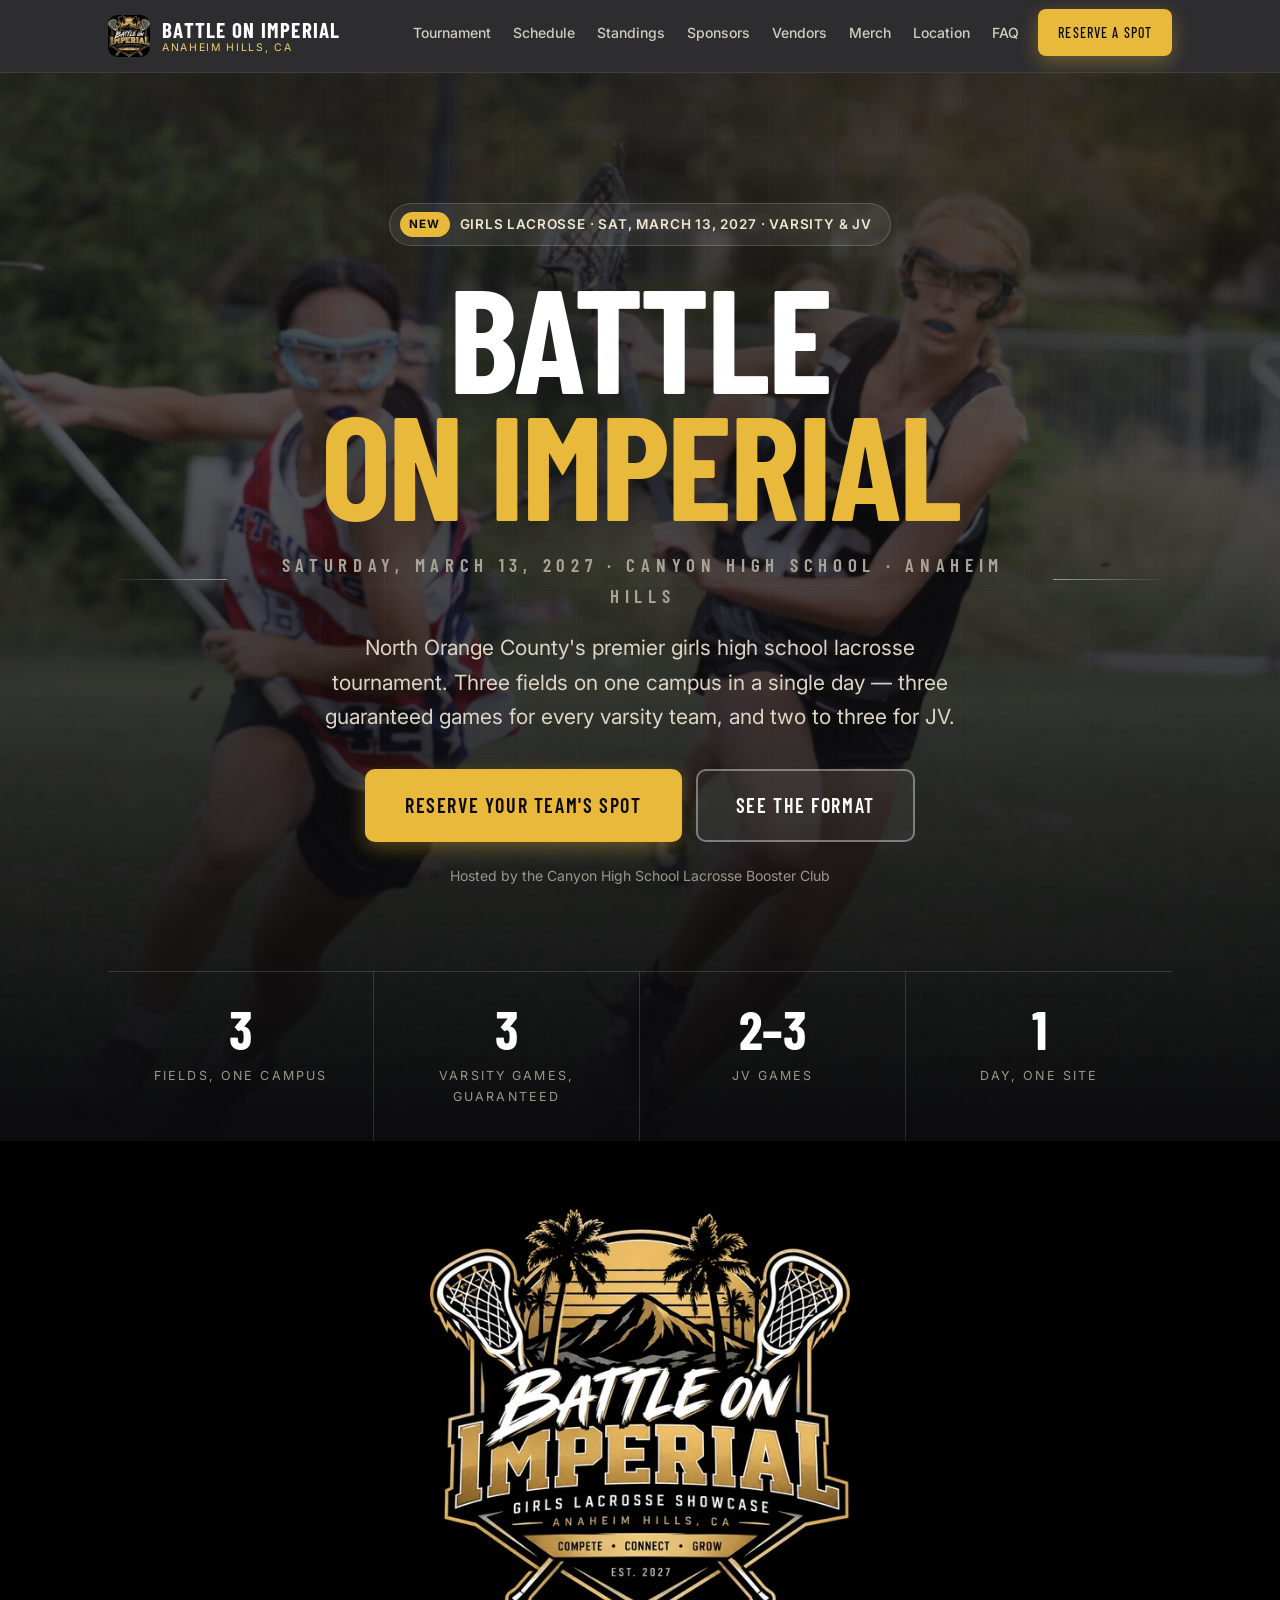
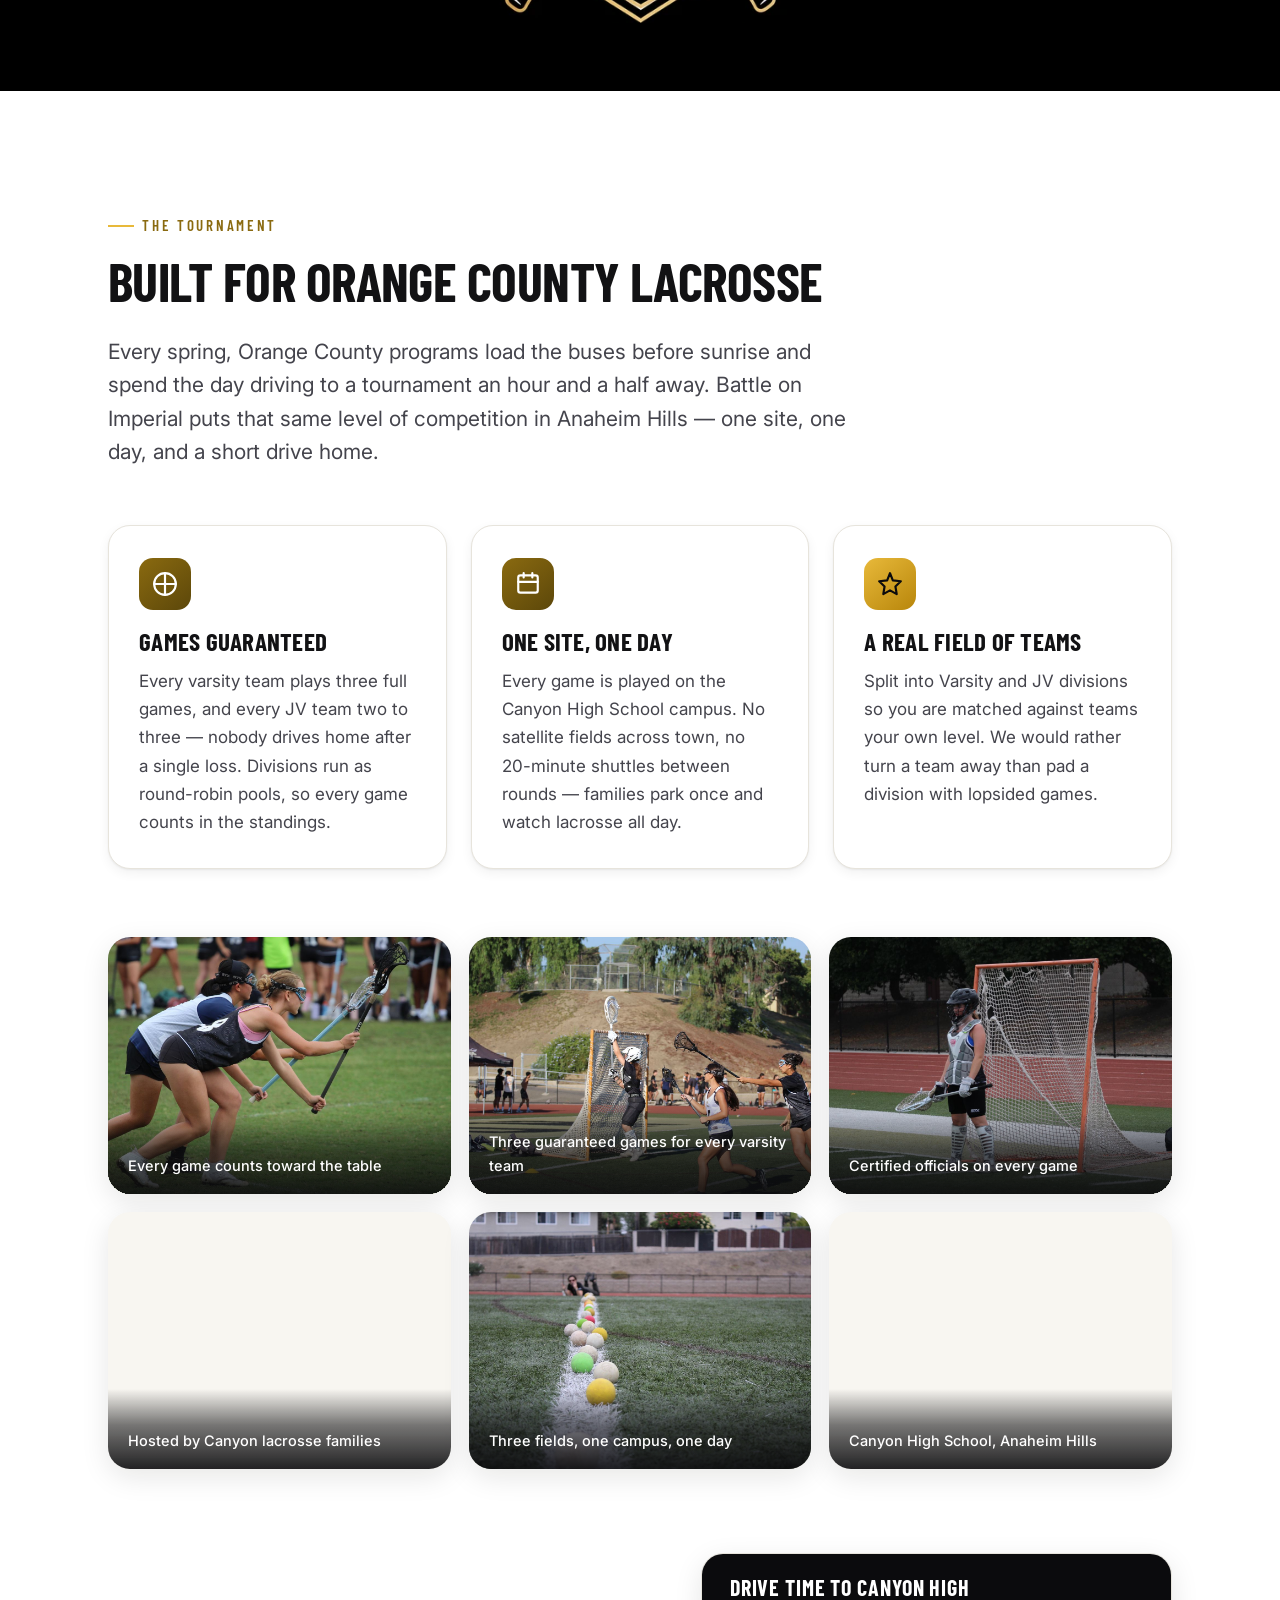
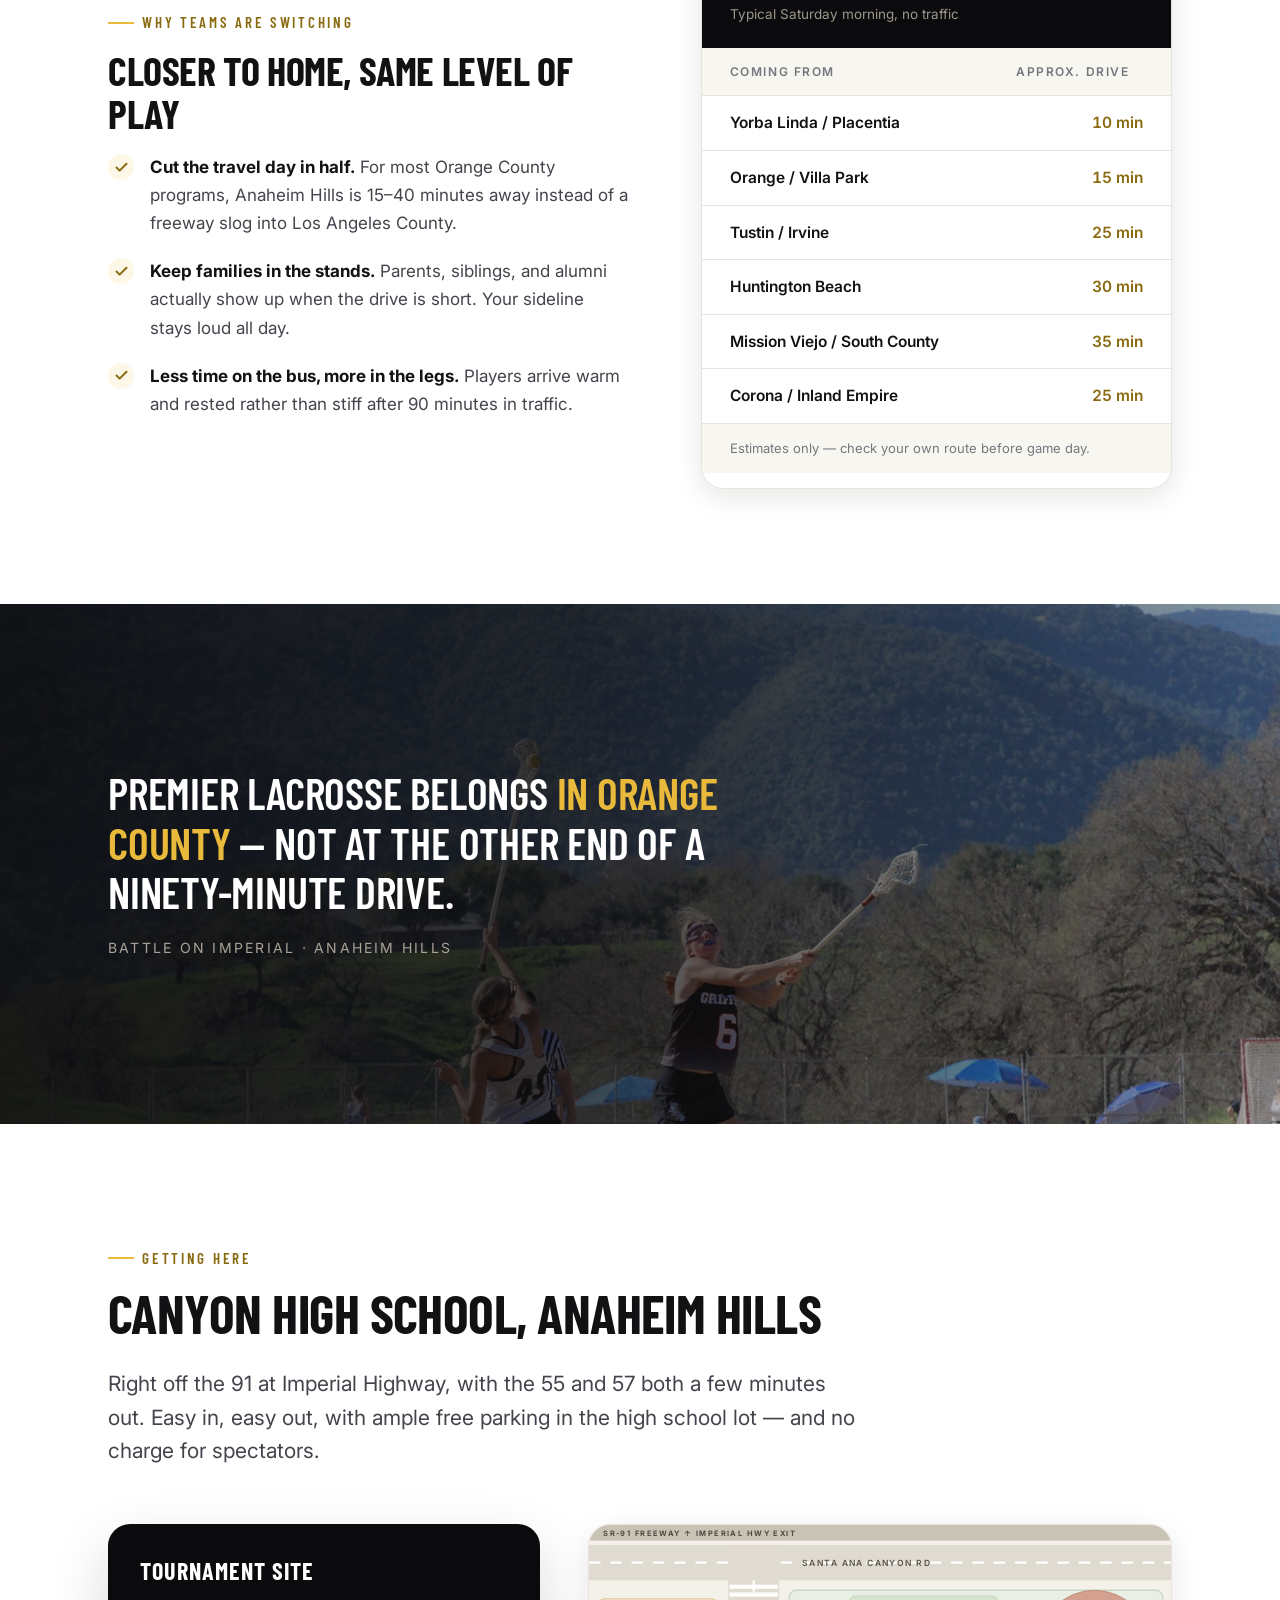
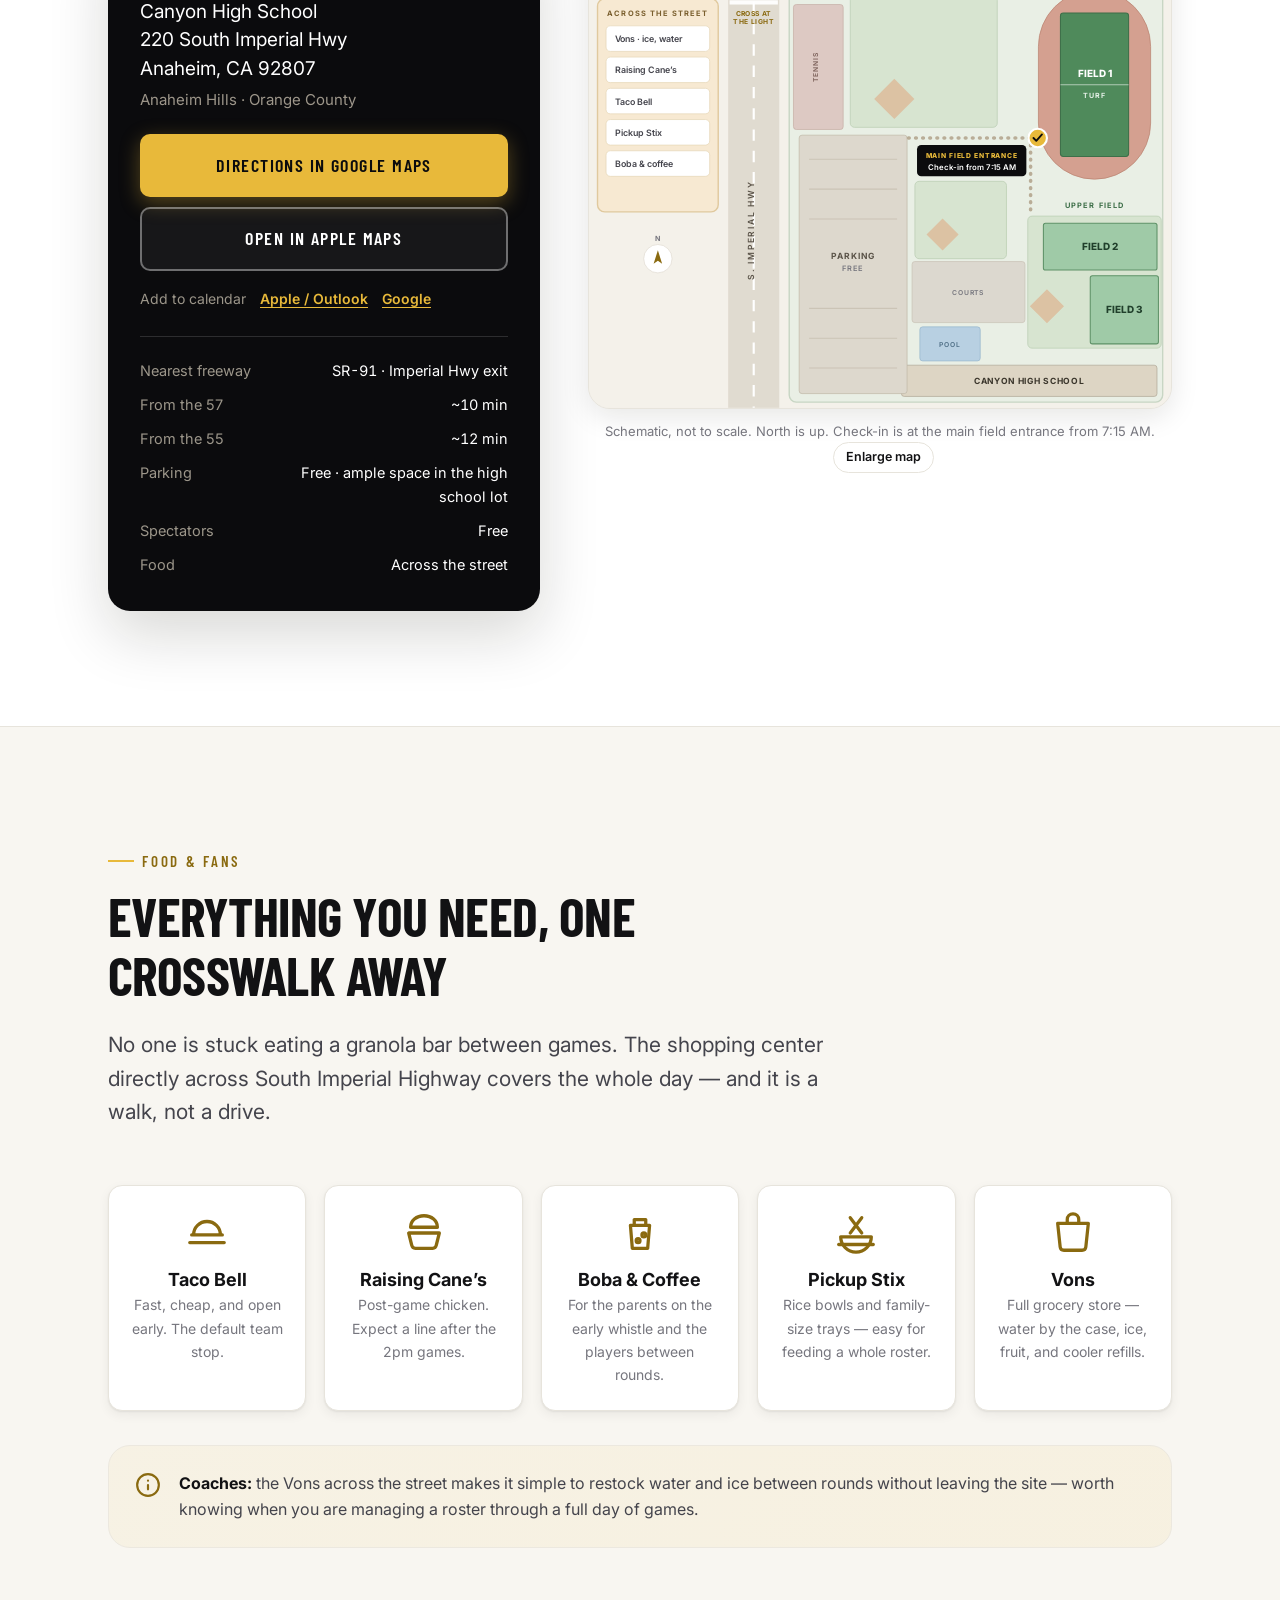
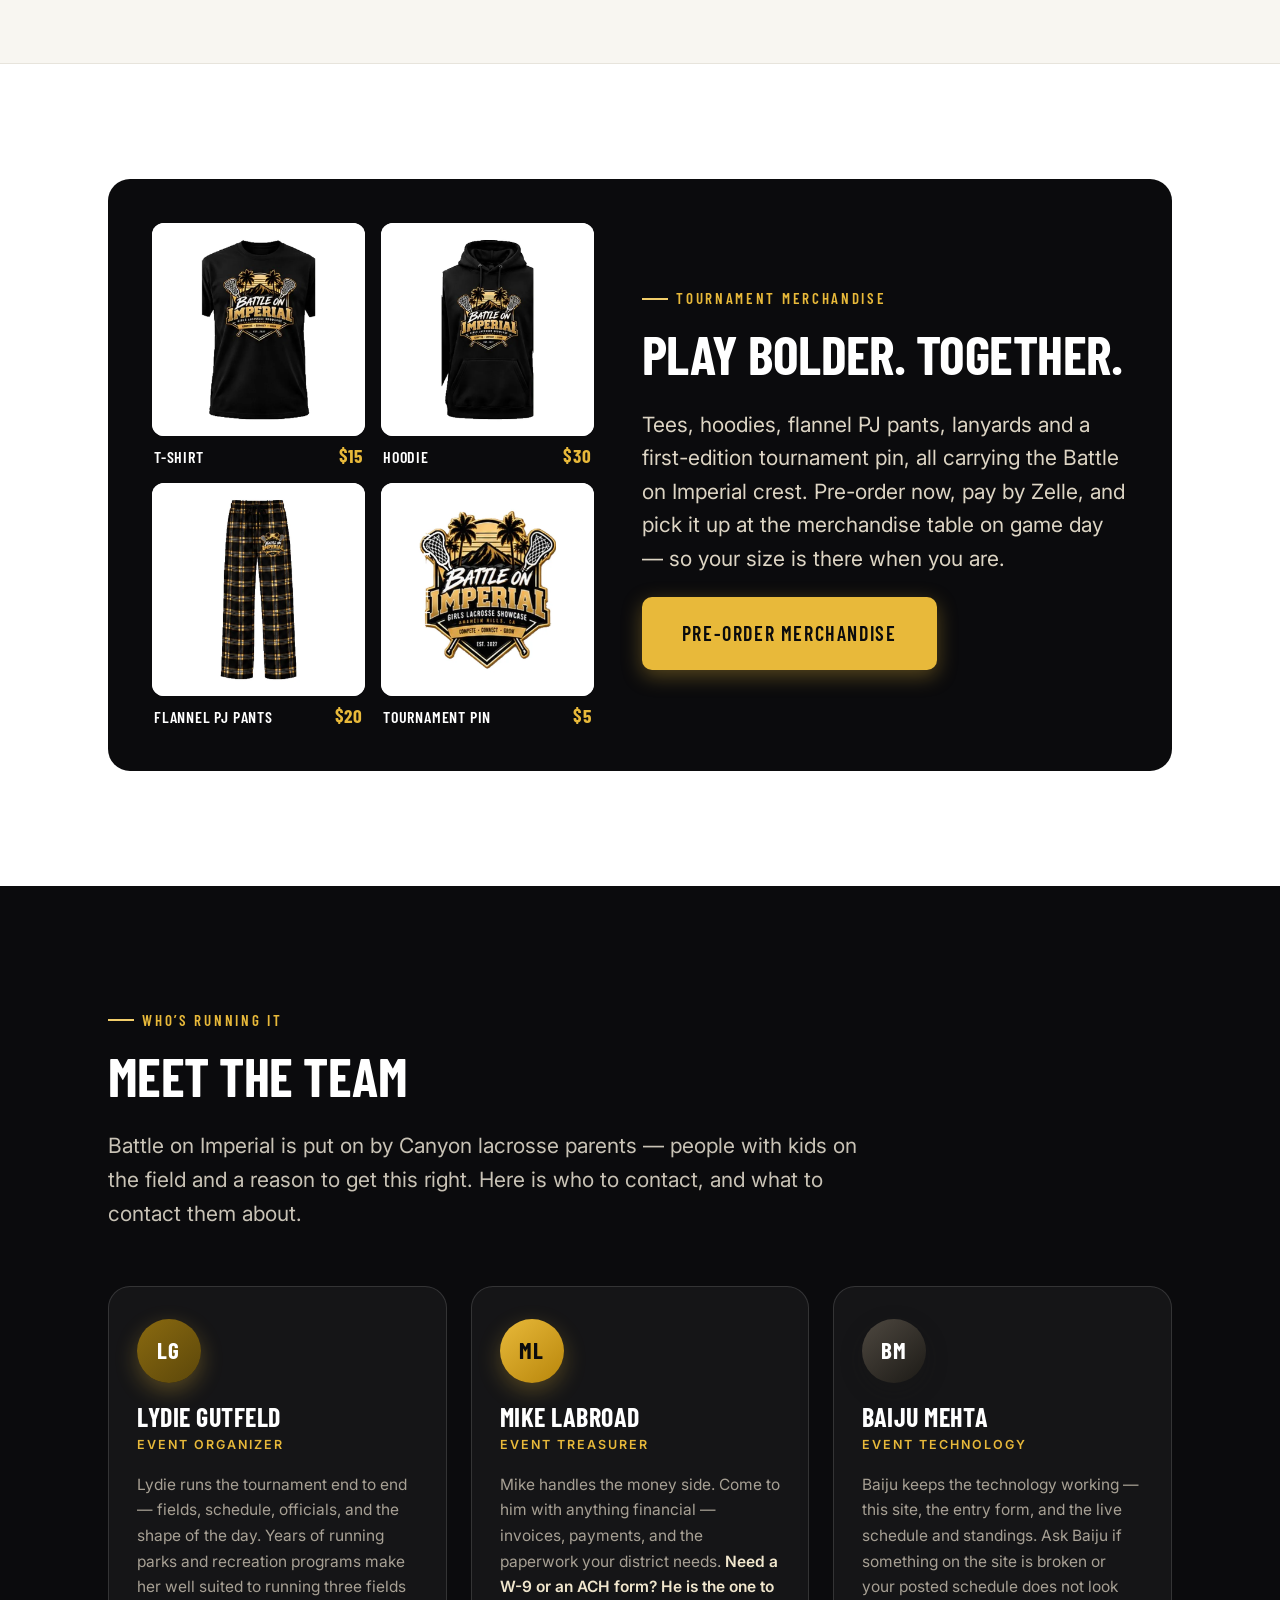
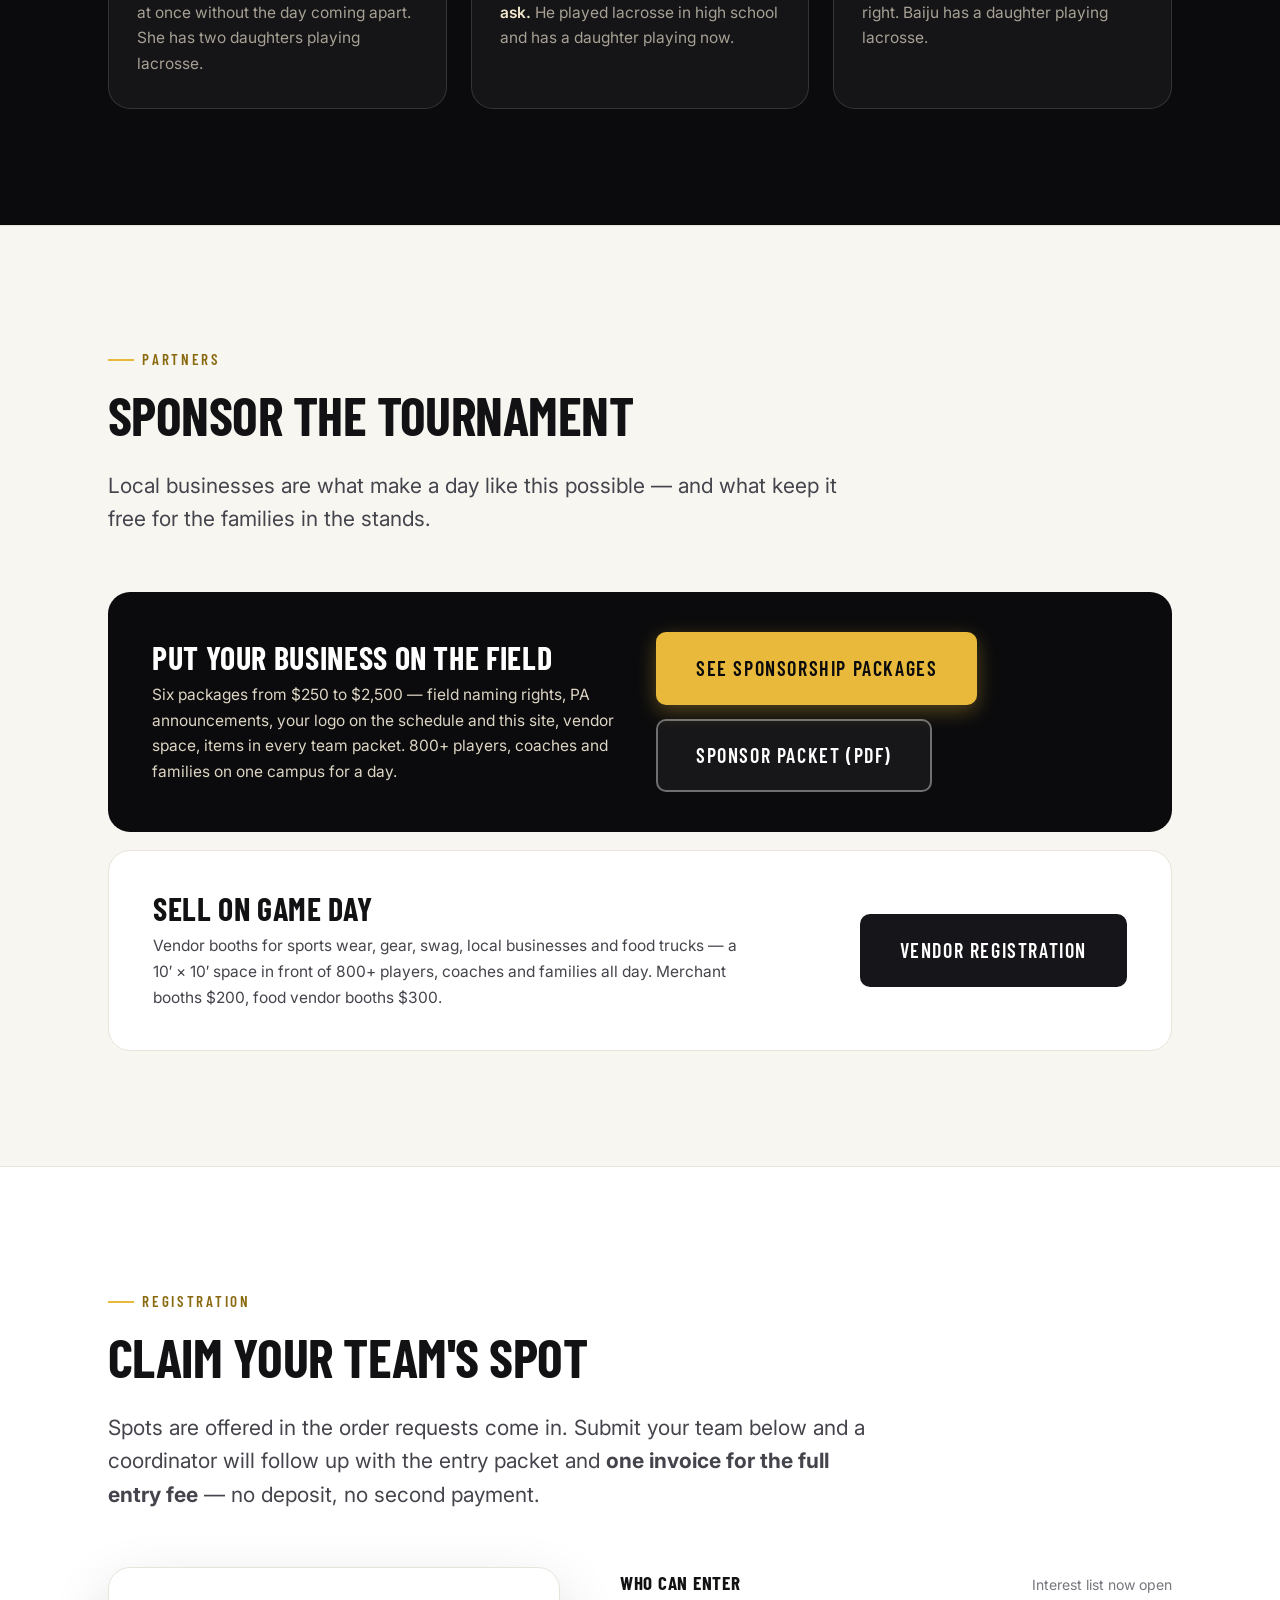
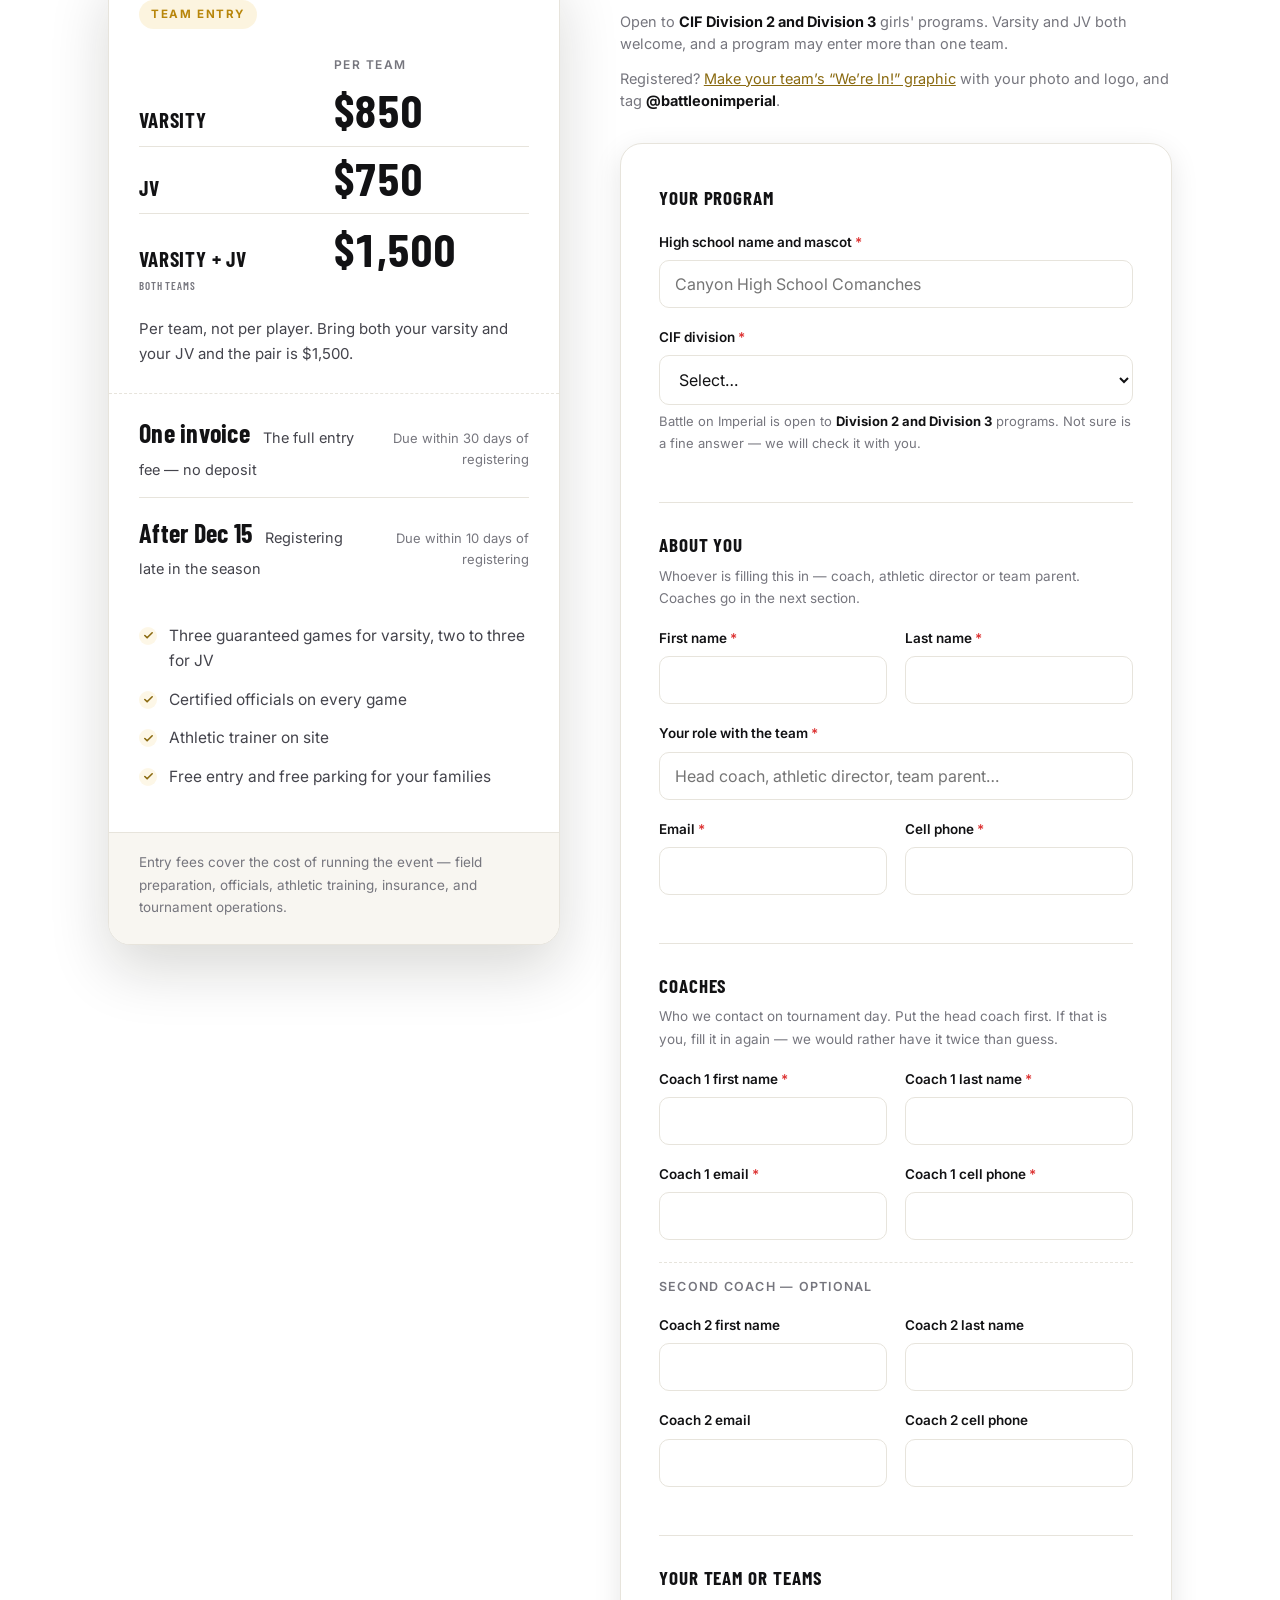
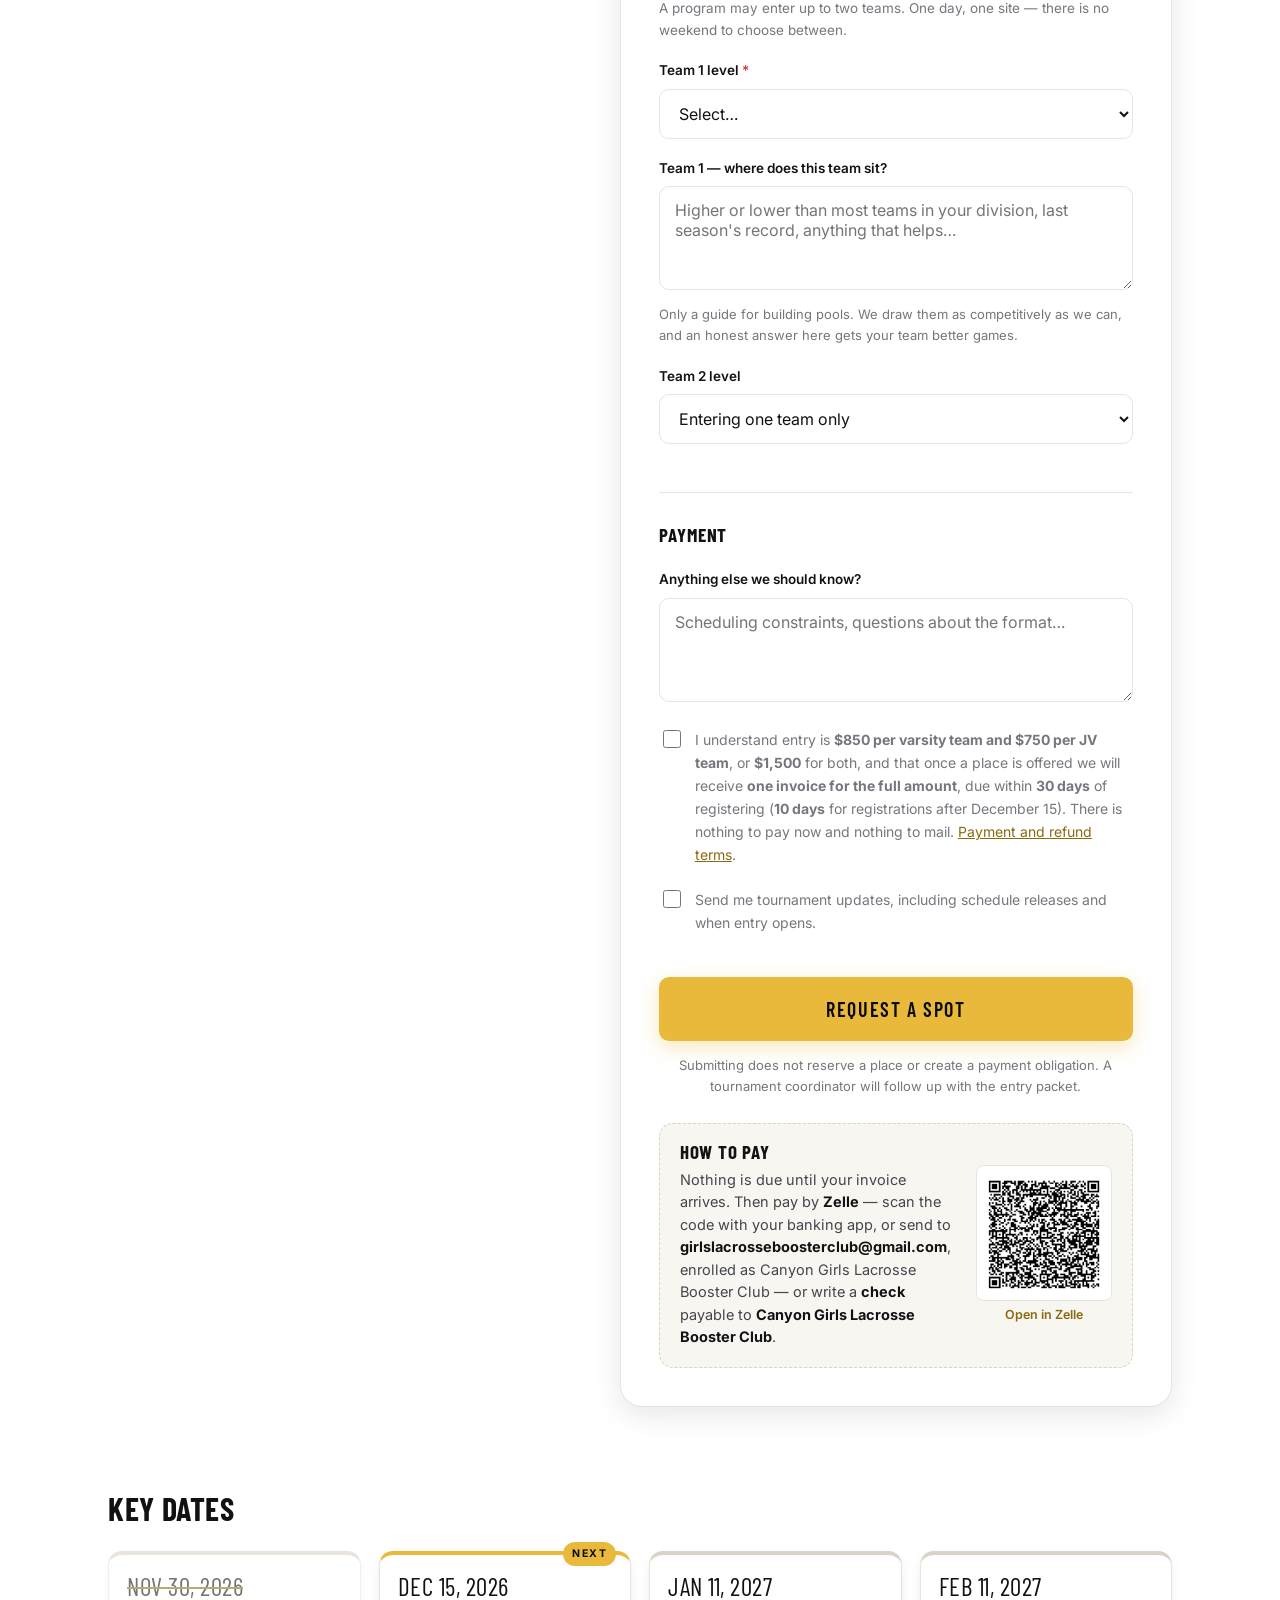
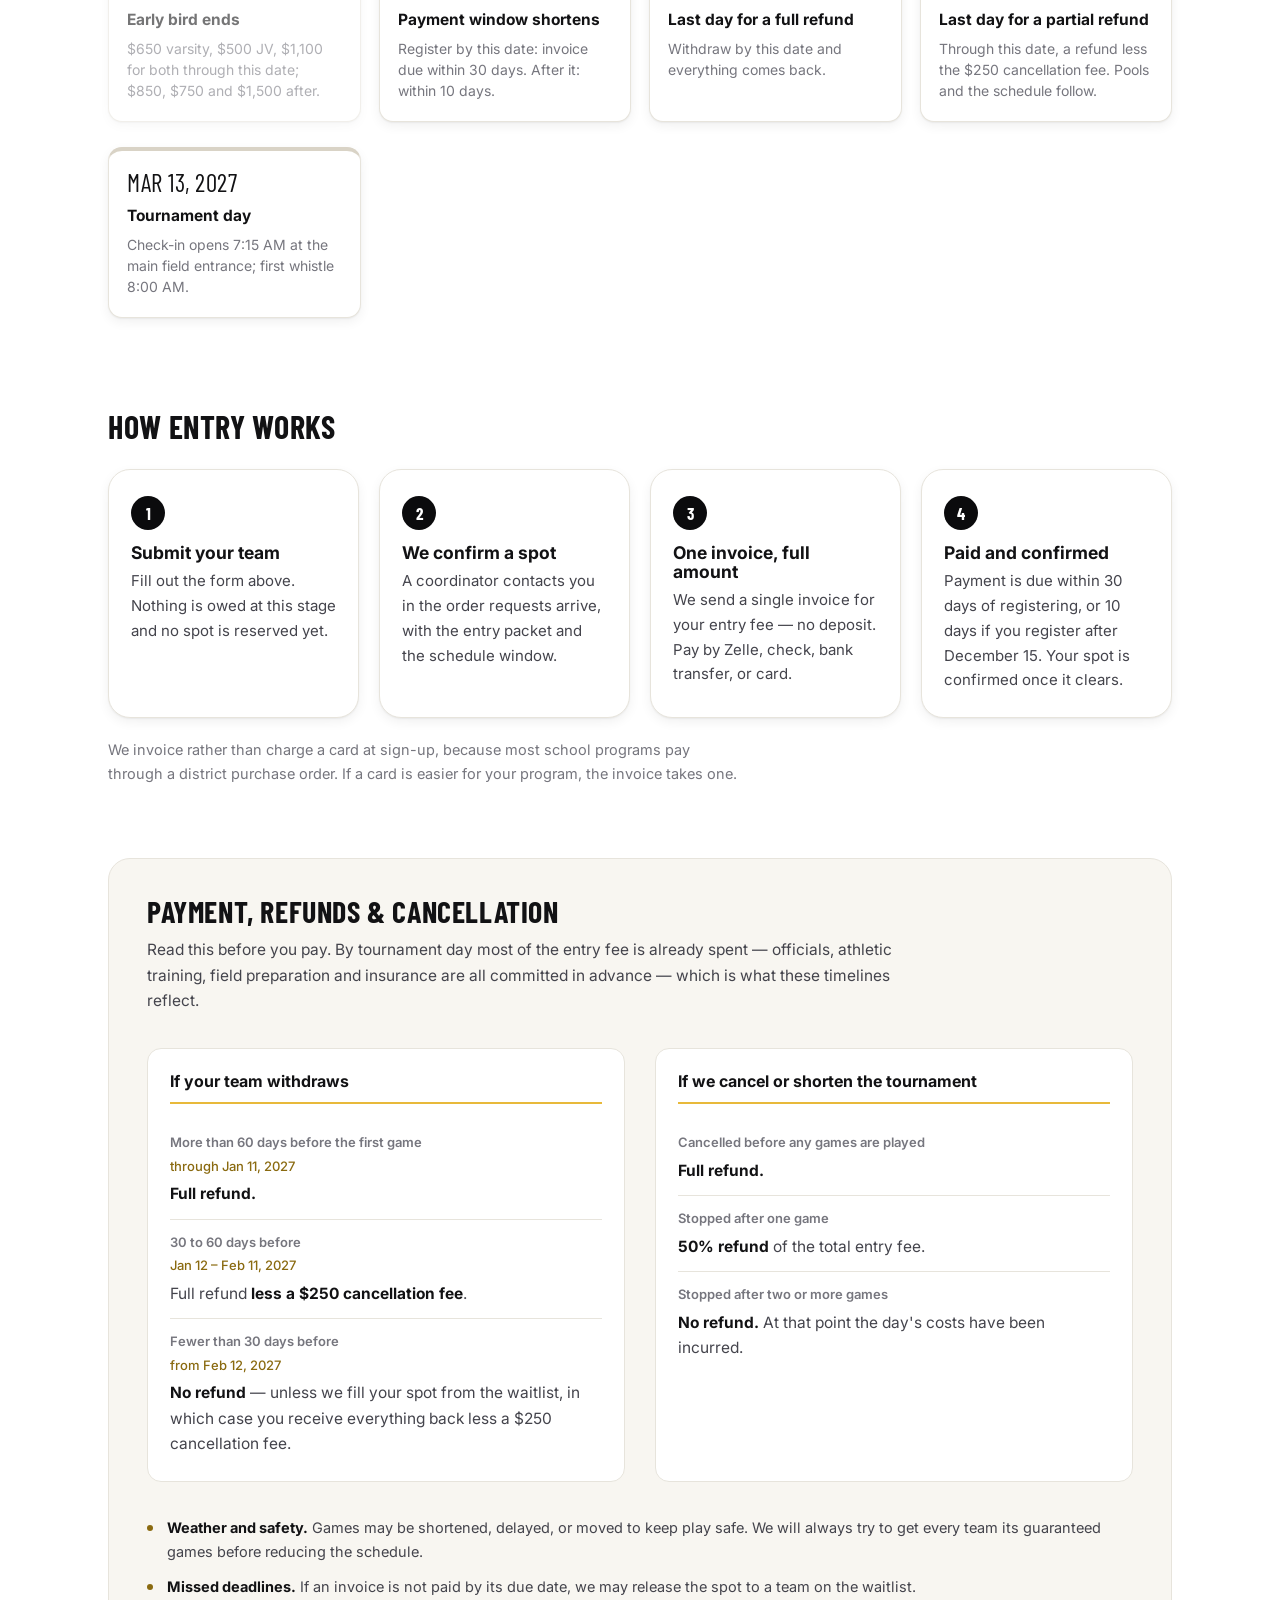
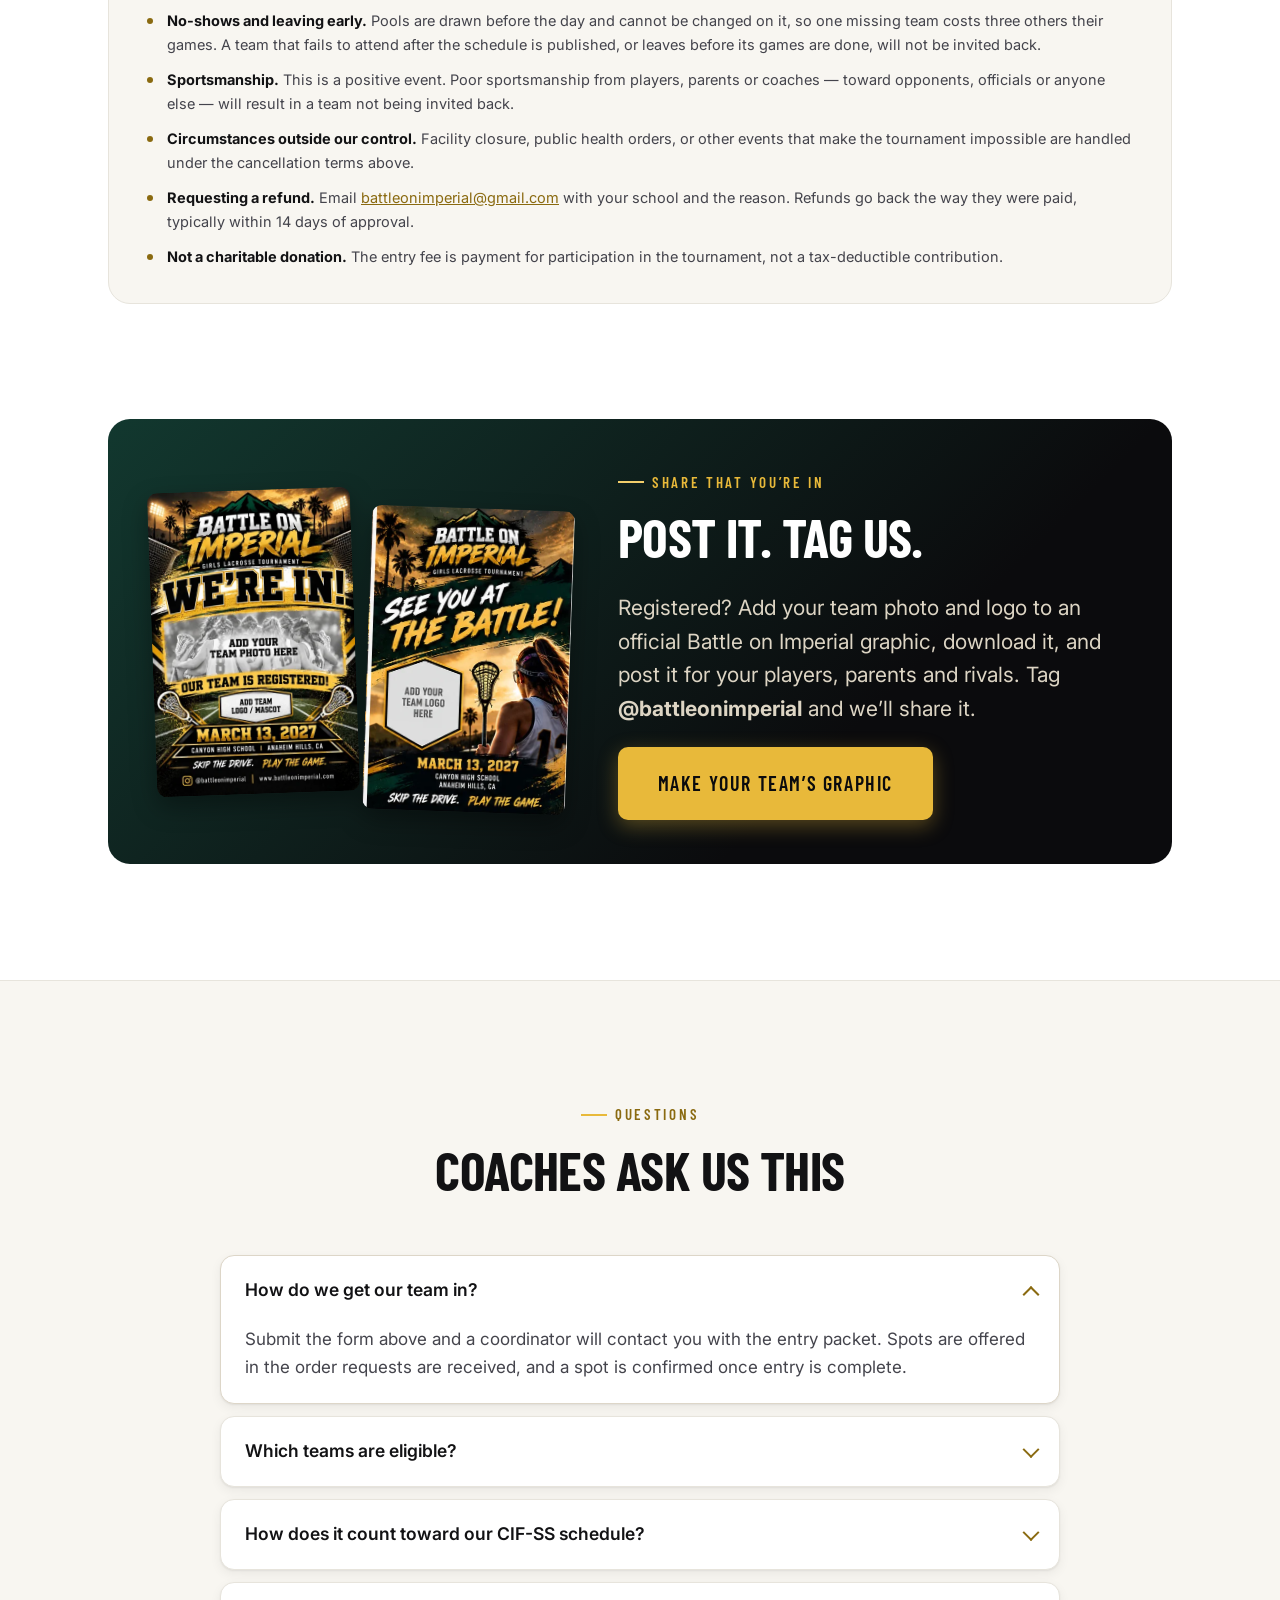
<file: index.html>
<!DOCTYPE html>
<html lang="en">
<head>
<meta charset="utf-8">
<meta name="viewport" content="width=device-width, initial-scale=1">
<title>Battle on Imperial — Girls Lacrosse Tournament, Anaheim Hills CA | March 13, 2027</title>
<meta name="description" content="Battle on Imperial is a one-day girls high school lacrosse tournament in Orange County, California: Saturday, March 13, 2027 at Canyon High School, Anaheim Hills. Varsity and JV pools for CIF Southern Section Division 2 and 3 programs, three guaranteed varsity games, free for spectators. Early bird entry through November 30.">

<!-- Social preview -->
<meta property="og:title" content="Battle on Imperial — Girls Lacrosse Tournament, Anaheim Hills, March 13, 2027">
<meta property="og:description" content="Saturday, March 13, 2027 in Anaheim Hills. Girls high school lacrosse — three fields on one campus, three guaranteed games for varsity, two to three for JV. Early bird pricing through November 30.">
<meta property="og:type" content="website">
<!-- EDIT: og:image and og:url must be absolute — a relative path is ignored by
     every scraper. The host is www: the apex 308s to it, and pointing a
     scraper at a redirect is a needless hop. The canonical below is what stops
     the old battleon-imperial.vercel.app address, which still serves this same
     site, from being indexed as a duplicate. -->
<link rel="canonical" href="https://www.battleonimperial.com/">
<meta property="og:url" content="https://www.battleonimperial.com/">
<meta property="og:image" content="https://www.battleonimperial.com/assets/img/og-battle-on-imperial.jpg">
<meta property="og:image:width" content="1200">
<meta property="og:image:height" content="630">
<meta property="og:image:alt" content="Battle on Imperial — Girls Lacrosse Showcase, Anaheim Hills, California.">
<meta name="twitter:card" content="summary_large_image">
<meta name="theme-color" content="#0b0b0d">

<!-- EDIT: structured data for Google's event listings. The date, address,
     prices and the early-bird deadline here must match the copy below — a
     mismatch is what gets a rich result pulled. isAccessibleForFree refers to
     spectators; the offers are team entry. March 13, 2027 is still PST
     (clocks change the next morning), hence -08:00. -->
<script type="application/ld+json">
{
  "@context": "https://schema.org",
  "@type": "SportsEvent",
  "name": "Battle on Imperial",
  "description": "A one-day girls high school lacrosse tournament at Canyon High School in Anaheim Hills. Round-robin pools on three fields; three guaranteed games for varsity, two to three for JV. Free for spectators, free parking.",
  "sport": "Lacrosse",
  "startDate": "2027-03-13T08:00:00-08:00",
  "endDate": "2027-03-13T17:00:00-08:00",
  "doorTime": "2027-03-13T07:15:00-08:00",
  "eventStatus": "https://schema.org/EventScheduled",
  "eventAttendanceMode": "https://schema.org/OfflineEventAttendanceMode",
  "isAccessibleForFree": true,
  "url": "https://www.battleonimperial.com/",
  "image": ["https://www.battleonimperial.com/assets/img/og-battle-on-imperial.jpg"],
  "location": {
    "@type": "Place",
    "name": "Canyon High School",
    "address": {
      "@type": "PostalAddress",
      "streetAddress": "220 S Imperial Hwy",
      "addressLocality": "Anaheim",
      "addressRegion": "CA",
      "postalCode": "92807",
      "addressCountry": "US"
    }
  },
  "performer": {
    "@type": "SportsTeam",
    "name": "Girls high school lacrosse programs from across Southern California"
  },
  "organizer": {
    "@type": "Organization",
    "name": "Canyon High School Lacrosse Booster Club",
    "url": "https://www.battleonimperial.com/",
    "email": "battleonimperial@gmail.com"
  },
  "offers": [
    { "@type": "Offer", "name": "Varsity team entry, early bird", "price": "650", "priceCurrency": "USD", "validFrom": "2026-10-01T00:00:00-07:00", "validThrough": "2026-11-30T23:59:59-08:00", "availability": "https://schema.org/InStock", "url": "https://www.battleonimperial.com/#register" },
    { "@type": "Offer", "name": "JV team entry, early bird", "price": "500", "priceCurrency": "USD", "validFrom": "2026-10-01T00:00:00-07:00", "validThrough": "2026-11-30T23:59:59-08:00", "availability": "https://schema.org/InStock", "url": "https://www.battleonimperial.com/#register" },
    { "@type": "Offer", "name": "Varsity team entry", "price": "850", "priceCurrency": "USD", "validFrom": "2026-12-01T00:00:00-08:00", "availability": "https://schema.org/InStock", "url": "https://www.battleonimperial.com/#register" },
    { "@type": "Offer", "name": "JV team entry", "price": "750", "priceCurrency": "USD", "validFrom": "2026-12-01T00:00:00-08:00", "availability": "https://schema.org/InStock", "url": "https://www.battleonimperial.com/#register" },
    { "@type": "Offer", "name": "Varsity and JV teams together, early bird", "price": "1100", "priceCurrency": "USD", "validFrom": "2026-10-01T00:00:00-07:00", "validThrough": "2026-11-30T23:59:59-08:00", "availability": "https://schema.org/InStock", "url": "https://www.battleonimperial.com/#register" },
    { "@type": "Offer", "name": "Varsity and JV teams together", "price": "1500", "priceCurrency": "USD", "validFrom": "2026-12-01T00:00:00-08:00", "availability": "https://schema.org/InStock", "url": "https://www.battleonimperial.com/#register" }
  ]
}
</script>

<link rel="preconnect" href="https://fonts.googleapis.com">
<link rel="preconnect" href="https://fonts.gstatic.com" crossorigin>
<link href="https://fonts.googleapis.com/css2?family=Barlow+Condensed:wght@500;600;700&family=Inter:wght@400;500;600;700&display=swap" rel="stylesheet">
<link rel="stylesheet" href="assets/styles.css">
<link rel="preload" as="image" href="assets/img/hero-canyon.jpg" fetchpriority="high">

<link rel="icon" type="image/png" sizes="32x32" href="assets/img/favicon-32.png">
<link rel="apple-touch-icon" sizes="180x180" href="assets/img/apple-touch-icon.png">
</head>
<body>

<a class="skip-link" href="#main">Skip to main content</a>

<!-- ============================================================== NAV -- -->
<header class="nav" id="nav">
  <div class="wrap nav__inner">
    <a class="brand" href="#top">
      <picture>
        <source srcset="assets/img/logo-96.webp" type="image/webp">
        <img class="brand__mark" src="assets/img/logo-96.png" width="96" height="95" alt="" aria-hidden="true" decoding="async">
      </picture>
      <span class="brand__text">
        <span class="brand__name">Battle on Imperial</span>
        <span class="brand__sub">Anaheim Hills, CA</span>
      </span>
    </a>

    <button class="nav__toggle" id="navToggle" aria-expanded="false" aria-controls="navLinks" aria-label="Toggle menu">
      <span></span>
    </button>

    <ul class="nav__links" id="navLinks">
      <li><a href="#tournament">Tournament</a></li>
      <li><a href="schedule.html">Schedule</a></li>
      <li><a href="standings.html">Standings</a></li>
      <li><a href="sponsors.html">Sponsors</a></li>
      <li><a href="vendors.html">Vendors</a></li>
      <li><a href="merch.html">Merch</a></li>
      <li><a href="#location">Location</a></li>
      <li><a href="#faq">FAQ</a></li>
      <li><a class="btn btn--primary nav__cta" href="#register">Reserve a Spot</a></li>
    </ul>
  </div>
</header>

<main id="main">

<!-- ============================================================= HERO -- -->
<section class="hero" id="top">
  <div class="hero__bg">
    <img src="assets/img/hero-canyon.jpg" width="1920" height="1280" alt="" fetchpriority="high" decoding="async">
  </div>
  <div class="wrap">
    <div class="hero__inner">
      <p class="hero__badge"><b>New</b> Girls Lacrosse &middot; Sat, March 13, 2027 &middot; Varsity &amp; JV</p>

      <h1>Battle<br><span class="line-2">On Imperial</span></h1>

      <!-- EDIT: the date appears here, in the badge above, in the hero note
           below, in the "When is the tournament?" FAQ, and in the meta
           description + og:description at the top of this file. Change all
           five together. -->
      <div class="hero__rule">
        <span></span>
        <b>Saturday, March 13, 2027 &middot; Canyon High School &middot; Anaheim Hills</b>
        <span></span>
      </div>

      <p class="hero__sub">
        North Orange County's premier girls high school lacrosse tournament. Three fields
        on one campus in a single day &mdash; three guaranteed games for every varsity
        team, and two to three for JV.
      </p>

      <div class="hero__actions">
        <a class="btn btn--primary btn--lg" href="#register">Reserve Your Team's Spot</a>
        <a class="btn btn--ghost btn--lg" href="#tournament">See the Format</a>
      </div>

      <!-- EDIT: early bird ends 30 Nov 2026. assets/script.js swaps this note
           and the price table automatically after that date; the static text
           states the deadline so it is still correct with scripts off. -->
      <p class="hero__note" data-earlybird>Early bird pricing through November 30 &middot; Hosted by the Canyon High School Lacrosse Booster Club</p>
      <p class="hero__note" data-regular hidden>Hosted by the Canyon High School Lacrosse Booster Club</p>
    </div>

    <div class="statbar">
      <div class="statbar__item">
        <div class="statbar__num" data-count="3">3</div>
        <div class="statbar__label">Fields, One Campus</div>
      </div>
      <div class="statbar__item">
        <div class="statbar__num" data-count="3">3</div>
        <div class="statbar__label">Varsity Games, Guaranteed</div>
      </div>
      <div class="statbar__item">
        <div class="statbar__num">2&ndash;3</div>
        <div class="statbar__label">JV Games</div>
      </div>
      <div class="statbar__item">
        <div class="statbar__num">1</div>
        <div class="statbar__label">Day, One Site</div>
      </div>
    </div>
  </div>
</section>

<!-- ============================================================ CREST -- -->
<!-- EDIT: the logo artwork sits on a black background that cannot be made
     transparent. 95% of its near-black pixels connect to the file's border,
     so a background knockout takes the palm silhouettes and the outlines with
     it. That is why this band is pure #000 rather than --black-900: matching
     the file exactly is what makes the edges of the image disappear. Any
     container you put this logo in has to be black for the same reason. -->
<section class="crest">
  <div class="wrap">
    <!-- Renders at 420px, so 480 covers 1x and 900 covers 2x. Not lazy: this
         sits right under the hero and is usually on screen at load, where a
         lazy image just pops in late. -->
    <picture>
      <source type="image/webp" srcset="assets/img/logo-480.webp 1x, assets/img/logo.webp 2x">
      <img src="assets/img/logo-480.png" srcset="assets/img/logo-480.png 1x, assets/img/logo.png 2x"
           width="480" height="473" decoding="async"
           alt="Battle on Imperial — Girls Lacrosse Showcase, Anaheim Hills, California. Compete, Connect, Grow. Established 2027.">
    </picture>
  </div>
</section>

<!-- ======================================================= TOURNAMENT -- -->
<section class="section" id="tournament">
  <div class="wrap">
    <div class="section-head reveal">
      <p class="eyebrow">The Tournament</p>
      <h2 class="title">Built for Orange County Lacrosse</h2>
      <p class="lede">
        Every spring, Orange County programs load the buses before sunrise and spend the
        day driving to a tournament an hour and a half away. Battle on Imperial puts that
        same level of competition in Anaheim Hills &mdash; one site, one day, and a
        short drive home.
      </p>
    </div>

    <div class="grid grid--3">
      <article class="card reveal">
        <div class="card__icon" aria-hidden="true">
          <svg viewBox="0 0 24 24" fill="none" stroke="currentColor" stroke-width="2" stroke-linecap="round" stroke-linejoin="round">
            <path d="M2 12h20"/><path d="M12 2v20"/><circle cx="12" cy="12" r="10"/>
          </svg>
        </div>
        <h3>Games Guaranteed</h3>
        <p>
          Every varsity team plays three full games, and every JV team two to three
          &mdash; nobody drives home after a single loss. Divisions run as round-robin
          pools, so every game counts in the standings.
        </p>
      </article>

      <article class="card reveal">
        <div class="card__icon" aria-hidden="true">
          <svg viewBox="0 0 24 24" fill="none" stroke="currentColor" stroke-width="2" stroke-linecap="round" stroke-linejoin="round">
            <rect x="3" y="4" width="18" height="16" rx="2"/><path d="M8 2v4M16 2v4M3 10h18"/>
          </svg>
        </div>
        <h3>One Site, One Day</h3>
        <p>
          Every game is played on the Canyon High School campus. No satellite fields across
          town, no 20-minute shuttles between rounds &mdash; families park once and watch
          lacrosse all day.
        </p>
      </article>

      <article class="card reveal card--gold">
        <div class="card__icon" aria-hidden="true">
          <svg viewBox="0 0 24 24" fill="none" stroke="currentColor" stroke-width="2" stroke-linecap="round" stroke-linejoin="round">
            <path d="M12 2l2.6 6.6L22 9.5l-5 4.8 1.2 7-6.2-3.4L5.8 21.3 7 14.3 2 9.5l7.4-.9z"/>
          </svg>
        </div>
        <h3>A Real Field of Teams</h3>
        <p>
          Split into Varsity and JV divisions so you are matched
          against teams your own level. We would rather turn a team away than pad a
          division with lopsided games.
        </p>
      </article>
    </div>

    <div class="gallery reveal">
      <figure>
        <img src="assets/img/gallery-draw.jpg" width="1400" height="933" alt="Two players stretch for the ball at the draw, sticks crossed above them." loading="lazy" decoding="async">
        <figcaption>Every game counts toward the table</figcaption>
      </figure>
      <figure>
        <img src="assets/img/gallery-save.jpg" width="1400" height="933" alt="A Canyon goalkeeper reaches up to make a save as attackers close in." loading="lazy" decoding="async">
        <figcaption>Three guaranteed games for every varsity team</figcaption>
      </figure>
      <figure>
        <img src="assets/img/gallery-goalie.jpg" width="1400" height="933" alt="A goalkeeper in full pads standing in front of the goal before a game." loading="lazy" decoding="async">
        <figcaption>Certified officials on every game</figcaption>
      </figure>
      <figure>
        <img src="assets/img/gallery-squad.jpg" width="1400" height="933" alt="Five Canyon players holding lacrosse balls out toward the camera outside the school." loading="lazy" decoding="async">
        <figcaption>Hosted by Canyon lacrosse families</figcaption>
      </figure>
      <figure>
        <img src="assets/img/gallery-balls.jpg" width="1400" height="933" alt="Lacrosse balls lined up along a chalk line on the practice field." loading="lazy" decoding="async">
        <figcaption>Three fields, one campus, one day</figcaption>
      </figure>
      <figure>
        <img src="assets/img/gallery-team.jpg" width="1400" height="933" alt="The Canyon High School girls lacrosse squad together in front of the school." loading="lazy" decoding="async">
        <figcaption>Canyon High School, Anaheim Hills</figcaption>
      </figure>
    </div>

    <div class="split" style="margin-top: clamp(48px, 7vw, 84px);">
      <div class="reveal">
        <p class="eyebrow">Why Teams Are Switching</p>
        <h2 class="title" style="font-size: clamp(28px, 4vw, 40px);">Closer to Home, Same Level of Play</h2>
        <ul class="checklist">
          <li><b>Cut the travel day in half.</b> For most Orange County programs, Anaheim Hills is 15&ndash;40 minutes away instead of a freeway slog into Los Angeles County.</li>
          <li><b>Keep families in the stands.</b> Parents, siblings, and alumni actually show up when the drive is short. Your sideline stays loud all day.</li>
          <li><b>Less time on the bus, more in the legs.</b> Players arrive warm and rested rather than stiff after 90 minutes in traffic.</li>
        </ul>
      </div>

      <div class="reveal">
        <div class="compare">
          <div class="compare__head">
            <h3>Drive Time to Canyon High</h3>
            <p>Typical Saturday morning, no traffic</p>
          </div>
          <div class="compare__scroll" tabindex="0" role="region" aria-label="Drive times to Canyon High School">
            <table>
              <thead>
                <tr><th scope="col">Coming From</th><th scope="col">Approx. Drive</th></tr>
              </thead>
              <tbody>
                <tr><td>Yorba Linda / Placentia</td><td>10 min</td></tr>
                <tr><td>Orange / Villa Park</td><td>15 min</td></tr>
                <tr><td>Tustin / Irvine</td><td>25 min</td></tr>
                <tr><td>Huntington Beach</td><td>30 min</td></tr>
                <tr><td>Mission Viejo / South County</td><td>35 min</td></tr>
                <tr><td>Corona / Inland Empire</td><td>25 min</td></tr>
              </tbody>
            </table>
          </div>
          <p class="compare__foot">Estimates only &mdash; check your own route before game day.</p>
        </div>
      </div>
    </div>
  </div>
</section>

<!-- ======================================================= PHOTO BAND -- -->
<section class="band">
  <div class="band__img">
    <img src="assets/img/band-canyon.jpg" width="2000" height="1333" alt="Two players leaping for the draw on an open field with the hills behind them." loading="lazy" decoding="async">
  </div>
  <div class="wrap">
    <blockquote>
      Premier lacrosse belongs <em>in Orange County</em> &mdash; not at the other end of a
      ninety-minute drive.
    </blockquote>
    <cite>Battle on Imperial &middot; Anaheim Hills</cite>
  </div>
</section>

<!-- ========================================================= LOCATION -- -->
<section class="section" id="location">
  <div class="wrap">
    <div class="section-head reveal">
      <p class="eyebrow">Getting Here</p>
      <h2 class="title">Canyon High School, Anaheim Hills</h2>
      <p class="lede">
        Right off the 91 at Imperial Highway, with the 55 and 57 both a few minutes out.
        Easy in, easy out, with ample free parking in the high school lot &mdash; and no
        charge for spectators.
      </p>
    </div>

    <div class="loc__grid">
      <div class="reveal">
        <div class="addr-card">
          <h3>Tournament Site</h3>
          <address>
            Canyon High School<br>
            220 South Imperial Hwy<br>
            Anaheim, CA 92807
            <span>Anaheim Hills &middot; Orange County</span>
          </address>

          <a class="btn btn--primary btn--block"
             href="https://www.google.com/maps/dir/?api=1&destination=220+S+Imperial+Hwy%2C+Anaheim%2C+CA+92807"
             target="_blank" rel="noopener">Directions in Google Maps</a>
          <a class="btn btn--ghost btn--block"
             href="https://maps.apple.com/?daddr=220+S+Imperial+Hwy,+Anaheim,+CA+92807"
             target="_blank" rel="noopener">Open in Apple Maps</a>

          <!-- EDIT: the .ics file at the site root and the Google Calendar link
               both carry the date and address. Change them with the date. -->
          <div class="addr-card__cal">
            <span>Add to calendar</span>
            <a href="battle-on-imperial.ics" download="battle-on-imperial.ics">Apple / Outlook</a>
            <a href="https://calendar.google.com/calendar/render?action=TEMPLATE&amp;text=Battle+on+Imperial+%E2%80%93+Girls+Lacrosse+Tournament&amp;dates=20270313%2F20270314&amp;location=Canyon+High+School%2C+220+S+Imperial+Hwy%2C+Anaheim%2C+CA+92807&amp;details=Check-in+opens+7%3A15+AM+at+the+main+field+entrance%3B+first+whistle+8%3A00+AM.+Free+parking%2C+free+for+spectators.%0ASchedule%3A+https%3A%2F%2Fwww.battleonimperial.com%2Fschedule.html"
               target="_blank" rel="noopener">Google</a>
          </div>

          <hr>

          <dl>
            <dt>Nearest freeway</dt><dd>SR-91 &middot; Imperial Hwy exit</dd>
            <dt>From the 57</dt><dd>~10 min</dd>
            <dt>From the 55</dt><dd>~12 min</dd>
            <dt>Parking</dt><dd>Free &middot; ample space in the high school lot</dd>
            <dt>Spectators</dt><dd>Free</dd>
            <dt>Food</dt><dd>Across the street</dd>
          </dl>
        </div>
      </div>

      <figure class="mapfig reveal">
        <div class="mapfig__frame">
          <!-- EDIT: drawn from a Google Maps satellite view, north up. Campus is
               EAST of Imperial Hwy and SOUTH of Santa Ana Canyon Rd (the school
               is 220, an even number; the restaurants across the street are odd,
               e.g. Raising Cane's at 191). Field 1 is the turf stadium; Fields 2
               and 3 are the two marked areas on the upper field. The check-in
               marker sits at the main field entrance. Schematic, not to scale. -->
          <svg viewBox="0 0 820 680" role="img" aria-label="Map of Canyon High School, on the east side of South Imperial Highway and south of Santa Ana Canyon Road. Field 1 is the turf stadium field in the northeast corner of campus. Fields 2 and 3 are on the upper field in the southeast corner. Check-in is at the main field entrance from 7:15 AM. Free parking runs along Imperial Highway. Vons, Raising Cane's, Taco Bell, Pickup Stix and boba are directly across Imperial Highway.">
            <rect width="820" height="680" fill="#f4f1ea"/>

            <!-- SR-91, north of everything -->
            <rect x="0" y="0" width="820" height="22" fill="#c9c3b6"/>
            <text x="20" y="15" fill="#4e4840" font-family="Inter,sans-serif" font-size="10.5" font-weight="700" letter-spacing="2">SR-91 FREEWAY &#8593; IMPERIAL HWY EXIT</text>

            <!-- Santa Ana Canyon Rd, along the north edge of campus -->
            <rect x="0" y="28" width="820" height="50" fill="#e0dbd0"/>
            <line x1="0" y1="53" x2="820" y2="53" stroke="#ffffff" stroke-width="3" stroke-dasharray="16 14"/>
            <text x="300" y="58" fill="#5a5348" font-family="Inter,sans-serif" font-size="12" font-weight="600" letter-spacing="2">SANTA ANA CANYON RD</text>

            <!-- Imperial Hwy, along the west edge of campus -->
            <rect x="196" y="28" width="72" height="652" fill="#e0dbd0"/>
            <line x1="232" y1="78" x2="232" y2="680" stroke="#ffffff" stroke-width="3" stroke-dasharray="16 14"/>
            <text x="232" y="430" fill="#5a5348" font-family="Inter,sans-serif" font-size="12" font-weight="600"
                  text-anchor="middle" letter-spacing="2.5" transform="rotate(-90 232 430)">S. IMPERIAL HWY</text>

            <!-- crossing at the signal -->
            <g fill="#ffffff" opacity=".95">
              <rect x="198" y="84" width="68" height="6"/>
              <rect x="198" y="95" width="68" height="6"/>
              <rect x="198" y="106" width="68" height="6"/>
            </g>
            <text x="232" y="128" fill="#8a6a10" font-family="Inter,sans-serif" font-size="9.5" font-weight="700" text-anchor="middle" letter-spacing=".6">CROSS AT</text>
            <text x="232" y="140" fill="#8a6a10" font-family="Inter,sans-serif" font-size="9.5" font-weight="700" text-anchor="middle" letter-spacing=".6">THE LIGHT</text>

            <!-- across the street (west of Imperial) -->
            <rect x="12" y="104" width="170" height="300" rx="10" fill="#f7e9d2" stroke="#e0c99e" stroke-width="2"/>
            <text x="97" y="128" fill="#7a5f2e" font-family="Inter,sans-serif" font-size="10.5" font-weight="700" text-anchor="middle" letter-spacing="1.5">ACROSS THE STREET</text>
            <g font-family="Inter,sans-serif" font-size="12.5" font-weight="600" fill="#44444c">
              <rect x="24" y="142" width="146" height="36" rx="6" fill="#fff" stroke="#e6d6b6"/>
              <text x="36" y="165">Vons &#183; ice, water</text>
              <rect x="24" y="186" width="146" height="36" rx="6" fill="#fff" stroke="#e6d6b6"/>
              <text x="36" y="209">Raising Cane&#8217;s</text>
              <rect x="24" y="230" width="146" height="36" rx="6" fill="#fff" stroke="#e6d6b6"/>
              <text x="36" y="253">Taco Bell</text>
              <rect x="24" y="274" width="146" height="36" rx="6" fill="#fff" stroke="#e6d6b6"/>
              <text x="36" y="297">Pickup Stix</text>
              <rect x="24" y="318" width="146" height="36" rx="6" fill="#fff" stroke="#e6d6b6"/>
              <text x="36" y="341">Boba &amp; coffee</text>
            </g>

            <!-- north arrow -->
            <g transform="translate(97,470)">
              <circle r="20" fill="#fff" stroke="#e0dbd0"/>
              <path d="M0,-12 L6,7 L0,3 L-6,7 Z" fill="#8a6a10"/>
              <text y="-25" fill="#76767e" font-family="Inter,sans-serif" font-size="10" text-anchor="middle" font-weight="700">N</text>
            </g>

            <!-- ======================================================= campus -->
            <rect x="282" y="92" width="526" height="580" rx="10" fill="#e9efe5" stroke="#c8d6c4" stroke-width="2"/>

            <!-- landmarks, kept quiet so the fields read first -->
            <rect x="288" y="112" width="70" height="176" rx="4" fill="#ddc9c3" stroke="#c7aea6"/>
            <text x="323" y="200" fill="#7a5f58" font-family="Inter,sans-serif" font-size="9.5" font-weight="600" text-anchor="middle" letter-spacing="1.2" transform="rotate(-90 323 200)">TENNIS</text>

            <rect x="368" y="100" width="207" height="185" rx="6" fill="#d7e4d0" stroke="#b9cdb2"/>
            <rect x="410" y="225" width="40" height="40" fill="#dcc2a3" transform="rotate(45 430 245)"/>

            <rect x="459" y="361" width="129" height="109" rx="6" fill="#d7e4d0" stroke="#b9cdb2"/>
            <rect x="482" y="420" width="32" height="32" fill="#dcc2a3" transform="rotate(45 498 436)"/>

            <rect x="455" y="474" width="159" height="86" rx="4" fill="#dcd8cf" stroke="#c9c3b6"/>
            <text x="534" y="521" fill="#76767e" font-family="Inter,sans-serif" font-size="9.5" font-weight="600" text-anchor="middle" letter-spacing="1.2">COURTS</text>

            <rect x="466" y="566" width="85" height="48" rx="4" fill="#b8d0e2" stroke="#97b6cc"/>
            <text x="508" y="594" fill="#4f6f86" font-family="Inter,sans-serif" font-size="9.5" font-weight="600" text-anchor="middle" letter-spacing="1.2">POOL</text>

            <rect x="440" y="620" width="360" height="44" rx="4" fill="#ddd5c4" stroke="#b0a897"/>
            <text x="620" y="647" fill="#3a352b" font-family="Inter,sans-serif" font-size="12" font-weight="700" text-anchor="middle" letter-spacing="1">CANYON HIGH SCHOOL</text>

            <!-- parking along Imperial -->
            <rect x="296" y="296" width="152" height="364" rx="4" fill="#ddd8cd" stroke="#c0b8a8"/>
            <g stroke="#cbc4b6" stroke-width="1.5">
              <line x1="310" y1="330" x2="434" y2="330"/><line x1="310" y1="372" x2="434" y2="372"/>
              <line x1="310" y1="414" x2="434" y2="414"/><line x1="310" y1="540" x2="434" y2="540"/>
              <line x1="310" y1="582" x2="434" y2="582"/><line x1="310" y1="624" x2="434" y2="624"/>
            </g>
            <text x="372" y="470" fill="#5a5348" font-family="Inter,sans-serif" font-size="12" font-weight="700" text-anchor="middle" letter-spacing="1.5">PARKING</text>
            <text x="372" y="488" fill="#76767e" font-family="Inter,sans-serif" font-size="10.5" font-weight="600" text-anchor="middle" letter-spacing="1.2">FREE</text>

            <!-- walkways from the lot to the fields -->
            <g stroke="#b9ad97" stroke-width="5" stroke-linecap="round" stroke-dasharray="1 9" fill="none">
              <path d="M450 300 H632"/>
              <path d="M622 300 V410"/>
            </g>

            <!-- FIELD 1: the turf stadium -->
            <rect x="633" y="92" width="158" height="266" rx="79" fill="#d4a090" stroke="#b9826f"/>
            <rect x="664" y="124" width="96" height="202" rx="4" fill="#4f8a5b" stroke="#3e6f49" stroke-width="1.5"/>
            <line x1="664" y1="225" x2="760" y2="225" stroke="#ffffff" stroke-width="1.5" opacity=".55"/>
            <text x="712" y="214" fill="#ffffff" font-family="Inter,sans-serif" font-size="14" font-weight="800" text-anchor="middle">FIELD 1</text>
            <text x="712" y="244" fill="#e6f1e8" font-family="Inter,sans-serif" font-size="10" font-weight="700" text-anchor="middle" letter-spacing="1.5">TURF</text>

            <!-- FIELDS 2 and 3: the upper field -->
            <text x="712" y="398" fill="#3e6f49" font-family="Inter,sans-serif" font-size="10.5" font-weight="700" text-anchor="middle" letter-spacing="1.5">UPPER FIELD</text>
            <rect x="618" y="410" width="188" height="186" rx="6" fill="#d7e4d0" stroke="#b9cdb2"/>
            <rect x="628" y="520" width="34" height="34" fill="#dcc2a3" transform="rotate(45 645 537)"/>
            <rect x="640" y="420" width="160" height="66" rx="3" fill="#9fcaa7" stroke="#5f9268" stroke-width="1.5"/>
            <text x="720" y="458" fill="#21402c" font-family="Inter,sans-serif" font-size="14" font-weight="800" text-anchor="middle">FIELD 2</text>
            <rect x="706" y="494" width="96" height="96" rx="3" fill="#9fcaa7" stroke="#5f9268" stroke-width="1.5"/>
            <text x="754" y="547" fill="#21402c" font-family="Inter,sans-serif" font-size="14" font-weight="800" text-anchor="middle">FIELD 3</text>

            <!-- check-in at the main field entrance -->
            <g id="checkin">
              <circle cx="632" cy="300" r="13" fill="#e8b93a" stroke="#ffffff" stroke-width="3"/>
              <path d="M626 300 l4 4 l8 -9" stroke="#0b0b0d" stroke-width="2.6" fill="none" stroke-linecap="round" stroke-linejoin="round"/>
              <rect x="462" y="310" width="154" height="44" rx="6" fill="#0b0b0d"/>
              <text x="539" y="328" fill="#e8b93a" font-family="Inter,sans-serif" font-size="9.5" font-weight="800" text-anchor="middle" letter-spacing="1.2">MAIN FIELD ENTRANCE</text>
              <text x="539" y="345" fill="#ffffff" font-family="Inter,sans-serif" font-size="11" font-weight="600" text-anchor="middle">Check-in from 7:15 AM</text>
            </g>
          </svg>
        </div>
        <figcaption>
          Schematic, not to scale. North is up. Check-in is at the main field entrance from 7:15 AM.
          <button class="mapfig__zoom" type="button" id="mapZoom" aria-haspopup="dialog">Enlarge map</button>
        </figcaption>
      </figure>
    </div>

    <!-- The enlarged map. assets/script.js clones the SVG above into this
         dialog when the button is pressed, so there is one drawing to edit. -->
    <dialog class="mapdialog" id="mapDialog" aria-label="Campus map, enlarged">
      <div class="mapdialog__bar">
        <strong>Canyon High School &middot; Campus Map</strong>
        <button class="mapdialog__close" type="button" id="mapClose" aria-label="Close map">&times;</button>
      </div>
      <div class="mapdialog__scroll" id="mapDialogBody"></div>
    </dialog>
  </div>
</section>

<!-- ============================================================= EATS -- -->
<section class="section section--tint" id="eats">
  <div class="wrap">
    <div class="section-head reveal">
      <p class="eyebrow">Food &amp; Fans</p>
      <h2 class="title">Everything You Need, One Crosswalk Away</h2>
      <p class="lede">
        No one is stuck eating a granola bar between games. The shopping center directly
        across South Imperial Highway covers the whole day &mdash; and it is a walk, not a drive.
      </p>
    </div>

    <div class="eats">
      <div class="eat reveal">
        <div class="eat__icon" aria-hidden="true">
          <svg viewBox="0 0 24 24" fill="none" stroke="currentColor" stroke-width="1.7" stroke-linecap="round" stroke-linejoin="round">
            <path d="M4 13h16M5 13a7 7 0 0 1 14 0M3 17h18"/>
          </svg>
        </div>
        <h3>Taco Bell</h3>
        <p>Fast, cheap, and open early. The default team stop.</p>
      </div>

      <div class="eat reveal">
        <div class="eat__icon" aria-hidden="true">
          <svg viewBox="0 0 24 24" fill="none" stroke="currentColor" stroke-width="1.7" stroke-linecap="round" stroke-linejoin="round">
            <path d="M12 3c4 0 7 2.6 7 6H5c0-3.4 3-6 7-6z"/><path d="M4 12h16l-1.6 6.4A2 2 0 0 1 16.5 20h-9a2 2 0 0 1-1.9-1.6z"/>
          </svg>
        </div>
        <h3>Raising Cane&rsquo;s</h3>
        <p>Post-game chicken. Expect a line after the 2pm games.</p>
      </div>

      <div class="eat reveal">
        <div class="eat__icon" aria-hidden="true">
          <svg viewBox="0 0 24 24" fill="none" stroke="currentColor" stroke-width="1.7" stroke-linecap="round" stroke-linejoin="round">
            <path d="M7 8h10l-1 12H8z"/><path d="M9 8V5h6v3"/><circle cx="11" cy="16" r="1"/><circle cx="14" cy="13" r="1"/>
          </svg>
        </div>
        <h3>Boba &amp; Coffee</h3>
        <p>For the parents on the early whistle and the players between rounds.</p>
      </div>

      <div class="eat reveal">
        <div class="eat__icon" aria-hidden="true">
          <svg viewBox="0 0 24 24" fill="none" stroke="currentColor" stroke-width="1.7" stroke-linecap="round" stroke-linejoin="round">
            <path d="M4 14h16a8 8 0 0 1-16 0z"/><path d="M3 18h18"/><path d="M9 4l6 8M15 4L9 12"/>
          </svg>
        </div>
        <h3>Pickup Stix</h3>
        <p>Rice bowls and family-size trays &mdash; easy for feeding a whole roster.</p>
      </div>

      <div class="eat reveal">
        <div class="eat__icon" aria-hidden="true">
          <svg viewBox="0 0 24 24" fill="none" stroke="currentColor" stroke-width="1.7" stroke-linecap="round" stroke-linejoin="round">
            <path d="M4 7h16l-1.3 12.2A2 2 0 0 1 16.7 21H7.3a2 2 0 0 1-2-1.8z"/><path d="M9 7V5a3 3 0 0 1 6 0v2"/>
          </svg>
        </div>
        <h3>Vons</h3>
        <p>Full grocery store &mdash; water by the case, ice, fruit, and cooler refills.</p>
      </div>
    </div>

    <div class="callout reveal">
      <svg viewBox="0 0 24 24" fill="none" stroke="currentColor" stroke-width="2" stroke-linecap="round" stroke-linejoin="round" aria-hidden="true">
        <circle cx="12" cy="12" r="10"/><path d="M12 16v-4M12 8h.01"/>
      </svg>
      <p>
        <b>Coaches:</b> the Vons across the street makes it simple to restock water and ice
        between rounds without leaving the site &mdash; worth knowing when you are managing a
        roster through a full day of games.
      </p>
    </div>
  </div>
</section>

<!-- ============================================================ MERCH -- -->
<!-- Pre-orders and prices live on merch.html; keep the prices here in step. -->
<section class="section" id="merch">
  <div class="wrap">
    <div class="merchteaser reveal">
      <!-- Square product shots (assets/img/merch-sq-*.jpg); the whole grid
           links to the pre-order page, which the button also does. -->
      <a class="merchteaser__pics" href="merch.html" tabindex="-1" aria-hidden="true">
        <figure class="merchtile">
          <div class="merchtile__img"><picture><source srcset="assets/img/merch-sq-tee.webp" type="image/webp"><img src="assets/img/merch-sq-tee.jpg" width="720" height="720" loading="lazy" decoding="async" alt=""></picture></div>
          <figcaption><span>T-Shirt</span><b>$15</b></figcaption>
        </figure>
        <figure class="merchtile">
          <div class="merchtile__img"><picture><source srcset="assets/img/merch-sq-hoodie.webp" type="image/webp"><img src="assets/img/merch-sq-hoodie.jpg" width="720" height="720" loading="lazy" decoding="async" alt=""></picture></div>
          <figcaption><span>Hoodie</span><b>$30</b></figcaption>
        </figure>
        <figure class="merchtile">
          <div class="merchtile__img"><picture><source srcset="assets/img/merch-sq-pants.webp" type="image/webp"><img src="assets/img/merch-sq-pants.jpg" width="720" height="720" loading="lazy" decoding="async" alt=""></picture></div>
          <figcaption><span>Flannel PJ Pants</span><b>$20</b></figcaption>
        </figure>
        <figure class="merchtile">
          <div class="merchtile__img"><picture><source srcset="assets/img/merch-sq-pin.webp" type="image/webp"><img src="assets/img/merch-sq-pin.jpg" width="720" height="720" loading="lazy" decoding="async" alt=""></picture></div>
          <figcaption><span>Tournament Pin</span><b>$5</b></figcaption>
        </figure>
      </a>
      <div class="merchteaser__text">
        <p class="eyebrow">Tournament Merchandise</p>
        <h2 class="title">Play Bolder. Together.</h2>
        <p class="lede">
          Tees, hoodies, flannel PJ pants, lanyards and a first-edition tournament pin, all
          carrying the Battle on Imperial crest. Pre-order now, pay by Zelle, and pick it up
          at the merchandise table on game day &mdash; so your size is there when you are.
        </p>
        <a class="btn btn--primary btn--lg" href="merch.html">Pre-order Merchandise</a>
      </div>
    </div>
  </div>
</section>

<!-- ============================================================= TEAM -- -->
<section class="section section--dark" id="team">
  <div class="wrap">
    <div class="section-head reveal">
      <p class="eyebrow">Who&rsquo;s Running It</p>
      <h2 class="title">Meet the Team</h2>
      <p class="lede">
        Battle on Imperial is put on by Canyon lacrosse parents &mdash; people with kids on
        the field and a reason to get this right. Here is who to contact, and what to
        contact them about.
      </p>
    </div>

    <div class="people">
      <article class="person reveal">
        <div class="person__avatar" aria-hidden="true"><span>LG</span></div>
        <h3>Lydie Gutfeld</h3>
        <p class="person__role">Event Organizer</p>
        <p class="person__bio">
          Lydie runs the tournament end to end &mdash; fields, schedule, officials, and the
          shape of the day. Years of running parks and recreation programs make her
          well suited to running three fields at once without the day coming apart.
          She has two daughters playing lacrosse.
        </p>
      </article>

      <article class="person reveal">
        <div class="person__avatar person__avatar--gold" aria-hidden="true"><span>ML</span></div>
        <h3>Mike Labroad</h3>
        <p class="person__role">Event Treasurer</p>
        <p class="person__bio">
          Mike handles the money side. Come to him with anything financial &mdash; invoices,
          payments, and the paperwork your district needs. <b>Need a W-9 or an ACH form?
          He is the one to ask.</b> He played lacrosse in high school and has a daughter
          playing now.
        </p>
      </article>

      <article class="person reveal">
        <div class="person__avatar person__avatar--slate" aria-hidden="true"><span>BM</span></div>
        <h3>Baiju Mehta</h3>
        <p class="person__role">Event Technology</p>
        <p class="person__bio">
          Baiju keeps the technology working &mdash; this site, the entry form, and the
          live schedule and standings. Ask Baiju if something on the site is broken or
          your posted schedule does not look right.
          Baiju has a daughter playing lacrosse.
        </p>
      </article>
    </div>
  </div>
</section>

<!-- ========================================================= SPONSORS -- -->
<!-- The logo band is filled by assets/sponsors.js from the sponsors table and
     stays hidden until the first sponsor is added in Tournament Control; the
     heading swaps from "Sponsor the Tournament" to "Our Sponsors" at the same
     moment. Packages and the inquiry form live on sponsors.html. -->
<section class="section section--tint" id="sponsors">
  <div class="wrap">
    <div class="section-head reveal">
      <p class="eyebrow">Partners</p>
      <h2 class="title" data-when-sponsors hidden>Our Sponsors</h2>
      <h2 class="title" data-when-no-sponsors>Sponsor the Tournament</h2>
      <p class="lede">
        Local businesses are what make a day like this possible &mdash; and what keep it
        free for the families in the stands.
      </p>
    </div>

    <div class="sponsorband reveal" id="sponsorBand" hidden></div>

    <div class="sponsorcta reveal">
      <div>
        <h3>Put Your Business on the Field</h3>
        <p>
          Six packages from $250 to $2,500 &mdash; field naming rights, PA announcements,
          your logo on the schedule and this site, vendor space, items in every team
          packet. 800+ players, coaches and families on one campus for a day.
        </p>
      </div>
      <div class="hero__actions" style="justify-content:flex-start;">
        <a class="btn btn--primary btn--lg" href="sponsors.html">See Sponsorship Packages</a>
        <a class="btn btn--ghost btn--lg" href="assets/battle-on-imperial-sponsorship.pdf" download="battle-on-imperial-sponsorship.pdf">Sponsor Packet (PDF)</a>
      </div>
    </div>

    <!-- Vendors: a booth rather than a package. Details and the form are on
         vendors.html; prices here must match that page. -->
    <div class="sponsorcta sponsorcta--light reveal">
      <div>
        <h3>Sell on Game Day</h3>
        <p>
          Vendor booths for sports wear, gear, swag, local businesses and food trucks
          &mdash; a 10&prime;&nbsp;&times;&nbsp;10&prime; space in front of 800+ players, coaches
          and families all day. Merchant booths $200, food vendor booths $300.
        </p>
      </div>
      <a class="btn btn--dark btn--lg" href="vendors.html">Vendor Registration</a>
    </div>
  </div>
</section>

<!-- ========================================================= REGISTER -- -->
<section class="section" id="register">
  <div class="wrap">
    <div class="section-head reveal">
      <p class="eyebrow">Registration</p>
      <h2 class="title">Claim Your Team's Spot</h2>
      <p class="lede">
        Spots are offered in the order requests come in. Submit your team below and a
        coordinator will follow up with the entry packet and <b>one invoice for the full
        entry fee</b> &mdash; no deposit, no second payment.
      </p>
    </div>

    <div class="reg__grid">
      <div class="reveal">
        <div class="pricebox">
          <!-- EDIT: prices also appear in the "What does entry cost?" FAQ, the
               payment acknowledgement on the form, Key Dates, the JSON-LD offers,
               and the coach confirmation email
               (supabase/functions/registration-email/templates.ts). -->
          <div class="pricebox__top">
            <!-- assets/script.js fills the span with "· N days left" while the
                 offer runs; with scripts off the deadline still reads. -->
            <span class="pricebox__tag" data-earlybird>Early Bird &middot; Through November 30<span data-earlybird-days></span></span>
            <span class="pricebox__tag" data-regular hidden>Team Entry</span>

            <table class="pricetable">
              <thead>
                <tr>
                  <th scope="col"><span class="sr-only">Level</span></th>
                  <th scope="col" data-earlybird>Early bird</th>
                  <th scope="col"><span data-earlybird>From Dec 1</span><span data-regular hidden>Per team</span></th>
                </tr>
              </thead>
              <tbody>
                <tr>
                  <th scope="row">Varsity</th>
                  <td class="pricetable__now" data-earlybird>$650</td>
                  <td class="pricetable__later">$850</td>
                </tr>
                <tr>
                  <th scope="row">JV</th>
                  <td class="pricetable__now" data-earlybird>$500</td>
                  <td class="pricetable__later">$750</td>
                </tr>
                <tr class="pricetable__bundle">
                  <th scope="row">Varsity + JV <small>both teams</small></th>
                  <td class="pricetable__now" data-earlybird>$1,100</td>
                  <td class="pricetable__later">$1,500</td>
                </tr>
              </tbody>
            </table>

            <p>Per team, not per player. Bring both your varsity and your JV and the pair is
              <span data-earlybird>$1,100 through November 30, $1,500 after</span><span data-regular hidden>$1,500</span>.</p>
          </div>

          <!-- EDIT: payment terms. Also in Key Dates, the form acknowledgement,
               How Entry Works, the "How and when do we pay?" FAQ, the policy
               notes, and the coach confirmation email. -->
          <div class="paysplit">
            <div class="paysplit__row">
              <div>
                <strong>One invoice</strong>
                <span>The full entry fee &mdash; no deposit</span>
              </div>
              <em>Due within 30 days of registering</em>
            </div>
            <div class="paysplit__row">
              <div>
                <strong>After Dec 15</strong>
                <span>Registering late in the season</span>
              </div>
              <em>Due within 10 days of registering</em>
            </div>
          </div>

          <ul class="pricebox__list">
            <li>Three guaranteed games for varsity, two to three for JV</li>
            <li>Certified officials on every game</li>
            <li>Athletic trainer on site</li>
            <li>Free entry and free parking for your families</li>
          </ul>
          <div class="pricebox__foot">
            Entry fees cover the cost of running the event &mdash; field preparation,
            officials, athletic training, insurance, and tournament operations.
          </div>
        </div>
      </div>

      <div class="reveal">
        <div class="capacity">
          <div class="capacity__row">
            <strong>Who Can Enter</strong>
            <!-- assets/script.js replaces this with "N teams confirmed" once
                 the confirmed_teams table has rows. -->
            <span id="teamsCount">Interest list now open</span>
          </div>
          <p class="capacity__note">
            Open to <b>CIF Division 2 and Division 3</b> girls' programs. Varsity and JV
            both welcome, and a program may enter more than one team.
          </p>
          <!-- Filled from public.confirmed_teams (Tournament Control → Confirmed
               Teams). Stays hidden until the first school is confirmed. -->
          <p class="capacity__note">
            Registered? <a href="media.html">Make your team&rsquo;s &ldquo;We&rsquo;re In!&rdquo; graphic</a>
            with your photo and logo, and tag <b>@battleonimperial</b>.
          </p>
          <div class="teamsin" id="teamsIn" hidden>
            <p class="teamsin__label">Confirmed so far</p>
            <ul class="teamsin__list"></ul>
          </div>
        </div>

        <!--
          Submissions go straight into public.registrations in Supabase and are
          read in admin.html. The mailto path below is only a fallback for when
          that POST fails.

          NOT BUILT YET: nobody is emailed when a form comes in. No alert to the
          coordinator, no confirmation to the coach — someone has to open
          Tournament Control and look. Wiring that up needs a Supabase database
          webhook into an edge function and a sending domain we do not own yet.
        -->
        <!-- EDIT: every name= here is a column in public.registrations. Adding a
             field means adding the column too (supabase/entry-form.sql) or the
             whole insert is rejected and the visitor silently lands in the
             mailto fallback. The option strings in the selects are mirrored by
             CHECK constraints — change one, change both. -->
        <form class="form" id="regForm" data-mailto="battleonimperial@gmail.com" novalidate>

          <!-- ------------------------------------------------- the program -- -->
          <fieldset class="formset">
            <legend>Your program</legend>

            <div class="field">
              <label for="school">High school name and mascot <span class="req">*</span></label>
              <input type="text" id="school" name="school" required maxlength="120"
                     autocomplete="organization" placeholder="Canyon High School Comanches">
            </div>

            <div class="field">
              <label for="cif_division">CIF division <span class="req">*</span></label>
              <select id="cif_division" name="cif_division" required aria-describedby="cifHint">
                <option value="">Select&hellip;</option>
                <option>Division 2</option>
                <option>Division 3</option>
                <option>Not sure</option>
                <option>Another division</option>
              </select>
              <p class="field__hint" id="cifHint">
                Battle on Imperial is open to <b>Division 2 and Division 3</b> programs.
                Not sure is a fine answer &mdash; we will check it with you.
              </p>
            </div>
          </fieldset>

          <!-- --------------------------------------------------- about you -- -->
          <fieldset class="formset">
            <legend>About you</legend>
            <p class="formset__hint">
              Whoever is filling this in &mdash; coach, athletic director or team parent.
              Coaches go in the next section.
            </p>

            <div class="form__row">
              <div class="field">
                <label for="contact_first">First name <span class="req">*</span></label>
                <input type="text" id="contact_first" name="contact_first" required maxlength="120" autocomplete="given-name">
              </div>
              <div class="field">
                <label for="contact_last">Last name <span class="req">*</span></label>
                <input type="text" id="contact_last" name="contact_last" required maxlength="120" autocomplete="family-name">
              </div>
            </div>

            <div class="field">
              <label for="role">Your role with the team <span class="req">*</span></label>
              <input type="text" id="role" name="role" required maxlength="120"
                     placeholder="Head coach, athletic director, team parent&hellip;">
            </div>

            <div class="form__row">
              <div class="field">
                <label for="email">Email <span class="req">*</span></label>
                <input type="email" id="email" name="email" required maxlength="200" autocomplete="email">
              </div>
              <div class="field">
                <label for="phone">Cell phone <span class="req">*</span></label>
                <input type="tel" id="phone" name="phone" required maxlength="40" autocomplete="tel">
              </div>
            </div>
          </fieldset>

          <!-- ----------------------------------------------------- coaches -- -->
          <fieldset class="formset">
            <legend>Coaches</legend>
            <p class="formset__hint">
              Who we contact on tournament day. Put the head coach first. If that is
              you, fill it in again &mdash; we would rather have it twice than guess.
            </p>

            <div class="form__row">
              <div class="field">
                <label for="coach1_first">Coach 1 first name <span class="req">*</span></label>
                <input type="text" id="coach1_first" name="coach1_first" required maxlength="120">
              </div>
              <div class="field">
                <label for="coach1_last">Coach 1 last name <span class="req">*</span></label>
                <input type="text" id="coach1_last" name="coach1_last" required maxlength="120">
              </div>
            </div>
            <div class="form__row">
              <div class="field">
                <label for="coach1_email">Coach 1 email <span class="req">*</span></label>
                <input type="email" id="coach1_email" name="coach1_email" required maxlength="200">
              </div>
              <div class="field">
                <label for="coach1_phone">Coach 1 cell phone <span class="req">*</span></label>
                <input type="tel" id="coach1_phone" name="coach1_phone" required maxlength="40">
              </div>
            </div>

            <p class="formset__divider">Second coach &mdash; optional</p>

            <div class="form__row">
              <div class="field">
                <label for="coach2_first">Coach 2 first name</label>
                <input type="text" id="coach2_first" name="coach2_first" maxlength="120">
              </div>
              <div class="field">
                <label for="coach2_last">Coach 2 last name</label>
                <input type="text" id="coach2_last" name="coach2_last" maxlength="120">
              </div>
            </div>
            <div class="form__row">
              <div class="field">
                <label for="coach2_email">Coach 2 email</label>
                <input type="email" id="coach2_email" name="coach2_email" maxlength="200">
              </div>
              <div class="field">
                <label for="coach2_phone">Coach 2 cell phone</label>
                <input type="tel" id="coach2_phone" name="coach2_phone" maxlength="40">
              </div>
            </div>
          </fieldset>

          <!-- ------------------------------------------------- the team(s) -- -->
          <fieldset class="formset">
            <legend>Your team or teams</legend>
            <p class="formset__hint">
              A program may enter up to two teams. One day, one site &mdash; there is no
              weekend to choose between.
            </p>

            <div class="field">
              <label for="team1_level">Team 1 level <span class="req">*</span></label>
              <select id="team1_level" name="team1_level" required>
                <option value="">Select&hellip;</option>
                <option>Varsity</option>
                <option>JV</option>
              </select>
            </div>

            <div class="field">
              <label for="team1_strength">Team 1 &mdash; where does this team sit?</label>
              <textarea id="team1_strength" name="team1_strength" rows="2" maxlength="600"
                placeholder="Higher or lower than most teams in your division, last season's record, anything that helps&hellip;"></textarea>
              <p class="field__hint">
                Only a guide for building pools. We draw them as competitively as we can,
                and an honest answer here gets your team better games.
              </p>
            </div>

            <div class="field">
              <label for="team2_level">Team 2 level</label>
              <select id="team2_level" name="team2_level">
                <option value="">Entering one team only</option>
                <option>Varsity</option>
                <option>JV</option>
              </select>
            </div>

            <div class="field" id="team2StrengthField" hidden>
              <label for="team2_strength">Team 2 &mdash; where does this team sit?</label>
              <textarea id="team2_strength" name="team2_strength" rows="2" maxlength="600"
                placeholder="Same question for your second team&hellip;"></textarea>
            </div>
          </fieldset>

          <!-- --------------------------------------------------- the money -- -->
          <fieldset class="formset">
            <legend>Payment</legend>

            <div class="field">
              <label for="notes">Anything else we should know?</label>
              <textarea id="notes" name="notes" maxlength="2000"
                placeholder="Scheduling constraints, questions about the format&hellip;"></textarea>
            </div>

            <label class="form__consent">
              <input type="checkbox" id="payment_ack" name="payment_ack" required>
              <span>
                I understand entry is <b>$850 per varsity team and $750 per JV team</b>, or
                <b>$1,500</b> for both<span data-earlybird> ($650, $500 and $1,100 early bird,
                through November 30)</span>, and that once a place is offered we will receive
                <b>one invoice for the full amount</b>, due within <b>30 days</b> of registering
                (<b>10 days</b> for registrations after December 15). There is nothing to pay now
                and nothing to mail.
                <a href="#policy">Payment and refund terms</a>.
              </span>
            </label>

            <label class="form__consent">
              <input type="checkbox" id="consent" name="consent" required>
              <span>Send me tournament updates, including schedule releases and when entry opens.</span>
            </label>
          </fieldset>

          <!-- Honeypot: hidden from people, irresistible to bots. -->
          <div class="hp" aria-hidden="true">
            <label for="website">Website</label>
            <input type="text" id="website" name="website" tabindex="-1" autocomplete="off">
          </div>

          <button class="btn btn--primary btn--block btn--lg" type="submit">Request a Spot</button>

          <p class="field__hint" style="text-align:center; margin-top:14px;">
            Submitting does not reserve a place or create a payment obligation. A tournament
            coordinator will follow up with the entry packet.
          </p>

          <div class="form__status" id="formStatus" role="status" aria-live="polite"></div>

          <!-- EDIT: how to pay. The QR is the booster club's Zelle code
               (assets/img/zelle-qr.png); it decodes to the enroll.zellepay.com
               link on the image, so tapping it on a phone opens Zelle. The
               Zelle address and the check payee are printed because a visitor
               on a phone cannot scan their own screen. Same block on all three
               forms — change them together. -->
          <aside class="payhow" aria-labelledby="payhowTitle">
            <div class="payhow__text">
              <h4 id="payhowTitle">How to pay</h4>
              <p>
                Nothing is due until your invoice arrives. Then pay by <b>Zelle</b> &mdash;
                scan the code with your banking app, or send to
                <b>girlslacrosseboosterclub@gmail.com</b>, enrolled as Canyon Girls Lacrosse
                Booster Club &mdash; or write a <b>check</b> payable to
                <b>Canyon Girls Lacrosse Booster Club</b>.
              </p>
            </div>
            <a class="payhow__qr" href="https://enroll.zellepay.com/qr-codes?data=eyJuYW1lIjoiQ0FOWU9OIEdJUkxTIExBQ1JPU1NFIEJPT1NURVIgQ0xVQiIsImFjdGlvbiI6InBheW1lbnQiLCJ0b2tlbiI6ImdpcmxzbGFjcm9zc2Vib29zdGVyY2x1YkBnbWFpbC5jb20ifQ==" target="_blank" rel="noopener">
              <picture>
                <source srcset="assets/img/zelle-qr.webp" type="image/webp">
                <img src="assets/img/zelle-qr.png" width="776" height="776" loading="lazy" decoding="async"
                     alt="Zelle QR code for Canyon Girls Lacrosse Booster Club">
              </picture>
              <span>Open in Zelle</span>
            </a>
          </aside>
        </form>
      </div>
    </div>

    <!-- -------------------------------------------------------- key dates -- -->
    <!-- EDIT: every date here is derived from the tournament date and the
         terms below. Nov 30 is the early-bird deadline (script.js and the price
         panel); Dec 15 is when the payment window shortens to 10 days; Jan 11
         is the last day that is still "more than 60 days before" March 13;
         Feb 11 is 30 days before. Move the tournament and these all move.
         assets/script.js greys out dates that have passed and highlights the
         next one. -->
    <div class="dates reveal" id="dates">
      <h3 class="dates__title">Key Dates</h3>
      <ol class="dates__list">
        <li data-date="2026-11-30">
          <time datetime="2026-11-30">Nov 30, 2026</time>
          <b>Early bird ends</b>
          <span>$650 varsity, $500 JV, $1,100 for both through this date; $850, $750 and $1,500 after.</span>
        </li>
        <li data-date="2026-12-15">
          <time datetime="2026-12-15">Dec 15, 2026</time>
          <b>Payment window shortens</b>
          <span>Register by this date: invoice due within 30 days. After it: within 10 days.</span>
        </li>
        <li data-date="2027-01-11">
          <time datetime="2027-01-11">Jan 11, 2027</time>
          <b>Last day for a full refund</b>
          <span>Withdraw by this date and everything comes back.</span>
        </li>
        <li data-date="2027-02-11">
          <time datetime="2027-02-11">Feb 11, 2027</time>
          <b>Last day for a partial refund</b>
          <span>Through this date, a refund less the $250 cancellation fee. Pools and the schedule follow.</span>
        </li>
        <li data-date="2027-03-13">
          <time datetime="2027-03-13">Mar 13, 2027</time>
          <b>Tournament day</b>
          <span>Check-in opens 7:15 AM at the main field entrance; first whistle 8:00 AM.</span>
        </li>
      </ol>
    </div>

    <!-- ------------------------------------------------ how entry works -- -->
    <div class="steps reveal">
      <h3 class="steps__title">How Entry Works</h3>
      <ol class="steps__list">
        <li>
          <span class="steps__n">1</span>
          <h4>Submit your team</h4>
          <p>Fill out the form above. Nothing is owed at this stage and no spot is reserved yet.</p>
        </li>
        <li>
          <span class="steps__n">2</span>
          <h4>We confirm a spot</h4>
          <p>A coordinator contacts you in the order requests arrive, with the entry packet and the schedule window.</p>
        </li>
        <li>
          <span class="steps__n">3</span>
          <h4>One invoice, full amount</h4>
          <p>We send a single invoice for your entry fee &mdash; no deposit. Pay by Zelle, check, bank transfer, or card.</p>
        </li>
        <li>
          <span class="steps__n">4</span>
          <h4>Paid and confirmed</h4>
          <p>Payment is due within 30 days of registering, or 10 days if you register after December 15. Your spot is confirmed once it clears.</p>
        </li>
      </ol>
      <p class="steps__foot">
        We invoice rather than charge a card at sign-up, because most school programs pay
        through a district purchase order. If a card is easier for your program, the
        invoice takes one.
      </p>
    </div>

    <!-- --------------------------------------------- refunds + policy -- -->
    <div class="policy reveal" id="policy">
      <div class="policy__head">
        <h3>Payment, Refunds &amp; Cancellation</h3>
        <p>
          Read this before you pay. By tournament day most of the entry fee is already
          spent &mdash; officials, athletic training, field preparation and insurance are
          all committed in advance &mdash; which is what these timelines reflect.
        </p>
      </div>

      <div class="policy__grid">
        <div class="policy__col">
          <h4>If your team withdraws</h4>
          <dl class="tiers">
            <div>
              <dt>More than 60 days before the first game <span class="tiers__date">through Jan 11, 2027</span></dt>
              <dd><b>Full refund.</b></dd>
            </div>
            <div>
              <dt>30 to 60 days before <span class="tiers__date">Jan 12 &ndash; Feb 11, 2027</span></dt>
              <dd>Full refund <b>less a $250 cancellation fee</b>.</dd>
            </div>
            <div>
              <dt>Fewer than 30 days before <span class="tiers__date">from Feb 12, 2027</span></dt>
              <dd>
                <b>No refund</b> &mdash; unless we fill your spot from the waitlist, in which
                case you receive everything back less a $250 cancellation fee.
              </dd>
            </div>
          </dl>
        </div>

        <div class="policy__col">
          <h4>If we cancel or shorten the tournament</h4>
          <dl class="tiers">
            <div>
              <dt>Cancelled before any games are played</dt>
              <dd><b>Full refund.</b></dd>
            </div>
            <div>
              <dt>Stopped after one game</dt>
              <dd><b>50% refund</b> of the total entry fee.</dd>
            </div>
            <div>
              <dt>Stopped after two or more games</dt>
              <dd><b>No refund.</b> At that point the day's costs have been incurred.</dd>
            </div>
          </dl>
        </div>
      </div>

      <ul class="policy__notes">
        <li>
          <b>Weather and safety.</b> Games may be shortened, delayed, or moved to keep play
          safe. We will always try to get every team its guaranteed games before reducing
          the schedule.
        </li>
        <li>
          <b>Missed deadlines.</b> If an invoice is not paid by its due date, we may release
          the spot to a team on the waitlist.
        </li>
        <li>
          <b>No-shows and leaving early.</b> Pools are drawn before the day and cannot be
          changed on it, so one missing team costs three others their games. A team that
          fails to attend after the schedule is published, or leaves before its games are
          done, will not be invited back.
        </li>
        <li>
          <b>Sportsmanship.</b> This is a positive event. Poor sportsmanship from players,
          parents or coaches &mdash; toward opponents, officials or anyone else &mdash;
          will result in a team not being invited back.
        </li>
        <li>
          <b>Circumstances outside our control.</b> Facility closure, public health orders,
          or other events that make the tournament impossible are handled under the
          cancellation terms above.
        </li>
        <li>
          <b>Requesting a refund.</b> Email
          <a href="mailto:battleonimperial@gmail.com">battleonimperial@gmail.com</a> with your
          school and the reason. Refunds go back the way they were paid, typically within
          14 days of approval.
        </li>
        <li>
          <b>Not a charitable donation.</b> The entry fee is payment for participation in
          the tournament, not a tax-deductible contribution.
        </li>
      </ul>
    </div>
  </div>
</section>

<!-- ============================================================ SHARE -- -->
<!-- Points registered teams at media.html. The thumbnails are the design
     previews from assets/img/media/. -->
<section class="section section--tight" id="share">
  <div class="wrap">
    <div class="shareband reveal">
      <div class="shareband__pics" aria-hidden="true">
        <img src="assets/img/media/were-in-poster-thumb.webp" width="420" height="630" loading="lazy" decoding="async" alt="">
        <img src="assets/img/media/see-you-at-the-battle-thumb.webp" width="420" height="640" loading="lazy" decoding="async" alt="">
      </div>
      <div class="shareband__text">
        <p class="eyebrow">Share That You&rsquo;re In</p>
        <h2 class="title">Post It. Tag Us.</h2>
        <p class="lede">
          Registered? Add your team photo and logo to an official Battle on Imperial
          graphic, download it, and post it for your players, parents and rivals. Tag
          <b>@battleonimperial</b> and we&rsquo;ll share it.
        </p>
        <a class="btn btn--primary btn--lg" href="media.html">Make Your Team&rsquo;s Graphic</a>
      </div>
    </div>
  </div>
</section>

<!-- ============================================================== FAQ -- -->
<section class="section section--tint" id="faq">
  <div class="wrap">
    <div class="section-head reveal" style="text-align:center; margin-inline:auto;">
      <p class="eyebrow">Questions</p>
      <h2 class="title">Coaches Ask Us This</h2>
    </div>

    <div class="faq">
      <details class="reveal" open>
        <summary>How do we get our team in?</summary>
        <div class="faq__body">
          <p>
            Submit the form above and a coordinator will
            contact you with the entry packet. Spots are offered in the order requests are
            received, and a spot is confirmed once entry is complete.
          </p>
        </div>
      </details>

      <!-- EDIT: eligibility also appears in the registration panel above.
           Change both together. -->
      <details class="reveal">
        <summary>Which teams are eligible?</summary>
        <div class="faq__body">
          <p>
            <b>Battle on Imperial is open to CIF Southern Section Division 2 and
            Division 3 girls' high school programs.</b> Both varsity and JV teams are
            welcome, and a program may enter more than one team.
          </p>
          <p>
            It is built for Orange County, but any Southern California program is
            welcome &mdash; Los Angeles, the Inland Empire and San Diego are all within a
            morning's drive of Anaheim Hills, and a one-day format means no hotel.
          </p>
          <p>
            If you are not sure where your program sits, ask before you submit &mdash;
            we would far rather sort it out now than after you have built a Saturday
            around it.
          </p>
        </div>
      </details>

      <details class="reveal">
        <summary>How does it count toward our CIF-SS schedule?</summary>
        <div class="faq__body">
          <p>
            These are shortened, timed tournament games, so under CIF-SS rules the day
            counts as <b>one of your allotted tournaments</b> &mdash; <b>two toward your
            20 allowed</b>. Every game is worked by certified officials.
          </p>
        </div>
      </details>

      <details class="reveal">
        <summary>What does entry cost, and what does it include?</summary>
        <div class="faq__body">
          <p>
            <b>$850 per varsity team and $750 per JV team.</b>
            <span data-earlybird>Enter by <b>November 30</b> and it's early bird pricing:
            <b>$650 varsity, $500 JV</b>.</span>
            Bringing both your varsity and your JV? The pair is <b><span data-earlybird>$1,100
            through November 30 and </span>$1,500<span data-earlybird> after</span></b>.
          </p>
          <p>
            That covers three guaranteed games for varsity and two to three for JV,
            certified officials, an athletic trainer on site, and free entry and free
            parking for your families. There are no per-player charges.
          </p>
        </div>
      </details>

      <details class="reveal">
        <summary>How and when do we pay?</summary>
        <div class="faq__body">
          <p>
            Once a coordinator confirms your spot, we send <b>one invoice for the full entry
            fee</b> &mdash; there is no deposit. It is due <b>within 30 days of registering</b>,
            or <b>within 10 days</b> if you register after December 15.
          </p>
          <p>
            We invoice rather than ask for a card at sign-up, because most school programs pay
            through a district purchase order. Invoices can be paid by check, bank transfer, or
            card, or by Zelle. Need a W-9 or an ACH form for your district's paperwork?
            <a href="#team">Mike Labroad</a>, our event treasurer, handles that.
          </p>
        </div>
      </details>

      <details class="reveal">
        <summary>What is the refund policy?</summary>
        <div class="faq__body">
          <p>
            Withdraw more than 60 days out and you get everything back. Between 30 and 60 days,
            everything less a $250 cancellation fee. Inside 30 days there is no refund unless we
            fill your spot from the waitlist, in which case the same fee applies. If we cancel
            before any games are played, you get a full refund.
          </p>
          <p>
            The <a href="#policy">full terms are here</a>, including what happens if weather
            shortens the day.
          </p>
        </div>
      </details>

      <details class="reveal">
        <summary>Where does the entry fee go?</summary>
        <div class="faq__body">
          <p>
            Entry fees pay for running the tournament: field preparation and striping,
            certified officials, athletic training coverage, insurance, permits,
            equipment, and event-day operations. The
            Canyon High School Lacrosse Booster Club is a volunteer parent organization
            &mdash; the event is run by volunteers, and the fee is set to cover what the
            day costs to put on.
          </p>
        </div>
      </details>

      <details class="reveal">
        <summary>How many games will we play?</summary>
        <div class="faq__body">
          <p>
            <b>Varsity teams are guaranteed three games. JV teams play two to three.</b>
            The JV number depends on how many JV teams enter, since the pools are built
            around the field we actually get. You will know your exact count when the
            pool draw is published with the schedule.
          </p>
          <p>
            Either way there is no bracket to qualify for and no early exit &mdash; every
            game is a pool game, and pool standings decide the finish. Weather or safety
            cancellations are the only exception, and our make-up policy is in the entry
            packet.
          </p>
          <p>
            <b>How pools are drawn.</b> We match teams by expected strength, and wherever
            the field allows we keep teams from the same league apart &mdash; you see
            your league rivals all season, and a tournament day should give you someone
            new.
          </p>
        </div>
      </details>

      <!-- EDIT: a game occupies 44 minutes of a 50-minute slot, leaving about 6
           minutes to clear the field. Change either number and the other has to
           be re-checked, along with the time_label values in the games table.
           All three fields share one master clock, so the slot length is the
           same everywhere and the horn lands at the same moment on each field. -->
      <details class="reveal">
        <summary>How long are the games?</summary>
        <div class="faq__body">
          <p>
            <b>Two 20-minute running halves with a four-minute halftime</b> &mdash; 44
            minutes from first whistle to final horn. The clock runs throughout, and
            there are <b>no team timeouts</b>, so halftime is the only break in the game.
          </p>
          <p>
            Games run on a <b>50-minute cadence</b>, and all three fields run on
            <b>one master clock</b>. Every game in a slot starts and ends together, so a
            delay on one field cannot spread to the other two. The six minutes between
            the final horn and the next first whistle are there to clear the field, and
            that cushion resets at every slot rather than draining away across the day.
          </p>
          <p>
            <b>The horn is absolute.</b> It sounds at the end of the slot however the
            game has gone. A team that takes the field late plays a shorter second half
            rather than pushing the schedule back, so be ready to go on time. Shake
            hands quickly, clear the field, and take post-game team talks somewhere off
            it. Warm up on the sideline rather than waiting for the field.
          </p>
          <p>
            <b>One exception:</b> if a free position has already been awarded when the
            horn sounds, the officials on that field may let it be taken. That call is
            theirs alone.
          </p>
          <p>
            <b>Pool games can end level.</b> There is no overtime in pool play, and a tie
            is recorded as a tie. The full rule set, mercy rule and tiebreaker order are
            in the entry packet.
          </p>
        </div>
      </details>

      <details class="reveal">
        <summary>How are the standings decided?</summary>
        <div class="faq__body">
          <p>
            <b>Three points for a win, one for a tie, none for a loss.</b> If two teams
            finish level on points, <b>goal difference</b> separates them, then goals
            scored.
          </p>
          <p>
            Because each pool is a round robin, every game counts toward the table &mdash;
            there are no dead games at the end of the day. Live standings are on the
            <a href="standings.html">standings page</a> and update as results come in.
          </p>
        </div>
      </details>

      <details class="reveal">
        <summary>How are final scores recorded?</summary>
        <div class="faq__body">
          <p>
            <b>Scores are kept at the field, and both coaches sign the score sheet before
            leaving it.</b> A coach who leaves without signing accepts the score table's
            record as final. That signed sheet is what goes into the standings.
          </p>
          <p>
            <b>Posting to MaxPreps?</b> Enter the games as <b>tournament</b> games, and
            record a tie as a tie &mdash; there is no overtime.
          </p>
        </div>
      </details>

      <details class="reveal">
        <summary>What do we need to know on game day?</summary>
        <div class="faq__body">
          <p>
            <b>Check-in opens at 7:15 AM at the main field entrance, and the first whistle
            is at 8:00 AM.</b> Check in at the tournament table before your first game.
            Tournament staff are based at that table all day.
          </p>
          <p>
            <b>Bring both your white and your dark jerseys.</b> The home team wears white
            and the away team wears dark, and the
            <a href="schedule.html">schedule</a> marks which you are for every game. It
            can change from one game to the next.
          </p>
        </div>
      </details>

      <details class="reveal">
        <summary>When is the tournament?</summary>
        <div class="faq__body">
          <p>
            <b>Saturday, March 13, 2027</b> at Canyon High School. One day, start to
            finish &mdash; check-in from 7:15 AM, <b>first whistle at 8:00 AM</b>, and the
            last game done by late afternoon, so there is no second day to plan around.
          </p>
          <p>
            <a href="battle-on-imperial.ics" download="battle-on-imperial.ics">Add it to your
            calendar</a>, and join the interest list above to get first look at the
            schedule once pools are drawn.
          </p>
        </div>
      </details>

      <details class="reveal">
        <summary>Can we enter more than one team?</summary>
        <div class="faq__body">
          <p>
            Yes &mdash; a program may enter both a varsity and a JV team, and the form has
            room for each. Note anything about scheduling the two together and a
            coordinator will work through it with you. Each team pays its own entry.
          </p>
        </div>
      </details>
    </div>
  </div>
</section>

<!-- =========================================================== FINAL -- -->
<section class="section cta-final">
  <div class="wrap">
    <h2>Three Fields. One Day.</h2>
    <p>Get your program on the list before the field fills.</p>
    <div class="hero__actions">
      <a class="btn btn--primary btn--lg" href="#register">Request a Spot</a>
      <a class="btn btn--ghost btn--lg" href="https://www.instagram.com/battleonimperial" target="_blank" rel="me noopener">
        <svg viewBox="0 0 24 24" fill="none" stroke="currentColor" stroke-width="1.9" stroke-linecap="round" stroke-linejoin="round" aria-hidden="true">
          <rect x="2.6" y="2.6" width="18.8" height="18.8" rx="5.4"/>
          <circle cx="12" cy="12" r="4.2"/>
          <circle cx="17.4" cy="6.6" r="1.15" fill="currentColor" stroke="none"/>
        </svg>
        Follow on Instagram
      </a>
      <a class="btn btn--ghost btn--lg" href="mailto:battleonimperial@gmail.com">Email the Coordinator</a>
    </div>
  </div>
</section>

</main>

<!-- =========================================================== FOOTER -- -->
<footer class="footer">
  <div class="wrap">
    <div class="footer__grid">
      <div>
        <div class="footer__brand">
          <picture>
            <source srcset="assets/img/logo-240.webp" type="image/webp">
            <img src="assets/img/logo-240.png" width="240" height="236" loading="lazy" decoding="async"
                 alt="Battle on Imperial — Girls Lacrosse Showcase, Anaheim Hills, California.">
          </picture>
        </div>
        <p style="max-width:38ch;">
          Hosted by the Canyon High School Lacrosse Booster Club, a volunteer parent
          organization supporting lacrosse at Canyon High School in Anaheim Hills, California.
        </p>

        <!-- rel="me" links the profile back to this site as the same owner.
             Add TikTok as a second <li> when that account exists. -->
        <ul class="social">
          <li>
            <a href="https://www.instagram.com/battleonimperial" target="_blank" rel="me noopener">
              <svg viewBox="0 0 24 24" fill="none" stroke="currentColor" stroke-width="1.9" stroke-linecap="round" stroke-linejoin="round" aria-hidden="true">
                <rect x="2.6" y="2.6" width="18.8" height="18.8" rx="5.4"/>
                <circle cx="12" cy="12" r="4.2"/>
                <circle cx="17.4" cy="6.6" r="1.15" fill="currentColor" stroke="none"/>
              </svg>
              <span>@battleonimperial</span>
            </a>
          </li>
        </ul>
      </div>

      <div>
        <h3>Tournament</h3>
        <ul>
          <li><a href="#tournament">The Tournament</a></li>
          <li><a href="schedule.html">Schedule</a></li>
          <li><a href="standings.html">Standings</a></li>
          <li><a href="#team">Meet the Team</a></li>
          <li><a href="#register">Registration</a></li>
          <li><a href="sponsors.html">Sponsors</a></li>
          <li><a href="vendors.html">Vendors</a></li>
          <li><a href="merch.html">Merchandise</a></li>
          <li><a href="media.html">Graphics</a></li>
          <li><a href="#policy">Payment &amp; Refunds</a></li>
          <li><a href="#faq">FAQ</a></li>
        </ul>
      </div>

      <div>
        <h3>Location</h3>
        <ul>
          <li>Canyon High School</li>
          <li>220 S Imperial Hwy</li>
          <li>Anaheim, CA 92807</li>
          <li><a href="https://www.google.com/maps/dir/?api=1&destination=220+S+Imperial+Hwy%2C+Anaheim%2C+CA+92807" target="_blank" rel="noopener">Get directions</a></li>
          <li><a href="#eats">Food &amp; Fans</a></li>
          <li><a href="mailto:battleonimperial@gmail.com">battleonimperial@gmail.com</a></li>
        </ul>
      </div>
    </div>

    <div class="footer__bottom">
      <span>&copy; <span id="year">2026</span> Canyon High School Lacrosse Booster Club. All rights reserved.</span>
      <span>Anaheim Hills, California &middot; <a href="privacy.html">Privacy</a></span>
    </div>
  </div>
</footer>

<script src="assets/config.js"></script>
<script src="assets/script.js"></script>
<script src="assets/sponsors.js"></script>
</body>
</html>
</file>
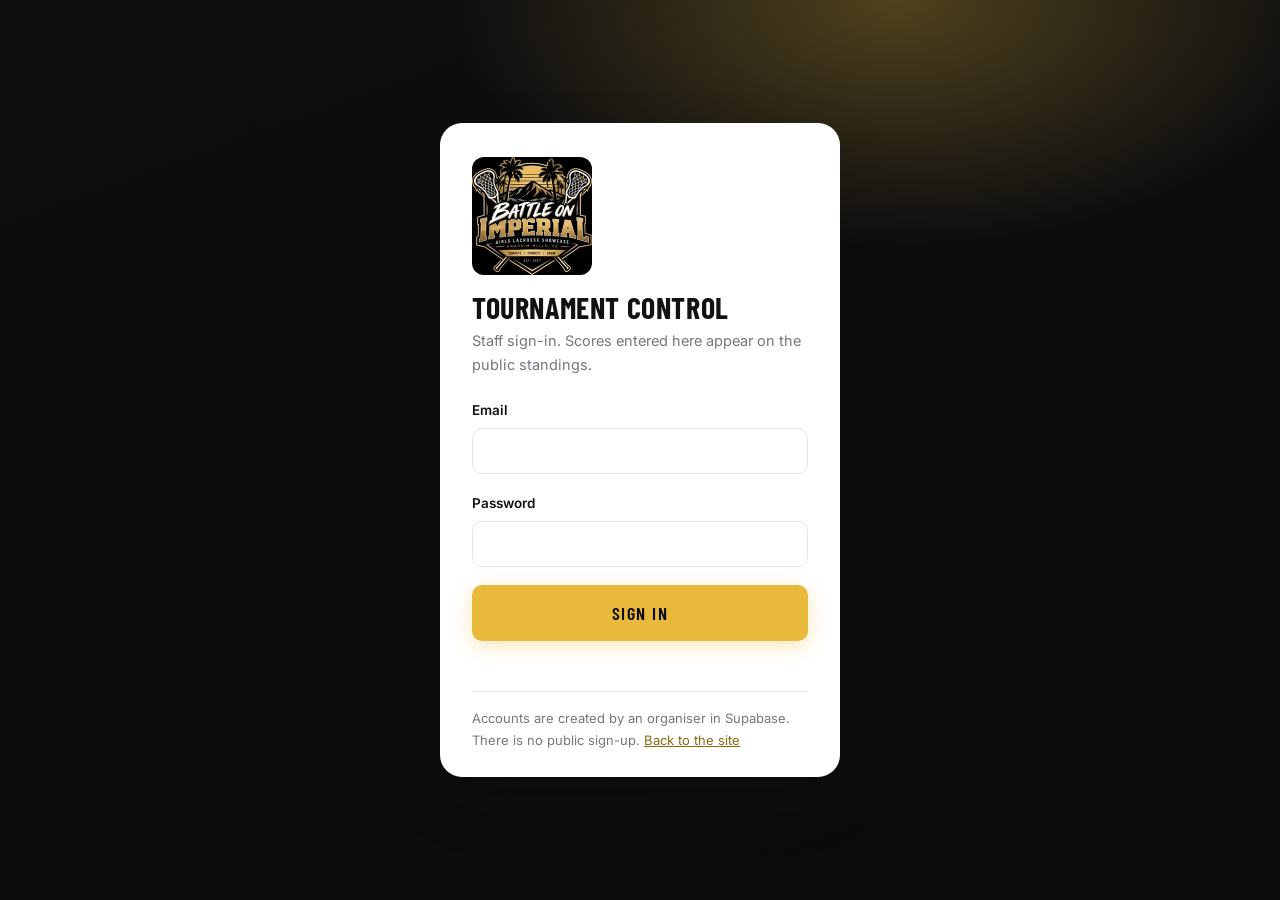
<file: admin.html>
<!DOCTYPE html>
<html lang="en">
<head>
<meta charset="utf-8">
<meta name="viewport" content="width=device-width, initial-scale=1">
<title>Tournament Control | Battle on Imperial</title>
<meta name="robots" content="noindex, nofollow">
<meta name="theme-color" content="#0b0b0d">

<link rel="preconnect" href="https://fonts.googleapis.com">
<link rel="preconnect" href="https://fonts.gstatic.com" crossorigin>
<link href="https://fonts.googleapis.com/css2?family=Barlow+Condensed:wght@500;600;700&family=Inter:wght@400;500;600;700&display=swap" rel="stylesheet">
<link rel="stylesheet" href="assets/styles.css">
<link rel="stylesheet" href="assets/admin.css">

<link rel="icon" type="image/png" sizes="32x32" href="assets/img/favicon-32.png">
<link rel="apple-touch-icon" sizes="180x180" href="assets/img/apple-touch-icon.png">
</head>
<body class="adminbody">

<div class="toast" id="toast" role="status" aria-live="polite"></div>

<!-- ============================================================== LOGIN -- -->
<section class="login" id="login">
  <div class="login__card">
    <picture>
      <source srcset="assets/img/logo-240.webp" type="image/webp">
      <img class="login__mark" src="assets/img/logo-240.png" width="240" height="236"
           alt="" aria-hidden="true" decoding="async">
    </picture>
    <h1>Tournament Control</h1>
    <p class="login__sub">Staff sign-in. Scores entered here appear on the public standings.</p>

    <form id="loginForm" novalidate>
      <div class="field">
        <label for="email">Email</label>
        <input type="email" id="email" name="email" autocomplete="username" required>
      </div>
      <div class="field">
        <label for="password">Password</label>
        <input type="password" id="password" name="password" autocomplete="current-password" required>
      </div>
      <button class="btn btn--primary btn--block" type="submit">Sign In</button>
      <p class="formmsg" id="loginMsg"></p>
    </form>

    <p class="login__foot">
      Accounts are created by an organiser in Supabase. There is no public sign-up.
      <a href="index.html">Back to the site</a>
    </p>
  </div>
</section>

<!-- ================================================================ APP -- -->
<div id="app" hidden>

  <header class="adminbar">
    <div class="adminbar__inner">
      <div class="adminbar__brand">
        <strong>Tournament Control</strong>
        <span id="counts" class="muted"></span>
      </div>
      <div class="adminbar__right">
        <span class="muted" id="whoami"></span>
        <span class="rolebadge" id="rolebadge"></span>
        <a class="linkbtn" href="index.html" target="_blank" rel="noopener">View site</a>
        <button class="linkbtn" id="signOut" type="button">Sign out</button>
      </div>
    </div>
    <div class="tabs" role="tablist">
      <button class="tab is-active" data-panel="scores" role="tab" aria-selected="true" type="button">Scores</button>
      <button class="tab" data-panel="teams" role="tab" aria-selected="false" type="button" data-admin-only>Teams</button>
      <button class="tab" data-panel="regs" role="tab" aria-selected="false" type="button" data-admin-only>Registrations</button>
      <button class="tab" data-panel="invoices" role="tab" aria-selected="false" type="button" data-admin-only>Invoices</button>
      <button class="tab" data-panel="sponsors" role="tab" aria-selected="false" type="button" data-admin-only>Sponsors</button>
      <button class="tab" data-panel="inquiries" role="tab" aria-selected="false" type="button" data-admin-only>Sponsor Inquiries</button>
      <button class="tab" data-panel="vendors" role="tab" aria-selected="false" type="button" data-admin-only>Vendors</button>
      <button class="tab" data-panel="confirmed" role="tab" aria-selected="false" type="button" data-admin-only>Confirmed Teams</button>
      <button class="tab" data-panel="merch" role="tab" aria-selected="false" type="button" data-admin-only>Merch Orders</button>
    </div>
  </header>

  <main class="adminmain">

    <div class="loaderr" id="loadError" hidden>
      <strong>Signed in, but the data would not load.</strong>
      <p>The server said:</p>
      <code></code>
      <p class="loaderr__hint">
        A permission error here usually means the account is missing from
        <b>public.admins</b>. Check with:
        <code class="inline">select email from public.admins;</code>
      </p>
    </div>


    <!-- --------------------------------------------------------- scores -- -->
    <section class="panel" id="panel-scores" role="tabpanel">
      <p class="panel__hint">
        Type a score and tab away &mdash; it saves on its own. Set a game to
        <b>Final</b> once it counts; standings only include finals.
      </p>
      <div id="scores"></div>
    </section>

    <!-- ---------------------------------------------------------- teams -- -->
    <section class="panel" id="panel-teams" role="tabpanel" hidden data-admin-only>
      <p class="panel__hint">
        Edit a field and it saves when you leave it. Pools A&ndash;C are Varsity and
        D&ndash;E are JV by convention, but nothing enforces that &mdash; set the level
        explicitly on each team.
      </p>

      <form class="addteam" id="addTeam">
        <div class="field">
          <label for="t-name">Add a team</label>
          <input type="text" id="t-name" name="name" placeholder="School name" required>
        </div>
        <div class="field">
          <label for="t-level">Level</label>
          <select id="t-level" name="level">
            <option>Varsity</option>
            <option>JV</option>
          </select>
        </div>
        <div class="field">
          <label for="t-pool">Pool</label>
          <select id="t-pool" name="pool">
            <option>A</option><option>B</option><option>C</option>
            <option>D</option><option>E</option><option>F</option>
          </select>
        </div>
        <div class="field">
          <label for="t-seed">Seed</label>
          <input type="number" id="t-seed" name="seed" value="0" min="0" max="20">
        </div>
        <button class="btn btn--dark" type="submit">Add</button>
      </form>

      <div class="table-scroll">
        <table class="admtable">
          <thead>
            <tr>
              <th scope="col">ID</th><th scope="col">Name</th><th scope="col">Level</th>
              <th scope="col">Pool</th><th scope="col">Seed</th><th scope="col"></th>
            </tr>
          </thead>
          <tbody id="teamRows"></tbody>
        </table>
      </div>
    </section>

    <!-- -------------------------------------------------- registrations -- -->
    <section class="panel" id="panel-regs" role="tabpanel" hidden data-admin-only>
      <p class="panel__hint">
        Teams that submitted the form on the site. Status follows the invoice:
        <b>New &rarr; Contacted</b> when it is sent, <b>&rarr; Confirmed</b> when it is
        paid. Change it by hand only for an exception.
        <span id="regCount" class="muted"></span>
      </p>
      <div class="table-scroll">
        <table class="admtable">
          <thead>
            <tr>
              <th scope="col">Received</th><th scope="col">School</th><th scope="col">Level</th>
              <th scope="col">CIF</th>
              <th scope="col">Contact</th><th scope="col">Reach them</th>
              <th scope="col">Notes</th><th scope="col">Status</th><th scope="col"><span class="sr-only">Details</span></th>
            </tr>
          </thead>
          <tbody id="regRows"></tbody>
        </table>
      </div>
    </section>

    <!-- ------------------------------------------------------- invoices -- -->
    <section class="panel" id="panel-invoices" role="tabpanel" hidden data-admin-only>
      <p class="panel__hint">
        Create an invoice from a registration, a sponsor inquiry or a vendor request
        (the <b>Invoice</b> button on those tabs fills in the prices and due date), or
        start a blank one. <b>Send</b> emails the school a link to view, print or save
        it as a PDF, copying the treasurer, and moves the request it came from to
        Contacted. Record each payment as it arrives; the status
        moves to Partial or Paid on its own. <b>When an invoice is paid, its registration
        is confirmed and the team is listed under Confirmed so far on the home page.</b>
        <span id="invCount" class="muted"></span>
      </p>

      <div class="invbar">
        <button class="btn btn--dark" type="button" id="invNew">New blank invoice</button>
      </div>

      <form class="inveditor" id="invEditor" hidden novalidate>
        <div class="inveditor__head">
          <h3 id="invEditorTitle">New invoice</h3>
          <button type="button" class="linkbtn" id="invCancel">Close</button>
        </div>

        <div class="inveditor__grid">
          <fieldset>
            <legend>Bill to</legend>
            <label>School / District <input name="bill_school" required maxlength="160"></label>
            <label>Team / Program <input name="bill_program" maxlength="160"></label>
            <label>Coach / Contact <input name="bill_contact" maxlength="160"></label>
            <label>Billing email <input name="bill_email" type="email" maxlength="200"></label>
            <label>Billing address <textarea name="bill_address" rows="2" maxlength="400"></textarea></label>
            <label>PO / Reference No. <input name="po_ref" maxlength="80"></label>
          </fieldset>
          <fieldset>
            <legend>Dates &amp; notes</legend>
            <label>Invoice date <input name="issued_on" type="date" required></label>
            <label>Payment due <input name="due_on" type="date" required></label>
            <label>Notes / billing requirements <textarea name="notes" rows="5" maxlength="2000"></textarea></label>
          </fieldset>
        </div>

        <fieldset>
          <legend>Line items</legend>
          <table class="invlines">
            <thead><tr><th>Description</th><th>Qty</th><th>Unit price</th><th>Discount</th><th>Line total</th><th></th></tr></thead>
            <tbody id="invLines"></tbody>
          </table>
          <button type="button" class="linkbtn" id="invAddLine">+ Add line</button>
          <div class="invtotals">
            <label>Credit label <input name="credit_label" maxlength="120" placeholder="Varsity + JV bundle"></label>
            <label>Credit / discount ($) <input name="credit" type="number" min="0" step="0.01" value="0"></label>
            <div class="invtotals__sum">Subtotal <b id="invSubtotal">$0.00</b> · Credit <b id="invCredit">$0.00</b> · Total <b id="invTotal">$0.00</b></div>
          </div>
        </fieldset>

        <div class="inveditor__actions">
          <button class="btn btn--dark" type="submit" id="invSave">Save</button>
          <span class="muted" id="invEditorNote"></span>
        </div>
      </form>

      <div class="table-scroll">
        <table class="admtable">
          <thead>
            <tr>
              <th scope="col">Invoice</th><th scope="col">Issued</th><th scope="col">Bill to</th>
              <th scope="col">Total</th><th scope="col">Paid</th><th scope="col">Balance</th>
              <th scope="col">Due</th><th scope="col">Status</th><th scope="col"></th>
            </tr>
          </thead>
          <tbody id="invRows"></tbody>
        </table>
      </div>
    </section>

    <!-- ------------------------------------------------------- sponsors -- -->
    <section class="panel" id="panel-sponsors" role="tabpanel" hidden data-admin-only>
      <p class="panel__hint">
        Everything here shows on the home page and on sponsors.html, in package
        order. Edit a field and it saves when you leave it. Untick <b>Visible</b> to
        take a sponsor off the site without deleting it &mdash; useful while you wait
        on a logo. Logos: PNG, JPG, WebP or SVG, up to 2 MB; a wide logo on a plain
        background looks best.
      </p>

      <form class="addteam" id="addSponsor">
        <div class="field">
          <label for="s-name">Add a sponsor</label>
          <input type="text" id="s-name" name="name" placeholder="Business name" required>
        </div>
        <div class="field">
          <label for="s-tier">Package</label>
          <select id="s-tier" name="tier">
            <option>Presenting Partner</option>
            <option>Field Partner</option>
            <option>Player Experience Partner</option>
            <option>Athletic Trainer Partner</option>
            <option>Coaches Zone Partner</option>
            <option>Game Sponsor</option>
          </select>
        </div>
        <div class="field">
          <label for="s-website">Website</label>
          <input type="url" id="s-website" name="website" placeholder="https://">
        </div>
        <div class="field">
          <label for="s-logo">Logo</label>
          <input type="file" id="s-logo" name="logo" accept="image/png,image/jpeg,image/webp,image/svg+xml">
        </div>
        <button class="btn btn--dark" type="submit">Add</button>
      </form>

      <div class="table-scroll">
        <table class="admtable admtable--sponsors">
          <thead>
            <tr>
              <th scope="col">Logo</th><th scope="col">Name</th><th scope="col">Package</th>
              <th scope="col">Website</th><th scope="col">One line (optional)</th>
              <th scope="col">Sort</th><th scope="col">Visible</th><th scope="col"></th>
            </tr>
          </thead>
          <tbody id="sponsorRows"></tbody>
        </table>
      </div>
    </section>

    <!-- ----------------------------------------------- sponsor inquiries -- -->
    <section class="panel" id="panel-inquiries" role="tabpanel" hidden data-admin-only>
      <p class="panel__hint">
        Businesses that sent the form on sponsors.html. Move each one through
        <b>New &rarr; Contacted &rarr; Confirmed</b>; once a deal is done, add them on
        the Sponsors tab so they appear on the site.
        <span id="inqCount" class="muted"></span>
      </p>
      <div class="table-scroll">
        <table class="admtable">
          <thead>
            <tr>
              <th scope="col">Received</th><th scope="col">Business</th><th scope="col">Contact</th>
              <th scope="col">Reach them</th><th scope="col">Package</th>
              <th scope="col">Message</th><th scope="col">Status</th><th scope="col"></th>
            </tr>
          </thead>
          <tbody id="inqRows"></tbody>
        </table>
      </div>
    </section>

    <!-- -------------------------------------------------------- vendors -- -->
    <section class="panel" id="panel-vendors" role="tabpanel" hidden data-admin-only>
      <p class="panel__hint">
        Booth requests from vendors.html. Move each one through
        <b>New &rarr; Contacted &rarr; Confirmed</b> as Lydie confirms the space and the
        invoice is paid. A food vendor who did not confirm their licence and permits is
        flagged &mdash; check before confirming.
        <span id="vendorCount" class="muted"></span>
      </p>
      <div class="table-scroll">
        <table class="admtable">
          <thead>
            <tr>
              <th scope="col">Received</th><th scope="col">Business</th><th scope="col">Booth</th>
              <th scope="col">Sells</th><th scope="col">Contact</th><th scope="col">Reach them</th>
              <th scope="col">Notes</th><th scope="col">Status</th><th scope="col"></th>
            </tr>
          </thead>
          <tbody id="vendorRows"></tbody>
        </table>
      </div>
    </section>

    <!-- ------------------------------------------------ confirmed teams -- -->
    <section class="panel" id="panel-confirmed" role="tabpanel" hidden data-admin-only>
      <p class="panel__hint">
        Schools whose entry is confirmed. They appear under <b>Confirmed so far</b> in
        the registration section of the home page, with a count. Teams are added here
        automatically when their invoice is paid; tidy a name (e.g. drop the mascot) or
        untick Visible as needed. Add each level as its
        own row. This list is separate from the <b>Teams</b> tab, which carries pools
        and seeds for the schedule once the pools are drawn.
        <span id="confirmedCount" class="muted"></span>
      </p>

      <form class="addteam" id="addConfirmed">
        <div class="field">
          <label for="c-school">Add a confirmed team</label>
          <input type="text" id="c-school" name="school" placeholder="School name" required>
        </div>
        <div class="field">
          <label for="c-level">Level</label>
          <select id="c-level" name="level">
            <option>Varsity</option>
            <option>JV</option>
          </select>
        </div>
        <button class="btn btn--dark" type="submit">Add</button>
      </form>

      <div class="table-scroll">
        <table class="admtable">
          <thead>
            <tr>
              <th scope="col">School</th><th scope="col">Level</th>
              <th scope="col">Sort</th><th scope="col">Visible</th><th scope="col"></th>
            </tr>
          </thead>
          <tbody id="confirmedRows"></tbody>
        </table>
      </div>
    </section>

    <!-- --------------------------------------------------- merch orders -- -->
    <section class="panel" id="panel-merch" role="tabpanel" hidden data-admin-only>
      <p class="panel__hint">
        Pre-orders from merch.html. Buyers are told to Zelle the total with the order
        number in the memo: when it lands, set the order to <b>Paid</b>; on the day, set
        it to <b>Picked up</b>. The tally counts open and paid orders &mdash; that is what
        to order from the printer.
        <span id="merchCount" class="muted"></span>
      </p>

      <div class="tally" id="merchTally"></div>

      <div class="table-scroll">
        <table class="admtable">
          <thead>
            <tr>
              <th scope="col">Order</th><th scope="col">Received</th><th scope="col">Buyer</th>
              <th scope="col">Reach them</th><th scope="col">Items</th><th scope="col">Total</th>
              <th scope="col">Notes</th><th scope="col">Status</th><th scope="col"></th>
            </tr>
          </thead>
          <tbody id="merchRows"></tbody>
        </table>
      </div>
    </section>

  </main>
</div>

<script src="assets/config.js"></script>
<script src="assets/admin.js"></script>
</body>
</html>
</file>
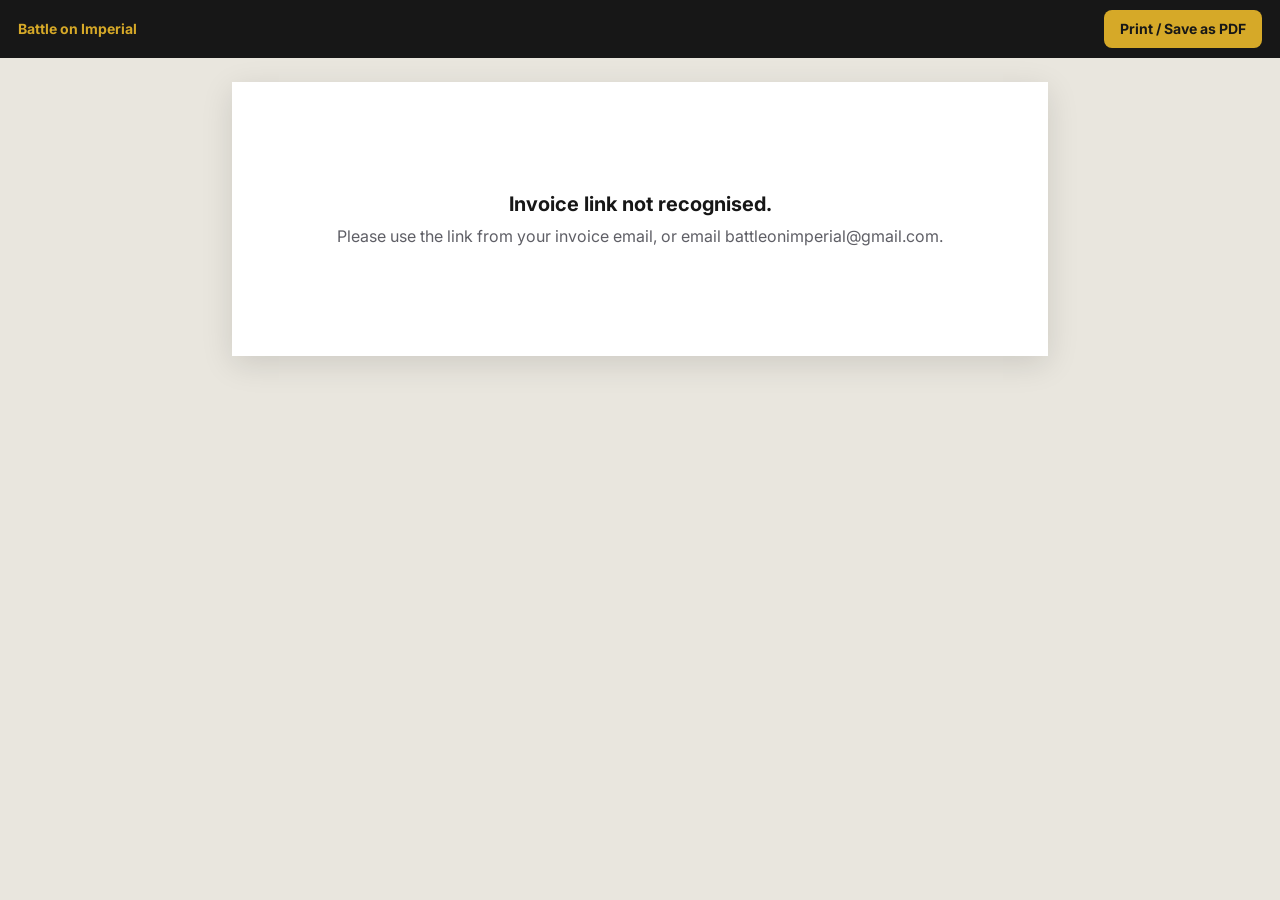
<file: invoice.html>
<!DOCTYPE html>
<html lang="en">
<head>
<meta charset="utf-8">
<meta name="viewport" content="width=device-width, initial-scale=1">
<title>Invoice | Battle on Imperial</title>
<!-- Private page: each invoice is reached only through its emailed link
     (invoice.html?t=<token>). Never indexed. -->
<meta name="robots" content="noindex, nofollow">
<meta name="referrer" content="no-referrer">
<meta name="theme-color" content="#171717">

<link rel="preconnect" href="https://fonts.googleapis.com">
<link rel="preconnect" href="https://fonts.gstatic.com" crossorigin>
<link href="https://fonts.googleapis.com/css2?family=Barlow+Condensed:wght@600;700&family=Inter:wght@400;500;600;700&display=swap" rel="stylesheet">
<link rel="stylesheet" href="assets/invoice.css">

<link rel="icon" type="image/png" sizes="32x32" href="assets/img/favicon-32.png">
</head>
<body>

<div class="toolbar" id="toolbar" hidden>
  <a href="index.html" class="toolbar__home">Battle on Imperial</a>
  <span class="toolbar__note" id="toolbarNote"></span>
  <button type="button" class="toolbar__btn" id="printBtn">Print / Save as PDF</button>
</div>

<main class="sheet" id="sheet" aria-live="polite">
  <p class="loading" id="loading">Loading invoice&hellip;</p>
</main>

<!-- EDIT: the invoice layout follows Battle_on_Imperial_Coach_Invoice_Template.docx.
     Payment details are mirrored in invoice-templates.ts (the email) and the
     How-to-pay block on the site's forms. -->
<template id="invoiceTpl">
  <div class="stamp" data-stamp hidden></div>

  <header class="hd">
    <div class="hd__brand">
      <img src="assets/img/logo-240.png" width="240" height="236" alt="">
      <div>
        <div class="hd__name">Battle on Imperial</div>
        <div class="hd__sub">Girls Lacrosse Tournament</div>
      </div>
    </div>
    <div class="hd__right">
      <div class="hd__title">Invoice</div>
      <div class="hd__date">March 13, 2027</div>
    </div>
  </header>
  <div class="tag">Skip the drive. Play the game.</div>

  <dl class="meta">
    <div><dt>Invoice No.</dt><dd data-f="invoice_no"></dd></div>
    <div><dt>Invoice Date</dt><dd data-f="issued_on"></dd></div>
    <div><dt>Payment Due</dt><dd data-f="due_on"></dd></div>
    <div><dt>Status</dt><dd data-f="status"></dd></div>
    <div><dt>Event Date</dt><dd>Saturday, March 13, 2027</dd></div>
    <div><dt>Location</dt><dd>Canyon High School, Anaheim Hills, CA</dd></div>
  </dl>

  <div class="parties">
    <section class="party">
      <h2>Bill To</h2>
      <dl>
        <dt data-label="school">School / District</dt><dd data-f="bill_school"></dd>
        <dt data-label="program">Team / Program</dt><dd data-f="bill_program"></dd>
        <dt data-label="contact">Coach / Contact</dt><dd data-f="bill_contact"></dd>
        <dt>Email</dt><dd data-f="bill_email"></dd>
        <dt>Billing Address</dt><dd data-f="bill_address" class="pre"></dd>
        <dt>PO / Reference No.</dt><dd data-f="po_ref"></dd>
      </dl>
    </section>
    <section class="party party--us">
      <h2>Tournament Contact</h2>
      <p>
        <b>Battle on Imperial Tournament</b><br>
        Canyon Girls Lacrosse Booster Club<br>
        Attn: Lydie Gutfeld, Tournament Director<br>
        PO Box 17992, Anaheim, CA 92817<br>
        battleonimperial@gmail.com<br>
        Call/text: 714-747-4770<br>
        www.battleonimperial.com
      </p>
    </section>
  </div>

  <table class="lines">
    <thead>
      <tr><th>Description</th><th class="n">Qty.</th><th class="n">Unit Price</th><th class="n">Discount</th><th class="n">Line Total</th></tr>
    </thead>
    <tbody data-lines></tbody>
  </table>

  <div class="bottom">
    <section class="pay">
      <h2>Payment Information</h2>
      <div class="pay__body">
        <div class="pay__text">
          <p><b>Zelle:</b> girlslacrosseboosterclub@gmail.com<br><span class="muted">Enrolled as Canyon Girls Lacrosse Booster Club</span></p>
          <p data-check><b>Check:</b> payable to Canyon Girls Lacrosse Booster Club.</p>
          <p class="muted">Please reference the invoice number and team name with payment. For purchase orders or additional billing documentation, contact battleonimperial@gmail.com.</p>
        </div>
        <img class="pay__qr" src="assets/img/zelle-qr.png" width="776" height="776" alt="Zelle QR code for Canyon Girls Lacrosse Booster Club">
      </div>
    </section>

    <table class="totals">
      <tr><th>Subtotal</th><td data-f="subtotal"></td></tr>
      <tr data-credit-row><th data-f="credit_label"></th><td data-f="credit"></td></tr>
      <tr><th>Amount Paid</th><td data-f="amount_paid"></td></tr>
      <tr class="totals__due"><th>Balance Due</th><td data-f="balance"></td></tr>
    </table>
  </div>

  <section class="payments" data-payments hidden>
    <h2>Payments Received</h2>
    <table><tbody data-payment-rows></tbody></table>
  </section>

  <section class="notes" data-notes hidden>
    <h2>Notes / Billing Requirements</h2>
    <p data-f="notes" class="pre"></p>
  </section>

  <footer class="ft">
    <p><b data-ft="1">Thank you for registering for the inaugural Battle on Imperial Girls Lacrosse Tournament!</b></p>
    <p data-ft="2">Three games guaranteed per varsity team; two to three per JV team.</p>
  </footer>
</template>

<script src="assets/config.js"></script>
<script src="assets/invoice.js"></script>
</body>
</html>
</file>
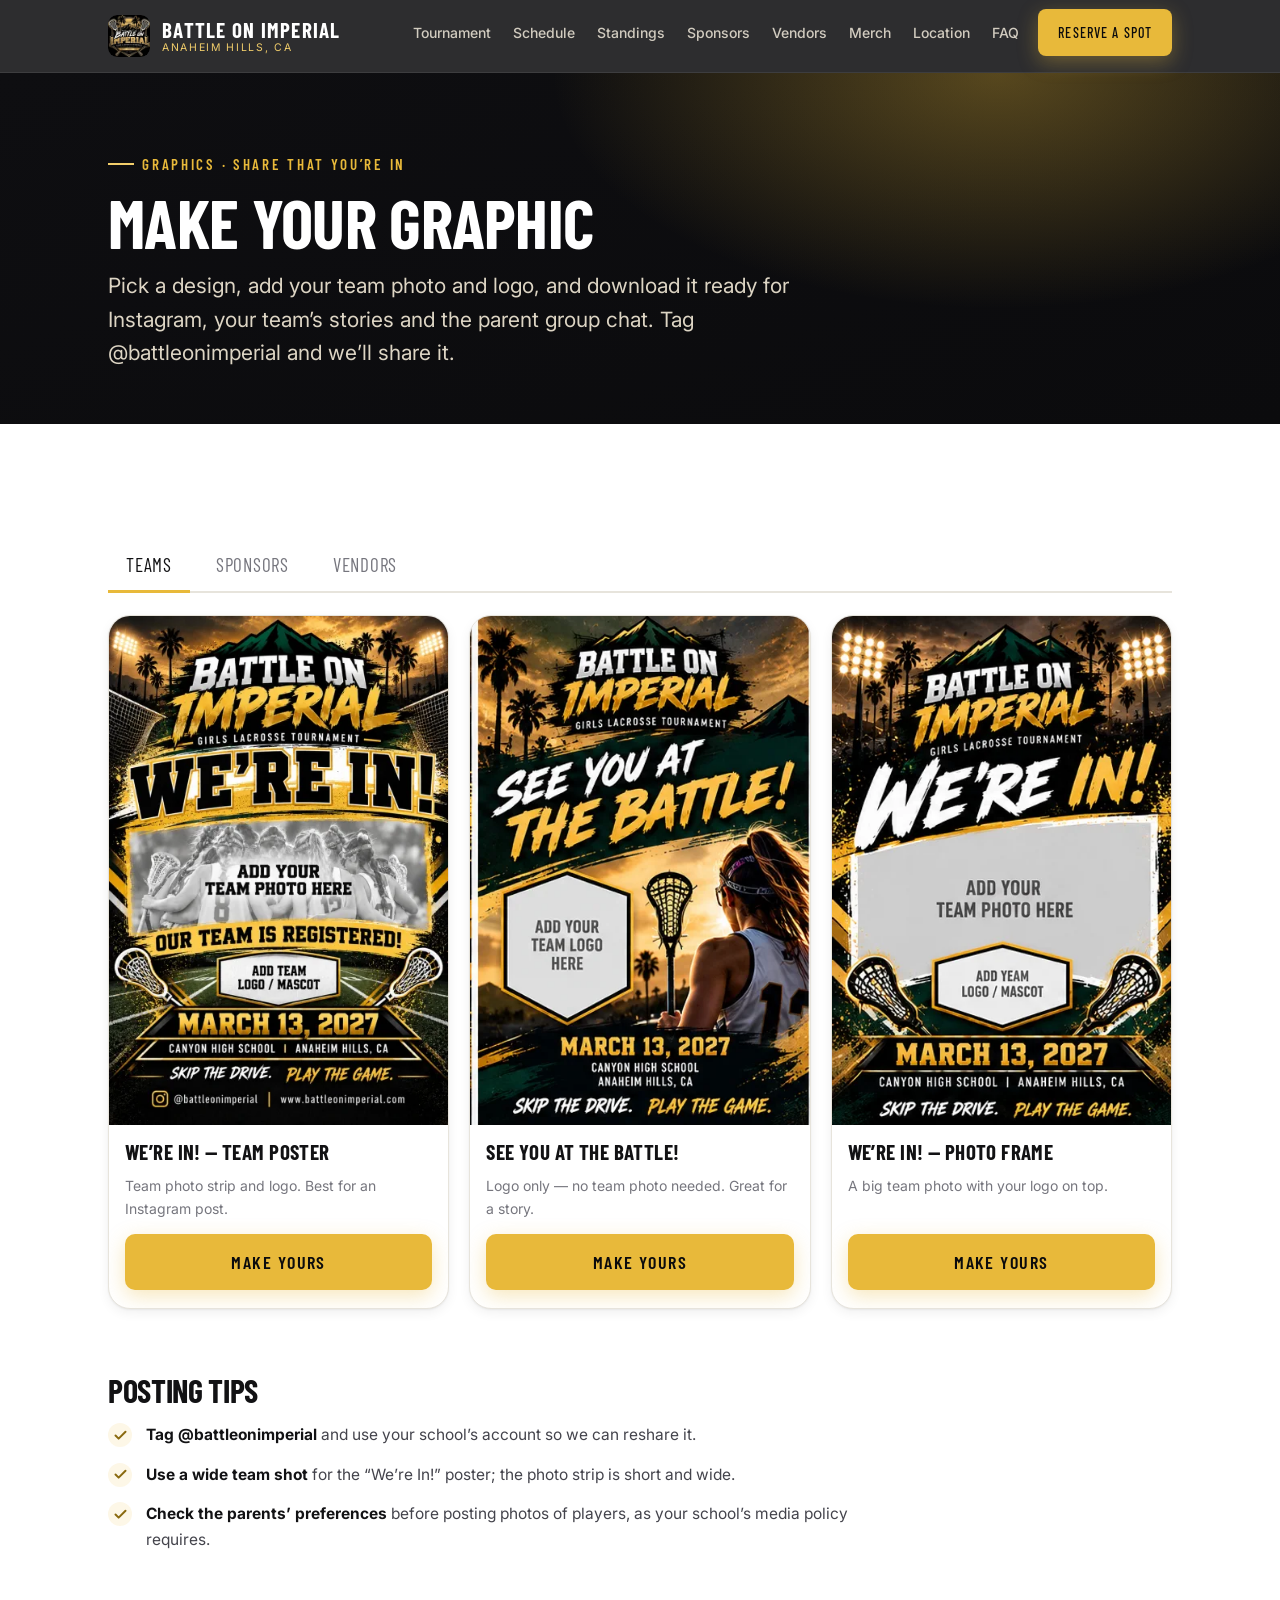
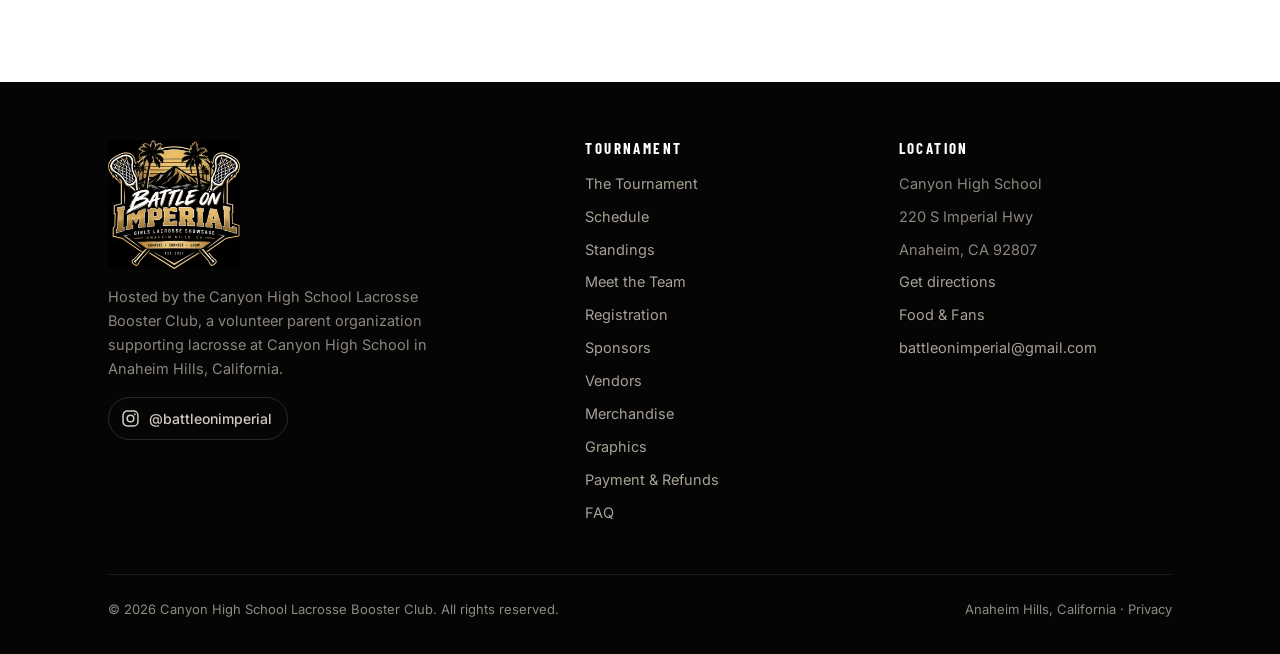
<file: media.html>
<!DOCTYPE html>
<html lang="en">
<head>
<meta charset="utf-8">
<meta name="viewport" content="width=device-width, initial-scale=1">
<title>Graphics | Battle on Imperial</title>
<meta name="description" content="Make your Battle on Imperial graphic: teams, sponsors and vendors add their photo and logo to the official templates and download them for Instagram and group chats.">
<meta name="theme-color" content="#0b0b0d">

<meta property="og:title" content="Battle on Imperial — Team Graphics">
<meta property="og:description" content="Add your team photo and logo to the official Battle on Imperial graphics and share that you're in.">
<meta property="og:type" content="website">
<meta property="og:url" content="https://www.battleonimperial.com/media.html">
<meta property="og:image" content="https://www.battleonimperial.com/assets/img/og-battle-on-imperial.jpg">
<meta property="og:image:width" content="1200">
<meta property="og:image:height" content="630">
<meta name="twitter:card" content="summary_large_image">

<link rel="preconnect" href="https://fonts.googleapis.com">
<link rel="preconnect" href="https://fonts.gstatic.com" crossorigin>
<link href="https://fonts.googleapis.com/css2?family=Barlow+Condensed:wght@500;600;700&family=Inter:wght@400;500;600;700&display=swap" rel="stylesheet">
<link rel="canonical" href="https://www.battleonimperial.com/media.html">
<link rel="stylesheet" href="assets/styles.css">

<link rel="icon" type="image/png" sizes="32x32" href="assets/img/favicon-32.png">
<link rel="apple-touch-icon" sizes="180x180" href="assets/img/apple-touch-icon.png">
</head>
<body>

<a class="skip-link" href="#main">Skip to main content</a>

<header class="nav" id="nav">
  <div class="wrap nav__inner">
    <a class="brand" href="index.html">
      <picture>
        <source srcset="assets/img/logo-96.webp" type="image/webp">
        <img class="brand__mark" src="assets/img/logo-96.png" width="96" height="95" alt="" aria-hidden="true" decoding="async">
      </picture>
      <span class="brand__text">
        <span class="brand__name">Battle on Imperial</span>
        <span class="brand__sub">Anaheim Hills, CA</span>
      </span>
    </a>

    <button class="nav__toggle" id="navToggle" aria-expanded="false" aria-controls="navLinks" aria-label="Toggle menu">
      <span></span>
    </button>

    <ul class="nav__links" id="navLinks">
      <li><a href="index.html#tournament">Tournament</a></li>
      <li><a href="schedule.html">Schedule</a></li>
      <li><a href="standings.html">Standings</a></li>
      <li><a href="sponsors.html">Sponsors</a></li>
      <li><a href="vendors.html">Vendors</a></li>
      <li><a href="merch.html">Merch</a></li>
      <li><a href="index.html#location">Location</a></li>
      <li><a href="index.html#faq">FAQ</a></li>
      <li><a class="btn btn--primary nav__cta" href="index.html#register">Reserve a Spot</a></li>
    </ul>
  </div>
</header>

<main id="main">

<section class="pagehead">
  <div class="wrap">
    <p class="eyebrow">Graphics &middot; Share That You&rsquo;re In</p>
    <h1>Make Your Graphic</h1>
    <!-- The lede changes with the tab; this is the Teams wording, which also
         shows with scripts off. -->
    <p class="lede" id="mediaLede">
      Pick a design, add your team photo and logo, and download it ready for Instagram,
      your team&rsquo;s stories and the parent group chat. Tag <b>@battleonimperial</b> and
      we&rsquo;ll share it.
    </p>
  </div>
</section>

<section class="section">
  <div class="wrap">
    <!-- Teams / Sponsors / Vendors. media.html?for=sponsors opens a tab
         directly; the address bar follows the tab. -->
    <div class="mediatabs" role="tablist" aria-label="Who the graphic is for">
      <button type="button" role="tab" class="mediatab" data-for="teams" aria-selected="true">Teams</button>
      <button type="button" role="tab" class="mediatab" data-for="sponsors" aria-selected="false">Sponsors</button>
      <button type="button" role="tab" class="mediatab" data-for="vendors" aria-selected="false">Vendors</button>
    </div>

    <!-- EDIT: the designs come from TEMPLATES in assets/media.js; each card
         is built from that list. Add a design there, not here. -->
    <div class="mediagrid" id="mediaGrid" role="tabpanel"></div>

    <!-- The maker. assets/media.js moves this under the chosen card. -->
    <div class="maker" id="maker" hidden>
      <div class="maker__preview">
        <canvas id="makerCanvas" aria-label="Preview of your graphic"></canvas>
      </div>
      <div class="maker__controls">
        <h2 class="maker__title" id="makerTitle"></h2>

        <div class="maker__field" data-slot="photo">
          <label class="maker__label" for="photoInput">1. <span data-photo-label>Team photo</span></label>
          <input type="file" id="photoInput" accept="image/*">
          <div class="maker__adjust">
            <label>Zoom <input type="range" id="photoZoom" min="100" max="250" value="100"></label>
            <label>Move up / down <input type="range" id="photoY" min="0" max="100" value="50"></label>
            <label>Move left / right <input type="range" id="photoX" min="0" max="100" value="50"></label>
          </div>
        </div>

        <div class="maker__field" data-slot="logo">
          <label class="maker__label" for="logoInput"><span data-logo-step>2.</span> <span data-logo-label>Team logo or mascot</span></label>
          <input type="file" id="logoInput" accept="image/*">
          <p class="maker__hint">A logo on a transparent or white background looks best.</p>
        </div>

        <div class="maker__actions">
          <button type="button" class="btn btn--primary" id="makerDownload" disabled>Download</button>
          <button type="button" class="btn btn--outline" id="makerShare" hidden disabled>Share</button>
          <button type="button" class="linkbtn" id="makerClose">Close</button>
        </div>
        <p class="maker__hint" id="makerStatus" aria-live="polite">Add your images to finish the graphic.</p>
        <p class="maker__privacy">
          Your photos stay on your device &mdash; the graphic is made in your browser and
          nothing is uploaded to us.
        </p>
      </div>
    </div>

    <div class="mediatips" data-tips="teams">
      <h2 class="title" style="font-size: clamp(24px, 3.4vw, 32px);">Posting Tips</h2>
      <ul class="checklist checklist--tight">
        <li><b>Tag @battleonimperial</b> and use your school&rsquo;s account so we can reshare it.</li>
        <li><b>Use a wide team shot</b> for the &ldquo;We&rsquo;re In!&rdquo; poster; the photo strip is short and wide.</li>
        <li><b>Check the parents&rsquo; preferences</b> before posting photos of players, as your school&rsquo;s media policy requires.</li>
      </ul>
    </div>
    <div class="mediatips" data-tips="sponsors" hidden>
      <h2 class="title" style="font-size: clamp(24px, 3.4vw, 32px);">Posting Tips</h2>
      <ul class="checklist checklist--tight">
        <li><b>Tag @battleonimperial</b> so we can reshare it to the tournament&rsquo;s families.</li>
        <li><b>Use your logo file</b>, not a screenshot &mdash; a PNG on a transparent or white background looks sharpest.</li>
        <li><b>Post it twice:</b> once when you sign on, and again the week of the tournament.</li>
      </ul>
    </div>
    <div class="mediatips" data-tips="vendors" hidden>
      <h2 class="title" style="font-size: clamp(24px, 3.4vw, 32px);">Posting Tips</h2>
      <ul class="checklist checklist--tight">
        <li><b>Tag @battleonimperial</b> so families know to look for your booth.</li>
        <li><b>Post the week before</b> with what you&rsquo;ll be bringing on the day.</li>
        <li><b>Use your logo file</b>, not a screenshot, for the sharpest result.</li>
      </ul>
    </div>
  </div>
</section>

</main>

<footer class="footer">
  <div class="wrap">
    <div class="footer__grid">
      <div>
        <div class="footer__brand">
          <picture>
            <source srcset="assets/img/logo-240.webp" type="image/webp">
            <img src="assets/img/logo-240.png" width="240" height="236" loading="lazy" decoding="async"
                 alt="Battle on Imperial — Girls Lacrosse Showcase, Anaheim Hills, California.">
          </picture>
        </div>
        <p style="max-width:38ch;">
          Hosted by the Canyon High School Lacrosse Booster Club, a volunteer parent
          organization supporting lacrosse at Canyon High School in Anaheim Hills, California.
        </p>
        <ul class="social">
          <li>
            <a href="https://www.instagram.com/battleonimperial" target="_blank" rel="me noopener">
              <svg viewBox="0 0 24 24" fill="none" stroke="currentColor" stroke-width="1.9" stroke-linecap="round" stroke-linejoin="round" aria-hidden="true">
                <rect x="2.6" y="2.6" width="18.8" height="18.8" rx="5.4"/>
                <circle cx="12" cy="12" r="4.2"/>
                <circle cx="17.4" cy="6.6" r="1.15" fill="currentColor" stroke="none"/>
              </svg>
              <span>@battleonimperial</span>
            </a>
          </li>
        </ul>
      </div>

      <div>
        <h3>Tournament</h3>
        <ul>
          <li><a href="index.html#tournament">The Tournament</a></li>
          <li><a href="schedule.html">Schedule</a></li>
          <li><a href="standings.html">Standings</a></li>
          <li><a href="index.html#team">Meet the Team</a></li>
          <li><a href="index.html#register">Registration</a></li>
          <li><a href="sponsors.html">Sponsors</a></li>
          <li><a href="vendors.html">Vendors</a></li>
          <li><a href="merch.html">Merchandise</a></li>
          <li><a href="media.html">Graphics</a></li>
          <li><a href="index.html#policy">Payment &amp; Refunds</a></li>
          <li><a href="index.html#faq">FAQ</a></li>
        </ul>
      </div>

      <div>
        <h3>Location</h3>
        <ul>
          <li>Canyon High School</li>
          <li>220 S Imperial Hwy</li>
          <li>Anaheim, CA 92807</li>
          <li><a href="https://www.google.com/maps/dir/?api=1&destination=220+S+Imperial+Hwy%2C+Anaheim%2C+CA+92807" target="_blank" rel="noopener">Get directions</a></li>
          <li><a href="index.html#eats">Food &amp; Fans</a></li>
          <li><a href="mailto:battleonimperial@gmail.com">battleonimperial@gmail.com</a></li>
        </ul>
      </div>
    </div>

    <div class="footer__bottom">
      <span>&copy; <span id="year">2026</span> Canyon High School Lacrosse Booster Club. All rights reserved.</span>
      <span>Anaheim Hills, California &middot; <a href="privacy.html">Privacy</a></span>
    </div>
  </div>
</footer>

<script src="assets/script.js"></script>
<script src="assets/media.js"></script>
</body>
</html>
</file>
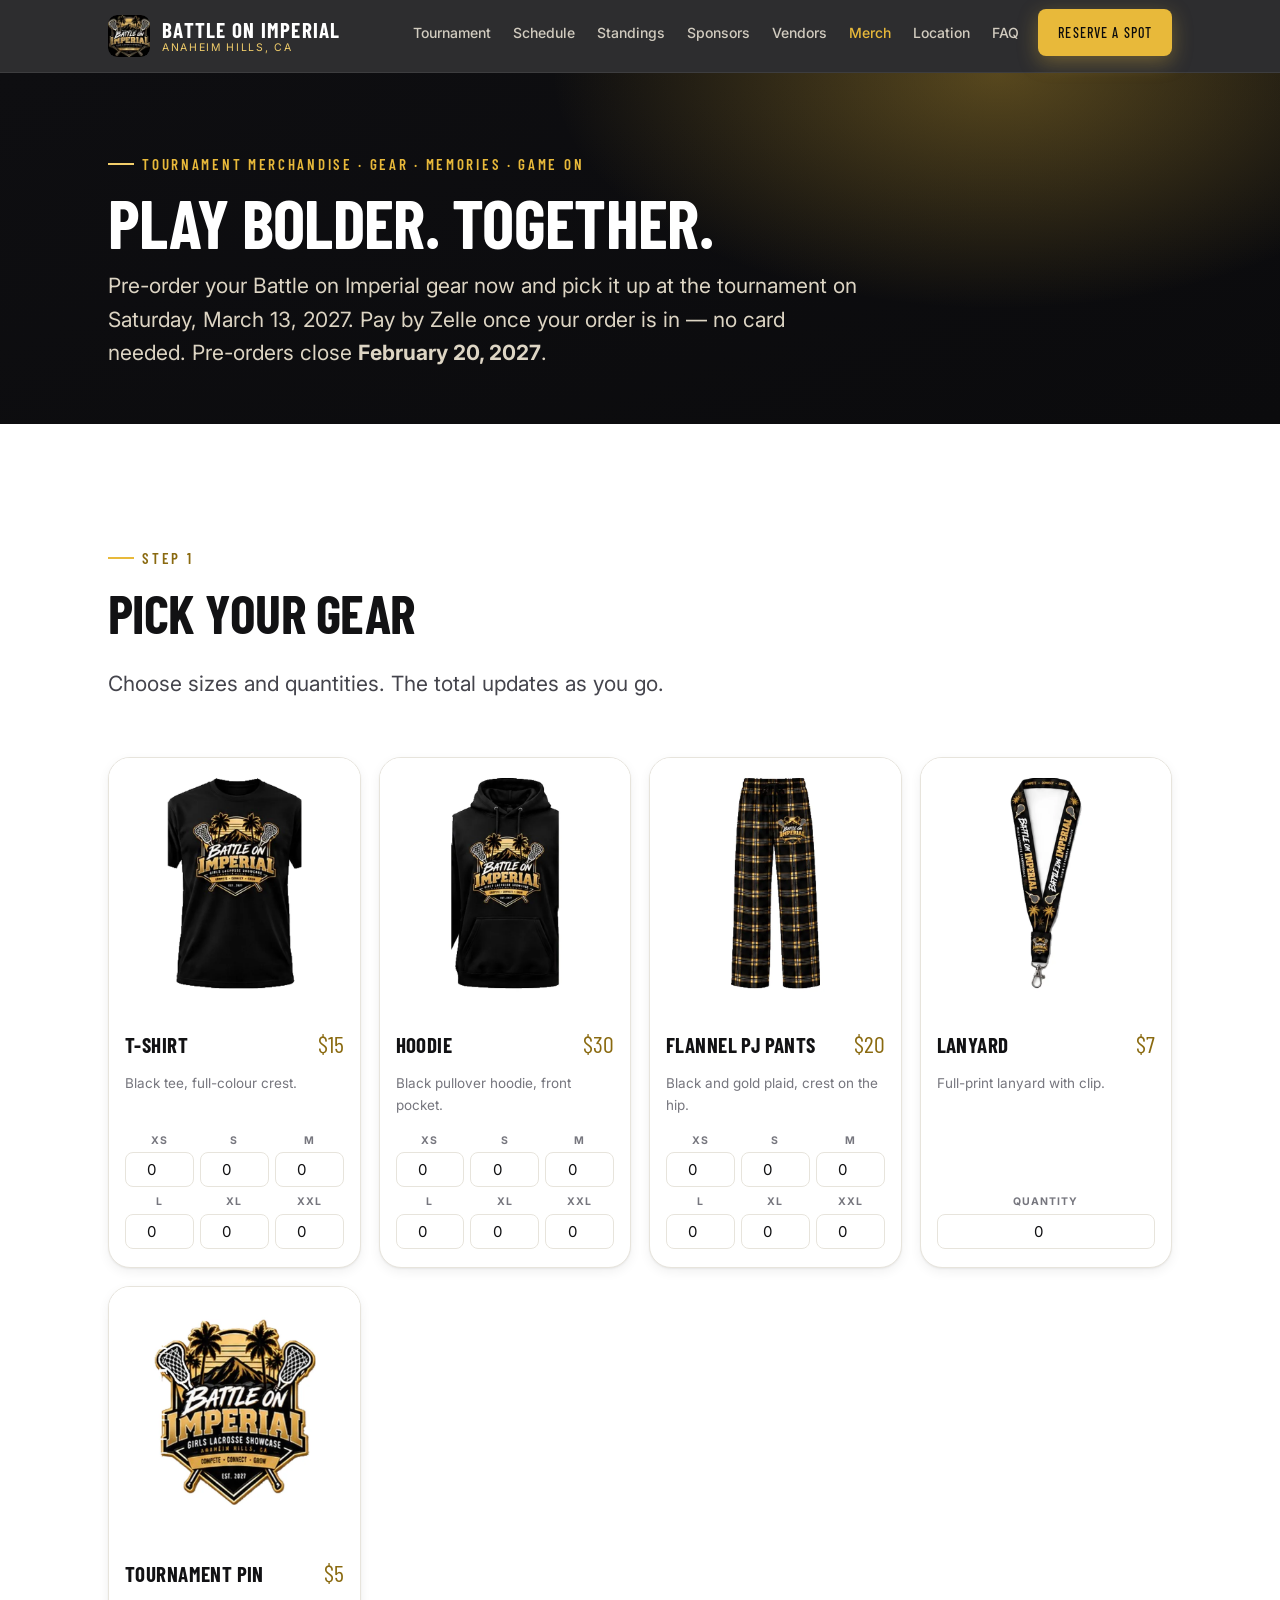
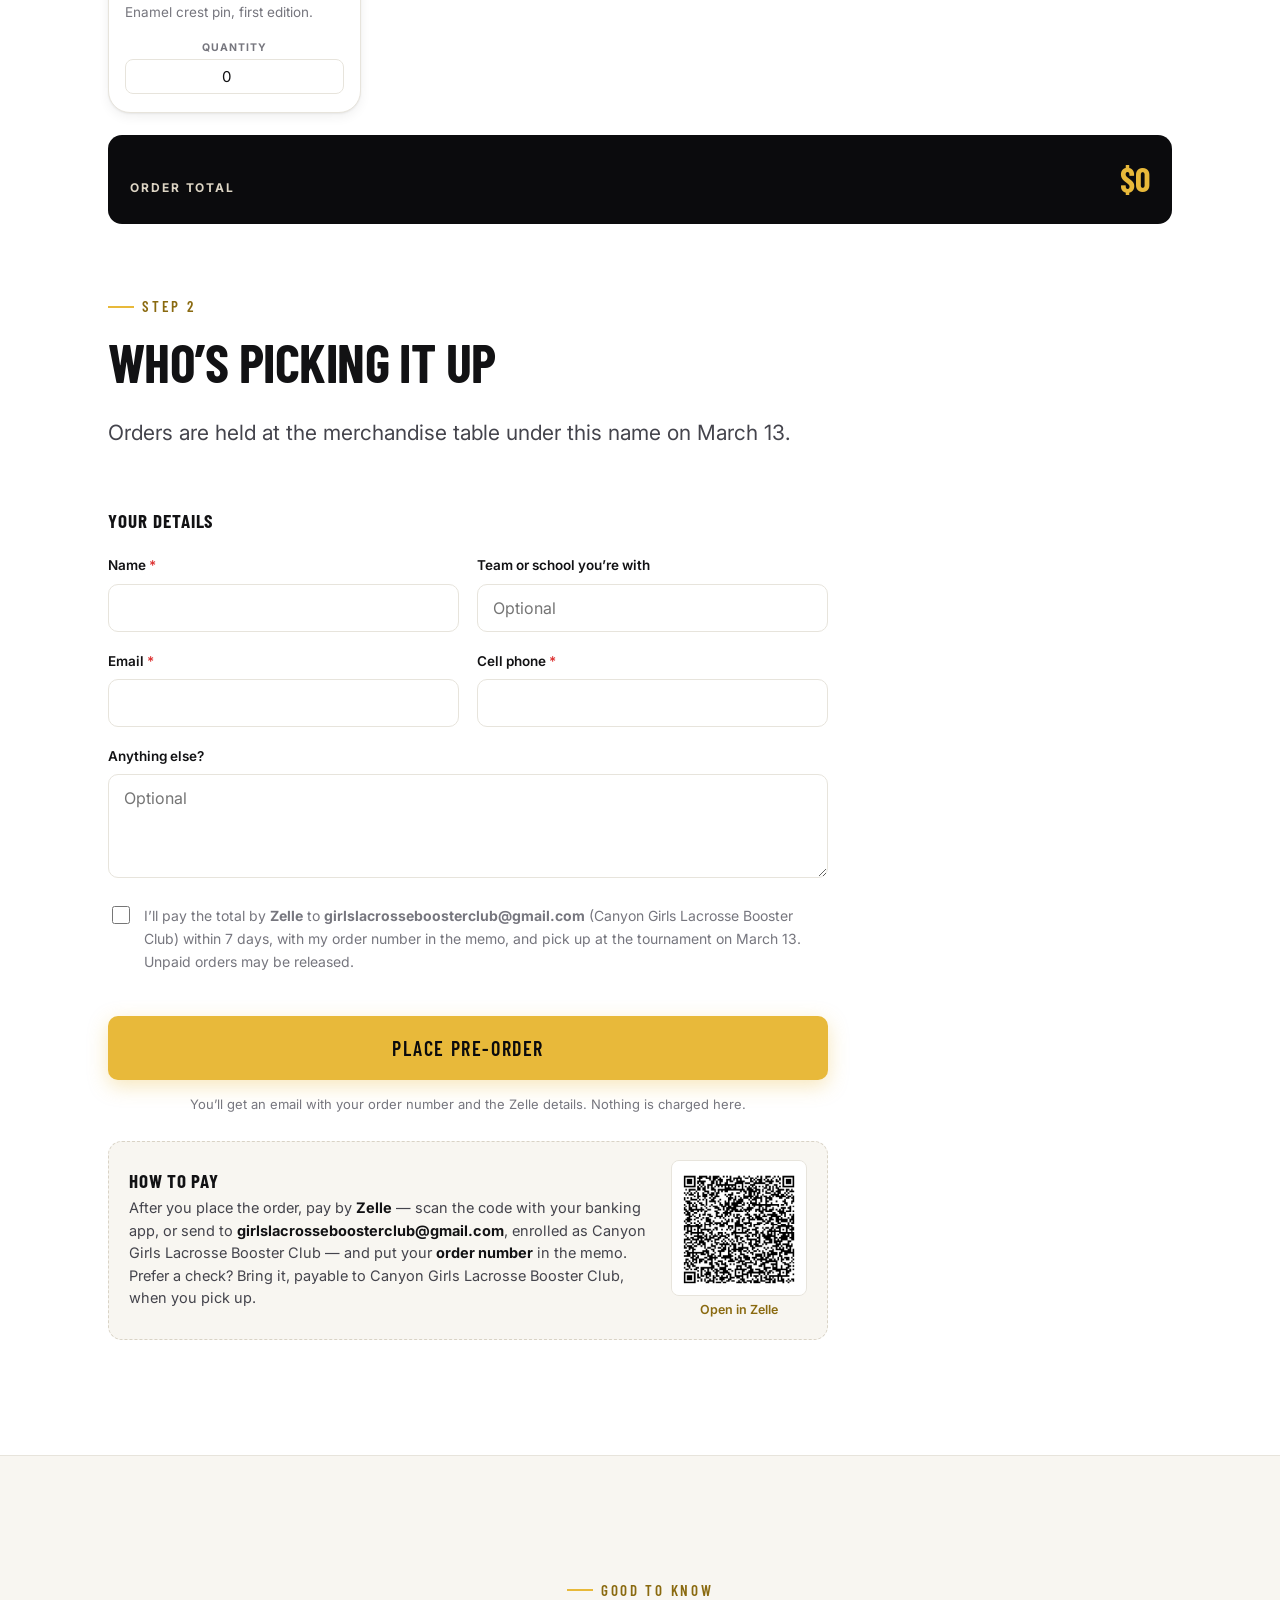
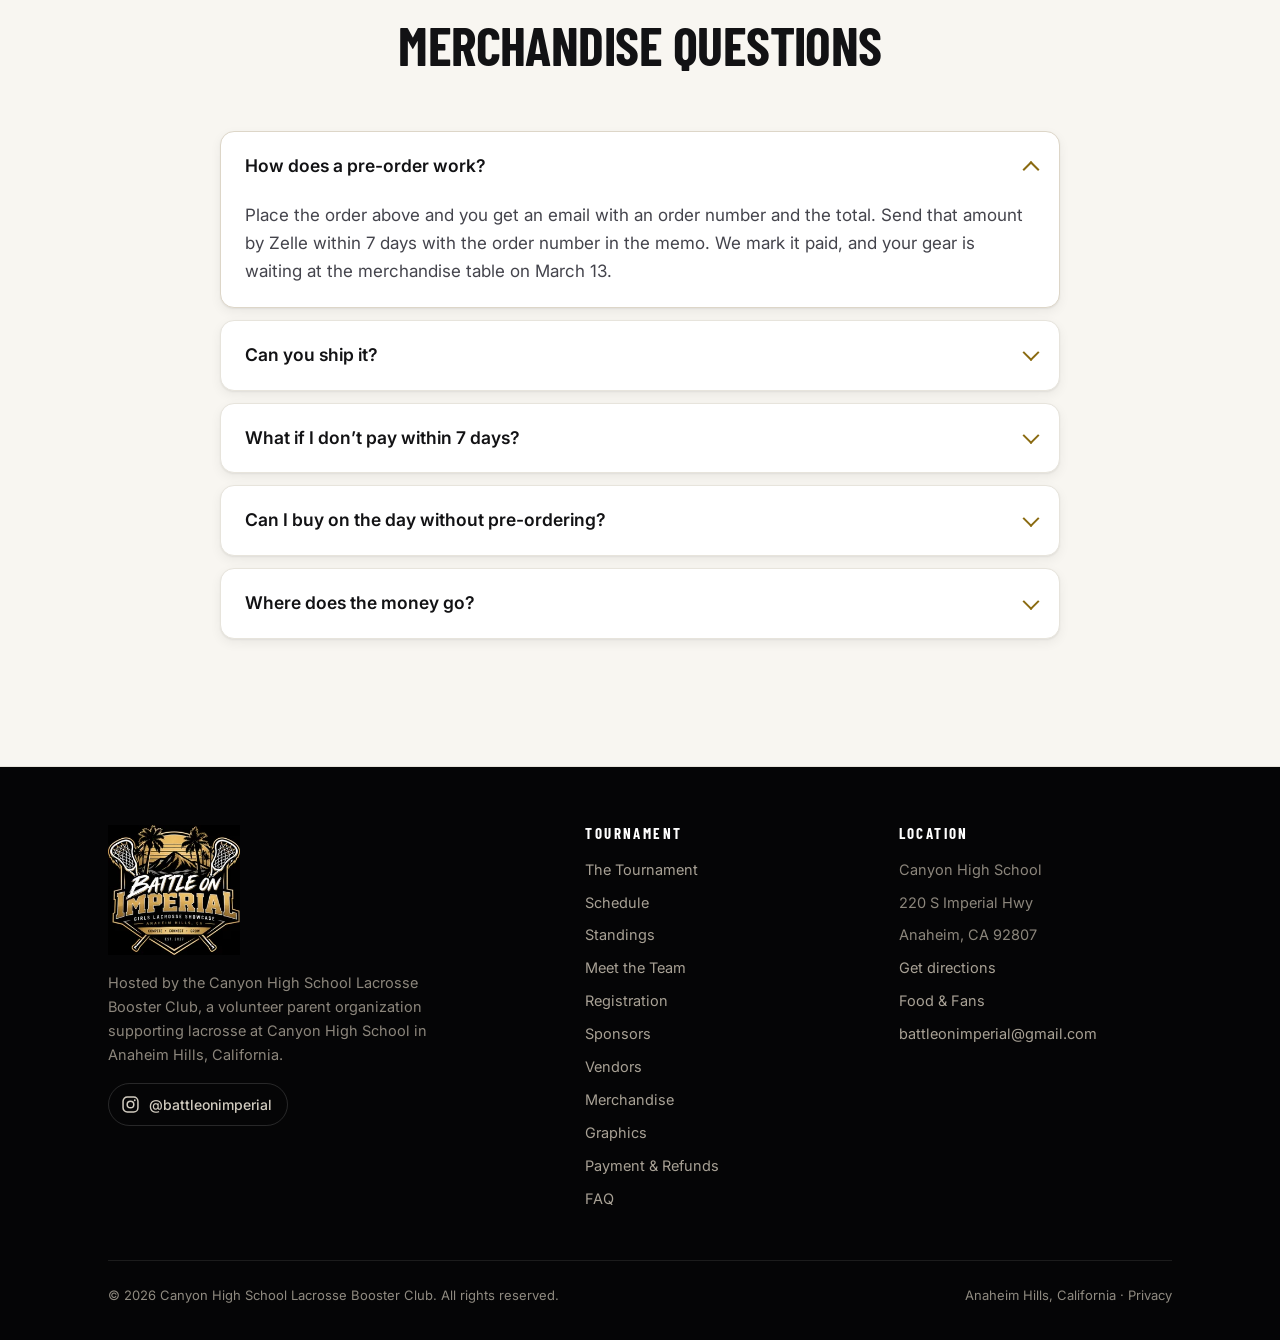
<file: merch.html>
<!DOCTYPE html>
<html lang="en">
<head>
<meta charset="utf-8">
<meta name="viewport" content="width=device-width, initial-scale=1">
<title>Merchandise | Battle on Imperial</title>
<meta name="description" content="Battle on Imperial tournament merchandise: T-shirts $15, hoodies $30, flannel PJ pants $20, lanyards $7 and tournament pins $5. Pre-order online, pay by Zelle, pick up at the tournament on March 13, 2027.">
<meta name="theme-color" content="#0b0b0d">

<meta property="og:title" content="Battle on Imperial Merchandise">
<meta property="og:description" content="Pre-order tournament T-shirts, hoodies, flannel PJ pants, lanyards and pins. Pick up at Canyon High School on March 13, 2027.">
<meta property="og:type" content="website">
<meta property="og:url" content="https://www.battleonimperial.com/merch.html">
<meta property="og:image" content="https://www.battleonimperial.com/assets/img/og-battle-on-imperial.jpg">
<meta property="og:image:width" content="1200">
<meta property="og:image:height" content="630">
<meta name="twitter:card" content="summary_large_image">

<link rel="preconnect" href="https://fonts.googleapis.com">
<link rel="preconnect" href="https://fonts.gstatic.com" crossorigin>
<link href="https://fonts.googleapis.com/css2?family=Barlow+Condensed:wght@500;600;700&family=Inter:wght@400;500;600;700&display=swap" rel="stylesheet">
<link rel="canonical" href="https://www.battleonimperial.com/merch.html">
<link rel="stylesheet" href="assets/styles.css">

<link rel="icon" type="image/png" sizes="32x32" href="assets/img/favicon-32.png">
<link rel="apple-touch-icon" sizes="180x180" href="assets/img/apple-touch-icon.png">
</head>
<body>

<a class="skip-link" href="#main">Skip to main content</a>

<header class="nav" id="nav">
  <div class="wrap nav__inner">
    <a class="brand" href="index.html">
      <picture>
        <source srcset="assets/img/logo-96.webp" type="image/webp">
        <img class="brand__mark" src="assets/img/logo-96.png" width="96" height="95" alt="" aria-hidden="true" decoding="async">
      </picture>
      <span class="brand__text">
        <span class="brand__name">Battle on Imperial</span>
        <span class="brand__sub">Anaheim Hills, CA</span>
      </span>
    </a>

    <button class="nav__toggle" id="navToggle" aria-expanded="false" aria-controls="navLinks" aria-label="Toggle menu">
      <span></span>
    </button>

    <ul class="nav__links" id="navLinks">
      <li><a href="index.html#tournament">Tournament</a></li>
      <li><a href="schedule.html">Schedule</a></li>
      <li><a href="standings.html">Standings</a></li>
      <li><a href="sponsors.html">Sponsors</a></li>
      <li><a href="vendors.html">Vendors</a></li>
      <li><a class="is-active" href="merch.html">Merch</a></li>
      <li><a href="index.html#location">Location</a></li>
      <li><a href="index.html#faq">FAQ</a></li>
      <li><a class="btn btn--primary nav__cta" href="index.html#register">Reserve a Spot</a></li>
    </ul>
  </div>
</header>

<main id="main">

<section class="pagehead">
  <div class="wrap">
    <p class="eyebrow">Tournament Merchandise &middot; Gear &middot; Memories &middot; Game On</p>
    <h1>Play Bolder. Together.</h1>
    <p class="lede">
      Pre-order your Battle on Imperial gear now and pick it up at the tournament on
      Saturday, March 13, 2027. Pay by Zelle once your order is in &mdash; no card needed.
      <span data-merch-open>Pre-orders close <b>February 20, 2027</b>.</span>
    </p>
  </div>
</section>

<!-- ============================================================ ORDER -- -->
<section class="section" id="order">
  <div class="wrap">
    <!-- Shown by assets/merch.js after the pre-order deadline. -->
    <div class="state state--empty" id="merchClosed" hidden>
      <h2>Pre-orders have closed</h2>
      <p>Tournament merchandise is on sale at the merchandise table on game day &mdash; cash, card or Zelle.</p>
    </div>

    <!-- EDIT: products, prices and sizes live in assets/merch.js (PRODUCTS),
         which builds this grid, and in supabase/merch.sql (merch_total) and
         merch-templates.ts, which must agree with it. The images are crops
         of the merchandise artwork (assets/img/merch-sq-*.jpg). -->
    <form class="merch" id="merchForm" data-mailto="battleonimperial@gmail.com" novalidate>
      <div class="section-head reveal">
        <p class="eyebrow">Step 1</p>
        <h2 class="title">Pick Your Gear</h2>
        <p class="lede">Choose sizes and quantities. The total updates as you go.</p>
      </div>

      <div class="products" id="products"></div>

      <div class="merch__total reveal" aria-live="polite">
        <span>Order total</span>
        <strong id="merchTotal">$0</strong>
      </div>

      <div class="section-head reveal" style="margin-top: clamp(40px, 6vw, 64px);">
        <p class="eyebrow">Step 2</p>
        <h2 class="title">Who&rsquo;s Picking It Up</h2>
        <p class="lede">Orders are held at the merchandise table under this name on March 13.</p>
      </div>

      <div class="merch__who reveal">
        <fieldset class="formset">
          <legend>Your details</legend>
          <div class="form__row">
            <div class="field">
              <label for="name">Name <span class="req">*</span></label>
              <input type="text" id="name" name="name" required maxlength="120" autocomplete="name">
            </div>
            <div class="field">
              <label for="school">Team or school you&rsquo;re with</label>
              <input type="text" id="school" name="school" maxlength="120" placeholder="Optional">
            </div>
          </div>
          <div class="form__row">
            <div class="field">
              <label for="email">Email <span class="req">*</span></label>
              <input type="email" id="email" name="email" required maxlength="200" autocomplete="email">
            </div>
            <div class="field">
              <label for="phone">Cell phone <span class="req">*</span></label>
              <input type="tel" id="phone" name="phone" required maxlength="40" autocomplete="tel">
            </div>
          </div>
          <div class="field">
            <label for="notes">Anything else?</label>
            <textarea id="notes" name="notes" maxlength="1000" rows="2" placeholder="Optional"></textarea>
          </div>

          <!-- EDIT: the Zelle address and payee are the same as the How-to-pay
               block on the other forms. -->
          <label class="form__consent">
            <input type="checkbox" id="ack" name="ack" required>
            <span>
              I&rsquo;ll pay the total by <b>Zelle</b> to <b>girlslacrosseboosterclub@gmail.com</b>
              (Canyon Girls Lacrosse Booster Club) within 7 days, with my order number in the
              memo, and pick up at the tournament on March 13. Unpaid orders may be released.
            </span>
          </label>
        </fieldset>

        <!-- Honeypot: hidden from people, irresistible to bots. -->
        <div class="hp" aria-hidden="true">
          <label for="company_url">Company URL</label>
          <input type="text" id="company_url" name="company_url" tabindex="-1" autocomplete="off">
        </div>

        <button class="btn btn--primary btn--block btn--lg" type="submit" id="merchSubmit">Place Pre-order</button>
        <p class="field__hint" style="text-align:center; margin-top:14px;">
          You&rsquo;ll get an email with your order number and the Zelle details. Nothing is
          charged here.
        </p>
        <div class="form__status" id="merchStatus" role="status" aria-live="polite"></div>

        <aside class="payhow" aria-labelledby="payhowTitle">
          <div class="payhow__text">
            <h3 id="payhowTitle">How to pay</h3>
            <p>
              After you place the order, pay by <b>Zelle</b> &mdash; scan the code with your
              banking app, or send to <b>girlslacrosseboosterclub@gmail.com</b>, enrolled as
              Canyon Girls Lacrosse Booster Club &mdash; and put your <b>order number</b> in
              the memo. Prefer a check? Bring it, payable to Canyon Girls Lacrosse Booster
              Club, when you pick up.
            </p>
          </div>
          <a class="payhow__qr" href="https://enroll.zellepay.com/qr-codes?data=eyJuYW1lIjoiQ0FOWU9OIEdJUkxTIExBQ1JPU1NFIEJPT1NURVIgQ0xVQiIsImFjdGlvbiI6InBheW1lbnQiLCJ0b2tlbiI6ImdpcmxzbGFjcm9zc2Vib29zdGVyY2x1YkBnbWFpbC5jb20ifQ==" target="_blank" rel="noopener">
            <picture>
              <source srcset="assets/img/zelle-qr.webp" type="image/webp">
              <img src="assets/img/zelle-qr.png" width="776" height="776" loading="lazy" decoding="async"
                   alt="Zelle QR code for Canyon Girls Lacrosse Booster Club">
            </picture>
            <span>Open in Zelle</span>
          </a>
        </aside>
      </div>
    </form>
  </div>
</section>

<!-- ============================================================= FAQ -- -->
<section class="section section--tint" id="merch-faq">
  <div class="wrap">
    <div class="section-head reveal" style="text-align:center; margin-inline:auto;">
      <p class="eyebrow">Good to Know</p>
      <h2 class="title">Merchandise Questions</h2>
    </div>
    <div class="faq">
      <details class="reveal" open>
        <summary>How does a pre-order work?</summary>
        <div class="faq__body">
          <p>Place the order above and you get an email with an order number and the total.
            Send that amount by Zelle within 7 days with the order number in the memo. We mark
            it paid, and your gear is waiting at the merchandise table on March 13.</p>
        </div>
      </details>
      <details class="reveal">
        <summary>Can you ship it?</summary>
        <div class="faq__body">
          <p>No &mdash; pickup at the tournament only. It keeps prices where they are.</p>
        </div>
      </details>
      <details class="reveal">
        <summary>What if I don&rsquo;t pay within 7 days?</summary>
        <div class="faq__body">
          <p>We may release the order so the stock goes to someone else. Email us if you need
            a little longer and we&rsquo;ll hold it.</p>
        </div>
      </details>
      <details class="reveal">
        <summary>Can I buy on the day without pre-ordering?</summary>
        <div class="faq__body">
          <p>Yes, while stock lasts &mdash; the merchandise table takes cash, card and Zelle.
            Pre-ordering is how you make sure your size is there.</p>
        </div>
      </details>
      <details class="reveal">
        <summary>Where does the money go?</summary>
        <div class="faq__body">
          <p>Merchandise is sold by the Canyon High School Lacrosse Booster Club, the volunteer
            parent group that puts the tournament on. Purchases are not tax-deductible donations.</p>
        </div>
      </details>
    </div>
  </div>
</section>

</main>

<footer class="footer">
  <div class="wrap">
    <div class="footer__grid">
      <div>
        <div class="footer__brand">
          <picture>
            <source srcset="assets/img/logo-240.webp" type="image/webp">
            <img src="assets/img/logo-240.png" width="240" height="236" loading="lazy" decoding="async"
                 alt="Battle on Imperial — Girls Lacrosse Showcase, Anaheim Hills, California.">
          </picture>
        </div>
        <p style="max-width:38ch;">
          Hosted by the Canyon High School Lacrosse Booster Club, a volunteer parent
          organization supporting lacrosse at Canyon High School in Anaheim Hills, California.
        </p>
        <ul class="social">
          <li>
            <a href="https://www.instagram.com/battleonimperial" target="_blank" rel="me noopener">
              <svg viewBox="0 0 24 24" fill="none" stroke="currentColor" stroke-width="1.9" stroke-linecap="round" stroke-linejoin="round" aria-hidden="true">
                <rect x="2.6" y="2.6" width="18.8" height="18.8" rx="5.4"/>
                <circle cx="12" cy="12" r="4.2"/>
                <circle cx="17.4" cy="6.6" r="1.15" fill="currentColor" stroke="none"/>
              </svg>
              <span>@battleonimperial</span>
            </a>
          </li>
        </ul>
      </div>

      <div>
        <h3>Tournament</h3>
        <ul>
          <li><a href="index.html#tournament">The Tournament</a></li>
          <li><a href="schedule.html">Schedule</a></li>
          <li><a href="standings.html">Standings</a></li>
          <li><a href="index.html#team">Meet the Team</a></li>
          <li><a href="index.html#register">Registration</a></li>
          <li><a href="sponsors.html">Sponsors</a></li>
          <li><a href="vendors.html">Vendors</a></li>
          <li><a href="merch.html">Merchandise</a></li>
          <li><a href="media.html">Graphics</a></li>
          <li><a href="index.html#policy">Payment &amp; Refunds</a></li>
          <li><a href="index.html#faq">FAQ</a></li>
        </ul>
      </div>

      <div>
        <h3>Location</h3>
        <ul>
          <li>Canyon High School</li>
          <li>220 S Imperial Hwy</li>
          <li>Anaheim, CA 92807</li>
          <li><a href="https://www.google.com/maps/dir/?api=1&destination=220+S+Imperial+Hwy%2C+Anaheim%2C+CA+92807" target="_blank" rel="noopener">Get directions</a></li>
          <li><a href="index.html#eats">Food &amp; Fans</a></li>
          <li><a href="mailto:battleonimperial@gmail.com">battleonimperial@gmail.com</a></li>
        </ul>
      </div>
    </div>

    <div class="footer__bottom">
      <span>&copy; <span id="year">2026</span> Canyon High School Lacrosse Booster Club. All rights reserved.</span>
      <span>Anaheim Hills, California &middot; <a href="privacy.html">Privacy</a></span>
    </div>
  </div>
</footer>

<script src="assets/config.js"></script>
<script src="assets/script.js"></script>
<script src="assets/merch.js"></script>
</body>
</html>
</file>
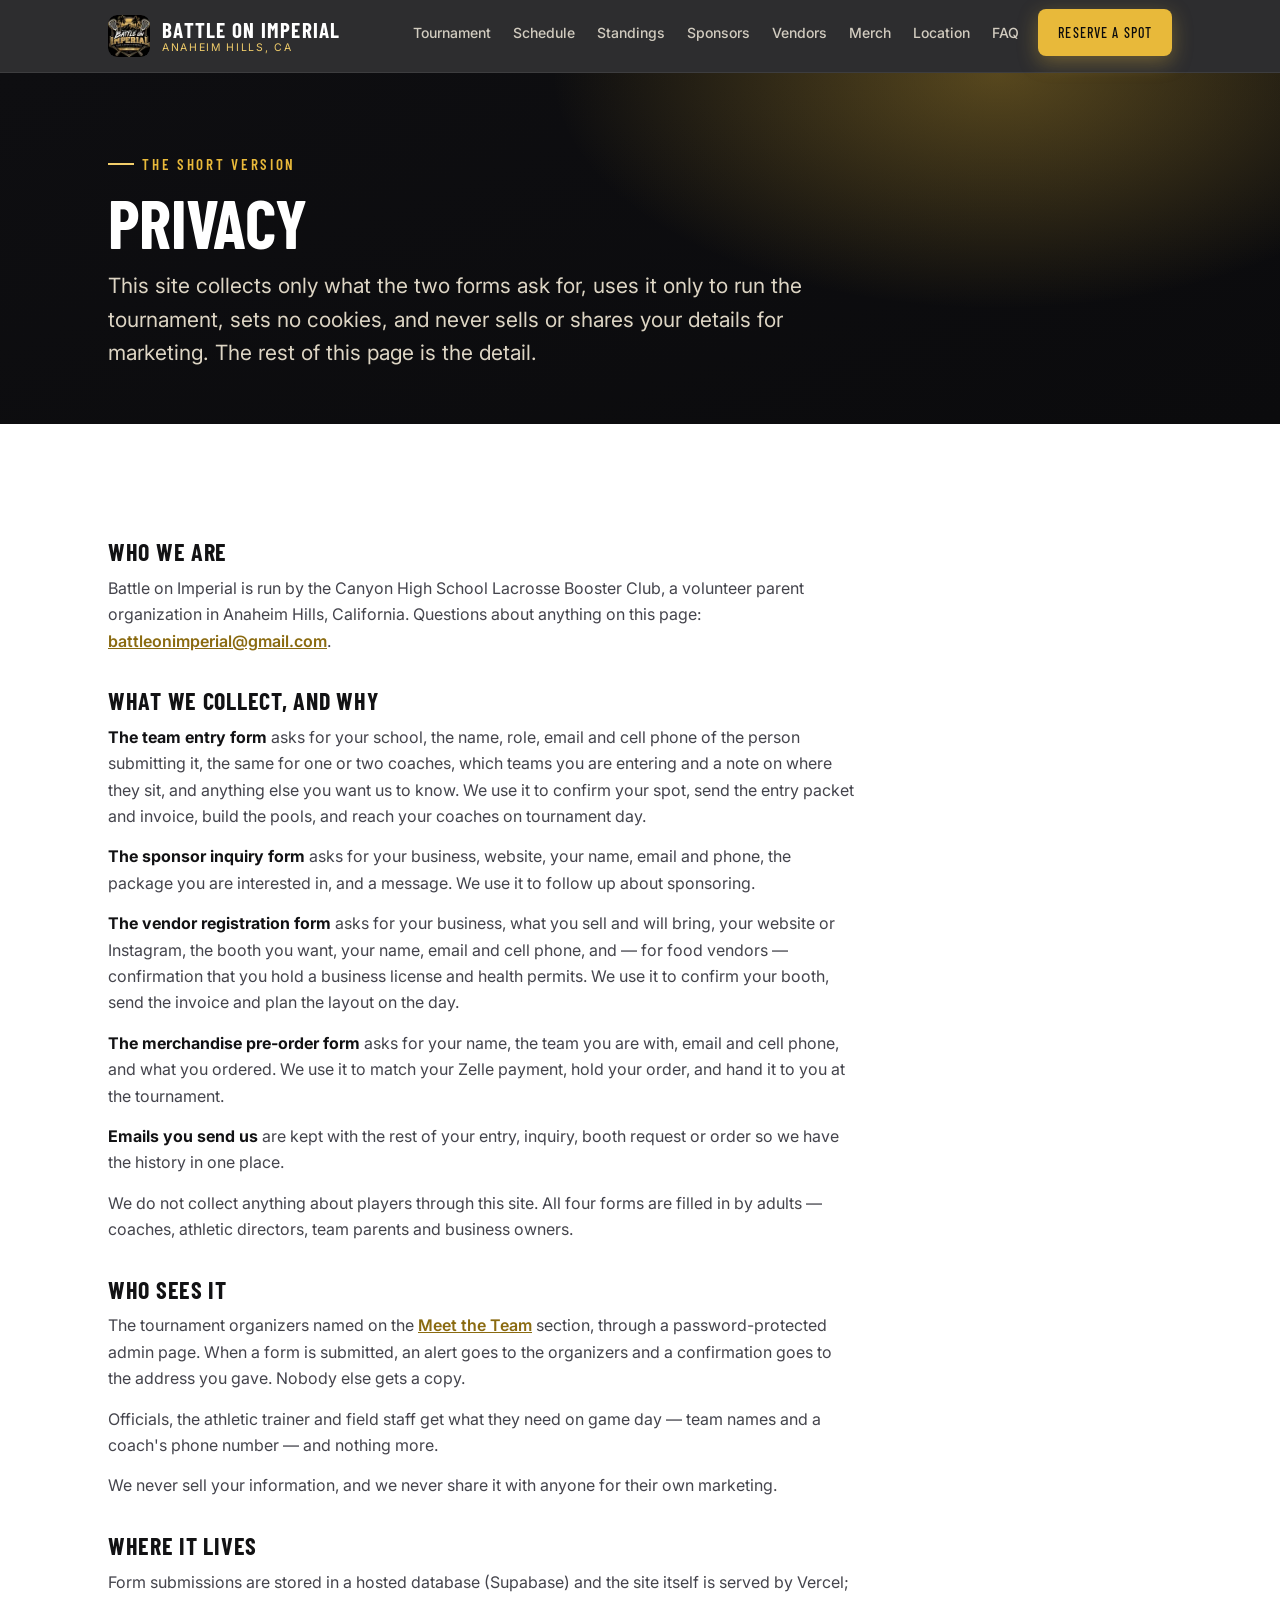
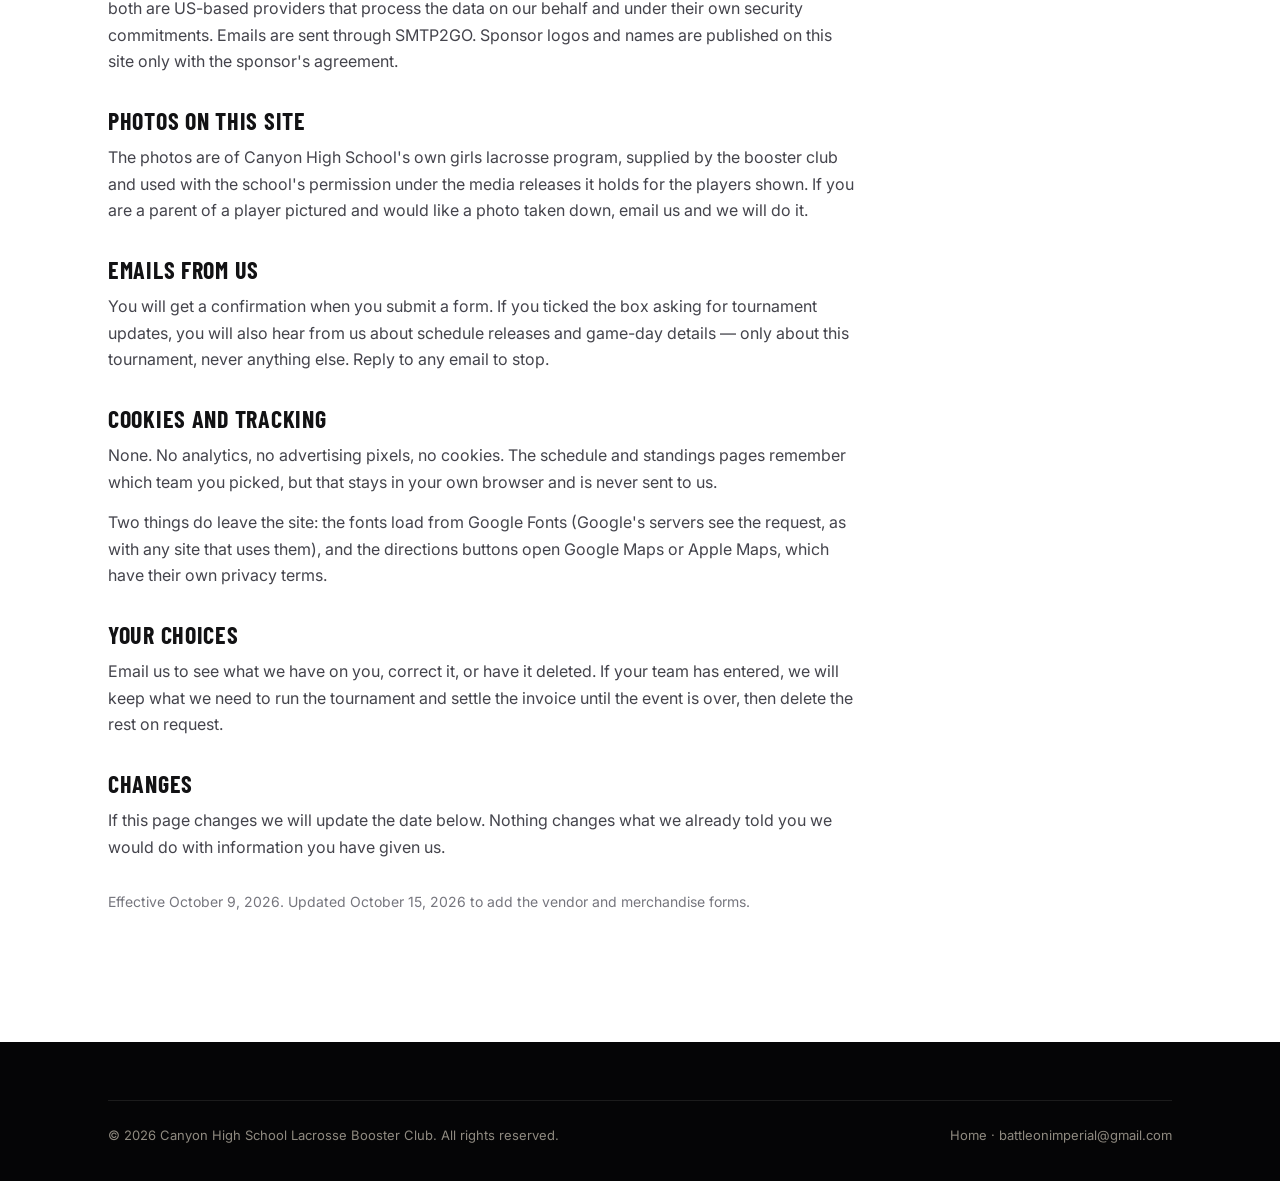
<file: privacy.html>
<!DOCTYPE html>
<html lang="en">
<head>
<meta charset="utf-8">
<meta name="viewport" content="width=device-width, initial-scale=1">
<title>Privacy | Battle on Imperial</title>
<meta name="description" content="What the Battle on Imperial website collects, why, who sees it, and how to ask us to change or delete it.">
<meta name="theme-color" content="#0b0b0d">

<link rel="preconnect" href="https://fonts.googleapis.com">
<link rel="preconnect" href="https://fonts.gstatic.com" crossorigin>
<link href="https://fonts.googleapis.com/css2?family=Barlow+Condensed:wght@500;600;700&family=Inter:wght@400;500;600;700&display=swap" rel="stylesheet">
<link rel="canonical" href="https://www.battleonimperial.com/privacy.html">
<link rel="stylesheet" href="assets/styles.css">

<link rel="icon" type="image/png" sizes="32x32" href="assets/img/favicon-32.png">
<link rel="apple-touch-icon" sizes="180x180" href="assets/img/apple-touch-icon.png">
</head>
<body>

<a class="skip-link" href="#main">Skip to main content</a>

<header class="nav" id="nav">
  <div class="wrap nav__inner">
    <a class="brand" href="index.html">
      <picture>
        <source srcset="assets/img/logo-96.webp" type="image/webp">
        <img class="brand__mark" src="assets/img/logo-96.png" width="96" height="95" alt="" aria-hidden="true" decoding="async">
      </picture>
      <span class="brand__text">
        <span class="brand__name">Battle on Imperial</span>
        <span class="brand__sub">Anaheim Hills, CA</span>
      </span>
    </a>

    <button class="nav__toggle" id="navToggle" aria-expanded="false" aria-controls="navLinks" aria-label="Toggle menu">
      <span></span>
    </button>

    <ul class="nav__links" id="navLinks">
      <li><a href="index.html#tournament">Tournament</a></li>
      <li><a href="schedule.html">Schedule</a></li>
      <li><a href="standings.html">Standings</a></li>
      <li><a href="sponsors.html">Sponsors</a></li>
      <li><a href="vendors.html">Vendors</a></li>
      <li><a href="merch.html">Merch</a></li>
      <li><a href="index.html#location">Location</a></li>
      <li><a href="index.html#faq">FAQ</a></li>
      <li><a class="btn btn--primary nav__cta" href="index.html#register">Reserve a Spot</a></li>
    </ul>
  </div>
</header>

<main id="main">

<section class="pagehead">
  <div class="wrap">
    <p class="eyebrow">The Short Version</p>
    <h1>Privacy</h1>
    <p class="lede">
      This site collects only what the two forms ask for, uses it only to run the
      tournament, sets no cookies, and never sells or shares your details for marketing.
      The rest of this page is the detail.
    </p>
  </div>
</section>

<section class="section">
  <div class="wrap">
    <div class="prose">
      <!-- EDIT: keep this in step with what the forms actually ask (index.html
           #regForm, sponsors.html #sponsorForm) and with who is on the
           organiser email list. Update the date at the bottom when it changes. -->

      <h2>Who we are</h2>
      <p>
        Battle on Imperial is run by the Canyon High School Lacrosse Booster Club, a
        volunteer parent organization in Anaheim Hills, California. Questions about
        anything on this page: <a href="mailto:battleonimperial@gmail.com">battleonimperial@gmail.com</a>.
      </p>

      <h2>What we collect, and why</h2>
      <p><b>The team entry form</b> asks for your school, the name, role, email and cell
        phone of the person submitting it, the same for one or two coaches, which teams
        you are entering and a note on where they sit, and anything else you want us to
        know. We use it to confirm your spot, send the entry packet and invoice, build
        the pools, and reach your coaches on tournament day.</p>
      <p><b>The sponsor inquiry form</b> asks for your business, website, your name, email
        and phone, the package you are interested in, and a message. We use it to follow
        up about sponsoring.</p>
      <p><b>The vendor registration form</b> asks for your business, what you sell and
        will bring, your website or Instagram, the booth you want, your name, email and
        cell phone, and &mdash; for food vendors &mdash; confirmation that you hold a
        business license and health permits. We use it to confirm your booth, send the
        invoice and plan the layout on the day.</p>
      <p><b>The merchandise pre-order form</b> asks for your name, the team you are with,
        email and cell phone, and what you ordered. We use it to match your Zelle payment,
        hold your order, and hand it to you at the tournament.</p>
      <p><b>Emails you send us</b> are kept with the rest of your entry, inquiry, booth
        request or order so we have the history in one place.</p>
      <p>We do not collect anything about players through this site. All four forms are
        filled in by adults &mdash; coaches, athletic directors, team parents and business
        owners.</p>

      <h2>Who sees it</h2>
      <p>The tournament organizers named on the <a href="index.html#team">Meet the
        Team</a> section, through a password-protected admin page. When a form is
        submitted, an alert goes to the organizers and a confirmation goes to the address
        you gave. Nobody else gets a copy.</p>
      <p>Officials, the athletic trainer and field staff get what they need on game day
        &mdash; team names and a coach's phone number &mdash; and nothing more.</p>
      <p>We never sell your information, and we never share it with anyone for their own
        marketing.</p>

      <h2>Where it lives</h2>
      <p>Form submissions are stored in a hosted database (Supabase) and the site itself is
        served by Vercel; both are US-based providers that process the data on our behalf
        and under their own security commitments. Emails are sent through SMTP2GO. Sponsor
        logos and names are published on this site only with the sponsor's agreement.</p>

      <h2>Photos on this site</h2>
      <p>The photos are of Canyon High School's own girls lacrosse program, supplied by the
        booster club and used with the school's permission under the media releases it holds
        for the players shown. If you are a parent of a player pictured and would like a
        photo taken down, email us and we will do it.</p>

      <h2>Emails from us</h2>
      <p>You will get a confirmation when you submit a form. If you ticked the box asking
        for tournament updates, you will also hear from us about schedule releases and
        game-day details &mdash; only about this tournament, never anything else. Reply to
        any email to stop.</p>

      <h2>Cookies and tracking</h2>
      <p>None. No analytics, no advertising pixels, no cookies. The schedule and standings
        pages remember which team you picked, but that stays in your own browser and is
        never sent to us.</p>
      <p>Two things do leave the site: the fonts load from Google Fonts (Google's servers
        see the request, as with any site that uses them), and the directions buttons open
        Google Maps or Apple Maps, which have their own privacy terms.</p>

      <h2>Your choices</h2>
      <p>Email us to see what we have on you, correct it, or have it deleted. If your
        team has entered, we will keep what we need to run the tournament and settle the
        invoice until the event is over, then delete the rest on request.</p>

      <h2>Changes</h2>
      <p>If this page changes we will update the date below. Nothing changes what we
        already told you we would do with information you have given us.</p>

      <p class="prose__date">Effective October 9, 2026. Updated October 15, 2026 to add the vendor and merchandise forms.</p>
    </div>
  </div>
</section>

</main>

<footer class="footer">
  <div class="wrap">
    <div class="footer__bottom">
      <span>&copy; <span id="year">2026</span> Canyon High School Lacrosse Booster Club. All rights reserved.</span>
      <span><a href="index.html">Home</a> &middot; <a href="mailto:battleonimperial@gmail.com">battleonimperial@gmail.com</a></span>
    </div>
  </div>
</footer>

<script src="assets/script.js"></script>
</body>
</html>
</file>
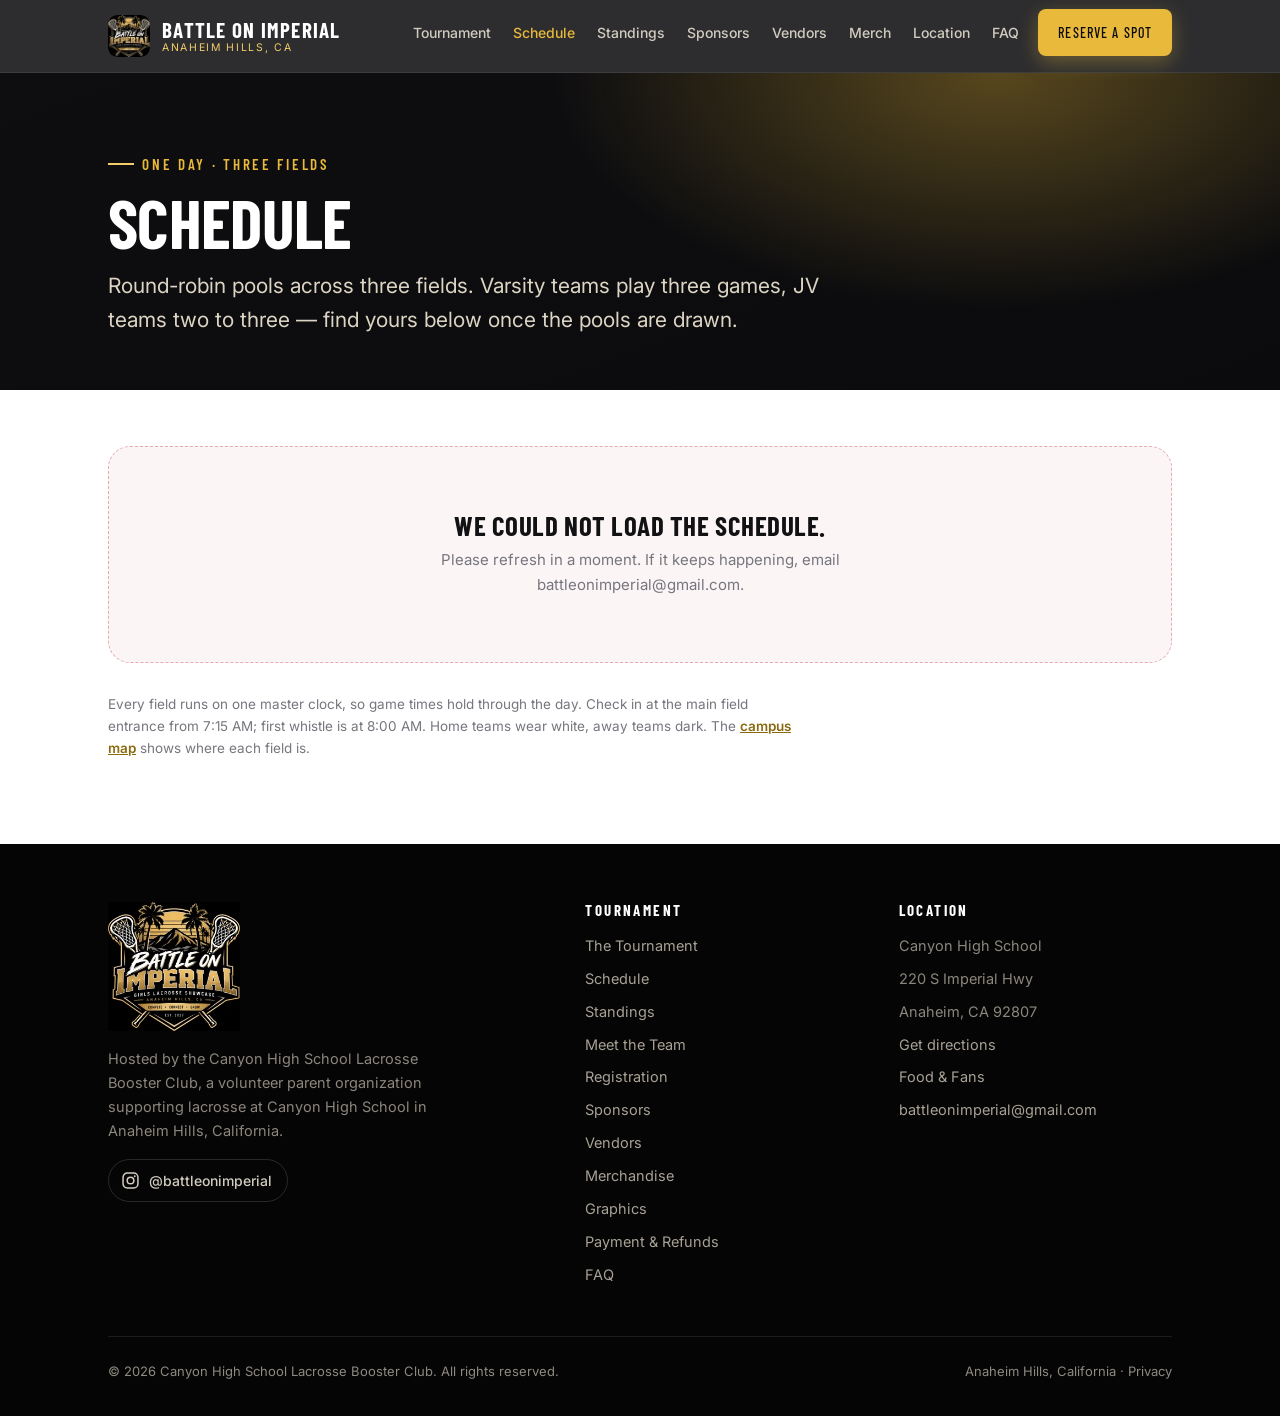
<file: schedule.html>
<!DOCTYPE html>
<html lang="en">
<head>
<meta charset="utf-8">
<meta name="viewport" content="width=device-width, initial-scale=1">
<title>Schedule | Battle on Imperial</title>
<meta name="description" content="Game schedule for Battle on Imperial, the girls high school lacrosse tournament in Anaheim Hills, California: round-robin pools across three fields on Saturday, March 13, 2027.">
<meta name="theme-color" content="#0b0b0d">
<!-- Social preview for links shared into team group chats. -->
<meta property="og:title" content="Schedule | Battle on Imperial">
<meta property="og:description" content="Game times, fields and jersey colours for Battle on Imperial, Saturday, March 13, 2027 at Canyon High School, Anaheim Hills.">
<meta property="og:type" content="website">
<meta property="og:url" content="https://www.battleonimperial.com/schedule.html">
<meta property="og:image" content="https://www.battleonimperial.com/assets/img/og-battle-on-imperial.jpg">
<meta property="og:image:width" content="1200">
<meta property="og:image:height" content="630">
<meta name="twitter:card" content="summary_large_image">

<link rel="preconnect" href="https://fonts.googleapis.com">
<link rel="preconnect" href="https://fonts.gstatic.com" crossorigin>
<link href="https://fonts.googleapis.com/css2?family=Barlow+Condensed:wght@500;600;700&family=Inter:wght@400;500;600;700&display=swap" rel="stylesheet">
<link rel="canonical" href="https://www.battleonimperial.com/schedule.html">
<link rel="stylesheet" href="assets/styles.css">

<link rel="icon" type="image/png" sizes="32x32" href="assets/img/favicon-32.png">
<link rel="apple-touch-icon" sizes="180x180" href="assets/img/apple-touch-icon.png">
</head>
<body>

<a class="skip-link" href="#main">Skip to main content</a>

<header class="nav" id="nav">
  <div class="wrap nav__inner">
    <a class="brand" href="index.html">
      <picture>
        <source srcset="assets/img/logo-96.webp" type="image/webp">
        <img class="brand__mark" src="assets/img/logo-96.png" width="96" height="95" alt="" aria-hidden="true" decoding="async">
      </picture>
      <span class="brand__text">
        <span class="brand__name">Battle on Imperial</span>
        <span class="brand__sub">Anaheim Hills, CA</span>
      </span>
    </a>

    <button class="nav__toggle" id="navToggle" aria-expanded="false" aria-controls="navLinks" aria-label="Toggle menu">
      <span></span>
    </button>

    <ul class="nav__links" id="navLinks">
      <li><a href="index.html#tournament">Tournament</a></li>
      <li><a class="is-active" href="schedule.html">Schedule</a></li>
      <li><a href="standings.html">Standings</a></li>
      <li><a href="sponsors.html">Sponsors</a></li>
      <li><a href="vendors.html">Vendors</a></li>
      <li><a href="merch.html">Merch</a></li>
      <li><a href="index.html#location">Location</a></li>
      <li><a href="index.html#faq">FAQ</a></li>
      <li><a class="btn btn--primary nav__cta" href="index.html#register">Reserve a Spot</a></li>
    </ul>
  </div>
</header>

<main id="main">

<section class="pagehead">
  <div class="wrap">
    <p class="eyebrow">One Day &middot; Three Fields</p>
    <h1>Schedule</h1>
    <p class="lede">
      Round-robin pools across three fields. Varsity teams play three games, JV teams
      two to three &mdash; find yours below once the pools are drawn.
    </p>
  </div>
</section>

<div class="wrap">
  <div class="filters" id="filters"></div>

  <div class="board" id="board" data-mode="schedule"></div>

  <p class="board__legend">
    Every field runs on one master clock, so game times hold through the day. Check in
    at the main field entrance from 7:15 AM; first whistle is at 8:00 AM. Home teams wear
    white, away teams dark.
    The <a href="index.html#location">campus map</a> shows where each field is.
  </p>
</div>

</main>

<footer class="footer">
  <div class="wrap">
    <div class="footer__grid">
      <div>
        <div class="footer__brand">
            <picture>
              <source srcset="assets/img/logo-240.webp" type="image/webp">
              <img src="assets/img/logo-240.png" width="240" height="236" loading="lazy" decoding="async"
                   alt="Battle on Imperial — Girls Lacrosse Showcase, Anaheim Hills, California.">
            </picture>
          </div>
        <p style="max-width:38ch;">
          Hosted by the Canyon High School Lacrosse Booster Club, a volunteer parent
          organization supporting lacrosse at Canyon High School in Anaheim Hills, California.
        </p>

        <!-- rel="me" links the profile back to this site as the same owner.
             Add TikTok as a second <li> when that account exists. -->
        <ul class="social">
          <li>
            <a href="https://www.instagram.com/battleonimperial" target="_blank" rel="me noopener">
              <svg viewBox="0 0 24 24" fill="none" stroke="currentColor" stroke-width="1.9" stroke-linecap="round" stroke-linejoin="round" aria-hidden="true">
                <rect x="2.6" y="2.6" width="18.8" height="18.8" rx="5.4"/>
                <circle cx="12" cy="12" r="4.2"/>
                <circle cx="17.4" cy="6.6" r="1.15" fill="currentColor" stroke="none"/>
              </svg>
              <span>@battleonimperial</span>
            </a>
          </li>
        </ul>
      </div>

      <div>
        <h3>Tournament</h3>
        <ul>
          <li><a href="index.html#tournament">The Tournament</a></li>
          <li><a href="schedule.html">Schedule</a></li>
          <li><a href="standings.html">Standings</a></li>
          <li><a href="index.html#team">Meet the Team</a></li>
          <li><a href="index.html#register">Registration</a></li>
          <li><a href="sponsors.html">Sponsors</a></li>
          <li><a href="vendors.html">Vendors</a></li>
          <li><a href="merch.html">Merchandise</a></li>
          <li><a href="media.html">Graphics</a></li>
          <li><a href="index.html#policy">Payment &amp; Refunds</a></li>
          <li><a href="index.html#faq">FAQ</a></li>
        </ul>
      </div>

      <div>
        <h3>Location</h3>
        <ul>
          <li>Canyon High School</li>
          <li>220 S Imperial Hwy</li>
          <li>Anaheim, CA 92807</li>
          <li><a href="https://www.google.com/maps/dir/?api=1&destination=220+S+Imperial+Hwy%2C+Anaheim%2C+CA+92807" target="_blank" rel="noopener">Get directions</a></li>
          <li><a href="index.html#eats">Food &amp; Fans</a></li>
          <li><a href="mailto:battleonimperial@gmail.com">battleonimperial@gmail.com</a></li>
        </ul>
      </div>
    </div>

    <div class="footer__bottom">
      <span>&copy; <span id="year">2026</span> Canyon High School Lacrosse Booster Club. All rights reserved.</span>
      <span>Anaheim Hills, California &middot; <a href="privacy.html">Privacy</a></span>
    </div>
  </div>
</footer>

<script src="assets/config.js"></script>
<script src="assets/script.js"></script>
<script src="assets/tournament.js"></script>
</body>
</html>
</file>
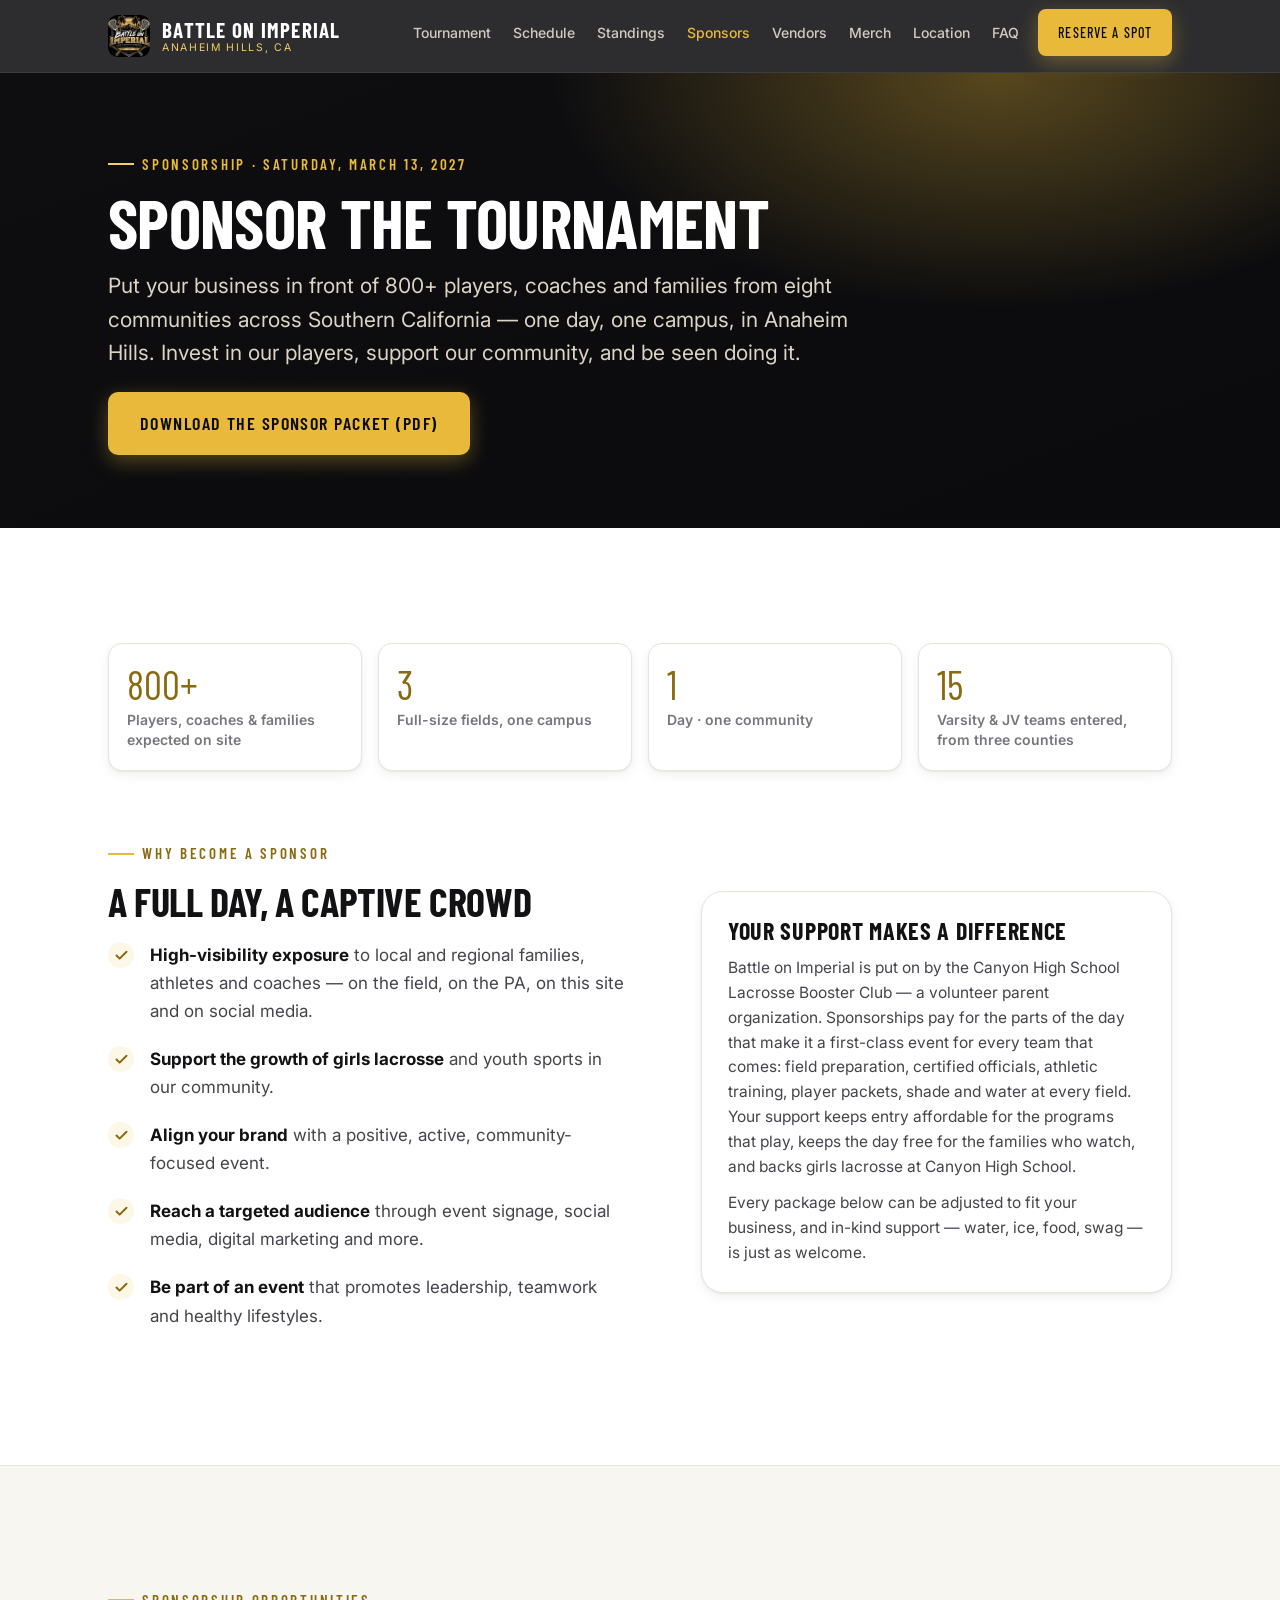
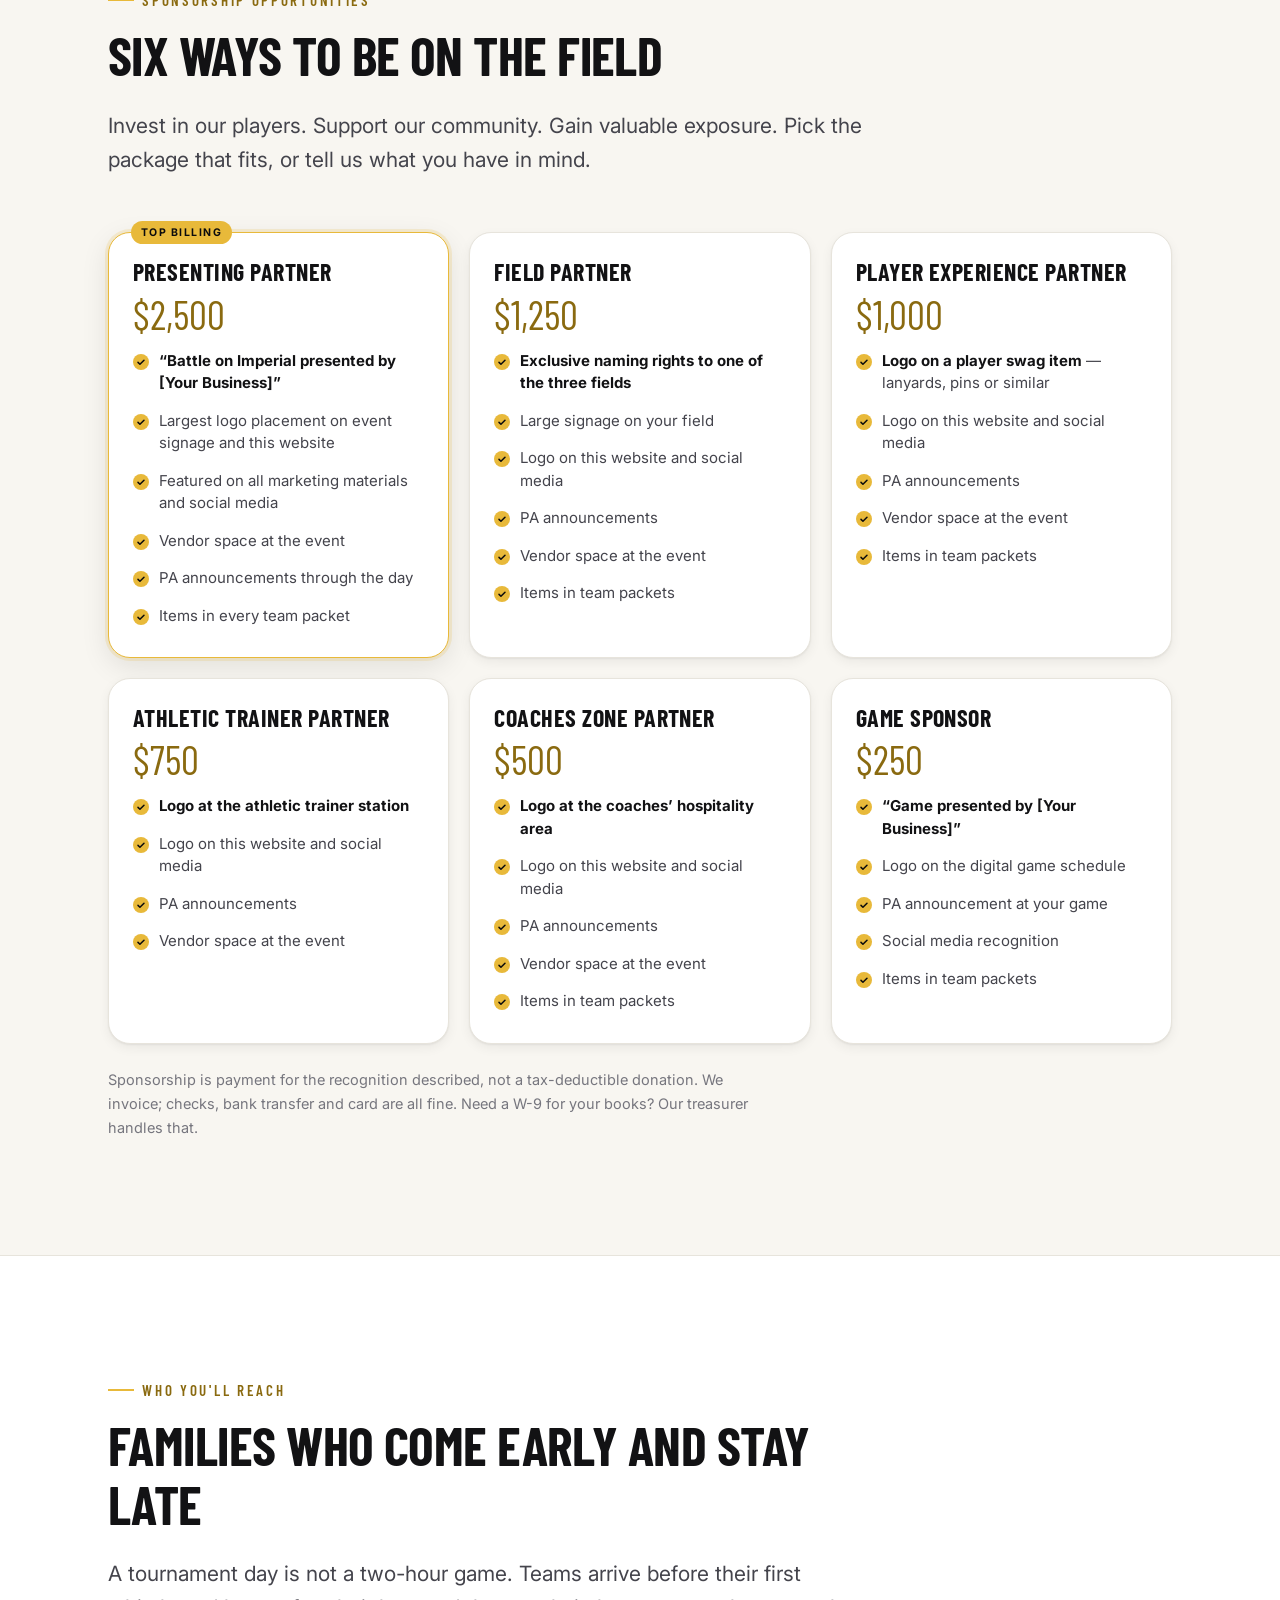
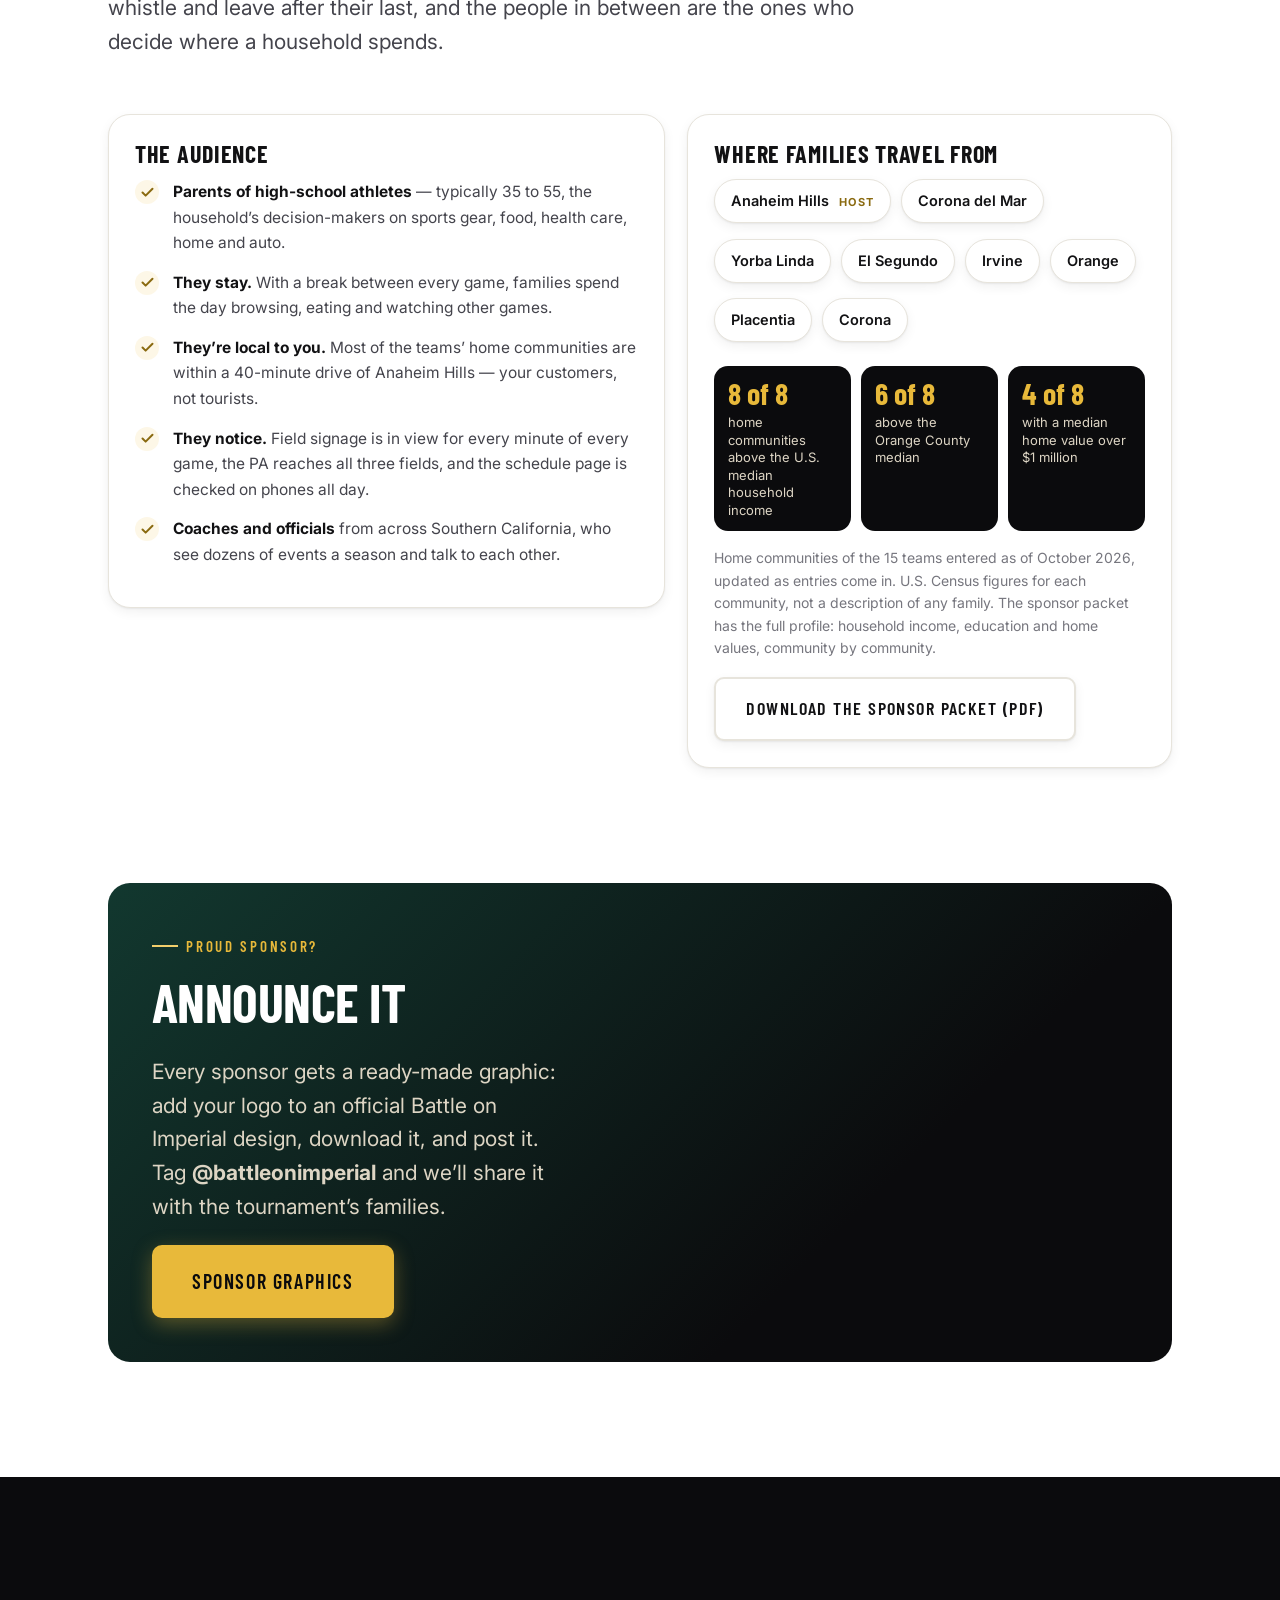
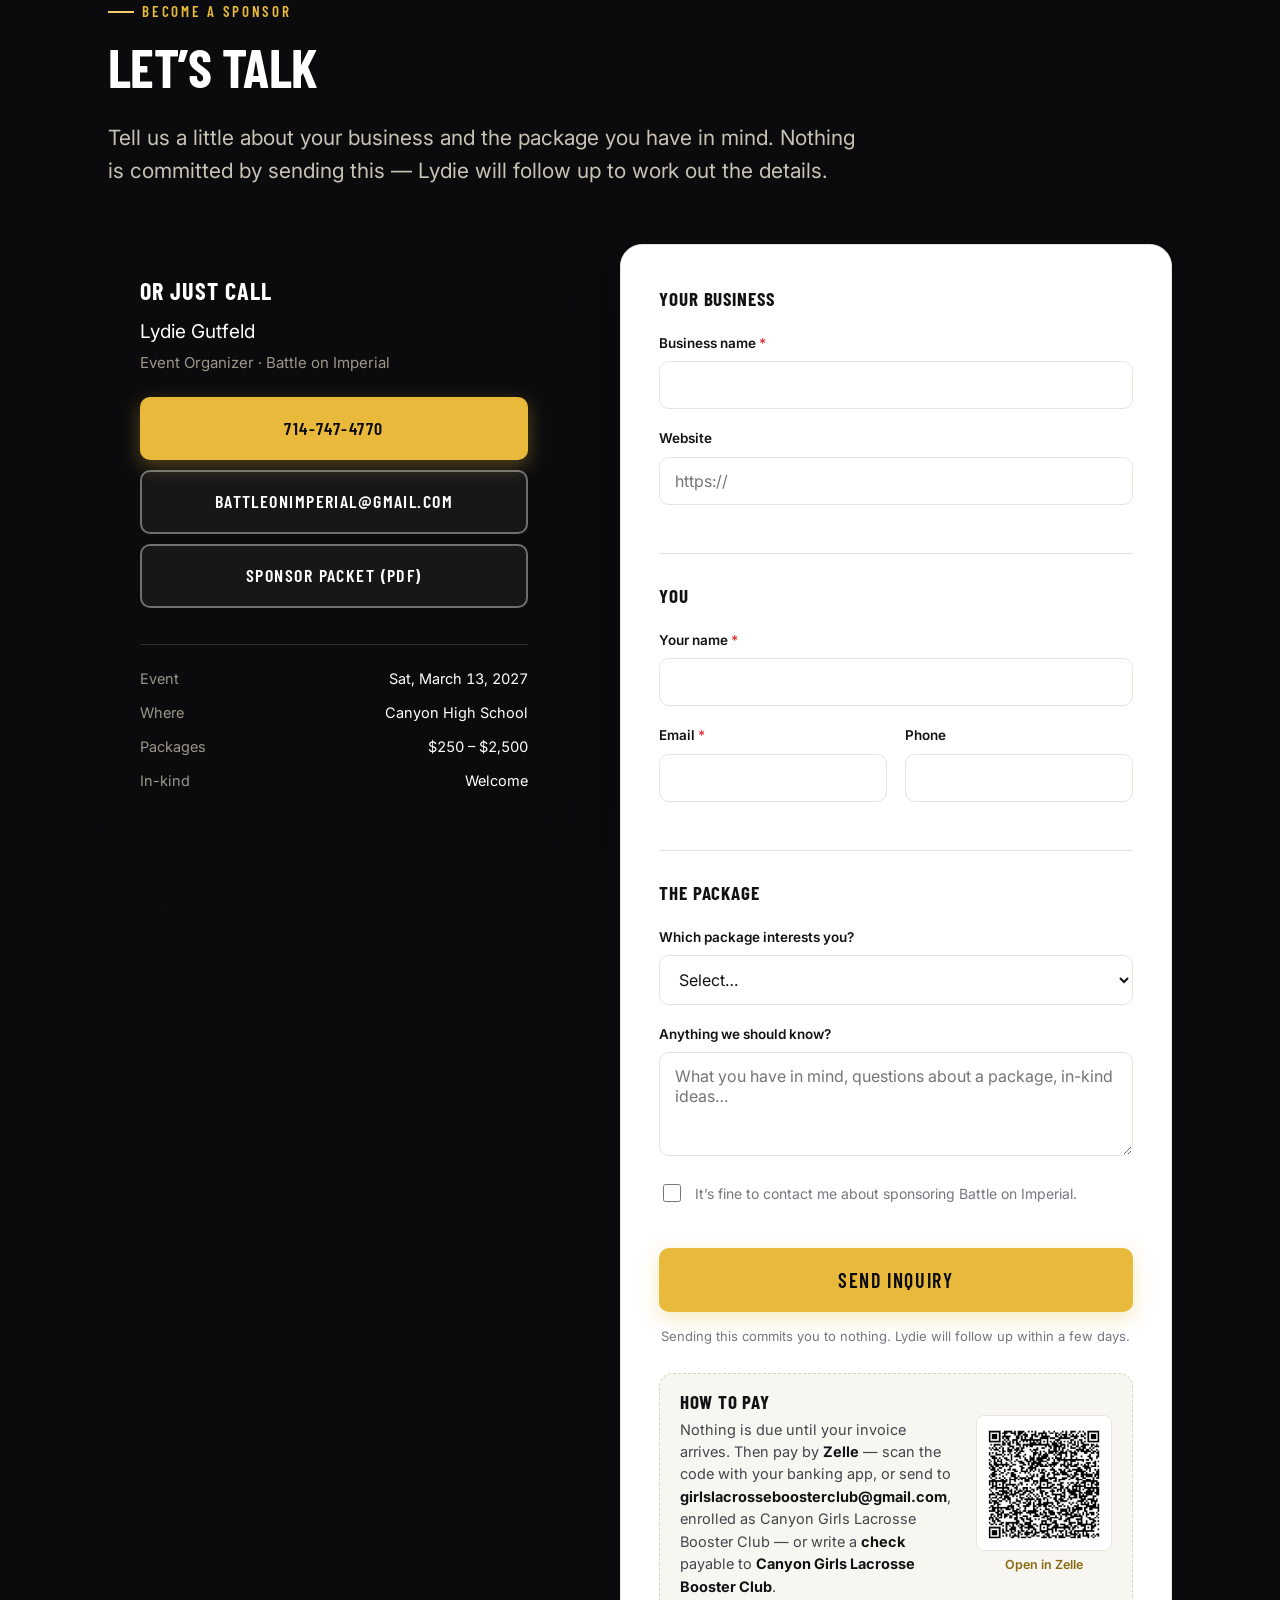
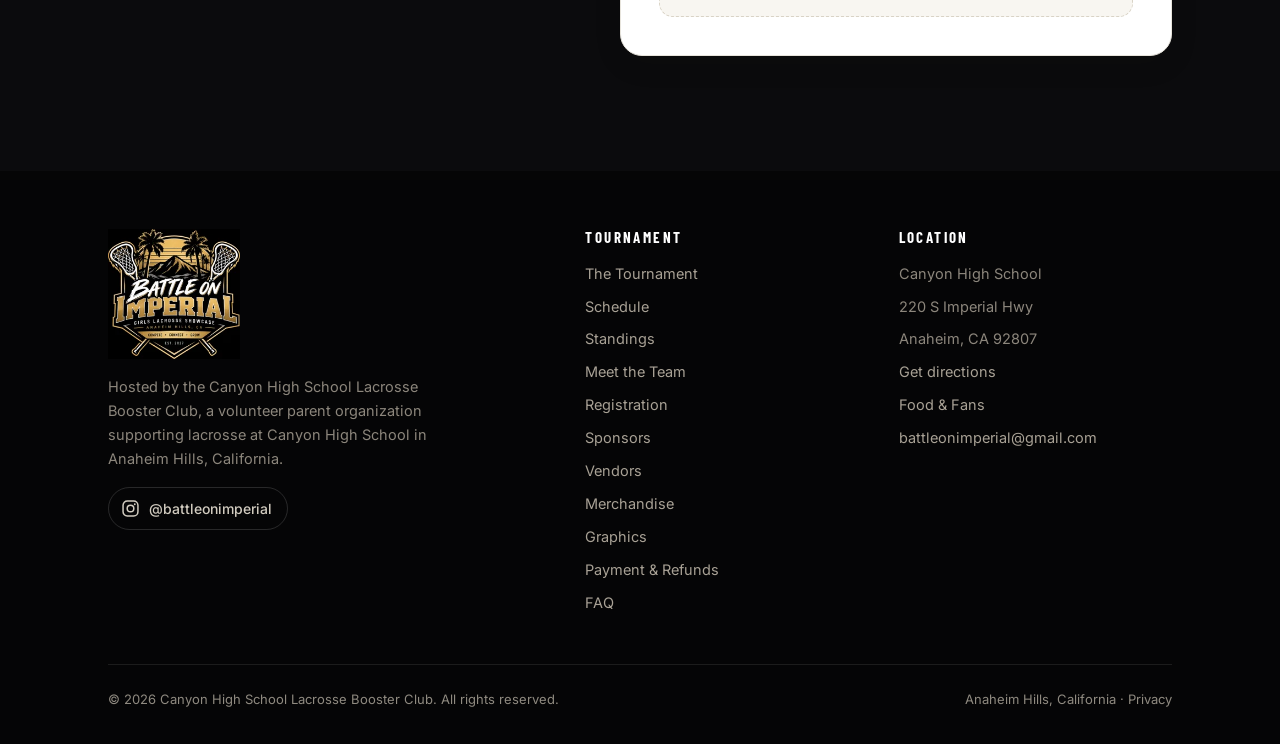
<file: sponsors.html>
<!DOCTYPE html>
<html lang="en">
<head>
<meta charset="utf-8">
<meta name="viewport" content="width=device-width, initial-scale=1">
<title>Sponsor the Tournament | Battle on Imperial</title>
<meta name="description" content="Sponsor Battle on Imperial, the girls high school lacrosse tournament at Canyon High School in Anaheim Hills on March 13, 2027. Six packages from $250 to $2,500 put your business in front of 800+ players, coaches and families.">
<meta name="theme-color" content="#0b0b0d">

<!-- Social preview for links shared with business owners. -->
<meta property="og:title" content="Sponsor Battle on Imperial">
<meta property="og:description" content="Put your business in front of 800+ players, coaches and families at a one-day girls lacrosse tournament in Anaheim Hills. Packages from $250 to $2,500.">
<meta property="og:type" content="website">
<meta property="og:url" content="https://www.battleonimperial.com/sponsors.html">
<meta property="og:image" content="https://www.battleonimperial.com/assets/img/og-battle-on-imperial.jpg">
<meta property="og:image:width" content="1200">
<meta property="og:image:height" content="630">
<meta name="twitter:card" content="summary_large_image">

<link rel="preconnect" href="https://fonts.googleapis.com">
<link rel="preconnect" href="https://fonts.gstatic.com" crossorigin>
<link href="https://fonts.googleapis.com/css2?family=Barlow+Condensed:wght@500;600;700&family=Inter:wght@400;500;600;700&display=swap" rel="stylesheet">
<link rel="canonical" href="https://www.battleonimperial.com/sponsors.html">
<link rel="stylesheet" href="assets/styles.css">

<link rel="icon" type="image/png" sizes="32x32" href="assets/img/favicon-32.png">
<link rel="apple-touch-icon" sizes="180x180" href="assets/img/apple-touch-icon.png">
</head>
<body>

<a class="skip-link" href="#main">Skip to main content</a>

<header class="nav" id="nav">
  <div class="wrap nav__inner">
    <a class="brand" href="index.html">
      <picture>
        <source srcset="assets/img/logo-96.webp" type="image/webp">
        <img class="brand__mark" src="assets/img/logo-96.png" width="96" height="95" alt="" aria-hidden="true" decoding="async">
      </picture>
      <span class="brand__text">
        <span class="brand__name">Battle on Imperial</span>
        <span class="brand__sub">Anaheim Hills, CA</span>
      </span>
    </a>

    <button class="nav__toggle" id="navToggle" aria-expanded="false" aria-controls="navLinks" aria-label="Toggle menu">
      <span></span>
    </button>

    <ul class="nav__links" id="navLinks">
      <li><a href="index.html#tournament">Tournament</a></li>
      <li><a href="schedule.html">Schedule</a></li>
      <li><a href="standings.html">Standings</a></li>
      <li><a class="is-active" href="sponsors.html">Sponsors</a></li>
      <li><a href="vendors.html">Vendors</a></li>
      <li><a href="merch.html">Merch</a></li>
      <li><a href="index.html#location">Location</a></li>
      <li><a href="index.html#faq">FAQ</a></li>
      <li><a class="btn btn--primary nav__cta" href="index.html#register">Reserve a Spot</a></li>
    </ul>
  </div>
</header>

<main id="main">

<section class="pagehead">
  <div class="wrap">
    <p class="eyebrow">Sponsorship &middot; Saturday, March 13, 2027</p>
    <h1>Sponsor the Tournament</h1>
    <p class="lede">
      Put your business in front of 800+ players, coaches and families from eight
      communities across Southern California &mdash; one day, one campus, in Anaheim Hills. Invest in our
      players, support our community, and be seen doing it.
    </p>
    <p style="margin-top:22px;">
      <a class="btn btn--primary" href="assets/battle-on-imperial-sponsorship.pdf" download="battle-on-imperial-sponsorship.pdf">Download the Sponsor Packet (PDF)</a>
    </p>
  </div>
</section>

<!-- ============================================================== WHY -- -->
<section class="section" id="why">
  <div class="wrap">
    <!-- EDIT: the numbers here come from the sponsor flyer. "800+" is the
         organisers' estimate of players, coaches and families on site with
         15 teams entered (about 20 players a team, their families, coaches). -->
    <div class="facts reveal">
      <div class="fact"><div class="fact__num">800+</div><div class="fact__label">Players, coaches &amp; families expected on site</div></div>
      <div class="fact"><div class="fact__num">3</div><div class="fact__label">Full-size fields, one campus</div></div>
      <div class="fact"><div class="fact__num">1</div><div class="fact__label">Day &middot; one community</div></div>
      <div class="fact"><div class="fact__num">15</div><div class="fact__label">Varsity &amp; JV teams entered, from three counties</div></div>
    </div>

    <div class="split">
      <div class="reveal">
        <p class="eyebrow">Why Become a Sponsor</p>
        <h2 class="title" style="font-size: clamp(28px, 4vw, 40px);">A Full Day, A Captive Crowd</h2>
        <ul class="checklist">
          <li><b>High-visibility exposure</b> to local and regional families, athletes and coaches &mdash; on the field, on the PA, on this site and on social media.</li>
          <li><b>Support the growth of girls lacrosse</b> and youth sports in our community.</li>
          <li><b>Align your brand</b> with a positive, active, community-focused event.</li>
          <li><b>Reach a targeted audience</b> through event signage, social media, digital marketing and more.</li>
          <li><b>Be part of an event</b> that promotes leadership, teamwork and healthy lifestyles.</li>
        </ul>
      </div>

      <div class="reveal">
        <div class="contactcard">
          <h3>Your Support Makes a Difference</h3>
          <p>
            Battle on Imperial is put on by the Canyon High School Lacrosse Booster Club
            &mdash; a volunteer parent organization. Sponsorships pay for the parts of
            the day that make it a first-class event for every team that comes:
            field preparation, certified officials, athletic training, player
            packets, shade and water at every field. Your support keeps entry
            affordable for the programs that play, keeps the day free for the families
            who watch, and backs girls lacrosse at Canyon High School.
          </p>
          <p>
            Every package below can be adjusted to fit your business, and in-kind
            support &mdash; water, ice, food, swag &mdash; is just as welcome.
          </p>
        </div>
      </div>
    </div>
  </div>
</section>

<!-- ========================================================= PACKAGES -- -->
<section class="section section--tint" id="packages">
  <div class="wrap">
    <div class="section-head reveal">
      <p class="eyebrow">Sponsorship Opportunities</p>
      <h2 class="title">Six Ways to Be On the Field</h2>
      <p class="lede">
        Invest in our players. Support our community. Gain valuable exposure. Pick the
        package that fits, or tell us what you have in mind.
      </p>
    </div>

    <!-- EDIT: package names and prices are mirrored in supabase/sponsors.sql
         (the tier CHECK on both tables), the select on the form below, the
         logo band order in assets/sponsors.js, and the confirmation email in
         supabase/functions/registration-email/sponsor-templates.ts. -->
    <div class="pkgs">
      <article class="pkg pkg--featured reveal">
        <h3 class="pkg__name">Presenting Partner</h3>
        <p class="pkg__price">$2,500</p>
        <ul>
          <li><b>&ldquo;Battle on Imperial presented by [Your Business]&rdquo;</b></li>
          <li>Largest logo placement on event signage and this website</li>
          <li>Featured on all marketing materials and social media</li>
          <li>Vendor space at the event</li>
          <li>PA announcements through the day</li>
          <li>Items in every team packet</li>
        </ul>
      </article>

      <article class="pkg reveal">
        <h3 class="pkg__name">Field Partner</h3>
        <p class="pkg__price">$1,250</p>
        <ul>
          <li><b>Exclusive naming rights to one of the three fields</b></li>
          <li>Large signage on your field</li>
          <li>Logo on this website and social media</li>
          <li>PA announcements</li>
          <li>Vendor space at the event</li>
          <li>Items in team packets</li>
        </ul>
      </article>

      <article class="pkg reveal">
        <h3 class="pkg__name">Player Experience Partner</h3>
        <p class="pkg__price">$1,000</p>
        <ul>
          <li><b>Logo on a player swag item</b> &mdash; lanyards, pins or similar</li>
          <li>Logo on this website and social media</li>
          <li>PA announcements</li>
          <li>Vendor space at the event</li>
          <li>Items in team packets</li>
        </ul>
      </article>

      <article class="pkg reveal">
        <h3 class="pkg__name">Athletic Trainer Partner</h3>
        <p class="pkg__price">$750</p>
        <ul>
          <li><b>Logo at the athletic trainer station</b></li>
          <li>Logo on this website and social media</li>
          <li>PA announcements</li>
          <li>Vendor space at the event</li>
        </ul>
      </article>

      <article class="pkg reveal">
        <h3 class="pkg__name">Coaches Zone Partner</h3>
        <p class="pkg__price">$500</p>
        <ul>
          <li><b>Logo at the coaches&rsquo; hospitality area</b></li>
          <li>Logo on this website and social media</li>
          <li>PA announcements</li>
          <li>Vendor space at the event</li>
          <li>Items in team packets</li>
        </ul>
      </article>

      <article class="pkg reveal">
        <h3 class="pkg__name">Game Sponsor</h3>
        <p class="pkg__price">$250</p>
        <ul>
          <li><b>&ldquo;Game presented by [Your Business]&rdquo;</b></li>
          <li>Logo on the digital game schedule</li>
          <li>PA announcement at your game</li>
          <li>Social media recognition</li>
          <li>Items in team packets</li>
        </ul>
      </article>
    </div>

    <p class="pkgs__note reveal">
      Sponsorship is payment for the recognition described, not a tax-deductible
      donation. We invoice; checks, bank transfer and card are all fine. Need a W-9 for
      your books? Our treasurer handles that.
    </p>
  </div>
</section>

<!-- ============================================================ REACH -- -->
<!-- EDIT: the public version of the packet's "Who You'll Reach" page. No
     income figures here; those stay in the PDF. Update the communities as
     the Confirmed Teams list fills, and the "as of" month with them. -->
<section class="section" id="reach">
  <div class="wrap">
    <div class="section-head reveal">
      <p class="eyebrow">Who You'll Reach</p>
      <h2 class="title">Families Who Come Early and Stay Late</h2>
      <p class="lede">
        A tournament day is not a two-hour game. Teams arrive before their first whistle
        and leave after their last, and the people in between are the ones who decide
        where a household spends.
      </p>
    </div>

    <div class="reach">
      <div class="contactcard reveal">
        <h3>The Audience</h3>
        <ul class="checklist checklist--tight">
          <li><b>Parents of high-school athletes</b> &mdash; typically 35 to 55, the household&rsquo;s decision-makers on sports gear, food, health care, home and auto.</li>
          <li><b>They stay.</b> With a break between every game, families spend the day browsing, eating and watching other games.</li>
          <li><b>They&rsquo;re local to you.</b> Most of the teams&rsquo; home communities are within a 40-minute drive of Anaheim Hills &mdash; your customers, not tourists.</li>
          <li><b>They notice.</b> Field signage is in view for every minute of every game, the PA reaches all three fields, and the schedule page is checked on phones all day.</li>
          <li><b>Coaches and officials</b> from across Southern California, who see dozens of events a season and talk to each other.</li>
        </ul>
      </div>

      <div class="contactcard reveal">
        <h3>Where Families Travel From</h3>
        <!-- EDIT: home communities of the teams entered, never school names
             (entries are listed publicly only once paid). Figures: U.S. Census
             ACS 2024 5-year; the table is on page 3 of print/sponsor-flyer.html. -->
        <ul class="chips" aria-label="Home communities">
          <li>Anaheim Hills <small>host</small></li>
          <li>Corona del Mar</li>
          <li>Yorba Linda</li>
          <li>El Segundo</li>
          <li>Irvine</li>
          <li>Orange</li>
          <li>Placentia</li>
          <li>Corona</li>
        </ul>
        <div class="reachstats">
          <div><b>8 of 8</b><span>home communities above the U.S. median household income</span></div>
          <div><b>6 of 8</b><span>above the Orange County median</span></div>
          <div><b>4 of 8</b><span>with a median home value over $1&nbsp;million</span></div>
        </div>
        <p class="reach__note">
          Home communities of the 15 teams entered as of October 2026, updated as entries
          come in. U.S. Census figures for each community, not a description of any family.
          The sponsor packet has the full profile: household income, education and home
          values, community by community.
        </p>
        <a class="btn btn--outline" href="assets/battle-on-imperial-sponsorship.pdf" download="battle-on-imperial-sponsorship.pdf">Download the Sponsor Packet (PDF)</a>
      </div>
    </div>
  </div>
</section>

<!-- ========================================================== ANNOUNCE -- -->
<section class="section section--tight" id="announce">
  <div class="wrap">
    <div class="shareband reveal">
      <div class="shareband__text">
        <p class="eyebrow">Proud Sponsor?</p>
        <h2 class="title">Announce It</h2>
        <p class="lede">
          Every sponsor gets a ready-made graphic: add your logo to an official Battle on
          Imperial design, download it, and post it. Tag <b>@battleonimperial</b> and
          we&rsquo;ll share it with the tournament&rsquo;s families.
        </p>
        <a class="btn btn--primary btn--lg" href="media.html?for=sponsors">Sponsor Graphics</a>
      </div>
    </div>
  </div>
</section>

<!-- ===================================================== OUR SPONSORS -- -->
<!-- Filled by assets/sponsors.js from the sponsors table. The whole section
     stays hidden until the first sponsor is added in Tournament Control. -->
<section class="section" id="our-sponsors" data-when-sponsors hidden>
  <div class="wrap">
    <div class="section-head reveal" style="text-align:center; margin-inline:auto;">
      <p class="eyebrow">Thank You</p>
      <h2 class="title">Our Sponsors</h2>
      <p class="lede">The businesses making the day possible.</p>
    </div>
    <div class="sponsorband" id="sponsorBand" hidden></div>
  </div>
</section>

<!-- ========================================================== INQUIRE -- -->
<section class="section section--dark" id="inquire">
  <div class="wrap">
    <div class="section-head reveal">
      <p class="eyebrow">Become a Sponsor</p>
      <h2 class="title">Let&rsquo;s Talk</h2>
      <p class="lede">
        Tell us a little about your business and the package you have in mind. Nothing is
        committed by sending this &mdash; Lydie will follow up to work out the details.
      </p>
    </div>

    <div class="reg__grid">
      <div class="reveal">
        <!-- EDIT: sponsorship contact. Also in sponsor-templates.ts. -->
        <div class="addr-card">
          <h3>Or Just Call</h3>
          <address>
            Lydie Gutfeld<br>
            <span>Event Organizer &middot; Battle on Imperial</span>
          </address>
          <a class="btn btn--primary btn--block" href="tel:+17147474770">714-747-4770</a>
          <a class="btn btn--ghost btn--block" href="mailto:battleonimperial@gmail.com?subject=Sponsoring%20Battle%20on%20Imperial">battleonimperial@gmail.com</a>
          <!-- EDIT: regenerate the PDF from print/sponsor-flyer.html after any
               change to packages, prices, the date or the contact. -->
          <a class="btn btn--ghost btn--block" href="assets/battle-on-imperial-sponsorship.pdf" download="battle-on-imperial-sponsorship.pdf">Sponsor Packet (PDF)</a>
          <hr>
          <dl>
            <dt>Event</dt><dd>Sat, March 13, 2027</dd>
            <dt>Where</dt><dd>Canyon High School</dd>
            <dt>Packages</dt><dd>$250 &ndash; $2,500</dd>
            <dt>In-kind</dt><dd>Welcome</dd>
          </dl>
        </div>
      </div>

      <div class="reveal">
        <!-- EDIT: every name= here is a column in public.sponsor_inquiries
             (supabase/sponsors.sql). The tier options are mirrored by a CHECK
             constraint — change one, change both. -->
        <form class="form" id="sponsorForm" data-mailto="battleonimperial@gmail.com" novalidate>
          <fieldset class="formset">
            <legend>Your business</legend>
            <div class="field">
              <label for="business">Business name <span class="req">*</span></label>
              <input type="text" id="business" name="business" required maxlength="120" autocomplete="organization">
            </div>
            <div class="field">
              <label for="website">Website</label>
              <input type="url" id="website" name="website" maxlength="200" autocomplete="url" placeholder="https://">
            </div>
          </fieldset>

          <fieldset class="formset">
            <legend>You</legend>
            <div class="field">
              <label for="contact_name">Your name <span class="req">*</span></label>
              <input type="text" id="contact_name" name="contact_name" required maxlength="120" autocomplete="name">
            </div>
            <div class="form__row">
              <div class="field">
                <label for="email">Email <span class="req">*</span></label>
                <input type="email" id="email" name="email" required maxlength="200" autocomplete="email">
              </div>
              <div class="field">
                <label for="phone">Phone</label>
                <input type="tel" id="phone" name="phone" maxlength="40" autocomplete="tel">
              </div>
            </div>
          </fieldset>

          <fieldset class="formset">
            <legend>The package</legend>
            <div class="field">
              <label for="tier">Which package interests you?</label>
              <select id="tier" name="tier">
                <option value="">Select&hellip;</option>
                <option>Presenting Partner</option>
                <option>Field Partner</option>
                <option>Player Experience Partner</option>
                <option>Athletic Trainer Partner</option>
                <option>Coaches Zone Partner</option>
                <option>Game Sponsor</option>
                <option>Not sure yet</option>
                <option>In-kind or something else</option>
              </select>
            </div>
            <div class="field">
              <label for="message">Anything we should know?</label>
              <textarea id="message" name="message" maxlength="2000"
                placeholder="What you have in mind, questions about a package, in-kind ideas&hellip;"></textarea>
            </div>
            <label class="form__consent">
              <input type="checkbox" id="consent" name="consent" required>
              <span>It&rsquo;s fine to contact me about sponsoring Battle on Imperial.</span>
            </label>
          </fieldset>

          <!-- Honeypot: hidden from people, irresistible to bots. -->
          <div class="hp" aria-hidden="true">
            <label for="company_url">Company URL</label>
            <input type="text" id="company_url" name="company_url" tabindex="-1" autocomplete="off">
          </div>

          <button class="btn btn--primary btn--block btn--lg" type="submit">Send Inquiry</button>

          <p class="field__hint" style="text-align:center; margin-top:14px;">
            Sending this commits you to nothing. Lydie will follow up within a few days.
          </p>

          <div class="form__status" id="sponsorStatus" role="status" aria-live="polite"></div>

          <!-- EDIT: how to pay. The QR is the booster club's Zelle code
               (assets/img/zelle-qr.png); it decodes to the enroll.zellepay.com
               link on the image, so tapping it on a phone opens Zelle. The
               Zelle address and the check payee are printed because a visitor
               on a phone cannot scan their own screen. Same block on all three
               forms — change them together. -->
          <aside class="payhow" aria-labelledby="payhowTitle">
            <div class="payhow__text">
              <h4 id="payhowTitle">How to pay</h4>
              <p>
                Nothing is due until your invoice arrives. Then pay by <b>Zelle</b> &mdash;
                scan the code with your banking app, or send to
                <b>girlslacrosseboosterclub@gmail.com</b>, enrolled as Canyon Girls Lacrosse
                Booster Club &mdash; or write a <b>check</b> payable to
                <b>Canyon Girls Lacrosse Booster Club</b>.
              </p>
            </div>
            <a class="payhow__qr" href="https://enroll.zellepay.com/qr-codes?data=eyJuYW1lIjoiQ0FOWU9OIEdJUkxTIExBQ1JPU1NFIEJPT1NURVIgQ0xVQiIsImFjdGlvbiI6InBheW1lbnQiLCJ0b2tlbiI6ImdpcmxzbGFjcm9zc2Vib29zdGVyY2x1YkBnbWFpbC5jb20ifQ==" target="_blank" rel="noopener">
              <picture>
                <source srcset="assets/img/zelle-qr.webp" type="image/webp">
                <img src="assets/img/zelle-qr.png" width="776" height="776" loading="lazy" decoding="async"
                     alt="Zelle QR code for Canyon Girls Lacrosse Booster Club">
              </picture>
              <span>Open in Zelle</span>
            </a>
          </aside>
        </form>
      </div>
    </div>
  </div>
</section>

</main>

<footer class="footer">
  <div class="wrap">
    <div class="footer__grid">
      <div>
        <div class="footer__brand">
          <picture>
            <source srcset="assets/img/logo-240.webp" type="image/webp">
            <img src="assets/img/logo-240.png" width="240" height="236" loading="lazy" decoding="async"
                 alt="Battle on Imperial — Girls Lacrosse Showcase, Anaheim Hills, California.">
          </picture>
        </div>
        <p style="max-width:38ch;">
          Hosted by the Canyon High School Lacrosse Booster Club, a volunteer parent
          organization supporting lacrosse at Canyon High School in Anaheim Hills, California.
        </p>

        <ul class="social">
          <li>
            <a href="https://www.instagram.com/battleonimperial" target="_blank" rel="me noopener">
              <svg viewBox="0 0 24 24" fill="none" stroke="currentColor" stroke-width="1.9" stroke-linecap="round" stroke-linejoin="round" aria-hidden="true">
                <rect x="2.6" y="2.6" width="18.8" height="18.8" rx="5.4"/>
                <circle cx="12" cy="12" r="4.2"/>
                <circle cx="17.4" cy="6.6" r="1.15" fill="currentColor" stroke="none"/>
              </svg>
              <span>@battleonimperial</span>
            </a>
          </li>
        </ul>
      </div>

      <div>
        <h3>Tournament</h3>
        <ul>
          <li><a href="index.html#tournament">The Tournament</a></li>
          <li><a href="schedule.html">Schedule</a></li>
          <li><a href="standings.html">Standings</a></li>
          <li><a href="index.html#team">Meet the Team</a></li>
          <li><a href="index.html#register">Registration</a></li>
          <li><a href="sponsors.html">Sponsors</a></li>
          <li><a href="vendors.html">Vendors</a></li>
          <li><a href="merch.html">Merchandise</a></li>
          <li><a href="media.html">Graphics</a></li>
          <li><a href="index.html#policy">Payment &amp; Refunds</a></li>
          <li><a href="index.html#faq">FAQ</a></li>
        </ul>
      </div>

      <div>
        <h3>Location</h3>
        <ul>
          <li>Canyon High School</li>
          <li>220 S Imperial Hwy</li>
          <li>Anaheim, CA 92807</li>
          <li><a href="https://www.google.com/maps/dir/?api=1&destination=220+S+Imperial+Hwy%2C+Anaheim%2C+CA+92807" target="_blank" rel="noopener">Get directions</a></li>
          <li><a href="index.html#eats">Food &amp; Fans</a></li>
          <li><a href="mailto:battleonimperial@gmail.com">battleonimperial@gmail.com</a></li>
        </ul>
      </div>
    </div>

    <div class="footer__bottom">
      <span>&copy; <span id="year">2026</span> Canyon High School Lacrosse Booster Club. All rights reserved.</span>
      <span>Anaheim Hills, California &middot; <a href="privacy.html">Privacy</a></span>
    </div>
  </div>
</footer>

<script src="assets/config.js"></script>
<script src="assets/script.js"></script>
<script src="assets/sponsors.js"></script>
</body>
</html>
</file>
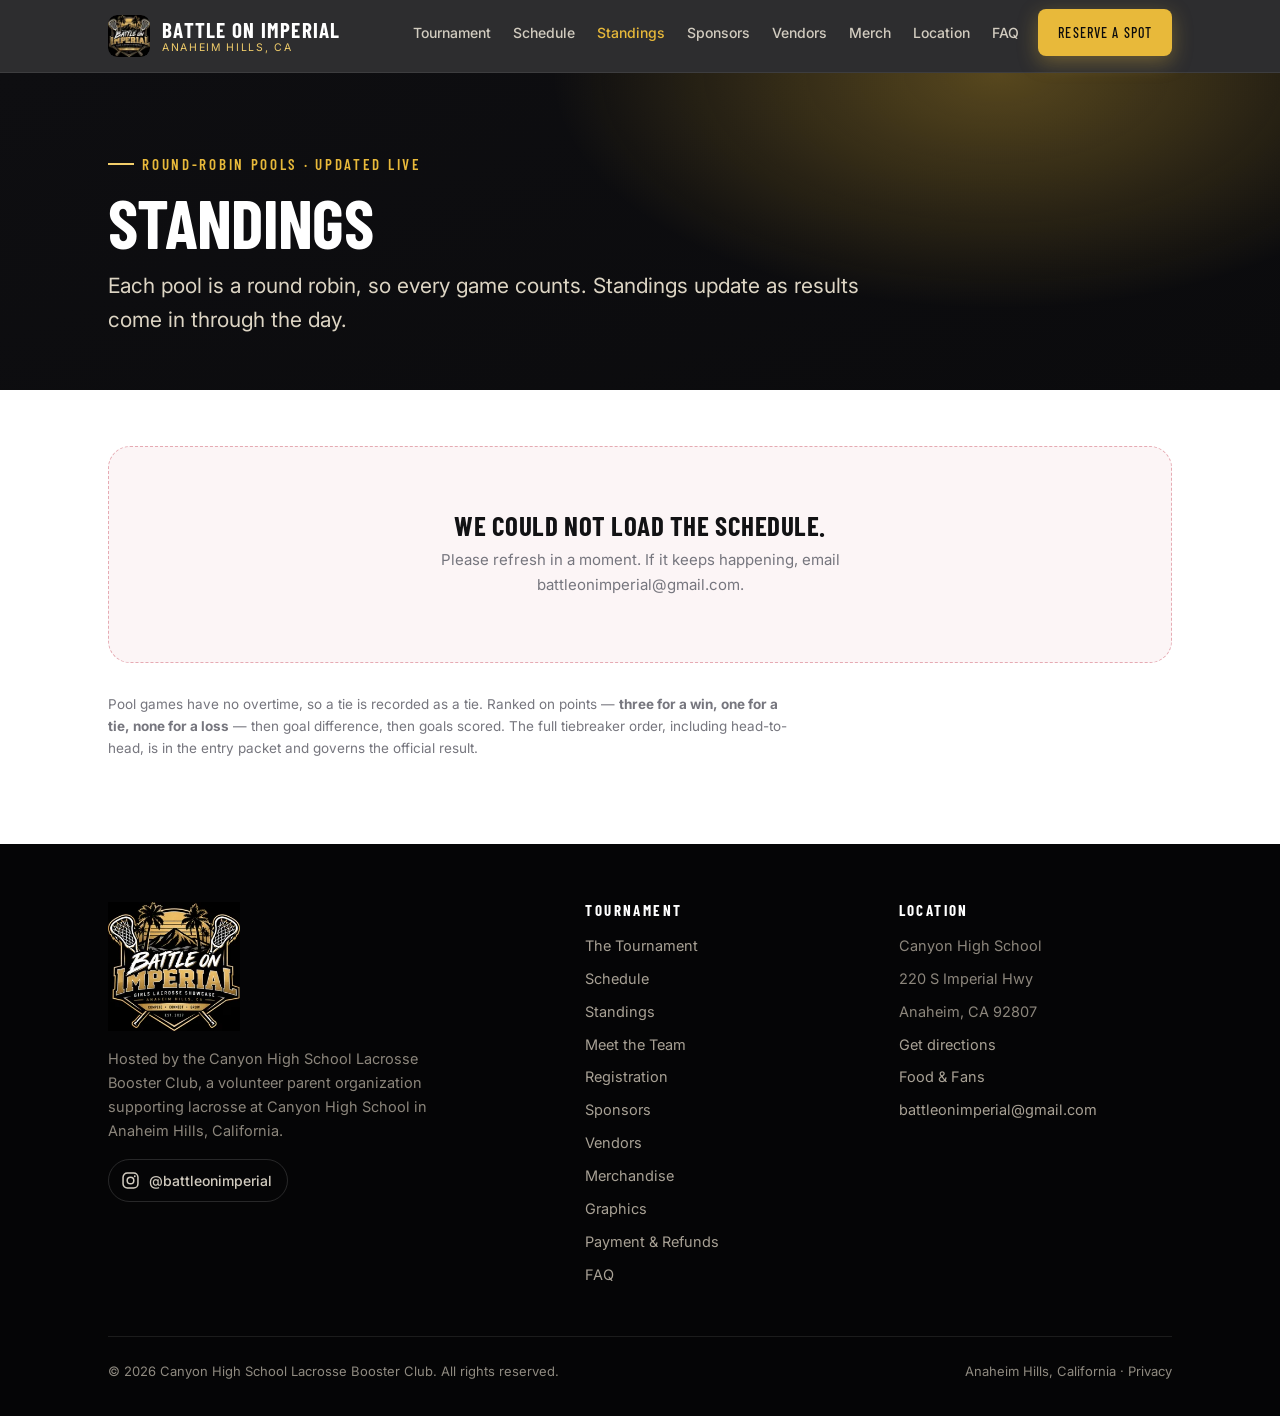
<file: standings.html>
<!DOCTYPE html>
<html lang="en">
<head>
<meta charset="utf-8">
<meta name="viewport" content="width=device-width, initial-scale=1">
<title>Standings | Battle on Imperial</title>
<meta name="description" content="Live pool standings for Battle on Imperial, the girls high school lacrosse tournament at Canyon High School, Anaheim Hills, March 13, 2027.">
<meta name="theme-color" content="#0b0b0d">
<!-- Social preview for links shared into team group chats. -->
<meta property="og:title" content="Standings | Battle on Imperial">
<meta property="og:description" content="Live pool standings for Battle on Imperial, Saturday, March 13, 2027 at Canyon High School, Anaheim Hills.">
<meta property="og:type" content="website">
<meta property="og:url" content="https://www.battleonimperial.com/standings.html">
<meta property="og:image" content="https://www.battleonimperial.com/assets/img/og-battle-on-imperial.jpg">
<meta property="og:image:width" content="1200">
<meta property="og:image:height" content="630">
<meta name="twitter:card" content="summary_large_image">

<link rel="preconnect" href="https://fonts.googleapis.com">
<link rel="preconnect" href="https://fonts.gstatic.com" crossorigin>
<link href="https://fonts.googleapis.com/css2?family=Barlow+Condensed:wght@500;600;700&family=Inter:wght@400;500;600;700&display=swap" rel="stylesheet">
<link rel="canonical" href="https://www.battleonimperial.com/standings.html">
<link rel="stylesheet" href="assets/styles.css">

<link rel="icon" type="image/png" sizes="32x32" href="assets/img/favicon-32.png">
<link rel="apple-touch-icon" sizes="180x180" href="assets/img/apple-touch-icon.png">
</head>
<body>

<a class="skip-link" href="#main">Skip to main content</a>

<header class="nav" id="nav">
  <div class="wrap nav__inner">
    <a class="brand" href="index.html">
      <picture>
        <source srcset="assets/img/logo-96.webp" type="image/webp">
        <img class="brand__mark" src="assets/img/logo-96.png" width="96" height="95" alt="" aria-hidden="true" decoding="async">
      </picture>
      <span class="brand__text">
        <span class="brand__name">Battle on Imperial</span>
        <span class="brand__sub">Anaheim Hills, CA</span>
      </span>
    </a>

    <button class="nav__toggle" id="navToggle" aria-expanded="false" aria-controls="navLinks" aria-label="Toggle menu">
      <span></span>
    </button>

    <ul class="nav__links" id="navLinks">
      <li><a href="index.html#tournament">Tournament</a></li>
      <li><a href="schedule.html">Schedule</a></li>
      <li><a class="is-active" href="standings.html">Standings</a></li>
      <li><a href="sponsors.html">Sponsors</a></li>
      <li><a href="vendors.html">Vendors</a></li>
      <li><a href="merch.html">Merch</a></li>
      <li><a href="index.html#location">Location</a></li>
      <li><a href="index.html#faq">FAQ</a></li>
      <li><a class="btn btn--primary nav__cta" href="index.html#register">Reserve a Spot</a></li>
    </ul>
  </div>
</header>

<main id="main">

<section class="pagehead">
  <div class="wrap">
    <p class="eyebrow">Round-Robin Pools &middot; Updated Live</p>
    <h1>Standings</h1>
    <p class="lede">
      Each pool is a round robin, so every game counts. Standings update as results
      come in through the day.
    </p>
  </div>
</section>

<div class="wrap">
  <div class="filters" id="filters"></div>

  <div class="board" id="board" data-mode="standings"></div>

  <p class="board__legend">
    Pool games have no overtime, so a tie is recorded as a tie. Ranked on points
    &mdash; <b>three for a win, one for a tie, none for a loss</b> &mdash; then goal
    difference, then goals scored. The full tiebreaker order, including head-to-head,
    is in the entry packet and governs the official result.
  </p>
</div>

</main>

<footer class="footer">
  <div class="wrap">
    <div class="footer__grid">
      <div>
        <div class="footer__brand">
            <picture>
              <source srcset="assets/img/logo-240.webp" type="image/webp">
              <img src="assets/img/logo-240.png" width="240" height="236" loading="lazy" decoding="async"
                   alt="Battle on Imperial — Girls Lacrosse Showcase, Anaheim Hills, California.">
            </picture>
          </div>
        <p style="max-width:38ch;">
          Hosted by the Canyon High School Lacrosse Booster Club, a volunteer parent
          organization supporting lacrosse at Canyon High School in Anaheim Hills, California.
        </p>

        <!-- rel="me" links the profile back to this site as the same owner.
             Add TikTok as a second <li> when that account exists. -->
        <ul class="social">
          <li>
            <a href="https://www.instagram.com/battleonimperial" target="_blank" rel="me noopener">
              <svg viewBox="0 0 24 24" fill="none" stroke="currentColor" stroke-width="1.9" stroke-linecap="round" stroke-linejoin="round" aria-hidden="true">
                <rect x="2.6" y="2.6" width="18.8" height="18.8" rx="5.4"/>
                <circle cx="12" cy="12" r="4.2"/>
                <circle cx="17.4" cy="6.6" r="1.15" fill="currentColor" stroke="none"/>
              </svg>
              <span>@battleonimperial</span>
            </a>
          </li>
        </ul>
      </div>

      <div>
        <h3>Tournament</h3>
        <ul>
          <li><a href="index.html#tournament">The Tournament</a></li>
          <li><a href="schedule.html">Schedule</a></li>
          <li><a href="standings.html">Standings</a></li>
          <li><a href="index.html#team">Meet the Team</a></li>
          <li><a href="index.html#register">Registration</a></li>
          <li><a href="sponsors.html">Sponsors</a></li>
          <li><a href="vendors.html">Vendors</a></li>
          <li><a href="merch.html">Merchandise</a></li>
          <li><a href="media.html">Graphics</a></li>
          <li><a href="index.html#policy">Payment &amp; Refunds</a></li>
          <li><a href="index.html#faq">FAQ</a></li>
        </ul>
      </div>

      <div>
        <h3>Location</h3>
        <ul>
          <li>Canyon High School</li>
          <li>220 S Imperial Hwy</li>
          <li>Anaheim, CA 92807</li>
          <li><a href="https://www.google.com/maps/dir/?api=1&destination=220+S+Imperial+Hwy%2C+Anaheim%2C+CA+92807" target="_blank" rel="noopener">Get directions</a></li>
          <li><a href="index.html#eats">Food &amp; Fans</a></li>
          <li><a href="mailto:battleonimperial@gmail.com">battleonimperial@gmail.com</a></li>
        </ul>
      </div>
    </div>

    <div class="footer__bottom">
      <span>&copy; <span id="year">2026</span> Canyon High School Lacrosse Booster Club. All rights reserved.</span>
      <span>Anaheim Hills, California &middot; <a href="privacy.html">Privacy</a></span>
    </div>
  </div>
</footer>

<script src="assets/config.js"></script>
<script src="assets/script.js"></script>
<script src="assets/tournament.js"></script>
</body>
</html>
</file>
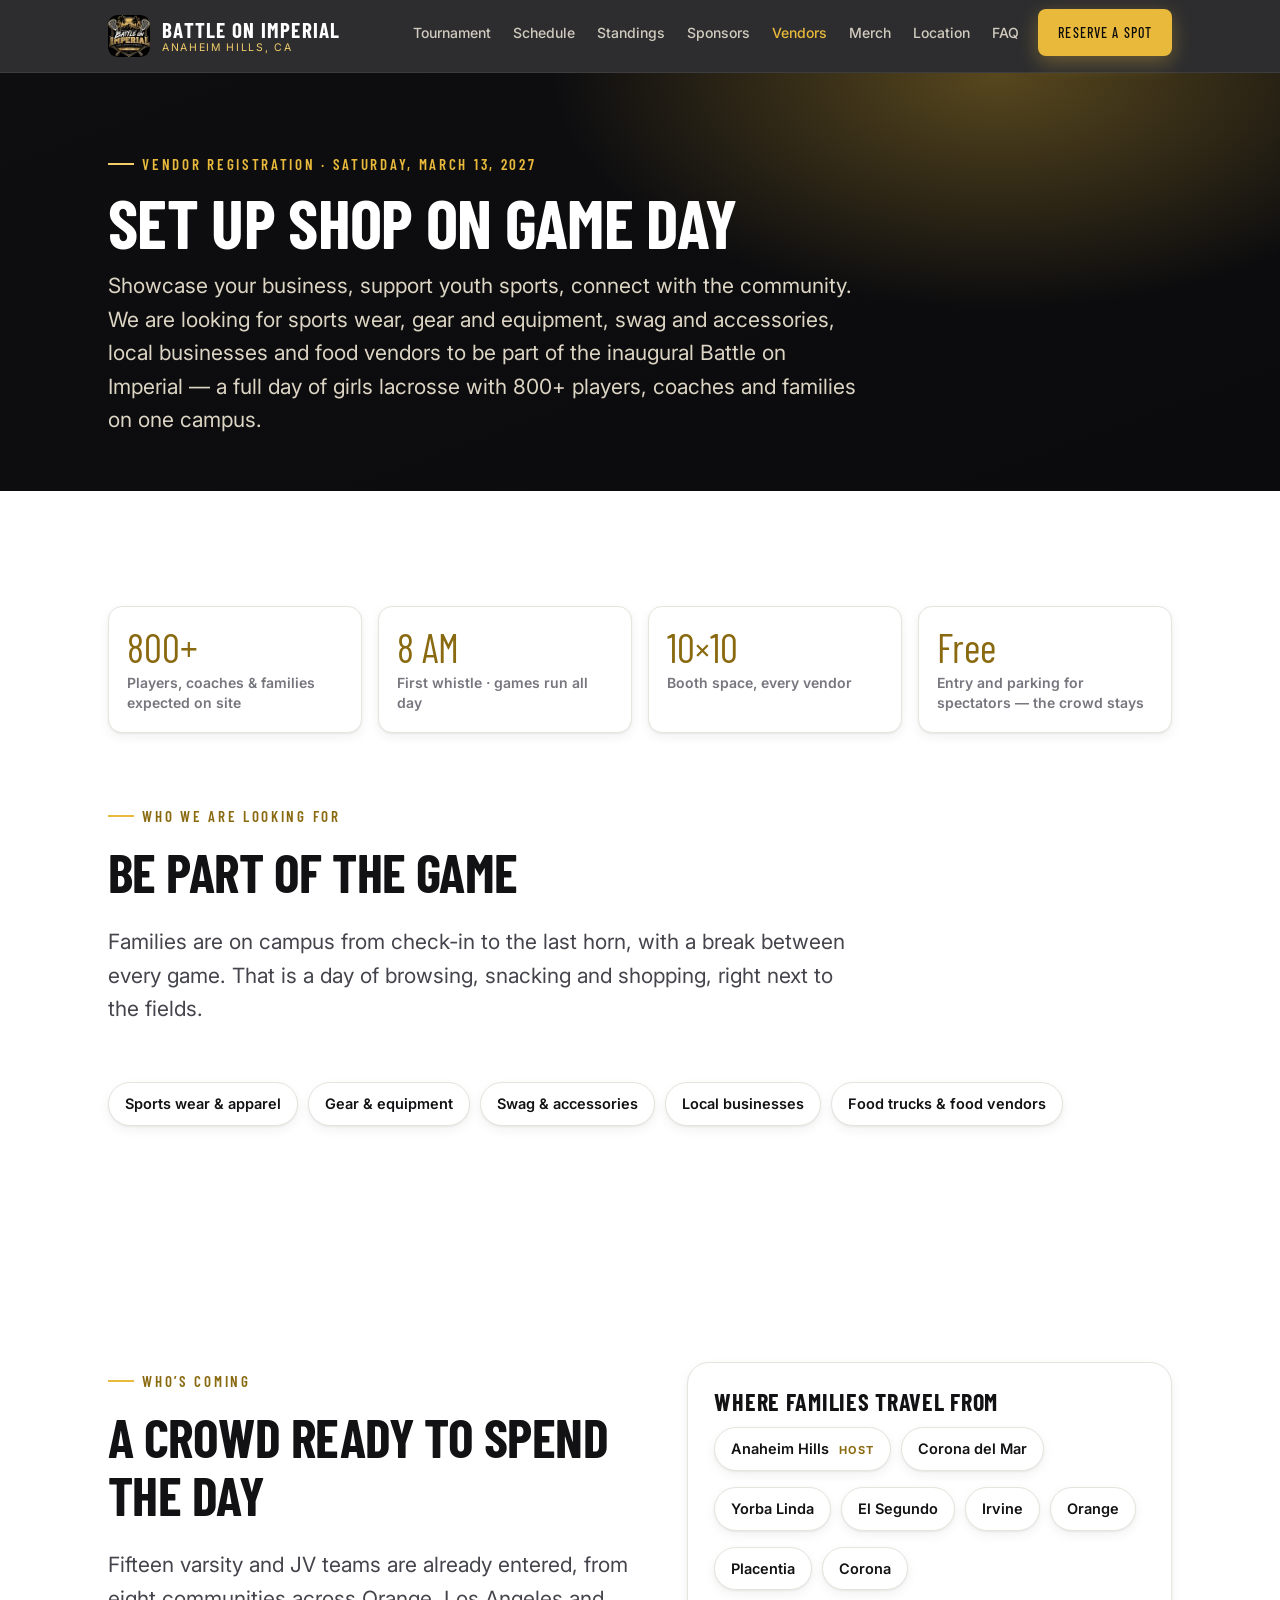
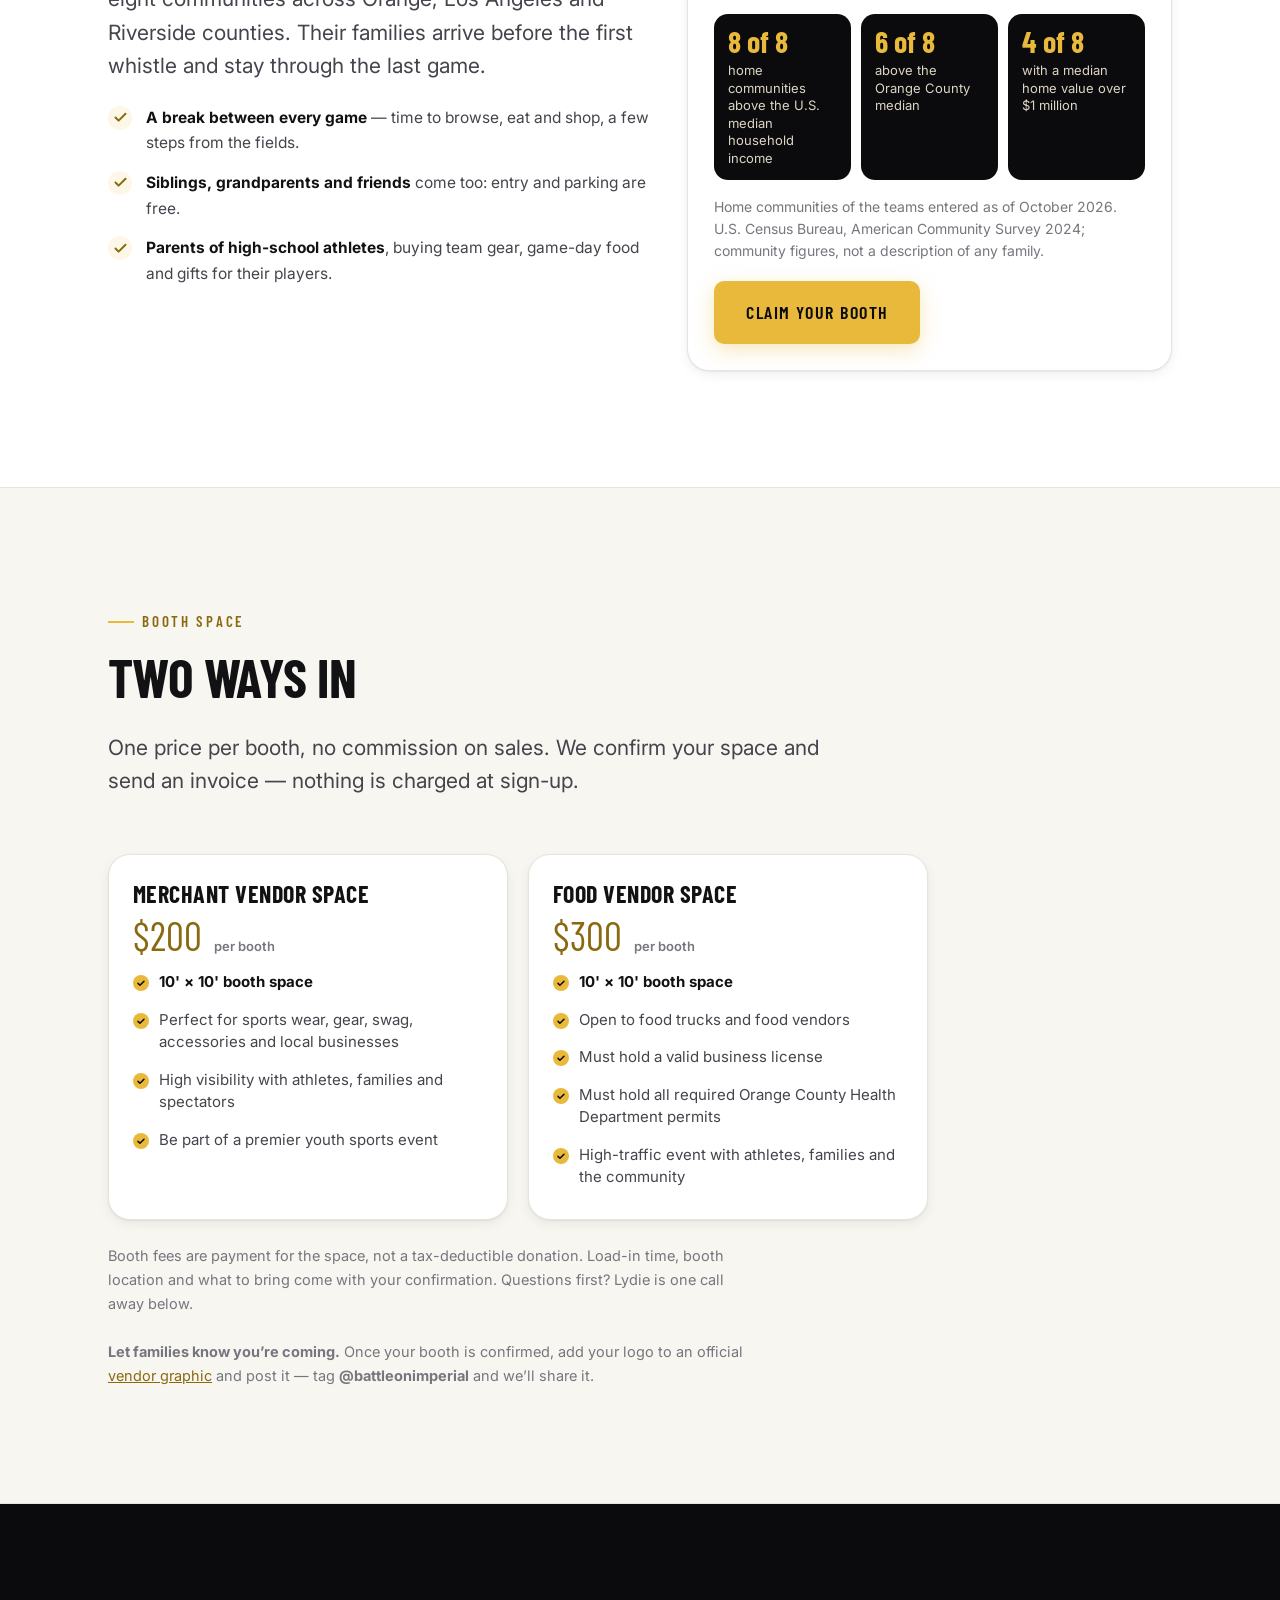
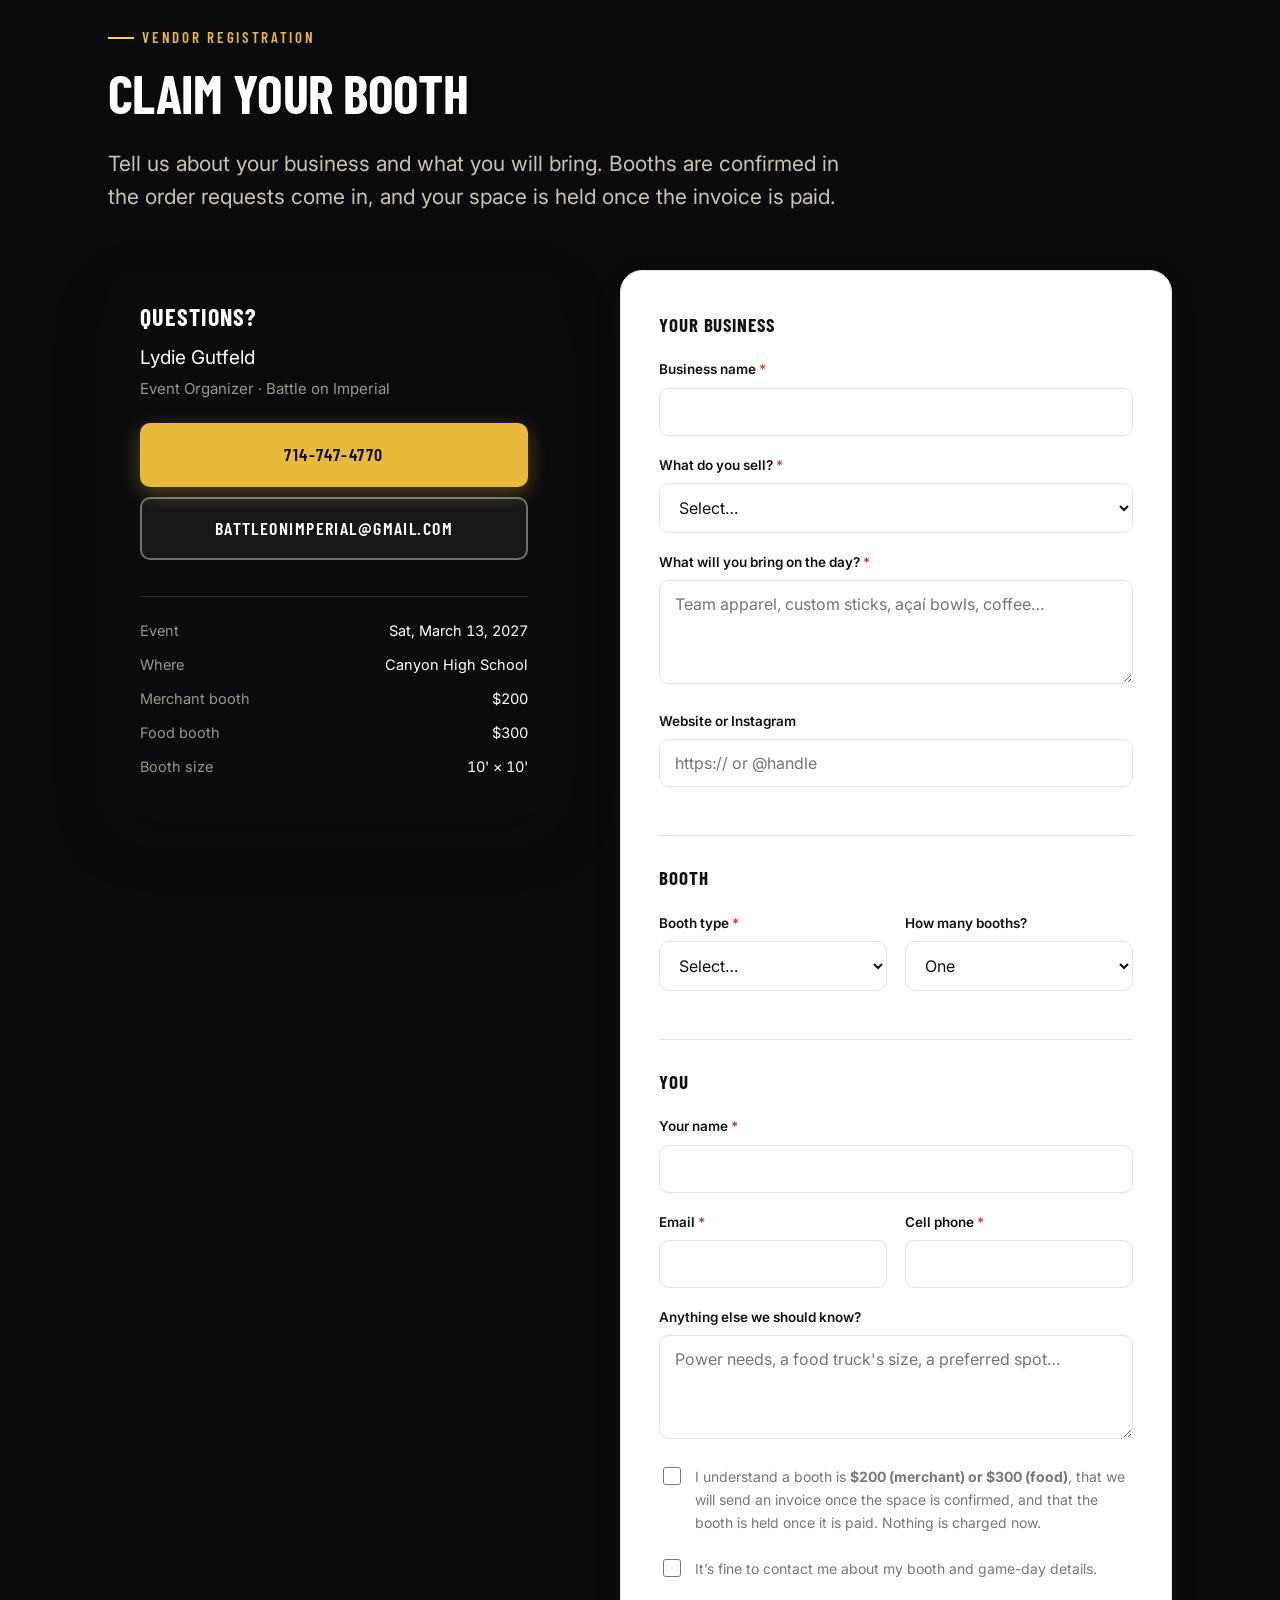
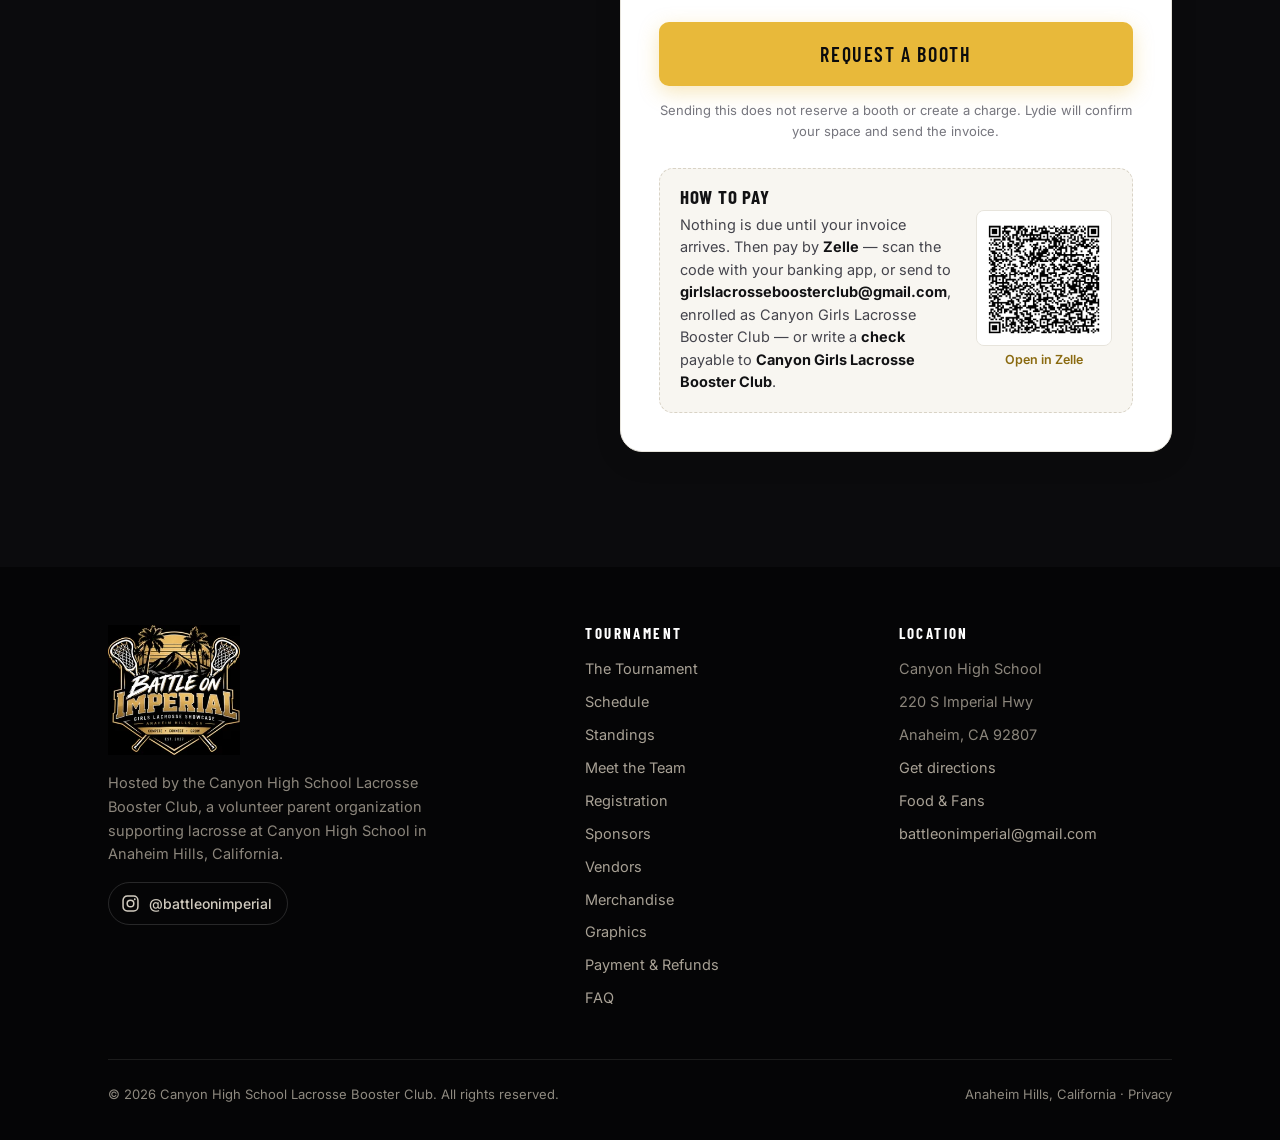
<file: vendors.html>
<!DOCTYPE html>
<html lang="en">
<head>
<meta charset="utf-8">
<meta name="viewport" content="width=device-width, initial-scale=1">
<title>Vendor Registration | Battle on Imperial</title>
<meta name="description" content="Vendor booths at Battle on Imperial, the girls high school lacrosse tournament at Canyon High School, Anaheim Hills, March 13, 2027. Merchant booths $200, food vendor booths $300, 10' x 10'. Sports wear, gear, swag, local businesses and food trucks welcome.">
<meta name="theme-color" content="#0b0b0d">

<meta property="og:title" content="Vendor Registration — Battle on Imperial">
<meta property="og:description" content="Sell to 800+ players, coaches and families at a one-day girls lacrosse tournament in Anaheim Hills. Merchant booths $200, food vendor booths $300.">
<meta property="og:type" content="website">
<meta property="og:url" content="https://www.battleonimperial.com/vendors.html">
<meta property="og:image" content="https://www.battleonimperial.com/assets/img/og-battle-on-imperial.jpg">
<meta property="og:image:width" content="1200">
<meta property="og:image:height" content="630">
<meta name="twitter:card" content="summary_large_image">

<link rel="preconnect" href="https://fonts.googleapis.com">
<link rel="preconnect" href="https://fonts.gstatic.com" crossorigin>
<link href="https://fonts.googleapis.com/css2?family=Barlow+Condensed:wght@500;600;700&family=Inter:wght@400;500;600;700&display=swap" rel="stylesheet">
<link rel="canonical" href="https://www.battleonimperial.com/vendors.html">
<link rel="stylesheet" href="assets/styles.css">

<link rel="icon" type="image/png" sizes="32x32" href="assets/img/favicon-32.png">
<link rel="apple-touch-icon" sizes="180x180" href="assets/img/apple-touch-icon.png">
</head>
<body>

<a class="skip-link" href="#main">Skip to main content</a>

<header class="nav" id="nav">
  <div class="wrap nav__inner">
    <a class="brand" href="index.html">
      <picture>
        <source srcset="assets/img/logo-96.webp" type="image/webp">
        <img class="brand__mark" src="assets/img/logo-96.png" width="96" height="95" alt="" aria-hidden="true" decoding="async">
      </picture>
      <span class="brand__text">
        <span class="brand__name">Battle on Imperial</span>
        <span class="brand__sub">Anaheim Hills, CA</span>
      </span>
    </a>

    <button class="nav__toggle" id="navToggle" aria-expanded="false" aria-controls="navLinks" aria-label="Toggle menu">
      <span></span>
    </button>

    <ul class="nav__links" id="navLinks">
      <li><a href="index.html#tournament">Tournament</a></li>
      <li><a href="schedule.html">Schedule</a></li>
      <li><a href="standings.html">Standings</a></li>
      <li><a href="sponsors.html">Sponsors</a></li>
      <li><a class="is-active" href="vendors.html">Vendors</a></li>
      <li><a href="merch.html">Merch</a></li>
      <li><a href="index.html#location">Location</a></li>
      <li><a href="index.html#faq">FAQ</a></li>
      <li><a class="btn btn--primary nav__cta" href="index.html#register">Reserve a Spot</a></li>
    </ul>
  </div>
</header>

<main id="main">

<section class="pagehead">
  <div class="wrap">
    <p class="eyebrow">Vendor Registration &middot; Saturday, March 13, 2027</p>
    <h1>Set Up Shop on Game Day</h1>
    <p class="lede">
      Showcase your business, support youth sports, connect with the community. We are
      looking for sports wear, gear and equipment, swag and accessories, local businesses
      and food vendors to be part of the inaugural Battle on Imperial &mdash; a full day
      of girls lacrosse with 800+ players, coaches and families on one campus.
    </p>
  </div>
</section>

<!-- ============================================================== WHO -- -->
<section class="section" id="who">
  <div class="wrap">
    <div class="facts reveal">
      <div class="fact"><div class="fact__num">800+</div><div class="fact__label">Players, coaches &amp; families expected on site</div></div>
      <div class="fact"><div class="fact__num">8 AM</div><div class="fact__label">First whistle &middot; games run all day</div></div>
      <div class="fact"><div class="fact__num">10&times;10</div><div class="fact__label">Booth space, every vendor</div></div>
      <div class="fact"><div class="fact__num">Free</div><div class="fact__label">Entry and parking for spectators &mdash; the crowd stays</div></div>
    </div>

    <div class="section-head reveal">
      <p class="eyebrow">Who We Are Looking For</p>
      <h2 class="title">Be Part of the Game</h2>
      <p class="lede">
        Families are on campus from check-in to the last horn, with a break between every
        game. That is a day of browsing, snacking and shopping, right next to the fields.
      </p>
    </div>

    <ul class="chips reveal" aria-label="Vendor categories">
      <li>Sports wear &amp; apparel</li>
      <li>Gear &amp; equipment</li>
      <li>Swag &amp; accessories</li>
      <li>Local businesses</li>
      <li>Food trucks &amp; food vendors</li>
    </ul>
  </div>
</section>

<!-- ======================================================= WHO'S COMING -- -->
<!-- EDIT: same communities and Census highlights as the sponsor packet
     (print/sponsor-flyer.html, page 3). Communities, never school names. -->
<section class="section" id="crowd">
  <div class="wrap">
    <div class="reach">
      <div class="reveal">
        <p class="eyebrow">Who&rsquo;s Coming</p>
        <h2 class="title">A Crowd Ready to Spend the Day</h2>
        <p class="lede" style="margin-bottom:22px;">
          Fifteen varsity and JV teams are already entered, from eight communities across
          Orange, Los Angeles and Riverside counties. Their families arrive before the
          first whistle and stay through the last game.
        </p>
        <ul class="checklist checklist--tight">
          <li><b>A break between every game</b> &mdash; time to browse, eat and shop, a few steps from the fields.</li>
          <li><b>Siblings, grandparents and friends</b> come too: entry and parking are free.</li>
          <li><b>Parents of high-school athletes</b>, buying team gear, game-day food and gifts for their players.</li>
        </ul>
      </div>
      <div class="contactcard reveal">
        <h3>Where Families Travel From</h3>
        <ul class="chips" aria-label="Home communities">
          <li>Anaheim Hills <small>host</small></li>
          <li>Corona del Mar</li>
          <li>Yorba Linda</li>
          <li>El Segundo</li>
          <li>Irvine</li>
          <li>Orange</li>
          <li>Placentia</li>
          <li>Corona</li>
        </ul>
        <div class="reachstats">
          <div><b>8 of 8</b><span>home communities above the U.S. median household income</span></div>
          <div><b>6 of 8</b><span>above the Orange County median</span></div>
          <div><b>4 of 8</b><span>with a median home value over $1&nbsp;million</span></div>
        </div>
        <p class="reach__note">
          Home communities of the teams entered as of October 2026. U.S. Census Bureau,
          American Community Survey 2024; community figures, not a description of any family.
        </p>
        <a class="btn btn--primary" href="#register">Claim Your Booth</a>
      </div>
    </div>
  </div>
</section>

<!-- =========================================================== BOOTHS -- -->
<section class="section section--tint" id="booths">
  <div class="wrap">
    <div class="section-head reveal">
      <p class="eyebrow">Booth Space</p>
      <h2 class="title">Two Ways In</h2>
      <p class="lede">
        One price per booth, no commission on sales. We confirm your space and send an
        invoice &mdash; nothing is charged at sign-up.
      </p>
    </div>

    <!-- EDIT: booth types and prices are mirrored in supabase/vendors.sql (the
         booth_type CHECK), the select on the form below, and the confirmation
         email in supabase/functions/registration-email/vendor-templates.ts. -->
    <div class="pkgs pkgs--two">
      <article class="pkg reveal">
        <h3 class="pkg__name">Merchant Vendor Space</h3>
        <p class="pkg__price">$200 <small>per booth</small></p>
        <ul>
          <li><b>10' &times; 10' booth space</b></li>
          <li>Perfect for sports wear, gear, swag, accessories and local businesses</li>
          <li>High visibility with athletes, families and spectators</li>
          <li>Be part of a premier youth sports event</li>
        </ul>
      </article>

      <article class="pkg reveal">
        <h3 class="pkg__name">Food Vendor Space</h3>
        <p class="pkg__price">$300 <small>per booth</small></p>
        <ul>
          <li><b>10' &times; 10' booth space</b></li>
          <li>Open to food trucks and food vendors</li>
          <li>Must hold a valid business license</li>
          <li>Must hold all required Orange County Health Department permits</li>
          <li>High-traffic event with athletes, families and the community</li>
        </ul>
      </article>
    </div>

    <p class="pkgs__note reveal">
      Booth fees are payment for the space, not a tax-deductible donation. Load-in time,
      booth location and what to bring come with your confirmation. Questions first?
      Lydie is one call away below.
    </p>

    <p class="pkgs__note reveal">
      <b>Let families know you&rsquo;re coming.</b> Once your booth is confirmed, add your
      logo to an official <a href="media.html?for=vendors">vendor graphic</a> and post it &mdash;
      tag <b>@battleonimperial</b> and we&rsquo;ll share it.
    </p>
  </div>
</section>

<!-- ========================================================= REGISTER -- -->
<section class="section section--dark" id="register">
  <div class="wrap">
    <div class="section-head reveal">
      <p class="eyebrow">Vendor Registration</p>
      <h2 class="title">Claim Your Booth</h2>
      <p class="lede">
        Tell us about your business and what you will bring. Booths are confirmed in the
        order requests come in, and your space is held once the invoice is paid.
      </p>
    </div>

    <div class="reg__grid">
      <div class="reveal">
        <div class="addr-card">
          <h3>Questions?</h3>
          <address>
            Lydie Gutfeld<br>
            <span>Event Organizer &middot; Battle on Imperial</span>
          </address>
          <a class="btn btn--primary btn--block" href="tel:+17147474770">714-747-4770</a>
          <a class="btn btn--ghost btn--block" href="mailto:battleonimperial@gmail.com?subject=Vendor%20booth%20at%20Battle%20on%20Imperial">battleonimperial@gmail.com</a>
          <hr>
          <dl>
            <dt>Event</dt><dd>Sat, March 13, 2027</dd>
            <dt>Where</dt><dd>Canyon High School</dd>
            <dt>Merchant booth</dt><dd>$200</dd>
            <dt>Food booth</dt><dd>$300</dd>
            <dt>Booth size</dt><dd>10' &times; 10'</dd>
          </dl>
        </div>
      </div>

      <div class="reveal">
        <!-- EDIT: every name= here is a column in public.vendor_registrations
             (supabase/vendors.sql). The category and booth_type options are
             mirrored by CHECK constraints — change one, change both. -->
        <form class="form" id="vendorForm" data-mailto="battleonimperial@gmail.com" novalidate>
          <fieldset class="formset">
            <legend>Your business</legend>
            <div class="field">
              <label for="business">Business name <span class="req">*</span></label>
              <input type="text" id="business" name="business" required maxlength="120" autocomplete="organization">
            </div>
            <div class="field">
              <label for="category">What do you sell? <span class="req">*</span></label>
              <select id="category" name="category" required>
                <option value="">Select&hellip;</option>
                <option>Sports wear &amp; apparel</option>
                <option>Gear &amp; equipment</option>
                <option>Swag &amp; accessories</option>
                <option>Local business</option>
                <option>Food truck or food vendor</option>
                <option>Something else</option>
              </select>
            </div>
            <div class="field">
              <label for="products">What will you bring on the day? <span class="req">*</span></label>
              <textarea id="products" name="products" required rows="2" maxlength="600"
                placeholder="Team apparel, custom sticks, açaí bowls, coffee&hellip;"></textarea>
            </div>
            <div class="field">
              <label for="website">Website or Instagram</label>
              <input type="text" id="website" name="website" maxlength="200" autocomplete="url" placeholder="https:// or @handle">
            </div>
          </fieldset>

          <fieldset class="formset">
            <legend>Booth</legend>
            <div class="form__row">
              <div class="field">
                <label for="booth_type">Booth type <span class="req">*</span></label>
                <select id="booth_type" name="booth_type" required>
                  <option value="">Select&hellip;</option>
                  <option value="Merchant">Merchant &mdash; $200 per booth</option>
                  <option value="Food">Food vendor &mdash; $300 per booth</option>
                </select>
              </div>
              <div class="field">
                <label for="booths">How many booths?</label>
                <select id="booths" name="booths">
                  <option value="1">One</option>
                  <option value="2">Two</option>
                  <option value="3">Three</option>
                </select>
              </div>
            </div>

            <!-- Shown only for food vendors; required when shown. -->
            <label class="form__consent" id="permitsField" hidden>
              <input type="checkbox" id="permits_ack" name="permits_ack">
              <span>
                My business holds a <b>valid business license</b> and <b>all Orange County
                Health Department permits</b> required to serve food at an outdoor event,
                and I will bring copies on the day.
              </span>
            </label>
          </fieldset>

          <fieldset class="formset">
            <legend>You</legend>
            <div class="field">
              <label for="contact_name">Your name <span class="req">*</span></label>
              <input type="text" id="contact_name" name="contact_name" required maxlength="120" autocomplete="name">
            </div>
            <div class="form__row">
              <div class="field">
                <label for="email">Email <span class="req">*</span></label>
                <input type="email" id="email" name="email" required maxlength="200" autocomplete="email">
              </div>
              <div class="field">
                <label for="phone">Cell phone <span class="req">*</span></label>
                <input type="tel" id="phone" name="phone" required maxlength="40" autocomplete="tel">
              </div>
            </div>
            <div class="field">
              <label for="notes">Anything else we should know?</label>
              <textarea id="notes" name="notes" maxlength="2000"
                placeholder="Power needs, a food truck's size, a preferred spot&hellip;"></textarea>
            </div>
            <label class="form__consent">
              <input type="checkbox" id="payment_ack" name="payment_ack" required>
              <span>
                I understand a booth is <b>$200 (merchant) or $300 (food)</b>, that we will
                send an invoice once the space is confirmed, and that the booth is held once
                it is paid. Nothing is charged now.
              </span>
            </label>
            <label class="form__consent">
              <input type="checkbox" id="consent" name="consent" required>
              <span>It&rsquo;s fine to contact me about my booth and game-day details.</span>
            </label>
          </fieldset>

          <!-- Honeypot: hidden from people, irresistible to bots. -->
          <div class="hp" aria-hidden="true">
            <label for="company_url">Company URL</label>
            <input type="text" id="company_url" name="company_url" tabindex="-1" autocomplete="off">
          </div>

          <button class="btn btn--primary btn--block btn--lg" type="submit">Request a Booth</button>

          <p class="field__hint" style="text-align:center; margin-top:14px;">
            Sending this does not reserve a booth or create a charge. Lydie will confirm
            your space and send the invoice.
          </p>

          <div class="form__status" id="vendorStatus" role="status" aria-live="polite"></div>

          <!-- EDIT: how to pay. The QR is the booster club's Zelle code
               (assets/img/zelle-qr.png); it decodes to the enroll.zellepay.com
               link on the image, so tapping it on a phone opens Zelle. The
               Zelle address and the check payee are printed because a visitor
               on a phone cannot scan their own screen. Same block on all three
               forms — change them together. -->
          <aside class="payhow" aria-labelledby="payhowTitle">
            <div class="payhow__text">
              <h4 id="payhowTitle">How to pay</h4>
              <p>
                Nothing is due until your invoice arrives. Then pay by <b>Zelle</b> &mdash;
                scan the code with your banking app, or send to
                <b>girlslacrosseboosterclub@gmail.com</b>, enrolled as Canyon Girls Lacrosse
                Booster Club &mdash; or write a <b>check</b> payable to
                <b>Canyon Girls Lacrosse Booster Club</b>.
              </p>
            </div>
            <a class="payhow__qr" href="https://enroll.zellepay.com/qr-codes?data=eyJuYW1lIjoiQ0FOWU9OIEdJUkxTIExBQ1JPU1NFIEJPT1NURVIgQ0xVQiIsImFjdGlvbiI6InBheW1lbnQiLCJ0b2tlbiI6ImdpcmxzbGFjcm9zc2Vib29zdGVyY2x1YkBnbWFpbC5jb20ifQ==" target="_blank" rel="noopener">
              <picture>
                <source srcset="assets/img/zelle-qr.webp" type="image/webp">
                <img src="assets/img/zelle-qr.png" width="776" height="776" loading="lazy" decoding="async"
                     alt="Zelle QR code for Canyon Girls Lacrosse Booster Club">
              </picture>
              <span>Open in Zelle</span>
            </a>
          </aside>
        </form>
      </div>
    </div>
  </div>
</section>

</main>

<footer class="footer">
  <div class="wrap">
    <div class="footer__grid">
      <div>
        <div class="footer__brand">
          <picture>
            <source srcset="assets/img/logo-240.webp" type="image/webp">
            <img src="assets/img/logo-240.png" width="240" height="236" loading="lazy" decoding="async"
                 alt="Battle on Imperial — Girls Lacrosse Showcase, Anaheim Hills, California.">
          </picture>
        </div>
        <p style="max-width:38ch;">
          Hosted by the Canyon High School Lacrosse Booster Club, a volunteer parent
          organization supporting lacrosse at Canyon High School in Anaheim Hills, California.
        </p>

        <ul class="social">
          <li>
            <a href="https://www.instagram.com/battleonimperial" target="_blank" rel="me noopener">
              <svg viewBox="0 0 24 24" fill="none" stroke="currentColor" stroke-width="1.9" stroke-linecap="round" stroke-linejoin="round" aria-hidden="true">
                <rect x="2.6" y="2.6" width="18.8" height="18.8" rx="5.4"/>
                <circle cx="12" cy="12" r="4.2"/>
                <circle cx="17.4" cy="6.6" r="1.15" fill="currentColor" stroke="none"/>
              </svg>
              <span>@battleonimperial</span>
            </a>
          </li>
        </ul>
      </div>

      <div>
        <h3>Tournament</h3>
        <ul>
          <li><a href="index.html#tournament">The Tournament</a></li>
          <li><a href="schedule.html">Schedule</a></li>
          <li><a href="standings.html">Standings</a></li>
          <li><a href="index.html#team">Meet the Team</a></li>
          <li><a href="index.html#register">Registration</a></li>
          <li><a href="sponsors.html">Sponsors</a></li>
          <li><a href="vendors.html">Vendors</a></li>
          <li><a href="merch.html">Merchandise</a></li>
          <li><a href="media.html">Graphics</a></li>
          <li><a href="index.html#policy">Payment &amp; Refunds</a></li>
          <li><a href="index.html#faq">FAQ</a></li>
        </ul>
      </div>

      <div>
        <h3>Location</h3>
        <ul>
          <li>Canyon High School</li>
          <li>220 S Imperial Hwy</li>
          <li>Anaheim, CA 92807</li>
          <li><a href="https://www.google.com/maps/dir/?api=1&destination=220+S+Imperial+Hwy%2C+Anaheim%2C+CA+92807" target="_blank" rel="noopener">Get directions</a></li>
          <li><a href="index.html#eats">Food &amp; Fans</a></li>
          <li><a href="mailto:battleonimperial@gmail.com">battleonimperial@gmail.com</a></li>
        </ul>
      </div>
    </div>

    <div class="footer__bottom">
      <span>&copy; <span id="year">2026</span> Canyon High School Lacrosse Booster Club. All rights reserved.</span>
      <span>Anaheim Hills, California &middot; <a href="privacy.html">Privacy</a></span>
    </div>
  </div>
</footer>

<script src="assets/config.js"></script>
<script src="assets/script.js"></script>
<script src="assets/vendors.js"></script>
</body>
</html>
</file>
<file: assets/styles.css>
/* ==========================================================================
   Battle on Imperial — Canyon High School Lacrosse Booster Club
   Brand tokens live at the top. Change these to re-skin the whole site.

   Black and gold, matching the tournament logo. Gold is a background and a
   dark-surface colour, never body text on white — #e8b93a on white is about
   1.8:1 and unreadable. On light surfaces the accent role is --accent, a
   bronze dark enough to clear 5:1; --accent-lt is its counterpart for use
   on black. Keep that split if you re-tune these.
   ========================================================================== */

:root {
  /* Brand */
  --black-900: #0b0b0d;
  --black-800: #16161a;
  --black-700: #26262c;
  --accent:    #8a6a10;
  --accent-lt: #f2ce6b;
  --gold:      #e8b93a;
  --gold-dk:   #b8860b;

  /* Neutrals — warmed to sit with the gold rather than fight it */
  --ink:      #121214;
  --body:     #44444c;
  --muted:    #76767e;
  --line:     #e7e4dc;
  --surface:  #ffffff;
  --surface-2:#f8f6f1;

  /* Type */
  --font-display: "Barlow Condensed", "Oswald", "Haettenschweiler", Impact, sans-serif;
  --font-body: "Inter", -apple-system, BlinkMacSystemFont, "Segoe UI", Roboto, Helvetica, Arial, sans-serif;

  /* Layout */
  --wrap: 1160px;
  --gutter: clamp(20px, 5vw, 48px);
  --radius: 14px;
  --radius-lg: 22px;
  --shadow-sm: 0 1px 2px rgba(20,16,4,.06), 0 4px 12px rgba(20,16,4,.06);
  --shadow-md: 0 8px 28px rgba(20,16,4,.10);
  --shadow-lg: 0 24px 60px rgba(20,16,4,.16);
}

/* --------------------------------------------------------------- reset -- */
*, *::before, *::after { box-sizing: border-box; }
/* The browser's own [hidden] rule is specificity 0,1,0 — the same as a class —
   so any class that sets display (.pricebox__tag sets inline-block) silently
   beats it and the element stays on screen with hidden="" set. The early-bird
   switch toggles hidden on tagged and classed elements, so this must win. */
[hidden] { display: none !important; }
html { scroll-behavior: smooth; scroll-padding-top: 88px; -webkit-text-size-adjust: 100%; }
body {
  margin: 0;
  font-family: var(--font-body);
  font-size: 17px;
  line-height: 1.65;
  color: var(--body);
  background: var(--surface);
  -webkit-font-smoothing: antialiased;
}
img, svg { max-width: 100%; display: block; }
h1, h2, h3, h4 { color: var(--ink); margin: 0 0 .5em; line-height: 1.08; }
p { margin: 0 0 1.1em; }
a { color: var(--accent); }
ul { margin: 0 0 1.1em; padding-left: 1.15em; }
li { margin-bottom: .4em; }

@media (prefers-reduced-motion: reduce) {
  html { scroll-behavior: auto; }
  *, *::before, *::after { animation-duration: .001ms !important; transition-duration: .001ms !important; }
}

/* ------------------------------------------------------------- helpers -- */
.wrap { width: 100%; max-width: var(--wrap); margin-inline: auto; padding-inline: var(--gutter); }

/* Grid items default to min-width:auto, which lets wide children (tables,
   long words) push a track past the viewport. Always let them shrink. */
.grid > *, .split > *, .film__grid > *, .loc__grid > *, .reg__grid > *, .form__row > * { min-width: 0; }
.section { padding: clamp(64px, 9vw, 116px) 0; }
.section--tint { background: var(--surface-2); border-block: 1px solid var(--line); }
.section--dark { background: var(--black-900); color: #c9c3b6; }
.section--dark h2, .section--dark h3 { color: #fff; }

.eyebrow {
  display: inline-flex; align-items: center; gap: .55em;
  font-family: var(--font-display);
  font-size: 15px; font-weight: 600; letter-spacing: .18em; text-transform: uppercase;
  color: var(--accent); margin-bottom: 14px;
}
.eyebrow::before { content: ""; width: 26px; height: 2px; background: var(--gold); }
.section--dark .eyebrow { color: var(--gold); }
.section--dark .eyebrow::before { background: var(--accent-lt); }

h2.title {
  font-family: var(--font-display);
  font-size: clamp(34px, 5.2vw, 54px);
  font-weight: 700; letter-spacing: -.01em; text-transform: uppercase;
  margin-bottom: .45em;
}
.lede { font-size: clamp(18px, 2.1vw, 21px); line-height: 1.6; max-width: 62ch; color: var(--body); }
.section--dark .lede { color: #c9c3b6; }
.section-head { max-width: 760px; margin-bottom: clamp(38px, 5vw, 56px); }

.skip-link {
  position: absolute; left: -9999px; top: 0; z-index: 200;
  background: var(--gold); color: var(--black-900); padding: 12px 20px;
  font-weight: 700; border-radius: 0 0 8px 0;
}
.skip-link:focus { left: 0; }
/* Present to a screen reader, absent to everyone else. */
.sr-only {
  position: absolute; width: 1px; height: 1px; padding: 0; margin: -1px;
  overflow: hidden; clip-path: inset(50%); white-space: nowrap; border: 0;
}
:focus-visible { outline: 3px solid var(--gold); outline-offset: 3px; border-radius: 4px; }

/* -------------------------------------------------------------- button -- */
.btn {
  display: inline-flex; align-items: center; justify-content: center; gap: .6em;
  font-family: var(--font-display);
  font-size: 18px; font-weight: 600; letter-spacing: .08em; text-transform: uppercase;
  padding: 15px 30px; border-radius: 10px; border: 2px solid transparent;
  text-decoration: none; cursor: pointer; white-space: nowrap;
  transition: transform .16s ease, box-shadow .16s ease, background-color .16s ease, color .16s ease;
}
.btn:hover { transform: translateY(-2px); }
.btn:active { transform: translateY(0); }
.btn--primary { background: var(--gold); color: var(--black-900); box-shadow: 0 6px 20px rgba(232,185,58,.34); }
.btn--primary:hover { background: #f4cb5c; box-shadow: 0 10px 26px rgba(232,185,58,.42); }
.btn--ghost { border-color: rgba(255,255,255,.38); color: #fff; background: rgba(255,255,255,.05); }
.btn--ghost:hover { border-color: #fff; background: rgba(255,255,255,.13); }
.btn--dark { background: var(--black-800); color: #fff; }
.btn--dark:hover { background: var(--black-700); }
.btn--outline { border-color: var(--line); color: var(--ink); background: #fff; box-shadow: var(--shadow-sm); }
.btn--outline:hover { border-color: var(--accent); color: var(--accent); }
.btn--lg { font-size: 20px; padding: 18px 38px; }
.btn--block { width: 100%; }

/* ----------------------------------------------------------------- nav -- */
.nav {
  position: sticky; top: 0; z-index: 100;
  background: rgba(11,11,13,.86);
  backdrop-filter: saturate(140%) blur(12px);
  -webkit-backdrop-filter: saturate(140%) blur(12px);
  border-bottom: 1px solid rgba(255,255,255,.08);
}
.nav__inner { display: flex; align-items: center; gap: 20px; height: 72px; }
.brand { display: flex; align-items: center; gap: 12px; text-decoration: none; margin-right: auto; }
/* The crest is opaque black; the nav behind it is not (rgba + backdrop blur),
   so the image would read as a hard square floating on frosted glass. Rounding
   and hairlining it turns that into a deliberate badge — the same shape the
   monogram tile used to be. 42px is the floor: below about 32 the wordmark
   inside the crest stops resolving. */
.brand__mark {
  width: 42px; height: auto; flex: none;
  border-radius: 9px;
  box-shadow: inset 0 0 0 1px rgba(255,255,255,.16);
}
.brand__text { display: flex; flex-direction: column; line-height: 1; }
.brand__name {
  font-family: var(--font-display); font-weight: 700; font-size: 21px;
  letter-spacing: .06em; text-transform: uppercase; color: #fff;
}
.brand__sub { font-size: 10.5px; letter-spacing: .16em; text-transform: uppercase; color: var(--accent-lt); margin-top: 3px; }

.nav__links { display: flex; align-items: center; gap: 4px; list-style: none; margin: 0; padding: 0; }
.nav__links a {
  display: block; padding: 9px 9px; border-radius: 8px;
  font-size: 14px; font-weight: 500; color: #d2ccc0; text-decoration: none;
  transition: color .15s ease, background-color .15s ease;
}
.nav__links a:hover { color: #fff; background: rgba(255,255,255,.09); }
.nav__links a.is-active { color: var(--gold); }
.nav__cta { padding: 10px 18px !important; font-size: 14.5px; margin-left: 6px; }
/* .nav__links a is 0,2,0 and beats .btn--primary's 0,1,0, so the CTA inside the
   nav would take the pale link colour and sit on gold at about 1.9:1. Restate
   it at matching specificity. */
.nav__links a.nav__cta,
.nav__links a.nav__cta:hover { color: var(--black-900); }

.nav__toggle {
  display: none; width: 44px; height: 44px; border: 0; border-radius: 9px;
  background: rgba(255,255,255,.10); cursor: pointer; padding: 0;
}
.nav__toggle span, .nav__toggle span::before, .nav__toggle span::after {
  display: block; width: 20px; height: 2px; background: #fff; margin-inline: auto; border-radius: 2px;
  transition: transform .22s ease, opacity .22s ease;
}
.nav__toggle span { position: relative; }
.nav__toggle span::before { content: ""; position: absolute; top: -6px; }
.nav__toggle span::after  { content: ""; position: absolute; top: 6px; }
.nav.is-open .nav__toggle span { background: transparent; }
.nav.is-open .nav__toggle span::before { transform: translateY(6px) rotate(45deg); }
.nav.is-open .nav__toggle span::after  { transform: translateY(-6px) rotate(-45deg); }

/* Nine nav items need more room than 940px allows; below this the bar
   collapses to the hamburger. */
@media (max-width: 1240px) {
  .nav__toggle { display: block; }
  .nav__links {
    position: absolute; left: 0; right: 0; top: 72px;
    flex-direction: column; align-items: stretch; gap: 0;
    background: var(--black-900); border-bottom: 1px solid rgba(255,255,255,.1);
    padding: 10px var(--gutter) 22px;
    display: none;
  }
  .nav.is-open .nav__links { display: flex; }
  .nav__links a { padding: 14px 4px; border-radius: 0; border-bottom: 1px solid rgba(255,255,255,.07); font-size: 17px; }
  .nav__cta { margin: 14px 0 0; text-align: center; }
}

/* ---------------------------------------------------------------- hero -- */
.hero {
  position: relative; overflow: hidden;
  background:
    radial-gradient(1100px 620px at 78% -10%, rgba(232,185,58,.42), transparent 62%),
    radial-gradient(760px 520px at 8% 108%, rgba(232,185,58,.20), transparent 60%),
    linear-gradient(165deg, #0e0e11 0%, var(--black-900) 55%, #070709 100%);
  color: #fff;
  padding: clamp(74px, 11vw, 130px) 0 0;
}
/* Photo behind the hero. The gradient stack below it does the heavy lifting —
   it has to hold contrast for white text over an unpredictable photo. */
.hero__bg { position: absolute; inset: 0; z-index: 0; overflow: hidden; }
.hero__bg img { width: 100%; height: 100%; object-fit: cover; object-position: 50% 32%; }
.hero__bg::after {
  content: ""; position: absolute; inset: 0;
  background:
    linear-gradient(180deg, rgba(11,11,13,.78) 0%, rgba(11,11,13,.70) 38%, rgba(11,11,13,.88) 74%, var(--black-900) 100%),
    radial-gradient(900px 520px at 76% 6%, rgba(232,185,58,.34), transparent 62%);
}

.hero::after {
  content: ""; position: absolute; inset: 0; pointer-events: none; opacity: .5; z-index: 1;
  background-image:
    linear-gradient(rgba(255,255,255,.045) 1px, transparent 1px),
    linear-gradient(90deg, rgba(255,255,255,.045) 1px, transparent 1px);
  background-size: 64px 64px;
  -webkit-mask-image: radial-gradient(ellipse 90% 70% at 50% 30%, #000 30%, transparent 78%);
  mask-image: radial-gradient(ellipse 90% 70% at 50% 30%, #000 30%, transparent 78%);
}
.hero__inner { position: relative; z-index: 2; text-align: center; }

.hero__badge {
  display: inline-flex; align-items: center; gap: 10px;
  padding: 8px 18px 8px 10px; border-radius: 100px;
  background: rgba(255,255,255,.08); border: 1px solid rgba(255,255,255,.16);
  font-size: 13.5px; font-weight: 600; letter-spacing: .06em; text-transform: uppercase;
  color: #f0e6cd; margin-bottom: 26px;
}
.hero__badge b { color: var(--black-900); background: var(--gold); padding: 3px 9px; border-radius: 100px; font-size: 11.5px; letter-spacing: .1em; }

.hero h1 {
  font-family: var(--font-display); color: #fff; font-weight: 700;
  font-size: clamp(56px, 13vw, 148px); line-height: .86;
  letter-spacing: -.015em; text-transform: uppercase;
  margin: 0 0 4px;
  text-shadow: 0 14px 46px rgba(0,0,0,.42);
}
.hero h1 .line-2 { display: block; color: var(--gold); }
.hero__rule { display: flex; align-items: center; justify-content: center; gap: 16px; margin: 22px 0 20px; }
.hero__rule span { height: 1px; width: min(120px, 16vw); background: linear-gradient(90deg, transparent, rgba(255,255,255,.5)); }
.hero__rule span:last-child { background: linear-gradient(90deg, rgba(255,255,255,.5), transparent); }
.hero__rule b {
  font-family: var(--font-display); font-size: clamp(15px, 2.2vw, 19px); font-weight: 600;
  letter-spacing: .3em; text-transform: uppercase; color: #aaa398; padding-left: .3em;
}
/* On narrow screens the flanking rules leave the date line too little room and
   it wraps to three cramped lines. Drop them and give the text the full width. */
@media (max-width: 560px) {
  .hero__rule span { display: none; }
  .hero__rule b { padding-left: 0; line-height: 1.5; letter-spacing: .16em; }
}

.hero__sub { font-size: clamp(17px, 2.3vw, 21px); color: #ddd5c4; max-width: 640px; margin: 0 auto 34px; }
.hero__actions { display: flex; flex-wrap: wrap; gap: 14px; justify-content: center; }
.hero__note { margin: 22px 0 0; font-size: 14px; color: #9c968a; }

.statbar {
  position: relative; z-index: 2;
  margin-top: clamp(52px, 7vw, 84px);
  display: grid; grid-template-columns: repeat(4, 1fr);
  border-top: 1px solid rgba(255,255,255,.14);
}
.statbar__item { padding: 30px 18px 34px; text-align: center; border-right: 1px solid rgba(255,255,255,.14); }
.statbar__item:last-child { border-right: 0; }
.statbar__num {
  font-family: var(--font-display); font-size: clamp(36px, 5.4vw, 54px); font-weight: 700;
  line-height: 1; color: #fff; letter-spacing: -.01em;
}
.statbar__num sup { font-size: .5em; vertical-align: super; color: var(--gold); margin-left: 2px; }
.statbar__label { font-size: 12.5px; letter-spacing: .17em; text-transform: uppercase; color: #9c968a; margin-top: 10px; }
@media (max-width: 720px) {
  .statbar { grid-template-columns: repeat(2, 1fr); }
  .statbar__item:nth-child(2) { border-right: 0; }
  .statbar__item:nth-child(-n+2) { border-bottom: 1px solid rgba(255,255,255,.14); }
}

/* ------------------------------------------------------------- gallery -- */
.gallery {
  display: grid; grid-template-columns: repeat(3, 1fr); gap: 18px;
  margin-top: clamp(42px, 6vw, 68px);
}
.gallery figure {
  margin: 0; position: relative; overflow: hidden;
  border-radius: var(--radius-lg); box-shadow: var(--shadow-md);
  aspect-ratio: 4 / 3; background: var(--surface-2);
}
.gallery img { width: 100%; height: 100%; object-fit: cover; transition: transform .6s cubic-bezier(.2,.7,.3,1); }
.gallery figure:hover img { transform: scale(1.055); }
.gallery figcaption {
  position: absolute; left: 0; right: 0; bottom: 0; z-index: 2;
  padding: 40px 20px 16px; color: #fff; font-size: 14.5px; font-weight: 500;
  background: linear-gradient(transparent, rgba(11,11,13,.55) 45%, rgba(11,11,13,.9));
}
@media (max-width: 780px) {
  .gallery { grid-template-columns: 1fr 1fr; }
  /* Only stretch the last tile when it would otherwise sit alone in a row.
     With an even number of photos it must stay in the grid. */
  .gallery figure:last-child:nth-child(odd) { grid-column: 1 / -1; aspect-ratio: 16 / 9; }
}
@media (max-width: 460px) {
  .gallery { grid-template-columns: 1fr; }
  .gallery figure, .gallery figure:last-child:nth-child(odd) { grid-column: auto; aspect-ratio: 4 / 3; }
}

/* ---------------------------------------------------------- photo band -- */
.band {
  position: relative; overflow: hidden;
  min-height: clamp(340px, 44vw, 520px);
  display: grid; align-items: center;
}
.band__img { position: absolute; inset: 0; }
.band__img img { width: 100%; height: 100%; object-fit: cover; object-position: 50% 34%; }
.band__img::after {
  content: ""; position: absolute; inset: 0;
  background: linear-gradient(100deg, rgba(11,11,13,.93) 0%, rgba(11,11,13,.78) 42%, rgba(11,11,13,.30) 100%);
}
.band .wrap { position: relative; z-index: 2; padding-block: clamp(56px, 8vw, 96px); }
.band blockquote {
  margin: 0; max-width: 660px; color: #fff;
  font-family: var(--font-display); font-weight: 600;
  font-size: clamp(26px, 4.2vw, 44px); line-height: 1.12;
  letter-spacing: -.005em; text-transform: uppercase;
}
.band blockquote em { color: var(--gold); font-style: normal; }
.band cite {
  display: block; margin-top: 20px; font-style: normal;
  font-size: 14px; letter-spacing: .16em; text-transform: uppercase; color: #aaa398;
}
@media (max-width: 700px) {
  .band__img::after { background: linear-gradient(180deg, rgba(11,11,13,.72) 0%, rgba(11,11,13,.90) 100%); }
}

/* --------------------------------------------------------------- cards -- */
.grid { display: grid; gap: 24px; }
.grid--3 { grid-template-columns: repeat(auto-fit, minmax(290px, 1fr)); }

.card {
  background: var(--surface); border: 1px solid var(--line); border-radius: var(--radius-lg);
  padding: 32px 30px; box-shadow: var(--shadow-sm);
  transition: transform .2s ease, box-shadow .2s ease, border-color .2s ease;
}
.card:hover { transform: translateY(-4px); box-shadow: var(--shadow-md); border-color: #e0dbd0; }
.card h3 { font-family: var(--font-display); font-size: 25px; letter-spacing: .01em; text-transform: uppercase; }
.card p:last-child { margin-bottom: 0; }
.card__icon {
  width: 52px; height: 52px; border-radius: 14px; margin-bottom: 18px;
  display: grid; place-items: center;
  background: linear-gradient(140deg, var(--accent), #5c470a); color: #fff;
}
.card__icon svg { width: 26px; height: 26px; }
.card--gold .card__icon { background: linear-gradient(140deg, var(--gold), var(--gold-dk)); color: var(--black-900); }

/* ------------------------------------------------------------- why/list -- */
.split { display: grid; grid-template-columns: 1.05fr .95fr; gap: clamp(34px, 6vw, 72px); align-items: center; }
@media (max-width: 900px) { .split { grid-template-columns: 1fr; } }

.checklist { list-style: none; padding: 0; margin: 0; }
.checklist li { position: relative; padding-left: 42px; margin-bottom: 20px; font-size: 17px; }
.checklist li::before {
  content: ""; position: absolute; left: 0; top: 1px;
  width: 26px; height: 26px; border-radius: 50%;
  background: rgba(232,185,58,.12) url("data:image/svg+xml,%3Csvg xmlns='http://www.w3.org/2000/svg' viewBox='0 0 24 24' fill='none' stroke='%238a6a10' stroke-width='3.2' stroke-linecap='round' stroke-linejoin='round'%3E%3Cpolyline points='20 6 9 17 4 12'/%3E%3C/svg%3E") center / 15px no-repeat;
}
.checklist li b { color: var(--ink); }

/* --------------------------------------------------------- travel table -- */
.compare {
  background: #fff; border: 1px solid var(--line); border-radius: var(--radius-lg);
  box-shadow: var(--shadow-md); overflow: hidden;
}
.compare__head { padding: 22px clamp(18px, 3vw, 28px); background: var(--black-900); color: #fff; }
.compare__head h3 { color: #fff; margin: 0; font-family: var(--font-display); font-size: 22px; text-transform: uppercase; letter-spacing: .04em; }
.compare__head p { margin: 4px 0 0; font-size: 13.5px; color: #9d968a; }
.compare__scroll { overflow-x: auto; -webkit-overflow-scrolling: touch; }
.compare__scroll:focus-visible { outline-offset: -3px; }
.compare table { width: 100%; border-collapse: collapse; min-width: 340px; }
.compare th, .compare td { padding: 14px clamp(18px, 3vw, 28px); text-align: left; font-size: 15.5px; border-bottom: 1px solid var(--line); }
.compare th { font-size: 12px; letter-spacing: .13em; text-transform: uppercase; color: var(--muted); font-weight: 600; background: var(--surface-2); }
.compare td:first-child { font-weight: 600; color: var(--ink); }
.compare td:last-child { text-align: right; font-variant-numeric: tabular-nums; color: var(--accent); font-weight: 600; }
.compare tr:last-child td { border-bottom: 0; }
.compare__foot { padding: 14px clamp(18px, 3vw, 28px); font-size: 13px; color: var(--muted); background: var(--surface-2); border-top: 1px solid var(--line); }

/* ----------------------------------------------------------------- film -- */
.film { position: relative; overflow: hidden; }
.film::before {
  content: ""; position: absolute; inset: 0;
  background: radial-gradient(800px 420px at 85% 20%, rgba(232,185,58,.22), transparent 65%);
}
.film > .wrap { position: relative; z-index: 2; }
.film__grid { display: grid; grid-template-columns: 1fr 1fr; gap: clamp(34px, 5vw, 64px); align-items: center; }
@media (max-width: 900px) { .film__grid { grid-template-columns: 1fr; } }

.camera-viz {
  position: relative; border-radius: var(--radius-lg); overflow: hidden;
  border: 1px solid rgba(255,255,255,.16); background: #0d0d10;
  box-shadow: var(--shadow-lg);
}
.camera-viz svg { width: 100%; height: auto; display: block; }
.camera-viz__bar {
  display: flex; align-items: center; gap: 10px;
  padding: 11px 16px; border-top: 1px solid rgba(255,255,255,.12);
  font-size: 12.5px; letter-spacing: .12em; text-transform: uppercase; color: #9c968a;
  background: rgba(255,255,255,.03);
}
.rec-dot { width: 9px; height: 9px; border-radius: 50%; background: #ff4d4d; animation: pulse 1.8s ease-in-out infinite; }
@keyframes pulse { 0%,100% { opacity: 1; transform: scale(1); } 50% { opacity: .35; transform: scale(.82); } }
.camera-viz__bar .spacer { margin-left: auto; }

.film__list { list-style: none; padding: 0; margin: 28px 0 0; }
.film__list li { display: flex; gap: 16px; padding: 18px 0; border-top: 1px solid rgba(255,255,255,.12); }
.film__list li:last-child { border-bottom: 1px solid rgba(255,255,255,.12); }
.film__list .n {
  font-family: var(--font-display); font-size: 15px; font-weight: 700; color: var(--gold);
  letter-spacing: .1em; flex: none; padding-top: 3px; width: 28px;
}
.film__list h4 { color: #fff; font-size: 17px; margin: 0 0 4px; font-weight: 600; }
.film__list p { margin: 0; font-size: 15px; color: #a7a094; }

/* ------------------------------------------------------------- location -- */
.loc__grid { display: grid; grid-template-columns: .85fr 1.15fr; gap: clamp(28px, 4vw, 48px); align-items: start; }
@media (max-width: 900px) { .loc__grid { grid-template-columns: 1fr; } }

.addr-card {
  background: var(--black-900); color: #d2ccc0; border-radius: var(--radius-lg);
  padding: 34px 32px; box-shadow: var(--shadow-lg);
}
.addr-card h3 { color: #fff; font-family: var(--font-display); font-size: 24px; text-transform: uppercase; letter-spacing: .04em; margin-bottom: 14px; }
.addr-card address { font-style: normal; font-size: 19px; line-height: 1.5; color: #fff; margin-bottom: 22px; }
.addr-card address span { display: block; color: #9d968a; font-size: 15px; margin-top: 6px; }
.addr-card .btn { margin-bottom: 10px; }
.addr-card hr { border: 0; border-top: 1px solid rgba(255,255,255,.14); margin: 26px 0 22px; }
.addr-card dl { margin: 0; display: grid; grid-template-columns: auto 1fr; gap: 10px 18px; font-size: 14.5px; }
.addr-card dt { color: #9c968a; }
.addr-card dd { margin: 0; color: #fff; text-align: right; font-variant-numeric: tabular-nums; }

.mapfig { margin: 0; }
.mapfig__frame {
  border: 1px solid var(--line); border-radius: var(--radius-lg); overflow: hidden;
  background: #f4f1ea; box-shadow: var(--shadow-md);
}
.mapfig__frame svg { width: 100%; height: auto; display: block; }
.mapfig figcaption { font-size: 13px; color: var(--muted); margin-top: 12px; text-align: center; }

/* ----------------------------------------------------------------- food -- */
.eats { display: grid; grid-template-columns: repeat(auto-fit, minmax(190px, 1fr)); gap: 18px; }
.eat {
  background: #fff; border: 1px solid var(--line); border-radius: var(--radius);
  padding: 24px 22px; text-align: center; box-shadow: var(--shadow-sm);
  transition: transform .18s ease, box-shadow .18s ease;
}
.eat:hover { transform: translateY(-3px); box-shadow: var(--shadow-md); }
.eat__icon { width: 46px; height: 46px; margin: 0 auto 14px; color: var(--accent); }
.eat__icon svg { width: 100%; height: 100%; }
.eat h3 { font-size: 18px; font-family: var(--font-body); font-weight: 700; margin-bottom: 4px; letter-spacing: 0; text-transform: none; }
.eat p { font-size: 14px; color: var(--muted); margin: 0; }

.callout {
  display: flex; gap: 18px; align-items: flex-start;
  margin-top: 34px; padding: 24px 26px;
  background: linear-gradient(120deg, rgba(232,185,58,.07), rgba(232,185,58,.09));
  border: 1px solid #ece8df; border-radius: var(--radius-lg);
}
.callout svg { width: 26px; height: 26px; flex: none; color: var(--accent); margin-top: 2px; }
.callout p { margin: 0; font-size: 16px; }
.callout b { color: var(--ink); }

/* ------------------------------------------------------------- register -- */
.reg__grid { display: grid; grid-template-columns: .9fr 1.1fr; gap: clamp(30px, 5vw, 60px); align-items: start; }
@media (max-width: 900px) { .reg__grid { grid-template-columns: 1fr; } }

.pricebox {
  background: #fff; border: 1px solid var(--line); border-radius: var(--radius-lg);
  box-shadow: var(--shadow-lg); overflow: hidden; position: sticky; top: 96px;
}
@media (max-width: 900px) { .pricebox { position: static; } }
.pricebox__top { padding: 30px 30px 26px; border-bottom: 1px dashed var(--line); }
.pricebox__tag {
  display: inline-block; font-size: 11.5px; font-weight: 700; letter-spacing: .14em; text-transform: uppercase;
  color: var(--gold-dk); background: rgba(232,185,58,.16); padding: 5px 12px; border-radius: 100px; margin-bottom: 14px;
}
.pricebox__top p { margin: 14px 0 0; font-size: 15px; }

/* Two levels, two price periods. The early-bird column carries the weight
   while it runs; the regular column sits beside it so nobody is surprised on
   December 1. After the deadline the script hides the early-bird cells and the
   regular column takes the large type instead. */
.pricetable { width: 100%; border-collapse: collapse; margin-top: 4px; font-variant-numeric: tabular-nums; }
.pricetable th, .pricetable td { padding: 8px 0; text-align: left; vertical-align: baseline; }
.pricetable thead th {
  font-size: 12px; font-weight: 600; letter-spacing: .12em; text-transform: uppercase;
  color: var(--muted); padding-bottom: 4px;
}
.pricetable tbody th {
  font-family: var(--font-display); font-size: 21px; font-weight: 700;
  letter-spacing: .04em; text-transform: uppercase; color: var(--ink); padding-right: 14px;
}
.pricetable tbody tr + tr { border-top: 1px solid var(--line); }
.pricetable__now { font-family: var(--font-display); font-size: 46px; font-weight: 700; color: var(--ink); line-height: 1; }
.pricetable__later { font-size: 17px; font-weight: 600; color: var(--muted); }
.pricetable.is-regular .pricetable__later {
  font-family: var(--font-display); font-size: 46px; font-weight: 700; color: var(--ink); line-height: 1;
}
.pricebox__list { list-style: none; margin: 0; padding: 26px 30px 30px; }
.pricebox__list li { position: relative; padding-left: 30px; margin-bottom: 13px; font-size: 15.5px; }
.pricebox__list li::before {
  content: ""; position: absolute; left: 0; top: 4px; width: 18px; height: 18px; border-radius: 50%;
  background: rgba(232,185,58,.12) url("data:image/svg+xml,%3Csvg xmlns='http://www.w3.org/2000/svg' viewBox='0 0 24 24' fill='none' stroke='%238a6a10' stroke-width='3.5' stroke-linecap='round' stroke-linejoin='round'%3E%3Cpolyline points='20 6 9 17 4 12'/%3E%3C/svg%3E") center / 11px no-repeat;
}
.pricebox__foot { padding: 18px 30px 26px; background: var(--surface-2); border-top: 1px solid var(--line); font-size: 13.5px; color: var(--muted); }

.capacity { margin-bottom: 30px; }
.capacity__row { display: flex; justify-content: space-between; align-items: baseline; margin-bottom: 9px; gap: 12px; }
.capacity__row strong { font-family: var(--font-display); font-size: 19px; letter-spacing: .04em; text-transform: uppercase; color: var(--ink); }
.capacity__row span { font-size: 14px; color: var(--muted); }
.capacity__note { margin: 12px 0 0; font-size: 14.5px; line-height: 1.55; color: var(--muted); }
.capacity__note b { color: var(--ink); }

.form { background: #fff; border: 1px solid var(--line); border-radius: var(--radius-lg); padding: clamp(26px, 4vw, 38px); box-shadow: var(--shadow-md); }
.form__row { display: grid; grid-template-columns: 1fr 1fr; gap: 18px; }
@media (max-width: 620px) { .form__row { grid-template-columns: 1fr; } }

/* The entry form is long. Grouping it into named sections is what keeps it
   from reading as a wall — a coach can see there are five parts and roughly
   where they are. fieldset carries the grouping for screen readers too. */
/* fieldset defaults to min-width: min-content, which stops it shrinking and
   pushes a wide child past the viewport. Same trap as the grid children above. */
.formset { border: 0; padding: 0; margin: 0 0 30px; min-width: 0; }
.formset:last-of-type { margin-bottom: 20px; }
.formset + .formset { border-top: 1px solid var(--line); padding-top: 26px; }
.formset legend {
  padding: 0; float: left; width: 100%;      /* float: legend ignores margins otherwise */
  font-family: var(--font-display);
  font-size: 19px; font-weight: 700; letter-spacing: .05em; text-transform: uppercase;
  color: var(--ink); margin-bottom: 4px;
}
.formset__hint { clear: both; font-size: 13.5px; color: var(--muted); margin: 0 0 18px; max-width: 54ch; }
.formset legend + .form__row, .formset legend + .field { clear: both; padding-top: 14px; }
.formset__divider {
  clear: both; font-size: 12.5px; font-weight: 600; letter-spacing: .1em;
  text-transform: uppercase; color: var(--muted);
  margin: 4px 0 16px; padding-top: 14px; border-top: 1px dashed var(--line);
}
.field { margin-bottom: 18px; }
.field label { display: block; font-size: 13.5px; font-weight: 600; color: var(--ink); margin-bottom: 7px; }
.field .req { color: #d33; }
.field input, .field select, .field textarea {
  width: 100%; font-family: inherit; font-size: 16px; color: var(--ink);
  padding: 13px 15px; border: 1.5px solid var(--line); border-radius: 10px; background: #fff;
  transition: border-color .15s ease, box-shadow .15s ease;
}
.field textarea { min-height: 104px; resize: vertical; }
.field input:focus, .field select:focus, .field textarea:focus {
  outline: none; border-color: var(--accent); box-shadow: 0 0 0 4px rgba(232,185,58,.14);
}
.field__hint { font-size: 13px; color: var(--muted); margin: 6px 0 0; }
.field__hint b { color: var(--ink); }
.field__hint--warn { color: #8d1d31; }
.field__hint--warn b { color: #8d1d31; }
/* Honeypot — off-screen rather than display:none, which some bots skip. */
.hp { position: absolute; left: -9999px; width: 1px; height: 1px; overflow: hidden; }

.form__consent { display: flex; gap: 11px; align-items: flex-start; font-size: 14px; color: var(--muted); margin: 6px 0 22px; }
.form__consent input { width: 18px; height: 18px; flex: none; margin-top: 2px; accent-color: var(--accent); }
.form__status {
  display: none; margin-top: 18px; padding: 16px 18px; border-radius: 12px; font-size: 15px;
  background: rgba(232,185,58,.08); border: 1px solid rgba(232,185,58,.28); color: var(--ink);
}
.form__status.is-shown { display: block; }
.form__status.is-error { background: rgba(211,51,51,.07); border-color: rgba(211,51,51,.3); }

/* ------------------------------------------------------ meet the team -- */
/* 258px keeps all three across down to the 940px mobile-nav breakpoint; at 280
   the third card orphaned onto its own row between roughly 940 and 980. */
.people {
  display: grid; grid-template-columns: repeat(auto-fit, minmax(258px, 1fr)); gap: 24px;
}
.person {
  background: rgba(255,255,255,.045);
  border: 1px solid rgba(255,255,255,.13);
  border-radius: var(--radius-lg);
  padding: 32px 28px;
  transition: transform .2s ease, border-color .2s ease, background-color .2s ease;
}
.person:hover {
  transform: translateY(-4px);
  border-color: rgba(255,255,255,.28);
  background: rgba(255,255,255,.07);
}
.person__avatar {
  width: 64px; height: 64px; border-radius: 50%; margin-bottom: 20px;
  display: grid; place-items: center; flex: none;
  background: linear-gradient(140deg, var(--accent), #5c470a);
  box-shadow: 0 8px 22px rgba(232,185,58,.30);
}
.person__avatar span {
  font-family: var(--font-display); font-size: 23px; font-weight: 700;
  letter-spacing: .06em; color: #fff;
}
.person__avatar--gold {
  background: linear-gradient(140deg, var(--gold), var(--gold-dk));
  box-shadow: 0 8px 22px rgba(232,185,58,.28);
}
.person__avatar--gold span { color: var(--black-900); }
.person__avatar--slate {
  background: linear-gradient(140deg, #4e4840, #1c1a16);
  box-shadow: 0 8px 22px rgba(28,26,22,.26);
}
.person h3 {
  font-family: var(--font-display); font-size: 26px; color: #fff;
  text-transform: uppercase; letter-spacing: .02em; margin-bottom: 4px;
}
.person__role {
  font-size: 12.5px; font-weight: 600; letter-spacing: .16em; text-transform: uppercase;
  color: var(--gold); margin-bottom: 16px;
}
.person__bio { font-size: 15.5px; color: #a7a094; margin-bottom: 0; }
.person__bio b { color: #f0e6cd; font-weight: 600; }

/* ------------------------------------------------- deposit / balance -- */
.paysplit { padding: 4px 30px 0; }
.paysplit__row {
  display: flex; align-items: baseline; justify-content: space-between; gap: 14px;
  padding: 14px 0; border-bottom: 1px solid var(--line);
}
.paysplit__row:last-child { border-bottom: 0; }
.paysplit__row strong {
  font-family: var(--font-display); font-size: 26px; color: var(--ink);
  letter-spacing: .01em; margin-right: 8px;
}
.paysplit__row span { font-size: 14.5px; color: var(--body); }
.paysplit__row em { font-style: normal; font-size: 13px; color: var(--muted); text-align: right; }

/* ---------------------------------------------------------- how it works -- */
.steps { margin-top: clamp(52px, 7vw, 84px); }
.steps__title, .dates__title {
  font-family: var(--font-display); font-size: clamp(24px, 3.4vw, 32px);
  text-transform: uppercase; letter-spacing: .02em; margin-bottom: 26px;
}
.steps__list {
  list-style: none; margin: 0; padding: 0;
  display: grid; grid-template-columns: repeat(auto-fit, minmax(230px, 1fr)); gap: 20px;
}
.steps__list li {
  position: relative; margin: 0; padding: 26px 22px 24px;
  background: #fff; border: 1px solid var(--line); border-radius: var(--radius-lg);
  box-shadow: var(--shadow-sm);
}
.steps__n {
  display: grid; place-items: center; width: 34px; height: 34px; border-radius: 50%;
  background: var(--black-900); color: #fff; margin-bottom: 14px;
  font-family: var(--font-display); font-size: 17px; font-weight: 700;
}
.steps__list h4 { font-size: 17.5px; margin: 0 0 6px; color: var(--ink); }
.steps__list p { margin: 0; font-size: 15px; color: var(--body); }
.steps__foot { margin: 20px 0 0; font-size: 14.5px; color: var(--muted); max-width: 70ch; }

/* ------------------------------------------------------ refund policy -- */
.policy {
  margin-top: clamp(48px, 6vw, 72px);
  border: 1px solid var(--line); border-radius: var(--radius-lg);
  background: var(--surface-2); overflow: hidden;
}
.policy__head { padding: clamp(26px, 3.6vw, 36px) clamp(24px, 3.6vw, 38px) 0; }
.policy__head h3 {
  font-family: var(--font-display); font-size: clamp(22px, 3vw, 30px);
  text-transform: uppercase; letter-spacing: .02em; margin-bottom: 10px;
}
.policy__head p { font-size: 15.5px; max-width: 78ch; margin-bottom: 0; }

.policy__grid {
  display: grid; grid-template-columns: 1fr 1fr; gap: clamp(20px, 3vw, 30px);
  padding: clamp(24px, 3.4vw, 34px) clamp(24px, 3.6vw, 38px);
}
@media (max-width: 780px) { .policy__grid { grid-template-columns: 1fr; } }
.policy__col {
  background: #fff; border: 1px solid var(--line); border-radius: var(--radius);
  padding: 24px 22px;
}
.policy__col h4 {
  font-size: 16px; margin-bottom: 16px; color: var(--ink);
  padding-bottom: 12px; border-bottom: 2px solid var(--gold);
}
.tiers { margin: 0; }
.tiers > div { padding: 12px 0; border-bottom: 1px solid var(--line); }
.tiers > div:last-child { border-bottom: 0; padding-bottom: 0; }
.tiers dt { font-size: 13px; font-weight: 600; color: var(--muted); margin-bottom: 4px; }
.tiers dd { margin: 0; font-size: 15.5px; color: var(--body); }
.tiers dd b { color: var(--ink); }

.policy__notes {
  list-style: none; margin: 0; padding: 0 clamp(24px, 3.6vw, 38px) clamp(26px, 3.6vw, 34px);
}
.policy__notes li {
  position: relative; padding-left: 20px; margin-bottom: 11px; font-size: 14.5px;
}
.policy__notes li::before {
  content: ""; position: absolute; left: 0; top: 9px;
  width: 6px; height: 6px; border-radius: 50%; background: var(--accent);
}
.policy__notes li:last-child { margin-bottom: 0; }
.policy__notes b { color: var(--ink); }

/* ------------------------------------------------------------------ faq -- */
.faq { max-width: 840px; margin-inline: auto; }
.faq details {
  border: 1px solid var(--line); border-radius: var(--radius); background: #fff;
  margin-bottom: 12px; box-shadow: var(--shadow-sm); overflow: hidden;
}
.faq details[open] { border-color: #ddd6c8; }
.faq summary {
  cursor: pointer; list-style: none; padding: 20px 56px 20px 24px; position: relative;
  font-size: 17.5px; font-weight: 600; color: var(--ink);
}
.faq summary::-webkit-details-marker { display: none; }
.faq summary::after {
  content: ""; position: absolute; right: 22px; top: 50%; width: 12px; height: 12px;
  border-right: 2.5px solid var(--accent); border-bottom: 2.5px solid var(--accent);
  transform: translateY(-70%) rotate(45deg); transition: transform .2s ease;
}
.faq details[open] summary::after { transform: translateY(-20%) rotate(225deg); }
.faq summary:hover { color: var(--accent); }
.faq .faq__body { padding: 0 24px 22px; }
.faq .faq__body p:last-child { margin-bottom: 0; }

/* ---------------------------------------------------------------- final -- */
.cta-final {
  background:
    radial-gradient(760px 420px at 20% 0%, rgba(232,185,58,.34), transparent 62%),
    linear-gradient(150deg, #0e0e11, #070709);
  color: #fff; text-align: center;
}
.cta-final h2 { color: #fff; font-family: var(--font-display); font-size: clamp(34px, 6vw, 62px); text-transform: uppercase; }
.cta-final p { color: #c9c3b6; font-size: 19px; max-width: 560px; margin: 0 auto 32px; }

/* --------------------------------------------------------------- footer -- */
.footer { background: #050506; color: #8c867c; padding: 58px 0 34px; font-size: 14.5px; }
.footer__grid { display: grid; grid-template-columns: 1.6fr 1fr 1fr; gap: 40px; margin-bottom: 40px; }
@media (max-width: 760px) { .footer__grid { grid-template-columns: 1fr; gap: 28px; } }
.footer h3 { color: #fff; font-family: var(--font-display); font-size: 15px; letter-spacing: .16em; text-transform: uppercase; margin-bottom: 16px; }
.footer ul { list-style: none; padding: 0; margin: 0; }
.footer li { margin-bottom: 9px; }
.footer a { color: #a8a195; text-decoration: none; }
.footer a:hover { color: var(--gold); text-decoration: underline; }

/* A list, not a single link, so TikTok drops in beside it without a rewrite.
   Must come after .footer a:hover, which is the same specificity and would
   otherwise put an underline through the pill. */
.social { list-style: none; padding: 0; margin: 18px 0 0; display: flex; flex-wrap: wrap; gap: 10px; }
.social li { margin: 0; }
.social a {
  display: inline-flex; align-items: center; gap: 9px;
  padding: 9px 15px 9px 12px; border-radius: 100px;
  border: 1px solid rgba(255,255,255,.14);
  color: #d2ccc0; font-size: 14px; font-weight: 500;
  transition: color .15s ease, border-color .15s ease, background-color .15s ease;
}
.social a:hover {
  color: var(--gold); border-color: rgba(232,185,58,.5);
  background: rgba(232,185,58,.08); text-decoration: none;
}
.social svg { width: 19px; height: 19px; flex: none; }
.btn svg { width: 20px; height: 20px; flex: none; }
.footer__bottom {
  border-top: 1px solid rgba(255,255,255,.09); padding-top: 24px;
  display: flex; flex-wrap: wrap; gap: 10px 24px; justify-content: space-between; font-size: 13px; color: #8f8a80;
}
.footer__brand { display: flex; align-items: center; gap: 12px; margin-bottom: 16px; }
.footer__brand svg { width: 34px; height: 34px; }
.footer__brand b { font-family: var(--font-display); font-size: 19px; letter-spacing: .06em; text-transform: uppercase; color: #fff; }
/* The logo carries the wordmark itself, so no text beside it here. Its own
   background is black; the footer's #050506 is close enough that the seam does
   not read, which is the only reason this works outside a pure-black band. */
.footer__brand img { width: 132px; height: auto; }

/* --------------------------------------------------------------- crest -- */
/* Pure #000, not --black-900 — see the comment on the .crest markup. */
.crest { background: #000; padding: clamp(36px, 5.5vw, 68px) 0; }
.crest .wrap { display: grid; place-items: center; }
.crest img { width: min(420px, 74vw); height: auto; }

/* -------------------------------------------------------------- reveal -- */
.reveal { opacity: 0; transform: translateY(22px); transition: opacity .6s cubic-bezier(.2,.7,.3,1), transform .6s cubic-bezier(.2,.7,.3,1); }
.reveal.is-in { opacity: 1; transform: none; }
@media (prefers-reduced-motion: reduce) { .reveal { opacity: 1; transform: none; } }

/* ==========================================================================
   Schedule & standings pages
   ========================================================================== */

.pagehead {
  background:
    radial-gradient(720px 380px at 78% 0%, rgba(232,185,58,.34), transparent 62%),
    linear-gradient(160deg, #0e0e11, var(--black-900));
  color: #fff;
  padding: clamp(42px, 6vw, 72px) 0 clamp(34px, 5vw, 54px);
}
.pagehead h1 {
  font-family: var(--font-display); color: #fff; font-weight: 700;
  font-size: clamp(38px, 7vw, 68px); line-height: .95;
  text-transform: uppercase; letter-spacing: -.01em; margin: 0 0 14px;
}
.pagehead .lede { color: #ddd5c4; max-width: 58ch; margin: 0; }
.pagehead .eyebrow { color: var(--gold); }
.pagehead .eyebrow::before { background: var(--accent-lt); }

/* ------------------------------------------------------------- filters -- */
.filters { display: flex; flex-wrap: wrap; gap: 14px; align-items: flex-end; margin: 30px 0 6px; }
.filter { display: flex; flex-direction: column; gap: 6px; }
.filter span {
  font-size: 11.5px; font-weight: 600; letter-spacing: .13em;
  text-transform: uppercase; color: var(--muted);
}
.filter select {
  font-family: inherit; font-size: 15px; color: var(--ink);
  padding: 10px 13px; border: 1.5px solid var(--line); border-radius: 9px;
  background: #fff; min-width: 168px;
}
.filter select:focus { outline: none; border-color: var(--accent); box-shadow: 0 0 0 4px rgba(232,185,58,.14); }
.filter__reset { padding: 11px 20px !important; font-size: 15px !important; }

/* --------------------------------------------------------------- board -- */
.board { margin: 26px 0 0; }
.board__legend {
  margin: 30px 0 clamp(50px, 7vw, 84px);
  font-size: 13.5px; color: var(--muted); max-width: 76ch;
}

.state {
  padding: clamp(38px, 6vw, 64px) 30px; text-align: center;
  border: 1px dashed #dfdad0; border-radius: var(--radius-lg);
  background: var(--surface-2); margin: 26px 0;
}
.state h2 {
  font-family: var(--font-display); font-size: clamp(21px, 3vw, 27px);
  text-transform: uppercase; letter-spacing: .02em; margin: 0 0 8px;
}
.state p { margin: 0 auto; max-width: 52ch; font-size: 15px; color: var(--muted); }
.state--error { border-color: rgba(194,59,78,.4); background: rgba(194,59,78,.05); }

/* ---------------------------------------------------------- time slots -- */
.slot { margin-bottom: 34px; }
.slot__head {
  display: flex; align-items: baseline; gap: 14px;
  padding-bottom: 9px; margin-bottom: 16px;
  border-bottom: 2px solid var(--ink);
}
.slot__head h2 {
  font-family: var(--font-display); font-size: clamp(24px, 3.6vw, 32px);
  text-transform: uppercase; letter-spacing: .02em; margin: 0; color: var(--ink);
}
.slot__count {
  font-size: 12px; letter-spacing: .12em; text-transform: uppercase;
  color: var(--muted); margin-left: auto;
}
.slot__games { display: grid; grid-template-columns: repeat(auto-fit, minmax(268px, 1fr)); gap: 16px; }

.game {
  background: #fff; border: 1px solid var(--line); border-radius: var(--radius);
  padding: 15px 17px 13px; box-shadow: var(--shadow-sm);
}
.game.is-final { background: var(--surface-2); }
.game__meta {
  display: flex; align-items: center; gap: 9px; margin-bottom: 11px;
  font-size: 11px; letter-spacing: .1em; text-transform: uppercase;
}
.game__field { font-weight: 700; color: var(--accent); }
.game__pool { color: var(--muted); }
.game__status { margin-left: auto; padding: 2px 8px; border-radius: 3px; font-weight: 600; }
.game__status.is-final { color: var(--muted); background: #efece4; }
.game__status.is-upcoming { color: #0f6b45; background: rgba(31,122,77,.13); }

.game__side {
  display: flex; align-items: baseline; gap: 12px;
  padding: 6px 0; border-top: 1px solid var(--line);
}
.game__side:first-of-type { border-top: 0; }
.game__team { font-size: 15.5px; color: var(--body); }
.game__side.is-win .game__team { font-weight: 700; color: var(--ink); }
.game__score {
  margin-left: auto; font-family: var(--font-display); font-size: 21px;
  font-weight: 600; color: var(--muted); font-variant-numeric: tabular-nums;
}
.game__side.is-win .game__score { color: var(--ink); }

/* Which jersey to wear. A swatch plus the word, never colour alone. The white
   swatch carries a border or it vanishes against the card. */
.game__kit {
  display: inline-flex; align-items: center; gap: 5px; flex: none;
  font-size: 11px; font-weight: 600; letter-spacing: .08em; text-transform: uppercase;
  color: var(--muted);
}
.game__kit::before {
  content: ""; width: 10px; height: 10px; border-radius: 3px;
  border: 1px solid var(--muted);
}
.game__kit--white::before { background: #fff; }
.game__kit--dark::before { background: var(--black-900); border-color: var(--black-900); }

/* ----------------------------------------------------------- standings -- */
.pool {
  background: #fff; border: 1px solid var(--line); border-radius: var(--radius-lg);
  box-shadow: var(--shadow-sm); overflow: hidden; margin-bottom: 22px;
}
.pool__head {
  display: flex; align-items: baseline; gap: 12px;
  padding: 16px 22px; background: var(--black-900);
}
.pool__head h2 {
  font-family: var(--font-display); font-size: 22px; color: #fff;
  text-transform: uppercase; letter-spacing: .05em; margin: 0;
}
.pool__level {
  margin-left: auto; font-size: 11.5px; letter-spacing: .14em;
  text-transform: uppercase; color: var(--gold); font-weight: 600;
}

.table-scroll { overflow-x: auto; }
.standings { width: 100%; border-collapse: collapse; min-width: 430px; }
.standings th, .standings td {
  padding: 11px 10px; text-align: right; font-size: 14.5px;
  border-bottom: 1px solid var(--line); font-variant-numeric: tabular-nums;
}
.standings th {
  font-size: 11px; letter-spacing: .1em; text-transform: uppercase;
  color: var(--muted); font-weight: 600; background: var(--surface-2);
}
.standings .c-team { text-align: left; width: 55%; padding-left: 22px; }
.standings td:last-child, .standings th:last-child { padding-right: 22px; }
.standings tbody tr:last-child td { border-bottom: 0; }
.standings tr.is-leader { background: rgba(232,185,58,.09); }
.standings tr.is-leader .name { font-weight: 700; color: var(--ink); }

.standings .rank {
  display: inline-grid; place-items: center; width: 21px; height: 21px;
  margin-right: 11px; border-radius: 50%;
  background: var(--surface-2); color: var(--muted);
  font-size: 11.5px; font-weight: 700;
}
.standings tr.is-leader .rank { background: var(--gold); color: var(--black-900); }
.standings .name { color: var(--body); }
.standings .c-gd.is-pos { color: #0f6b45; font-weight: 600; }
.standings .c-gd.is-neg { color: #b3364a; }

@media (max-width: 520px) {
  .standings .c-team { padding-left: 14px; }
  .standings td:last-child, .standings th:last-child { padding-right: 14px; }
  .standings th, .standings td { padding: 10px 7px; }
}

/* --------------------------------------------- live / cancelled games -- */
.game__status.is-live {
  color: #0f6b45; background: rgba(31,122,77,.14);
  display: inline-flex; align-items: center; gap: 6px;
}
.livedot {
  width: 7px; height: 7px; border-radius: 50%; background: #1f7a4d;
  animation: livepulse 1.6s ease-in-out infinite;
}
@keyframes livepulse { 0%,100% { opacity: 1; } 50% { opacity: .25; } }
@media (prefers-reduced-motion: reduce) { .livedot { animation: none; } }

.game.is-live { border-color: rgba(31,122,77,.45); box-shadow: 0 0 0 3px rgba(31,122,77,.08); }
.game.is-live .game__score { color: var(--ink); }

.game__status.is-cancelled { color: #a3364a; background: rgba(194,59,78,.12); }
.game.is-cancelled { background: var(--surface-2); opacity: .72; }
.game.is-cancelled .game__team { text-decoration: line-through; text-decoration-thickness: 1px; }

/* Points column — the number that actually decides the pool. */
.standings .c-pts { font-weight: 700; color: var(--ink); background: rgba(232,185,58,.05); }
.standings th.c-pts { color: var(--accent); background: rgba(232,185,58,.08); }

/* The team you picked, so it is findable at a glance in its pool. */
.standings tr.is-you td { background: rgba(232,185,58,.10); }
.standings tr.is-you .name { font-weight: 700; color: var(--ink); }
.standings tr.is-you .c-team { box-shadow: inset 3px 0 0 var(--accent); }
.standings tr.is-leader.is-you td { background: rgba(232,185,58,.16); }

/* ------------------------------------------------------ add to calendar -- */
.addr-card__cal {
  display: flex; flex-wrap: wrap; align-items: center; gap: 8px 14px;
  margin-top: 6px; font-size: 14px;
}
.addr-card__cal span { color: #9c968a; }
.addr-card__cal a { color: var(--gold); font-weight: 600; text-underline-offset: 3px; }
.addr-card__cal a:hover { color: var(--accent-lt); }

/* ---------------------------------------------------------- key dates -- */
/* Four cards in a row on desktop, a column on phones. The next date up
   carries the gold rule and a Next tag; passed dates fade and strike. */
.dates { margin-top: clamp(52px, 7vw, 84px); }
.dates__list {
  list-style: none; margin: 0; padding: 0;
  display: grid; grid-template-columns: repeat(auto-fit, minmax(210px, 1fr)); gap: 18px;
}
.dates__list li {
  position: relative; padding: 18px 18px 20px;
  background: #fff; border: 1px solid var(--line); border-top: 4px solid #d9d3c6;
  border-radius: var(--radius); box-shadow: var(--shadow-sm);
}
.dates__list time {
  display: block; font-family: var(--font-display); font-size: 25px; line-height: 1.1;
  letter-spacing: .02em; text-transform: uppercase; color: var(--ink);
}
.dates__list b { display: block; margin-top: 6px; font-size: 15.5px; color: var(--ink); }
.dates__list span { display: block; margin-top: 6px; font-size: 14px; line-height: 1.5; color: var(--muted); }
.dates__list li.is-next { border-top-color: var(--gold); }
.dates__list li.is-next::before {
  content: "Next"; position: absolute; top: -13px; right: 14px;
  font-size: 10.5px; font-weight: 700; letter-spacing: .14em; text-transform: uppercase;
  color: var(--black-900); background: var(--gold); padding: 3px 9px; border-radius: 100px;
}
.dates__list li.is-past { opacity: .58; }
.dates__list li.is-past time { text-decoration: line-through; text-decoration-thickness: 2px; text-decoration-color: var(--accent); }

/* The calendar date next to each refund tier. */
.tiers__date { display: block; margin-top: 2px; font-weight: 500; color: var(--accent); }

/* ----------------------------------------------------- enlarged map -- */
.mapfig__zoom {
  display: inline-block; margin-left: 8px; padding: 4px 12px;
  font: inherit; font-size: 12.5px; font-weight: 600; color: var(--ink);
  background: #fff; border: 1.5px solid var(--line); border-radius: 100px; cursor: pointer;
}
.mapfig__zoom:hover { border-color: var(--accent); color: var(--accent); }
.mapdialog {
  border: 0; padding: 0; background: #f4f1ea; color: var(--ink);
  width: min(96vw, 1180px); max-width: none; height: min(92vh, 980px); max-height: none;
  border-radius: var(--radius-lg); overflow: hidden; box-shadow: var(--shadow-md);
}
.mapdialog::backdrop { background: rgba(11,11,13,.74); }
.mapdialog__bar {
  display: flex; justify-content: space-between; align-items: center; gap: 12px;
  padding: 10px 12px 10px 18px; background: var(--black-900); color: #fff;
  font-family: var(--font-display); font-size: 18px; letter-spacing: .04em; text-transform: uppercase;
}
.mapdialog__close {
  width: 38px; height: 38px; flex: 0 0 auto; border-radius: 50%; cursor: pointer;
  border: 1px solid rgba(255,255,255,.3); background: transparent; color: #fff; font-size: 26px; line-height: 1;
}
.mapdialog__close:hover { background: rgba(255,255,255,.12); }
.mapdialog__scroll { height: calc(100% - 58px); overflow: auto; -webkit-overflow-scrolling: touch; }
/* Never narrower than 900px, so the labels stay legible and a phone scrolls
   around the drawing instead of shrinking it. */
.mapdialog__scroll svg { display: block; width: max(100%, 900px); max-width: none; height: auto; }

/* ------------------------------------------------ schedule page tools -- */
.filter__tools { display: flex; gap: 10px; margin-left: auto; }
.filter__tools .btn { padding: 11px 18px !important; font-size: 15px !important; }
.board__legend a { color: var(--accent); font-weight: 600; }
@media (max-width: 640px) { .filter__tools { margin-left: 0; width: 100%; } }

/* --------------------------------------------------------------- print -- */
/* A coach printing the schedule for the bench gets the games and nothing
   else. Cards never split across a page. */
@media print {
  .nav, .footer, .skip-link, .filters, .cta-final, .mapfig__zoom, .mapdialog, .hero__actions { display: none !important; }
  body { background: #fff; color: #000; }
  .pagehead { background: #fff !important; color: #000 !important; padding: 0 0 8px !important; }
  .pagehead h1, .pagehead .lede, .pagehead .eyebrow { color: #000 !important; }
  .board { margin-top: 8px; }
  .slot, .game, .pool { break-inside: avoid; page-break-inside: avoid; }
  .game, .pool, .state { box-shadow: none !important; }
  .reveal { opacity: 1 !important; transform: none !important; }
  a[href]::after { content: none !important; }
}

/* ------------------------------------------------------------ sponsors -- */
/* Fact strip at the top of sponsors.html. */
.facts { display: grid; grid-template-columns: repeat(auto-fit, minmax(170px, 1fr)); gap: 16px; margin: 0 0 clamp(40px, 6vw, 64px); }
.fact { background: #fff; border: 1px solid var(--line); border-radius: var(--radius); padding: 20px 18px; box-shadow: var(--shadow-sm); }
.fact__num { font-family: var(--font-display); font-size: 40px; line-height: 1; color: var(--accent); }
.fact__label { margin-top: 6px; font-size: 14px; font-weight: 600; color: var(--muted); line-height: 1.4; }

/* Package cards. The presenting partner carries the gold ring. */
.pkgs { display: grid; grid-template-columns: repeat(auto-fit, minmax(260px, 1fr)); gap: 20px; }
.pkg {
  position: relative; display: flex; flex-direction: column;
  background: #fff; border: 1px solid var(--line); border-radius: var(--radius-lg);
  padding: 26px 24px 24px; box-shadow: var(--shadow-sm);
}
.pkg--featured { border-color: var(--gold); box-shadow: 0 0 0 3px rgba(232,185,58,.18), var(--shadow-md); }
.pkg--featured::before {
  content: "Top billing"; position: absolute; top: -12px; left: 22px;
  font-size: 10.5px; font-weight: 700; letter-spacing: .14em; text-transform: uppercase;
  color: var(--black-900); background: var(--gold); padding: 3px 10px; border-radius: 100px;
}
.pkg__name { margin: 0; font-family: var(--font-display); font-size: 24px; line-height: 1.1; letter-spacing: .02em; text-transform: uppercase; color: var(--ink); }
.pkg__price { margin: 8px 0 16px; font-family: var(--font-display); font-size: 40px; line-height: 1; color: var(--accent); }
.pkg ul { list-style: none; margin: 0; padding: 0; display: grid; gap: 9px; font-size: 15px; line-height: 1.5; color: var(--body); }
.pkg li { position: relative; padding-left: 26px; }
.pkg li b { color: var(--ink); }
.pkg li::before {
  content: ""; position: absolute; left: 0; top: 4px; width: 16px; height: 16px; border-radius: 50%;
  background: var(--gold) url("data:image/svg+xml,%3Csvg xmlns='http://www.w3.org/2000/svg' viewBox='0 0 16 16'%3E%3Cpath d='M4 8.5l2.6 2.6L12 5.6' fill='none' stroke='%230b0b0d' stroke-width='2' stroke-linecap='round' stroke-linejoin='round'/%3E%3C/svg%3E") center / 12px no-repeat;
}
.pkgs__note { margin: 24px 0 0; font-size: 14.5px; color: var(--muted); max-width: 72ch; }

/* The logo band: one row per package, presenting partner largest. */
.sponsorband { margin: 0 0 clamp(36px, 5vw, 56px); }
.sponsorband__tier { margin-bottom: 28px; }
.sponsorband__tier:last-child { margin-bottom: 0; }
.sponsorband__label { margin: 0 0 12px; font-size: 11.5px; font-weight: 700; letter-spacing: .14em; text-transform: uppercase; color: var(--muted); text-align: center; }
.sponsorband__row { display: flex; flex-wrap: wrap; justify-content: center; gap: 16px; }
.sponsor {
  display: flex; flex-direction: column; align-items: center; justify-content: center; gap: 8px;
  min-width: 180px; max-width: 260px; padding: 18px 22px;
  background: #fff; border: 1px solid var(--line); border-radius: var(--radius);
  box-shadow: var(--shadow-sm); color: var(--ink); text-decoration: none;
  transition: transform .18s ease, box-shadow .18s ease, border-color .18s ease;
}
a.sponsor:hover { transform: translateY(-3px); box-shadow: var(--shadow-md); border-color: var(--gold); }
.sponsor__logo img { display: block; max-height: 64px; max-width: 200px; width: auto; height: auto; object-fit: contain; }
.sponsor__name--text { font-family: var(--font-display); font-size: 22px; line-height: 1.1; letter-spacing: .03em; text-transform: uppercase; text-align: center; }
.sponsor__blurb { font-size: 13px; color: var(--muted); text-align: center; line-height: 1.4; }
.sponsorband__tier--presenting-partner .sponsor { min-width: 260px; max-width: 440px; padding: 28px 36px; }
.sponsorband__tier--presenting-partner .sponsor__logo img { max-height: 110px; max-width: 360px; }
.sponsorband__tier--presenting-partner .sponsor__name--text { font-size: 30px; }

/* Home page call to action. */
.sponsorcta {
  display: flex; flex-wrap: wrap; align-items: center; justify-content: space-between; gap: 20px 32px;
  background: var(--black-900); color: #fff; border-radius: var(--radius-lg);
  padding: clamp(26px, 4vw, 40px) clamp(22px, 4vw, 44px);
}
.sponsorcta > div { flex: 1 1 420px; }
.sponsorcta h3 { margin: 0 0 8px; font-family: var(--font-display); font-size: clamp(24px, 3.2vw, 32px); letter-spacing: .02em; text-transform: uppercase; color: #fff; }
.sponsorcta p { margin: 0; max-width: 62ch; font-size: 15.5px; color: #ddd5c4; }

/* Plain card beside the why-sponsor list. */
.contactcard { background: #fff; border: 1px solid var(--line); border-radius: var(--radius-lg); padding: 26px; box-shadow: var(--shadow-sm); }
.contactcard h3 { margin: 0 0 12px; font-family: var(--font-display); font-size: 24px; letter-spacing: .03em; text-transform: uppercase; color: var(--ink); }
.contactcard p { margin: 0 0 12px; font-size: 15.5px; line-height: 1.6; color: var(--body); }
.contactcard p:last-child { margin-bottom: 0; }

/* ------------------------------------------------------------- prose -- */
/* Plain reading pages: the privacy note. */
.prose { max-width: 68ch; }
.prose h2 { font-family: var(--font-display); font-size: 24px; letter-spacing: .03em; text-transform: uppercase; color: var(--ink); margin: 34px 0 10px; }
.prose h2:first-child { margin-top: 0; }
.prose p { margin: 0 0 14px; font-size: 16px; line-height: 1.65; color: var(--body); }
.prose p b { color: var(--ink); }
.prose a { color: var(--accent); font-weight: 600; }
.prose__date { margin-top: 30px !important; font-size: 14px !important; color: var(--muted) !important; }
.footer__bottom a { color: inherit; }
.footer__bottom a:hover { color: #fff; }

/* ------------------------------------------------------------- vendors -- */
/* Category chips on vendors.html. */
.chips { list-style: none; margin: 0; padding: 0; display: flex; flex-wrap: wrap; gap: 10px; }
.chips li {
  padding: 9px 16px; border-radius: 100px; font-size: 14.5px; font-weight: 600; color: var(--ink);
  background: #fff; border: 1px solid var(--line); box-shadow: var(--shadow-sm);
}
/* Two booth cards, not six: cap the width so they do not stretch to banners. */
.pkgs--two { grid-template-columns: repeat(auto-fit, minmax(280px, 1fr)); max-width: 820px; }
.pkg__price small { font-family: Inter, system-ui, sans-serif; font-size: 13px; font-weight: 600; color: var(--muted); margin-left: 4px; letter-spacing: 0; }
/* The vendor call to action on the home page, below the sponsor one. */
.sponsorcta--light { margin-top: 18px; background: #fff; color: var(--ink); border: 1px solid var(--line); }
.sponsorcta--light h3 { color: var(--ink); }
.sponsorcta--light p { color: var(--body); }

/* ---------------------------------------------------------- how to pay -- */
/* Zelle QR and check payee at the foot of every form. */
.payhow {
  display: flex; align-items: center; gap: 20px; margin-top: 26px; padding: 18px 20px;
  background: var(--surface-2); border: 1px dashed #d9d3c6; border-radius: var(--radius);
}
.payhow__text { flex: 1 1 260px; min-width: 0; }
.payhow h3, .payhow h4 { margin: 0 0 6px; font-family: var(--font-display); font-size: 19px; letter-spacing: .04em; text-transform: uppercase; color: var(--ink); }
.payhow p { margin: 0; font-size: 14.5px; line-height: 1.55; color: var(--body); overflow-wrap: anywhere; }
.payhow p b { color: var(--ink); }
.payhow__qr {
  flex: 0 0 auto; display: flex; flex-direction: column; align-items: center; gap: 4px;
  text-decoration: none; color: var(--accent); font-size: 12.5px; font-weight: 600;
}
.payhow__qr img { width: 136px; height: 136px; display: block; border-radius: 8px; background: #fff; border: 1px solid var(--line); }
@media (max-width: 520px) { .payhow { flex-direction: column; } .payhow__qr img { width: 190px; height: 190px; } }
@media print { .payhow__qr img { width: 160px; height: 160px; } }

/* ------------------------------------------------------ confirmed teams -- */
/* "Confirmed so far" under Who Can Enter, once the first school is in. */
.teamsin { margin-top: 16px; padding-top: 14px; border-top: 1px solid var(--line); }
.teamsin__label { margin: 0 0 8px; font-size: 11.5px; font-weight: 700; letter-spacing: .14em; text-transform: uppercase; color: var(--muted); }
.teamsin__list { list-style: none; margin: 0; padding: 0; display: flex; flex-wrap: wrap; gap: 8px; }
.teamsin__list li {
  padding: 7px 12px; border-radius: 100px; font-size: 14px; color: var(--body);
  background: #fff; border: 1px solid var(--line);
}
.teamsin__list li b { color: var(--ink); font-weight: 600; }

/* ------------------------------------------------------------- merch -- */
.products { display: grid; grid-template-columns: repeat(auto-fit, minmax(210px, 1fr)); gap: 18px; }
.product {
  display: flex; flex-direction: column; background: #fff; border: 1px solid var(--line);
  border-radius: var(--radius-lg); overflow: hidden; box-shadow: var(--shadow-sm);
  transition: box-shadow .18s ease, border-color .18s ease;
}
.product.is-picked { border-color: var(--gold); box-shadow: 0 0 0 3px rgba(232,185,58,.18), var(--shadow-md); }
.product__img { background: #fff; aspect-ratio: 1 / 1; overflow: hidden; }
.product__img img { width: 100%; height: 100%; object-fit: contain; display: block; }
.product__body { padding: 16px 16px 18px; display: flex; flex-direction: column; gap: 8px; flex: 1; }
.product__head { display: flex; justify-content: space-between; align-items: baseline; gap: 10px; }
.product__name { margin: 0; font-family: var(--font-display); font-size: 21px; letter-spacing: .02em; text-transform: uppercase; color: var(--ink); }
.product__price { font-family: var(--font-display); font-size: 24px; color: var(--accent); }
.product__blurb { margin: 0; font-size: 13.5px; color: var(--muted); }
.product__qtys { display: grid; grid-template-columns: repeat(3, 1fr); gap: 6px; margin-top: auto; padding-top: 8px; }
.product__qtys--single { grid-template-columns: 1fr; }
.qty { display: flex; flex-direction: column; gap: 3px; }
.qty__size { font-size: 10.5px; font-weight: 700; letter-spacing: .1em; text-transform: uppercase; color: var(--muted); text-align: center; }
.qty input {
  width: 100%; font-family: inherit; font-size: 15px; text-align: center; padding: 7px 4px;
  border: 1.5px solid var(--line); border-radius: 8px; background: #fff; color: var(--ink);
}
.qty input:focus { outline: none; border-color: var(--accent); box-shadow: 0 0 0 3px rgba(232,185,58,.14); }
.merch__total {
  display: flex; justify-content: space-between; align-items: baseline; gap: 16px;
  margin-top: 22px; padding: 16px 22px; background: var(--black-900); color: #fff; border-radius: var(--radius);
}
.merch__total span { font-size: 12px; font-weight: 700; letter-spacing: .16em; text-transform: uppercase; color: #ddd5c4; }
.merch__total strong { font-family: var(--font-display); font-size: 34px; color: var(--gold); }
.merch__who { max-width: 720px; }
.merch__who .form__consent { margin-top: 14px; }

/* Home page teaser. */
.merchteaser {
  display: grid; grid-template-columns: minmax(0, 1fr) minmax(0, 1.1fr); gap: clamp(24px, 4vw, 48px); align-items: center;
  background: var(--black-900); color: #fff; border-radius: var(--radius-lg); padding: clamp(24px, 4vw, 44px);
}
.merchteaser__pics { display: grid; grid-template-columns: repeat(2, minmax(0, 1fr)); gap: clamp(10px, 1.6vw, 16px); text-decoration: none; }
.merchtile { margin: 0; }
.merchtile__img { background: #fff; border-radius: 12px; overflow: hidden; aspect-ratio: 1 / 1; }
.merchtile__img img { width: 100%; height: 100%; object-fit: contain; display: block; transition: transform .35s ease; }
.merchteaser__pics:hover .merchtile__img img { transform: scale(1.05); }
.merchtile figcaption {
  display: flex; justify-content: space-between; align-items: baseline; gap: 8px; padding: 9px 2px 0;
  font-family: var(--font-display); font-weight: 600; text-transform: uppercase; letter-spacing: .05em;
  font-size: clamp(13px, 1.4vw, 16px); color: #fff; line-height: 1.15;
}
.merchtile figcaption b { color: var(--gold); font-weight: 700; font-size: 1.2em; }
@media (prefers-reduced-motion: reduce) { .merchtile__img img { transition: none; } }
.merchteaser__text .eyebrow { color: var(--gold); }
.merchteaser__text .eyebrow::before { background: var(--accent-lt); }
.merchteaser__text .title { color: #fff; }
.merchteaser__text .lede { color: #ddd5c4; margin-bottom: 22px; }
@media (max-width: 760px) { .merchteaser { grid-template-columns: 1fr; } }

/* Admin: size tally. */
.tally { display: flex; flex-wrap: wrap; gap: 12px; margin: 0 0 20px; }
.tally__item { background: #fff; border: 1px solid var(--line); border-radius: var(--radius); padding: 12px 16px; min-width: 150px; }
.tally__item strong { display: block; font-family: var(--font-display); font-size: 17px; text-transform: uppercase; letter-spacing: .04em; margin-bottom: 6px; }
.tally__sizes { display: flex; flex-wrap: wrap; gap: 6px; }
.tally__sizes span { font-size: 13px; padding: 3px 8px; border-radius: 100px; background: var(--surface-2); border: 1px solid var(--line); }
.admtable tr.is-cancelled td { opacity: .55; }

/* ------------------------------------------------ sponsors: who you reach -- */
.reach { display: grid; grid-template-columns: 1.15fr 1fr; gap: 22px; align-items: start; }
.checklist--tight li { font-size: 15.5px; margin-bottom: 14px; padding-left: 38px; }
.checklist--tight li::before { width: 24px; height: 24px; }
.chips li small { font-size: 11px; font-weight: 700; letter-spacing: .1em; text-transform: uppercase; color: var(--accent); margin-left: 6px; }
.reach__note { margin: 16px 0 18px !important; font-size: 14px !important; color: var(--muted) !important; }
.reachstats { display: grid; grid-template-columns: repeat(3, minmax(0, 1fr)); gap: 10px; margin: 18px 0 0; }
.reachstats div { background: var(--black-900); color: #ddd5c4; border-radius: var(--radius); padding: 12px 14px; }
.reachstats b { display: block; font-family: var(--font-display); font-size: 30px; line-height: 1; color: var(--gold); margin-bottom: 6px; }
.reachstats span { display: block; font-size: 13px; line-height: 1.35; }
@media (max-width: 520px) { .reachstats { grid-template-columns: 1fr; } .reachstats div { display: flex; align-items: center; gap: 12px; } .reachstats b { margin: 0; white-space: nowrap; } }
@media (max-width: 860px) { .reach { grid-template-columns: 1fr; } }

/* Varsity + JV bundle row in the price table. */
.pricetable tr.pricetable__bundle th, .pricetable tr.pricetable__bundle td { border-top: 1px dashed var(--line); padding-top: 12px; }
.pricetable__bundle th small { display: block; font-size: 11px; font-weight: 600; letter-spacing: .08em; text-transform: uppercase; color: var(--muted); }

/* ------------------------------------------------------- team graphics -- */
.mediagrid { display: grid; grid-template-columns: repeat(auto-fit, minmax(240px, 1fr)); gap: 20px; }
.mediacard { display: flex; flex-direction: column; background: #fff; border: 1px solid var(--line); border-radius: var(--radius-lg); overflow: hidden; box-shadow: var(--shadow-sm); }
.mediacard__img { background: var(--black-900); aspect-ratio: 2 / 3; overflow: hidden; }
.mediacard__img img { width: 100%; height: 100%; object-fit: cover; display: block; }
.mediacard__body { padding: 16px 16px 18px; display: flex; flex-direction: column; gap: 10px; flex: 1; }
.mediacard__title { margin: 0; font-family: var(--font-display); font-size: 21px; letter-spacing: .02em; text-transform: uppercase; color: var(--ink); }
.mediacard__blurb { margin: 0 0 4px; font-size: 14px; color: var(--muted); flex: 1; }
.mediacard__canva { margin-top: -2px; }

.maker {
  grid-column: 1 / -1; display: grid; grid-template-columns: minmax(0, 1fr) minmax(0, 1fr); gap: 26px;
  background: #fff; border: 2px solid var(--gold); border-radius: var(--radius-lg); padding: 20px; box-shadow: var(--shadow-md);
}
.maker__preview { background: var(--surface-2); border-radius: var(--radius); padding: 10px; display: flex; align-items: flex-start; justify-content: center; }
.maker__preview canvas { max-width: 100%; max-height: 78vh; height: auto; display: block; border-radius: 6px; box-shadow: var(--shadow-sm); }
.maker__title { margin: 0 0 14px; font-family: var(--font-display); font-size: 26px; text-transform: uppercase; letter-spacing: .02em; }
.maker__field { margin-bottom: 18px; padding-bottom: 16px; border-bottom: 1px solid var(--line); }
.maker__label { display: block; font-weight: 700; color: var(--ink); margin-bottom: 8px; }
.maker__field input[type=file] { font: inherit; font-size: 14px; max-width: 100%; }
.maker__adjust { display: grid; gap: 8px; margin-top: 12px; }
.maker__adjust label { display: grid; grid-template-columns: 130px 1fr; align-items: center; font-size: 13.5px; color: var(--muted); }
.maker__actions { display: flex; flex-wrap: wrap; align-items: center; gap: 10px; margin-top: 4px; }
.maker__hint { margin: 8px 0 0; font-size: 13.5px; color: var(--muted); }
.maker__privacy { margin: 14px 0 0; font-size: 12.5px; color: var(--muted); }
.mediatips { margin-top: clamp(40px, 6vw, 64px); max-width: 760px; }
@media (max-width: 760px) { .maker { grid-template-columns: 1fr; } .maker__adjust label { grid-template-columns: 1fr; } }

/* Home page band pointing registered teams at the graphics maker. */
.section--tight { padding-top: 0; }
.shareband {
  display: grid; grid-template-columns: minmax(0, .9fr) minmax(0, 1.1fr); gap: clamp(24px, 4vw, 48px); align-items: center;
  background: linear-gradient(135deg, #12382F, #0b0b0d 70%); color: #fff;
  border-radius: var(--radius-lg); padding: clamp(24px, 4vw, 44px);
}
.shareband__pics { display: grid; grid-template-columns: 1fr 1fr; gap: 12px; }
.shareband__pics img { width: 100%; height: auto; aspect-ratio: 2 / 3; object-fit: cover; border-radius: 10px; display: block; box-shadow: 0 10px 24px rgba(0,0,0,.35); }
.shareband__pics img:last-child { transform: translateY(18px) rotate(2deg); }
.shareband__pics img:first-child { transform: rotate(-2deg); }
.shareband__text .eyebrow { color: var(--gold); }
.shareband__text .eyebrow::before { background: var(--accent-lt); }
.shareband__text .title { color: #fff; }
.shareband__text .lede { color: #ddd5c4; margin-bottom: 22px; }
@media (max-width: 760px) { .shareband { grid-template-columns: 1fr; } .shareband__pics { max-width: 360px; } }

/* Graphics page tabs: Teams / Sponsors / Vendors. */
.mediatabs { display: flex; gap: 8px; flex-wrap: wrap; margin: 0 0 22px; border-bottom: 2px solid var(--line); }
.mediatab {
  font: inherit; font-family: var(--font-display); font-size: 19px; letter-spacing: .04em; text-transform: uppercase;
  padding: 10px 18px; border: 0; background: none; color: var(--muted); cursor: pointer;
  border-bottom: 3px solid transparent; margin-bottom: -2px;
}
.mediatab:hover { color: var(--ink); }
.mediatab[aria-selected="true"] { color: var(--ink); border-bottom-color: var(--gold); }
.mediacard--soon { border-style: dashed; background: var(--surface-2); max-width: 420px; }
.mediacard--soon .mediacard__body { padding: 24px 22px; }
</file>
<file: assets/admin.css>
/* ==========================================================================
   Tournament control (admin only)
   Loaded by admin.html alone, so public visitors never download it.
   Relies on the tokens and .btn / .field / .table-scroll rules in styles.css.
   ========================================================================== */

/* The UA rule for the hidden attribute is [hidden]{display:none}, specificity
   0,1,0 — exactly the same as a class. Any later class rule that sets display
   (.login sets grid, .tabs sets flex) therefore beats it and the element stays
   on screen with hidden="" set. This must come first and carry !important. */
[hidden] { display: none !important; }

.adminbody { background: var(--surface-2); }

.toast {
  position: fixed; left: 50%; bottom: 22px; transform: translate(-50%, 14px);
  z-index: 300; padding: 11px 20px; border-radius: 100px;
  background: var(--black-900); color: #fff; font-size: 14.5px; font-weight: 500;
  box-shadow: var(--shadow-lg); opacity: 0; pointer-events: none;
  transition: opacity .18s ease, transform .18s ease;
}
.toast.is-shown { opacity: 1; transform: translate(-50%, 0); }
.toast--error { background: #a32438; }

/* --------------------------------------------------------------- login -- */
.login {
  min-height: 100vh; display: grid; place-items: center; padding: 28px 20px;
  background:
    radial-gradient(720px 400px at 70% 0%, rgba(232,185,58,.30), transparent 62%),
    linear-gradient(160deg, #0e0e11, var(--black-900));
}
.login__card {
  width: 100%; max-width: 400px; background: #fff;
  border-radius: var(--radius-lg); padding: 34px 32px 26px; box-shadow: var(--shadow-lg);
}
.login__mark { width: 120px; height: auto; margin-bottom: 16px; border-radius: 12px; }
.login__card h1 {
  font-family: var(--font-display); font-size: 30px; text-transform: uppercase;
  letter-spacing: .02em; margin: 0 0 6px;
}
.login__sub { font-size: 14.5px; color: var(--muted); margin: 0 0 22px; }
.login__card .field input {
  width: 100%; font-family: inherit; font-size: 16px; color: var(--ink);
  padding: 12px 14px; border: 1.5px solid var(--line); border-radius: 10px;
}
.login__card .field input:focus {
  outline: none; border-color: var(--accent); box-shadow: 0 0 0 4px rgba(232,185,58,.14);
}
.login__foot {
  margin: 22px 0 0; padding-top: 16px; border-top: 1px solid var(--line);
  font-size: 13px; color: var(--muted);
}
.formmsg { margin: 14px 0 0; font-size: 14px; min-height: 1em; }
.formmsg.is-error { color: #a32438; }

/* -------------------------------------------------------------- chrome -- */
.adminbar { background: var(--black-900); position: sticky; top: 0; z-index: 50; }
.adminbar__inner {
  max-width: 1240px; margin-inline: auto; padding: 14px clamp(16px, 3vw, 28px);
  display: flex; align-items: center; gap: 16px; flex-wrap: wrap;
}
.adminbar__brand { display: flex; align-items: baseline; gap: 12px; margin-right: auto; }
.adminbar__brand strong {
  font-family: var(--font-display); font-size: 21px; color: #fff;
  text-transform: uppercase; letter-spacing: .05em;
}
.adminbar .muted { color: #9c968a; font-size: 13px; }
.adminbar__right { display: flex; align-items: center; gap: 14px; flex-wrap: wrap; }

.linkbtn {
  background: none; border: 0; padding: 0; cursor: pointer;
  font-family: inherit; font-size: 13.5px; color: #d2ccc0; text-decoration: underline;
}
.linkbtn:hover { color: #fff; }
.linkbtn--danger { color: #b3364a; }
.linkbtn--danger:hover { color: #8d1d31; }

.tabs {
  display: flex; gap: 2px; max-width: 1240px; margin-inline: auto;
  padding: 0 clamp(16px, 3vw, 28px); overflow-x: auto;
}
.tab {
  background: none; border: 0; cursor: pointer; font-family: var(--font-display);
  font-size: 16px; font-weight: 600; letter-spacing: .06em; text-transform: uppercase;
  color: #9c968a; padding: 11px 18px; border-bottom: 3px solid transparent;
  white-space: nowrap;
}
.tab:hover { color: #fff; }
.tab.is-active { color: var(--gold); border-bottom-color: var(--gold); }

.adminmain { max-width: 1240px; margin-inline: auto; padding: 26px clamp(16px, 3vw, 28px) 90px; }
.panel__hint {
  font-size: 14.5px; color: var(--body); background: #fff;
  border: 1px solid var(--line); border-left: 3px solid var(--accent);
  border-radius: 4px; padding: 12px 16px; margin: 0 0 22px;
}
.panel__hint b { color: var(--ink); }
.muted { color: var(--muted); }
.nowrap { white-space: nowrap; }
.mono { font-family: ui-monospace, Consolas, monospace; font-size: 12.5px; color: var(--muted); }

/* -------------------------------------------------------------- scores -- */
.adm-slot { margin-bottom: 26px; }
.adm-slot__head { border-bottom: 2px solid var(--ink); padding-bottom: 7px; margin-bottom: 12px; }
.adm-slot__head h3 {
  font-family: var(--font-display); font-size: 22px; text-transform: uppercase;
  letter-spacing: .03em; margin: 0;
}
.adm-game {
  background: #fff; border: 1px solid var(--line); border-radius: var(--radius);
  padding: 12px 15px; margin-bottom: 10px;
  transition: border-color .2s ease, background-color .2s ease;
}
.adm-game.is-final { background: #fdfcf9; }
.adm-game.is-saving { border-color: var(--accent-lt); }
.adm-game.is-saved  { border-color: #2f9e6b; }
.adm-game.is-failed { border-color: #c23b4e; background: rgba(194,59,78,.05); }

.adm-game__meta { display: flex; gap: 8px; margin-bottom: 9px; }
.tag {
  font-size: 10.5px; font-weight: 600; letter-spacing: .1em; text-transform: uppercase;
  color: var(--muted); background: var(--surface-2); padding: 2px 8px; border-radius: 3px;
}
.tag--field { color: var(--accent); background: rgba(232,185,58,.1); }

.adm-game__line { display: flex; align-items: center; gap: 10px; flex-wrap: wrap; }
.adm-side { display: flex; align-items: center; gap: 10px; flex: 1 1 210px; min-width: 0; }
.adm-side__name {
  font-size: 15px; color: var(--ink); font-weight: 500;
  overflow: hidden; text-overflow: ellipsis; white-space: nowrap; flex: 1;
}
.adm-score {
  width: 62px; flex: none; text-align: center;
  font-family: var(--font-display); font-size: 22px; font-weight: 600; color: var(--ink);
  padding: 8px 6px; border: 1.5px solid var(--line); border-radius: 9px; background: #fff;
}
.adm-score:focus { outline: none; border-color: var(--accent); box-shadow: 0 0 0 4px rgba(232,185,58,.14); }
.adm-vs { font-size: 12px; color: var(--muted); text-transform: uppercase; letter-spacing: .1em; }
.adm-status {
  font-family: inherit; font-size: 14px; padding: 9px 11px;
  border: 1.5px solid var(--line); border-radius: 9px; background: #fff; color: var(--ink);
}

/* -------------------------------------------------------------- tables -- */
.admtable { width: 100%; border-collapse: collapse; background: #fff; min-width: 720px; }
.admtable th, .admtable td {
  padding: 10px 12px; text-align: left; font-size: 14px;
  border-bottom: 1px solid var(--line); vertical-align: top;
}
.admtable th {
  font-size: 11px; letter-spacing: .1em; text-transform: uppercase;
  color: var(--muted); background: var(--surface-2);
}
.admtable td.strong { font-weight: 600; color: var(--ink); }
.admtable td.notes { max-width: 260px; font-size: 13px; color: var(--muted); }
/* Needs a human to check the division before this team is offered a spot. */
.admtable td.flag { color: #8d1d31; font-weight: 600; }
.admtable input, .admtable select {
  font-family: inherit; font-size: 14px; padding: 7px 9px; width: 100%;
  border: 1.5px solid var(--line); border-radius: 7px; background: #fff; color: var(--ink);
}
.admtable input:focus, .admtable select:focus {
  outline: none; border-color: var(--accent); box-shadow: 0 0 0 3px rgba(232,185,58,.13);
}
.admtable tr.is-saving td { background: rgba(232,185,58,.05); }
.admtable tr.is-saved  td { background: rgba(47,158,107,.09); }
.admtable tr.is-failed td { background: rgba(194,59,78,.07); }

.addteam {
  display: flex; gap: 12px; align-items: flex-end; flex-wrap: wrap;
  background: #fff; border: 1px solid var(--line); border-radius: var(--radius);
  padding: 16px 18px; margin-bottom: 20px;
}
.addteam .field { margin: 0; }
.addteam input, .addteam select {
  font-family: inherit; font-size: 15px; padding: 9px 12px;
  border: 1.5px solid var(--line); border-radius: 9px; background: #fff; color: var(--ink);
}
.addteam input:focus, .addteam select:focus {
  outline: none; border-color: var(--accent); box-shadow: 0 0 0 4px rgba(232,185,58,.14);
}
.addteam .btn { padding: 11px 24px; font-size: 16px; }

@media (max-width: 600px) {
  .adm-game__line { gap: 8px; }
  .adm-side { flex: 1 1 100%; }
  .adm-status { width: 100%; }
}

/* ---------------------------------------------------- load failure box -- */
.loaderr {
  background: #fff; border: 1px solid rgba(194,59,78,.45);
  border-left: 4px solid #c23b4e; border-radius: 6px;
  padding: 18px 20px; margin-bottom: 22px;
}
.loaderr strong { display: block; color: #a32438; font-size: 16px; margin-bottom: 8px; }
.loaderr p { margin: 0 0 6px; font-size: 14px; color: var(--body); }
.loaderr code {
  display: block; font-family: ui-monospace, Consolas, monospace; font-size: 13px;
  background: var(--surface-2); border: 1px solid var(--line); border-radius: 4px;
  padding: 9px 11px; color: var(--ink); overflow-x: auto; margin-bottom: 12px;
}
.loaderr code.inline {
  display: inline-block; margin: 4px 0 0; padding: 3px 7px; font-size: 12.5px;
}
.loaderr__hint { font-size: 13.5px; color: var(--muted); margin-bottom: 0; }
.loaderr__hint b { color: var(--ink); }

/* ----------------------------------------------------------- role badge -- */
.rolebadge {
  font-size: 10.5px; font-weight: 700; letter-spacing: .12em; text-transform: uppercase;
  padding: 3px 9px; border-radius: 3px;
  background: rgba(232,185,58,.18); color: var(--gold);
}

/* ------------------------------------------------ registration details -- */
/* The entry form asks far more than a table row can hold, so the extra sits
   in a row underneath that opens on demand. */
.admtable tr.detailrow > td { background: var(--surface-2); padding: 0; }
.detail {
  display: grid; grid-template-columns: repeat(auto-fit, minmax(230px, 1fr));
  gap: 22px 32px; padding: 20px 16px 22px;
}
.detail__group h4 {
  font-family: var(--font-display); font-size: 13px; font-weight: 700;
  letter-spacing: .14em; text-transform: uppercase;
  color: var(--muted); margin: 0 0 10px;
}
.detail dl { margin: 0; display: grid; grid-template-columns: auto 1fr; gap: 4px 14px; }
.detail dt { font-size: 12.5px; font-weight: 600; color: var(--muted); white-space: nowrap; }
.detail dd { margin: 0; font-size: 13.5px; color: var(--ink); overflow-wrap: anywhere; }
.detail dd.muted { color: #a3a09a; font-style: italic; }

/* ------------------------------------------------------------ sponsors -- */
.admtable--sponsors { min-width: 980px; }
.logocell { width: 150px; }
.logocell__preview {
  display: flex; align-items: center; justify-content: center;
  width: 120px; height: 56px; margin-bottom: 6px;
  background: var(--surface-2); border: 1px dashed var(--line); border-radius: 6px;
}
.logocell__preview img { max-width: 110px; max-height: 48px; object-fit: contain; }
.logocell input[type=file] { width: 120px; font-size: 11.5px; padding: 0; border: 0; }
.admtable input[type=checkbox] { width: 18px; height: 18px; padding: 0; }
.addteam input[type=file] { font-size: 13px; padding: 7px 0; border: 0; }

/* ------------------------------------------------------------ invoices -- */
.invbar { margin: 0 0 16px; }
.inveditor {
  background: #fff; border: 1px solid var(--line); border-radius: var(--radius);
  padding: 18px 20px; margin: 0 0 22px; box-shadow: var(--shadow-sm);
}
.inveditor__head { display: flex; justify-content: space-between; align-items: baseline; margin-bottom: 10px; }
.inveditor__head h3 { margin: 0; font-family: var(--font-display); font-size: 22px; text-transform: uppercase; letter-spacing: .03em; }
.inveditor__grid { display: grid; grid-template-columns: 1fr 1fr; gap: 18px; }
.inveditor fieldset { border: 0; padding: 0; margin: 0 0 14px; }
.inveditor legend { font-size: 11px; font-weight: 700; letter-spacing: .12em; text-transform: uppercase; color: var(--muted); margin-bottom: 8px; }
.inveditor label { display: block; font-size: 13px; font-weight: 600; color: var(--ink); margin-bottom: 10px; }
.inveditor input, .inveditor textarea, .invpay input, .invpay select {
  display: block; width: 100%; margin-top: 4px; font: inherit; font-size: 14px; font-weight: 400;
  padding: 8px 10px; border: 1.5px solid var(--line); border-radius: 8px; background: #fff; color: var(--ink);
}
.inveditor input:focus, .inveditor textarea:focus { outline: none; border-color: var(--accent); }
.invlines { width: 100%; border-collapse: collapse; margin-bottom: 8px; }
.invlines th { font-size: 11px; letter-spacing: .08em; text-transform: uppercase; color: var(--muted); text-align: left; padding: 4px 6px; }
.invlines td { padding: 4px 6px; vertical-align: middle; }
.invlines td:first-child { width: 46%; }
.invlines input { margin-top: 0; }
.invlines__total { font-weight: 700; text-align: right; }
.invtotals { display: grid; grid-template-columns: 1fr 160px; gap: 12px; align-items: end; margin-top: 10px; }
.invtotals__sum { grid-column: 1 / -1; text-align: right; font-size: 14px; color: var(--muted); }
.invtotals__sum b { color: var(--ink); }
.inveditor__actions { display: flex; align-items: center; gap: 14px; }
.invactions .linkbtn { margin-right: 10px; }
.invpay { display: grid; grid-template-columns: 140px 160px 160px 1fr auto; gap: 12px; align-items: end; padding: 6px 0; }
.invpay label { font-size: 12.5px; font-weight: 600; }
@media (max-width: 800px) { .inveditor__grid, .invpay { grid-template-columns: 1fr; } }

/* Payment state on a registration row, derived from its invoice. */
.paychip { display: inline-block; margin-top: 4px; padding: 2px 8px; border-radius: 100px; font-size: 11.5px; font-weight: 700; white-space: nowrap; }
.paychip--none { background: #f1efe9; color: #6b6b72; }
.paychip--draft { background: #f1efe9; color: #8a6a10; }
.paychip--invoiced { background: rgba(232,185,58,.18); color: #7a5c00; }
.paychip--partial { background: rgba(46,107,255,.12); color: #2347a8; }
.paychip--overdue { background: rgba(194,59,78,.13); color: #a3283c; }
.paychip--paid { background: rgba(31,122,77,.14); color: #146c42; }

.kindtag { display: inline-block; margin-left: 8px; padding: 1px 7px; border-radius: 100px; font-size: 10.5px; font-weight: 700; letter-spacing: .06em; text-transform: uppercase; background: #12382F; color: #fff; vertical-align: 2px; }
</file>
<file: assets/invoice.css>
/* ==========================================================================
   Battle on Imperial — printable invoice
   Colours and layout follow Lydie's Word template: near-black header, cream
   cells, dark green rules, gold accents. Prints on US letter.
   ========================================================================== */
:root {
  --ink: #171717;
  --green: #12382F;
  --gold: #D6A928;
  --cream: #F3F1EB;
  --line: #e2ded3;
  --muted: #5f5f66;
}

* { box-sizing: border-box; }
html, body { margin: 0; }
body {
  background: #e9e6de; color: var(--ink);
  font-family: Inter, Arial, Helvetica, sans-serif; font-size: 14px; line-height: 1.45;
  -webkit-print-color-adjust: exact; print-color-adjust: exact;
}

.toolbar {
  position: sticky; top: 0; z-index: 5;
  display: flex; align-items: center; gap: 16px; padding: 10px 18px;
  background: var(--ink); color: #fff;
}
.toolbar__home { color: var(--gold); font-weight: 700; text-decoration: none; font-size: 14px; }
.toolbar__note { flex: 1; font-size: 13px; color: #d8d3c7; }
.toolbar__btn {
  font: inherit; font-weight: 700; font-size: 14px; cursor: pointer;
  padding: 9px 16px; border-radius: 8px; border: 0; background: var(--gold); color: var(--ink);
}

.sheet {
  position: relative; max-width: 8.5in; margin: 24px auto; background: #fff;
  padding: .5in .55in; box-shadow: 0 8px 30px rgba(0,0,0,.12); overflow: hidden;
}
.loading, .problem { text-align: center; padding: 60px 0; color: var(--muted); font-size: 16px; }
.problem b { display: block; color: var(--ink); font-size: 20px; margin-bottom: 6px; }

/* header */
.hd { display: flex; justify-content: space-between; align-items: center; gap: 20px; background: var(--ink); color: #fff; padding: 16px 20px; margin: -.5in -.55in 0; padding-left: .55in; padding-right: .55in; }
.hd__brand { display: flex; align-items: center; gap: 14px; }
.hd__brand img { width: 64px; height: auto; display: block; }
.hd__name { font-family: "Barlow Condensed", Arial, sans-serif; font-weight: 700; font-size: 28px; letter-spacing: .03em; text-transform: uppercase; line-height: 1; }
.hd__sub { font-size: 11px; letter-spacing: .2em; text-transform: uppercase; color: var(--gold); font-weight: 700; margin-top: 4px; }
.hd__right { text-align: right; }
.hd__title { font-family: "Barlow Condensed", Arial, sans-serif; font-weight: 700; font-size: 38px; color: var(--gold); letter-spacing: .06em; text-transform: uppercase; line-height: 1; }
.hd__date { font-size: 12px; letter-spacing: .18em; text-transform: uppercase; font-weight: 700; margin-top: 4px; }
.tag { background: var(--green); color: #fff; text-align: center; font-size: 11px; font-weight: 700; letter-spacing: .24em; text-transform: uppercase; padding: 7px; margin: 0 -.55in 18px; }

/* meta grid */
.meta { display: grid; grid-template-columns: repeat(3, 1fr); gap: 6px; margin: 0 0 18px; }
.meta div { background: var(--cream); padding: 8px 10px; border-left: 3px solid var(--green); }
.meta dt { font-size: 10px; font-weight: 700; letter-spacing: .12em; text-transform: uppercase; color: var(--green); }
.meta dd { margin: 2px 0 0; font-weight: 600; }

/* parties */
.parties { display: grid; grid-template-columns: 1.2fr 1fr; gap: 14px; margin-bottom: 18px; }
.party h2, .pay h2, .payments h2, .notes h2 {
  margin: 0; background: var(--green); color: #fff; font-size: 11px; letter-spacing: .16em;
  text-transform: uppercase; padding: 6px 10px;
}
.party dl { margin: 0; display: grid; grid-template-columns: auto 1fr; gap: 4px 12px; padding: 10px; border: 1px solid var(--line); border-top: 0; }
.party dt { color: var(--muted); font-size: 12px; }
.party dd { margin: 0; font-weight: 600; min-height: 1.2em; }
.party--us p { margin: 0; padding: 10px; border: 1px solid var(--line); border-top: 0; font-size: 13px; line-height: 1.6; }
.pre { white-space: pre-line; }

/* lines */
.lines { width: 100%; border-collapse: collapse; margin-bottom: 14px; }
.lines th { background: var(--ink); color: #fff; font-size: 11px; letter-spacing: .1em; text-transform: uppercase; text-align: left; padding: 8px 10px; }
.lines td { padding: 9px 10px; border-bottom: 1px solid var(--line); vertical-align: top; }
.lines tbody tr:nth-child(even) td { background: var(--cream); }
.n { text-align: right; white-space: nowrap; font-variant-numeric: tabular-nums; }
th.n { text-align: right; }

/* payment + totals */
.bottom { display: grid; grid-template-columns: 1fr 260px; gap: 16px; align-items: start; margin-bottom: 16px; }
.pay__body { display: flex; gap: 12px; padding: 10px; border: 1px solid var(--line); border-top: 0; }
.pay__text { flex: 1; font-size: 13px; }
.pay__text p { margin: 0 0 7px; }
.pay__qr { width: 104px; height: 104px; flex: 0 0 auto; }
.muted { color: var(--muted); }
.totals { width: 100%; border-collapse: collapse; }
.totals th { text-align: left; font-weight: 600; color: var(--muted); padding: 7px 10px; background: var(--cream); }
.totals td { text-align: right; padding: 7px 10px; font-variant-numeric: tabular-nums; background: var(--cream); }
.totals tr + tr th, .totals tr + tr td { border-top: 2px solid #fff; }
.totals__due th, .totals__due td { background: var(--green) !important; color: #fff; font-size: 16px; font-weight: 700; padding: 10px; }

.payments, .notes { margin-bottom: 14px; }
.payments table { width: 100%; border-collapse: collapse; border: 1px solid var(--line); border-top: 0; }
.payments td { padding: 6px 10px; border-bottom: 1px solid var(--line); font-size: 13px; }
.notes p { margin: 0; padding: 10px; border: 1px solid var(--line); border-top: 0; }

.ft { border-top: 3px solid var(--gold); padding-top: 10px; text-align: center; font-size: 13px; }
.ft p { margin: 0 0 4px; }

/* PAID / VOID / DRAFT stamp */
.stamp {
  position: absolute; top: 2.3in; right: .5in; transform: rotate(-12deg);
  border: 4px solid currentColor; border-radius: 8px; padding: 4px 16px;
  font-family: "Barlow Condensed", Arial, sans-serif; font-weight: 700; font-size: 42px;
  letter-spacing: .1em; text-transform: uppercase; opacity: .8; pointer-events: none;
}
.stamp--paid { color: #1f7a4d; }
.stamp--void { color: #b3364a; }
.stamp--draft { color: #8a6a10; }

@media (max-width: 720px) {
  .sheet { margin: 0; padding: 20px 16px; box-shadow: none; }
  .hd { margin: -20px -16px 0; padding: 14px 16px; }
  .tag { margin: 0 -16px 14px; }
  .hd__name { font-size: 22px; } .hd__title { font-size: 28px; }
  .meta { grid-template-columns: repeat(2, 1fr); }
  .parties, .bottom { grid-template-columns: 1fr; }
  .lines th:nth-child(4), .lines td:nth-child(4) { display: none; }
  .stamp { top: 1.6in; right: 16px; font-size: 30px; }
}

@page { size: letter; margin: .4in; }
@media print {
  body { background: #fff; }
  .toolbar { display: none !important; }
  .sheet { margin: 0; max-width: none; box-shadow: none; padding: 0; }
  .hd { margin: 0; padding: 14px 18px; }
  .tag { margin: 0 0 14px; }
  .stamp { top: 2in; right: .2in; }
}
</file>
